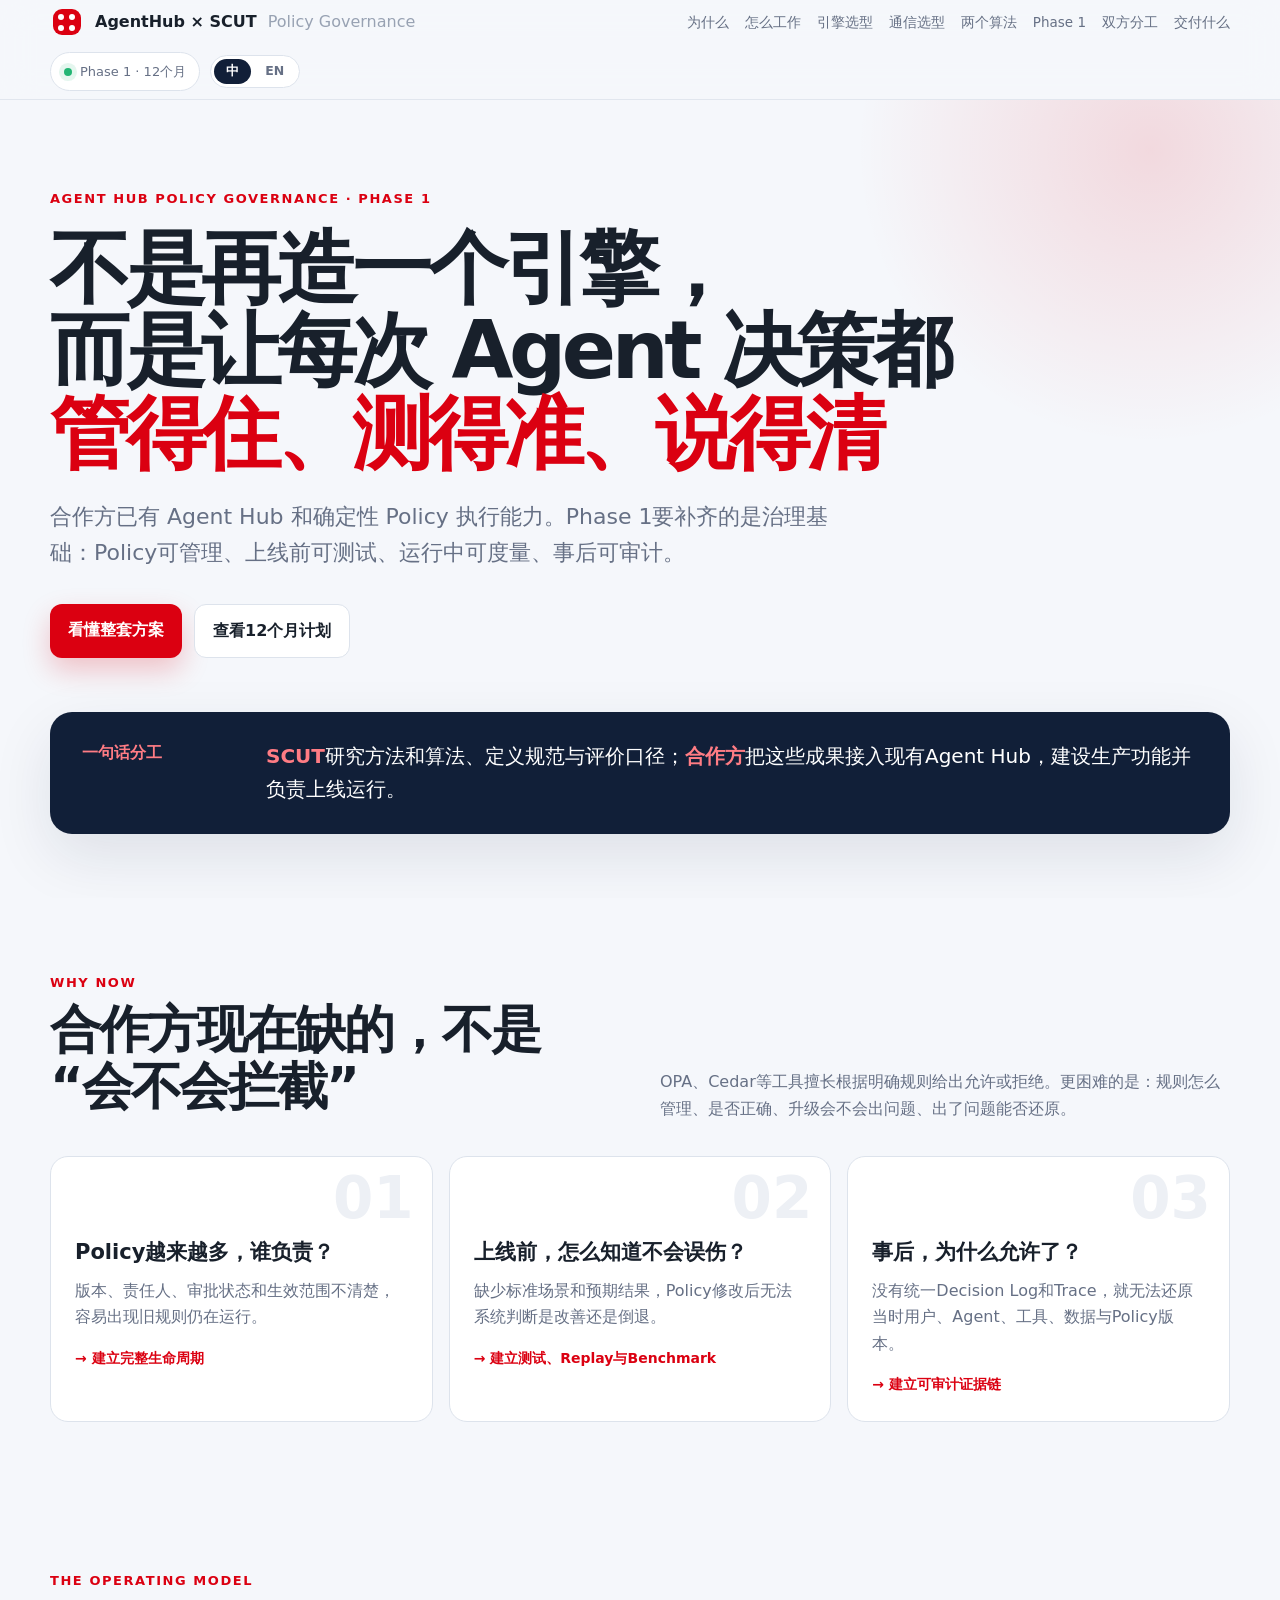
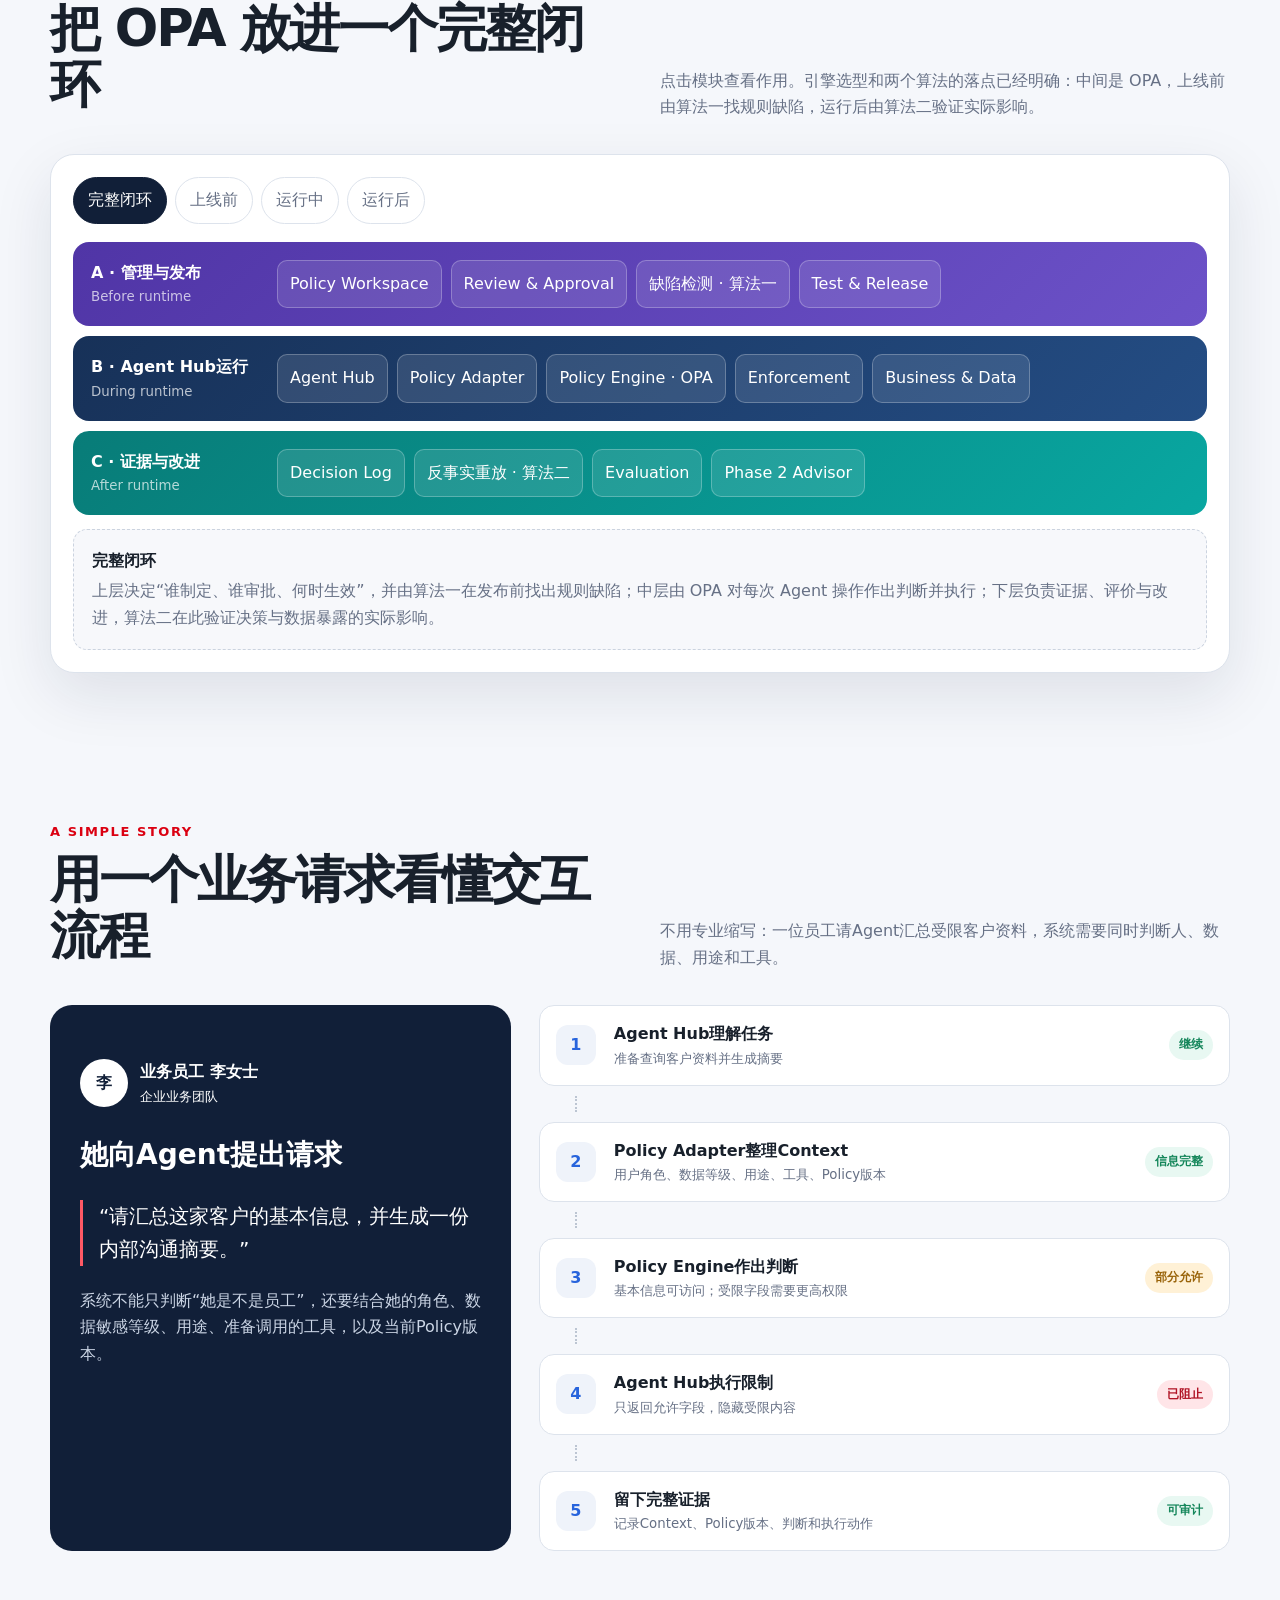
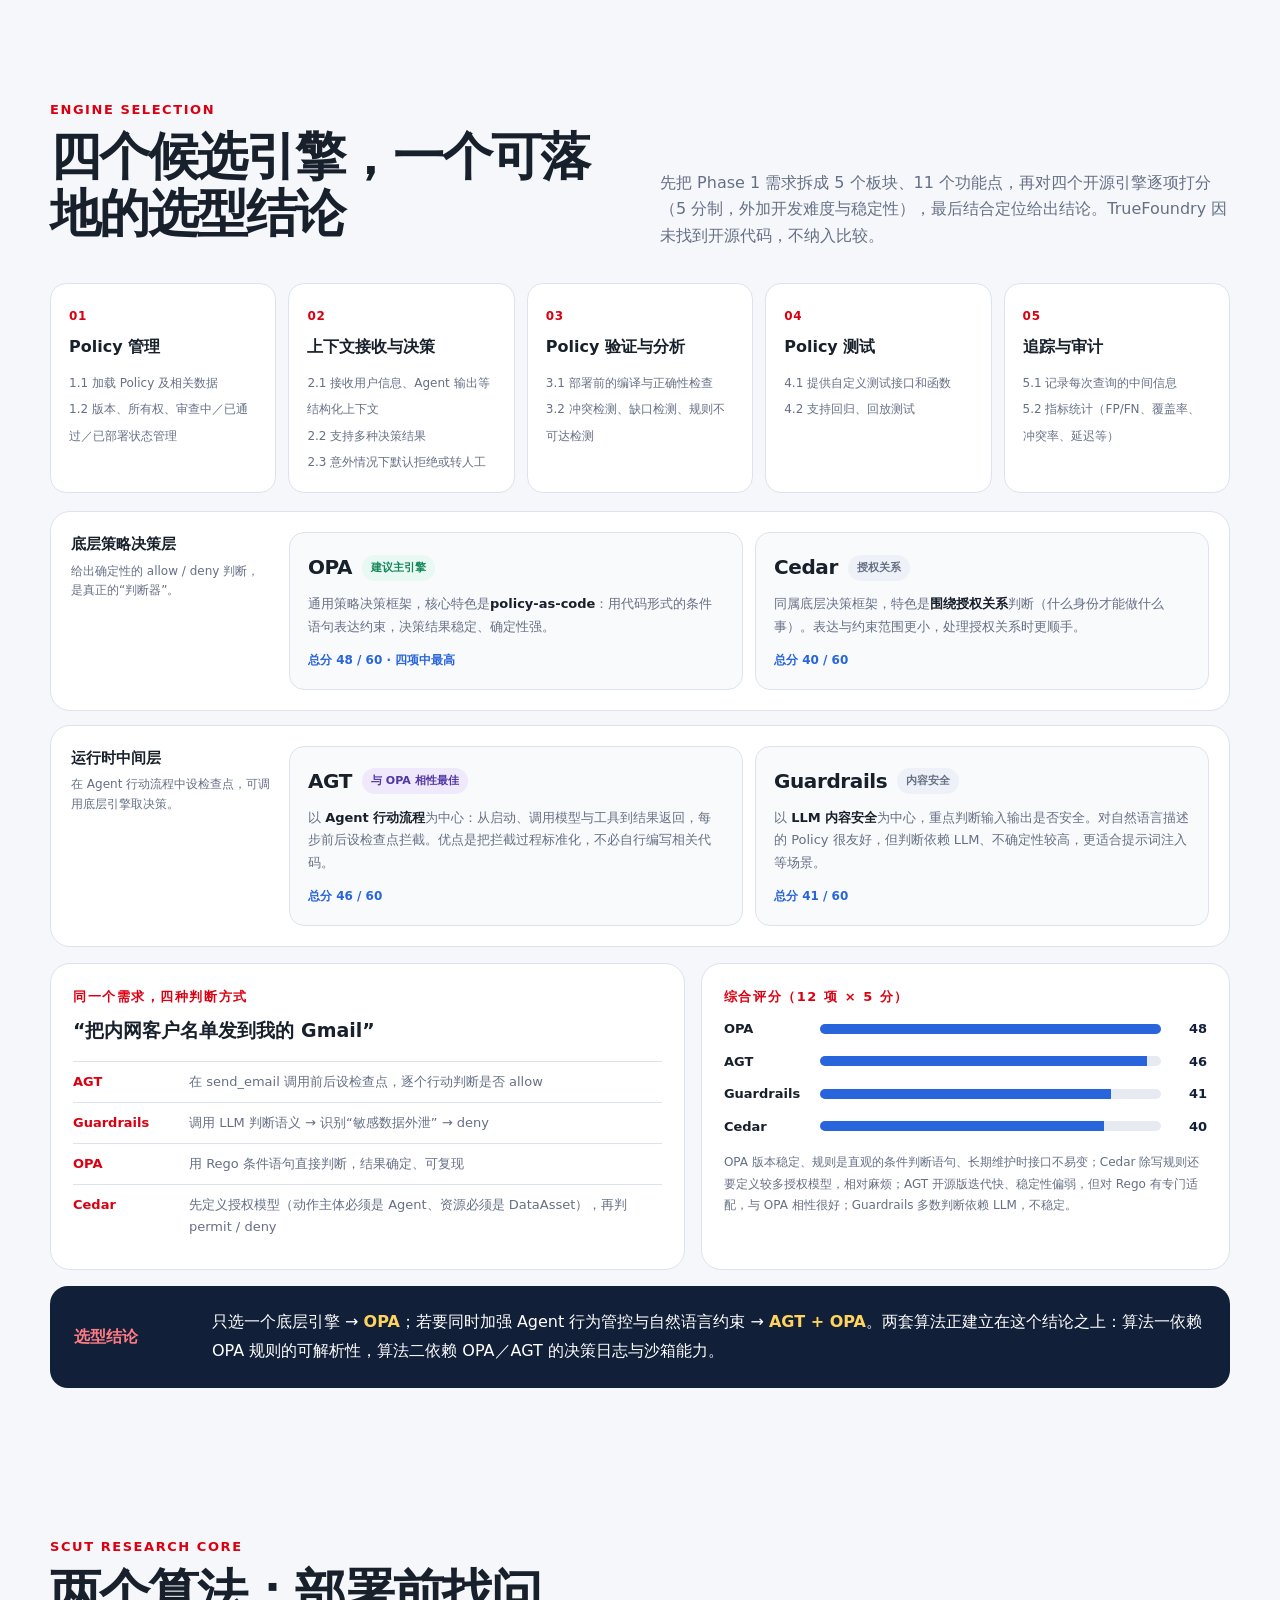
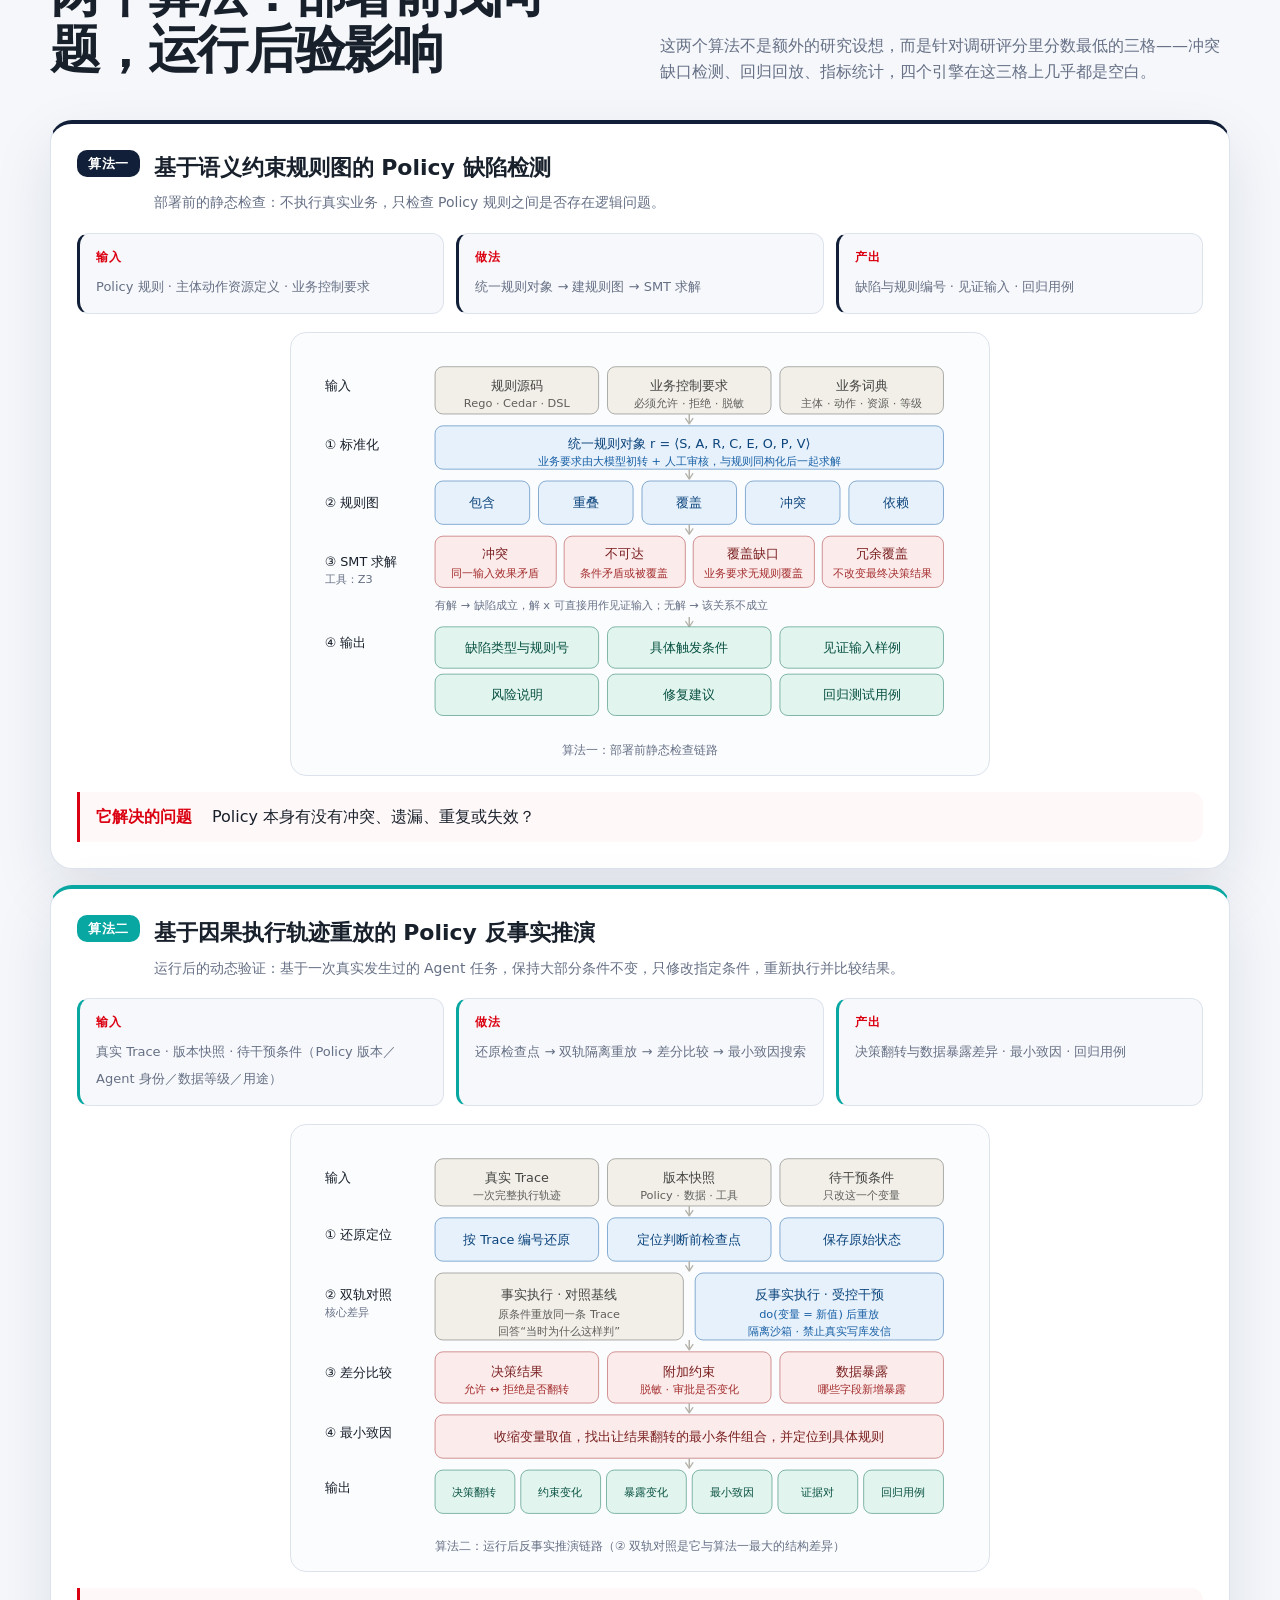
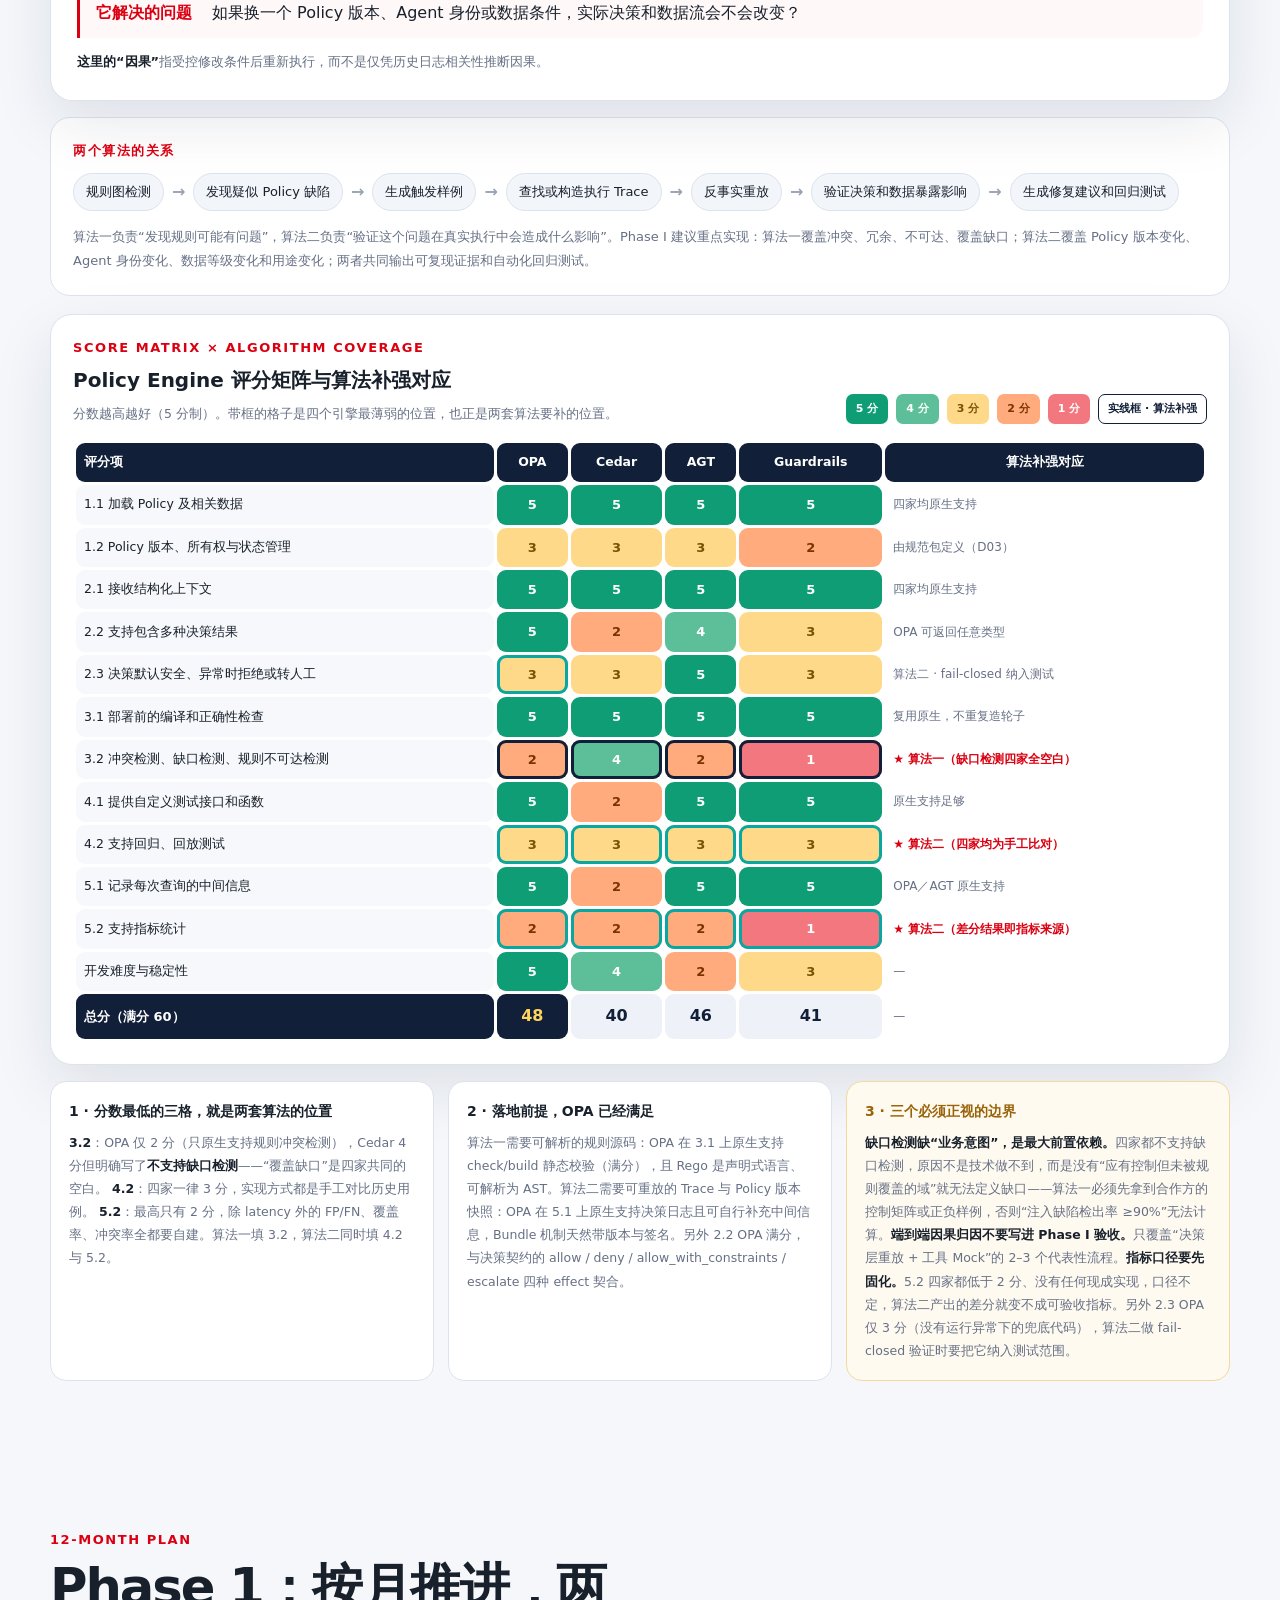
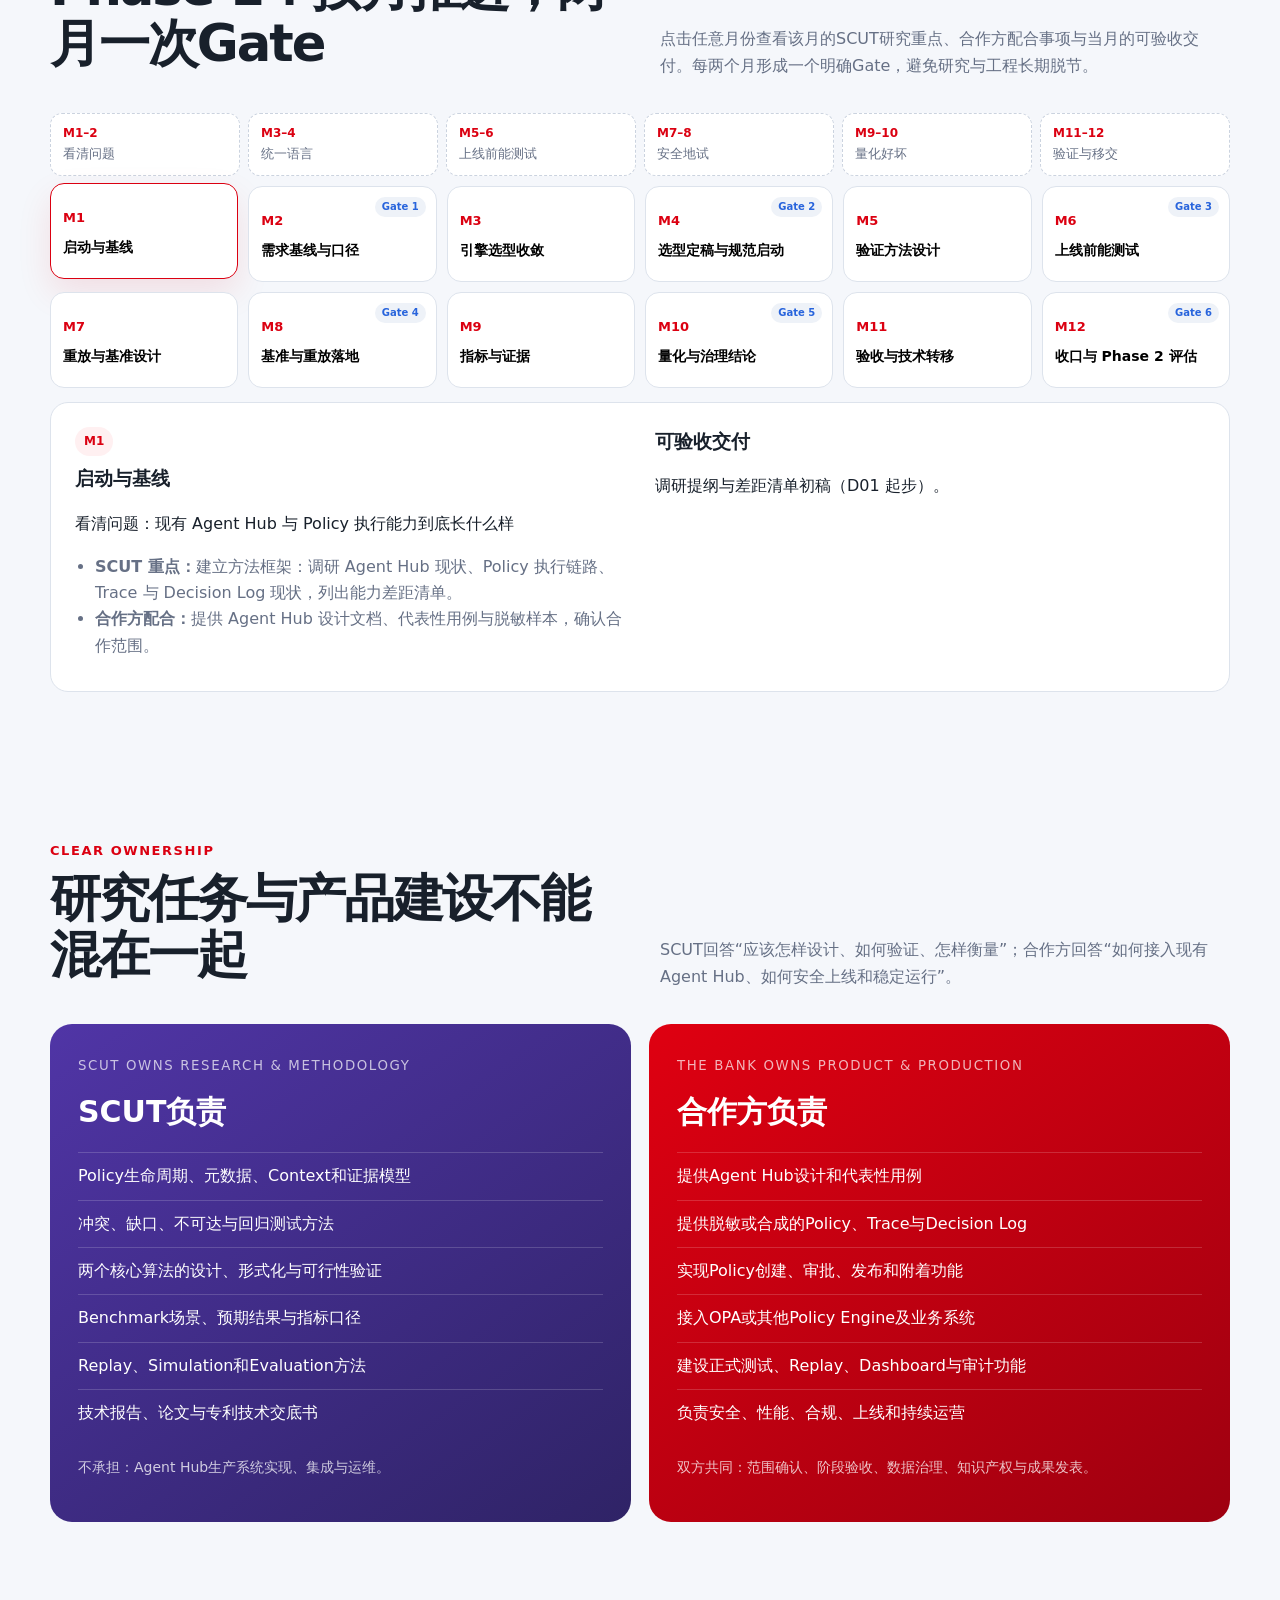
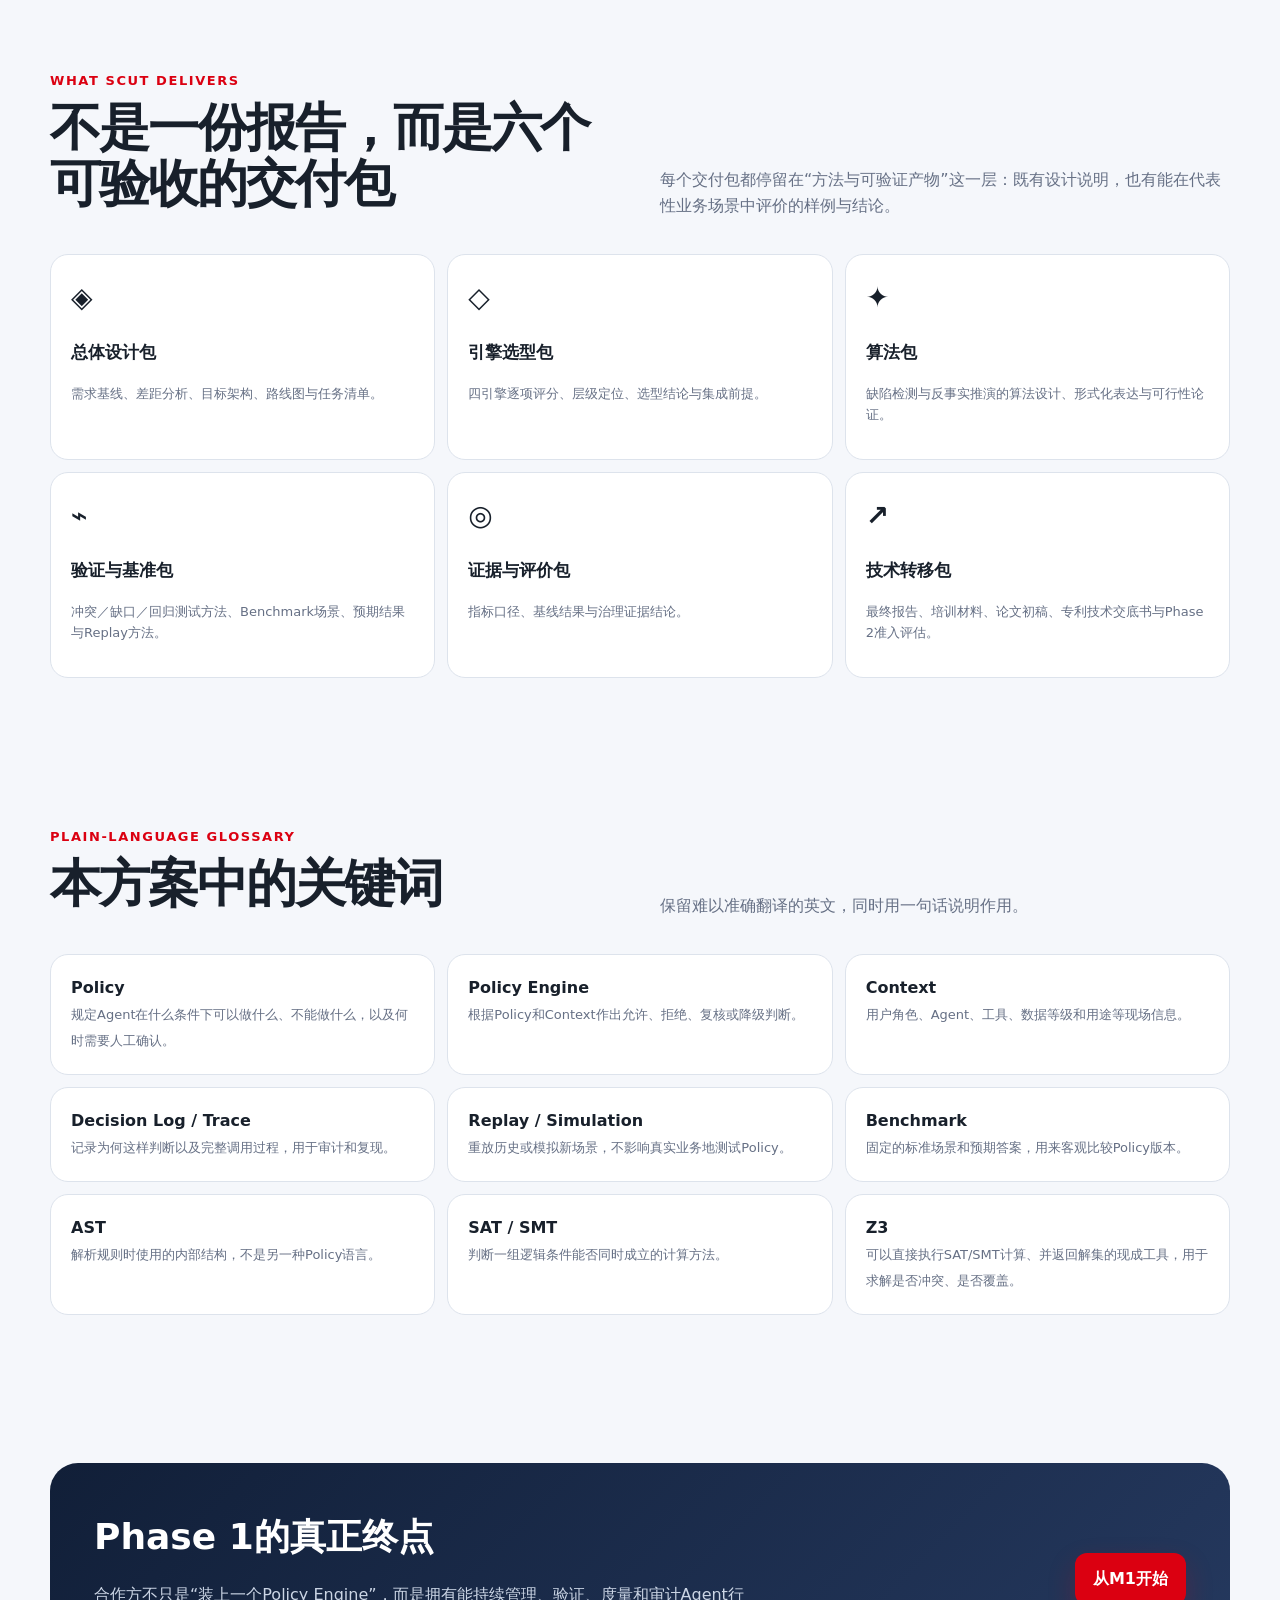
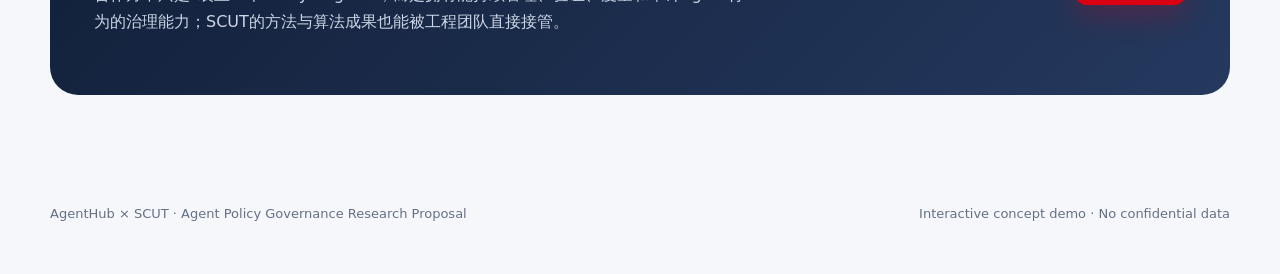
<file: phase1-policy-demo/index.html>
<!doctype html>
<html lang="zh-CN">
<head>
  <meta charset="utf-8">
  <meta name="viewport" content="width=device-width,initial-scale=1">
  <meta name="description" content="AgentHub × SCUT Agent Hub Policy Governance Phase 1" data-i18n="page.desc" data-i18n-attr="content">
  <title>AgentHub × SCUT · Policy Governance Phase 1</title>
  <link rel="stylesheet" href="styles.css">
</head>
<body>
  <header class="topbar"><div class="wrap nav">
    <div class="brand"><span class="mark"></span><b>AgentHub × SCUT</b><span>Policy Governance</span></div>
    <nav><a href="#why" data-i18n="nav.why">为什么</a><a href="#architecture" data-i18n="nav.work">怎么工作</a><a href="#engines" data-i18n="nav.engines">引擎选型</a><a href="Agent通信消息队列选型汇报.html" data-i18n="nav.mq">通信选型</a><a href="#algorithms" data-i18n="nav.algorithms">两个算法</a><a href="#plan" data-i18n="nav.plan">Phase 1</a><a href="#roles" data-i18n="nav.roles">双方分工</a><a href="#deliverables" data-i18n="nav.deliver">交付什么</a></nav>
    <div class="nav-right">
      <span class="pill"><i></i><span data-i18n="nav.pill">Phase 1 · 12个月</span></span>
      <div class="lang-switch" role="group" aria-label="Language">
        <button type="button" data-lang="zh" class="active">中</button>
        <button type="button" data-lang="en">EN</button>
      </div>
    </div>
  </div></header>
  <main>
    <section class="hero"><div class="wrap">
      <div class="eyebrow">Agent Hub Policy Governance · Phase 1</div>
      <h1 data-i18n="hero.h1">不是再造一个引擎，<br>而是让每次 Agent 决策都<br><em>管得住、测得准、说得清</em></h1>
      <p class="lead" data-i18n="hero.lead">合作方已有 Agent Hub 和确定性 Policy 执行能力。Phase 1要补齐的是治理基础：Policy可管理、上线前可测试、运行中可度量、事后可审计。</p>
      <div class="actions"><a class="primary" href="#architecture" data-i18n="hero.cta1">看懂整套方案</a><a class="secondary" href="#plan" data-i18n="hero.cta2">查看12个月计划</a></div>
      <div class="one-line"><b data-i18n="hero.oneline.label">一句话分工</b><p data-i18n="hero.oneline.body"><strong>SCUT</strong>研究方法和算法、定义规范与评价口径；<strong>合作方</strong>把这些成果接入现有Agent Hub，建设生产功能并负责上线运行。</p></div>
    </div></section>
    <section id="why"><div class="wrap">
      <div class="section-head"><div><div class="eyebrow">Why now</div><h2 data-i18n="why.h2">合作方现在缺的，不是“会不会拦截”</h2></div><p data-i18n="why.p">OPA、Cedar等工具擅长根据明确规则给出允许或拒绝。更困难的是：规则怎么管理、是否正确、升级会不会出问题、出了问题能否还原。</p></div>
      <div class="problem-grid">
        <article class="problem"><span class="num">01</span><h3 data-i18n="why.p1.h">Policy越来越多，谁负责？</h3><p data-i18n="why.p1.p">版本、责任人、审批状态和生效范围不清楚，容易出现旧规则仍在运行。</p><b data-i18n="why.p1.b">→ 建立完整生命周期</b></article>
        <article class="problem"><span class="num">02</span><h3 data-i18n="why.p2.h">上线前，怎么知道不会误伤？</h3><p data-i18n="why.p2.p">缺少标准场景和预期结果，Policy修改后无法系统判断是改善还是倒退。</p><b data-i18n="why.p2.b">→ 建立测试、Replay与Benchmark</b></article>
        <article class="problem"><span class="num">03</span><h3 data-i18n="why.p3.h">事后，为什么允许了？</h3><p data-i18n="why.p3.p">没有统一Decision Log和Trace，就无法还原当时用户、Agent、工具、数据与Policy版本。</p><b data-i18n="why.p3.b">→ 建立可审计证据链</b></article>
      </div>
    </div></section>
    <section id="architecture"><div class="wrap">
      <div class="section-head"><div><div class="eyebrow">The operating model</div><h2 data-i18n="arch.h2">把 OPA 放进一个完整闭环</h2></div><p data-i18n="arch.p">点击模块查看作用。引擎选型和两个算法的落点已经明确：中间是 OPA，上线前由算法一找规则缺陷，运行后由算法二验证实际影响。</p></div>
      <div class="arch">
        <div class="arch-tabs"><button class="active" data-view="all" data-i18n="arch.tab.all">完整闭环</button><button data-view="before" data-i18n="arch.tab.before">上线前</button><button data-view="runtime" data-i18n="arch.tab.runtime">运行中</button><button data-view="after" data-i18n="arch.tab.after">运行后</button></div>
        <div class="layer layer-a" data-stage="before"><div class="layer-title"><span data-i18n="arch.layerA.title">A · 管理与发布</span><small data-i18n="arch.layerA.sub">Before runtime</small></div><div class="nodes"><button data-i18n="n.workspace.label" data-i18n-title="n.workspace.title" data-i18n-copy="n.workspace.copy" data-title="Policy Workspace" data-copy="统一创建和维护Policy，记录责任人、版本、适用范围与变更原因。">Policy Workspace</button><button data-i18n="n.review.label" data-i18n-title="n.review.title" data-i18n-copy="n.review.copy" data-title="Review &amp; Approval" data-copy="Policy必须经过评审与审批，才能从草稿进入测试或生产。">Review &amp; Approval</button><button data-i18n="n.defect.label" data-i18n-title="n.defect.title" data-i18n-copy="n.defect.copy" data-title="缺陷检测 · 算法一" data-copy="部署前检查规则冲突、不可达、冗余覆盖与业务覆盖缺口，输出缺陷位置与见证输入；编译与正确性校验复用OPA原生check/build，不重复造轮子。">缺陷检测 · 算法一</button><button data-i18n="n.release.label" data-i18n-title="n.release.title" data-i18n-copy="n.release.copy" data-title="Test &amp; Release" data-copy="使用标准测试集验证结果，再按受控流程发布到Agent Hub。">Test &amp; Release</button></div></div>
        <div class="layer layer-b" data-stage="runtime"><div class="layer-title"><span data-i18n="arch.layerB.title">B · Agent Hub运行</span><small data-i18n="arch.layerB.sub">During runtime</small></div><div class="nodes"><button data-i18n="n.hub.label" data-i18n-title="n.hub.title" data-i18n-copy="n.hub.copy" data-title="Agent Hub" data-copy="接收业务请求，编排Agent、模型、工具和数据系统，是现有业务底座。">Agent Hub</button><button data-i18n="n.adapter.label" data-i18n-title="n.adapter.title" data-i18n-copy="n.adapter.copy" data-title="Policy Adapter" data-copy="把用户、Agent、工具、数据等级和业务场景整理成统一格式。">Policy Adapter</button><button data-i18n="n.opa.label" data-i18n-title="n.opa.title" data-i18n-copy="n.opa.copy" data-title="Policy Engine · OPA" data-copy="选型结论：OPA为主引擎，依据明确Policy返回允许、拒绝、人工复核或降级处理；若要同时加强Agent行为管控与自然语言约束，可叠加AGT。">Policy Engine · OPA</button><button data-i18n="n.enforce.label" data-i18n-title="n.enforce.title" data-i18n-copy="n.enforce.copy" data-title="Enforcement" data-copy="真正放行工具调用、阻止请求、隐藏敏感内容，或转交人工。">Enforcement</button><button data-i18n="n.biz.label" data-i18n-title="n.biz.title" data-i18n-copy="n.biz.copy" data-title="Business &amp; Data" data-copy="Agent最终调用的业务服务、工具和数据资源；通过Policy判断后才能访问。">Business &amp; Data</button></div></div>
        <div class="layer layer-c" data-stage="after"><div class="layer-title"><span data-i18n="arch.layerC.title">C · 证据与改进</span><small data-i18n="arch.layerC.sub">After runtime</small></div><div class="nodes"><button data-i18n="n.log.label" data-i18n-title="n.log.title" data-i18n-copy="n.log.copy" data-title="Decision Log" data-copy="记录每次判断使用的Context、Policy版本、结果和原因，是算法二重放的事实来源。">Decision Log</button><button data-i18n="n.replay.label" data-i18n-title="n.replay.title" data-i18n-copy="n.replay.copy" data-title="反事实重放 · 算法二" data-copy="基于真实Trace与Policy版本快照，在隔离沙箱中只修改指定条件重跑，比较事实与反事实执行的差异，并定位导致结果翻转的最小致因。">反事实重放 · 算法二</button><button data-i18n="n.eval.label" data-i18n-title="n.eval.title" data-i18n-copy="n.eval.copy" data-title="Evaluation" data-copy="用重放产生的差分结果计算覆盖率、误拦截、漏拦截、延迟和人工复核负担。">Evaluation</button><button data-i18n="n.advisor.label" data-i18n-title="n.advisor.title" data-i18n-copy="n.advisor.copy" data-title="Phase 2 Advisor" data-copy="Phase 1成熟后再研究智能Policy建议；先建议、后审批。">Phase 2 Advisor</button></div></div>
        <div class="detail" id="archDetail"><strong data-i18n="av.all.title">完整闭环</strong><span data-i18n="av.all.copy">上层决定“谁制定、谁审批、何时生效”，并由算法一在发布前找出规则缺陷；中层由 OPA 对每次 Agent 操作作出判断并执行；下层负责证据、评价与改进，算法二在此验证决策与数据暴露的实际影响。</span></div>
      </div>
    </div></section>

    <section><div class="wrap">
      <div class="section-head"><div><div class="eyebrow">A simple story</div><h2 data-i18n="story.h2">用一个业务请求看懂交互流程</h2></div><p data-i18n="story.p">不用专业缩写：一位员工请Agent汇总受限客户资料，系统需要同时判断人、数据、用途和工具。</p></div>
      <div class="story">
        <article class="story-copy"><div class="persona"><span>李</span><div><b data-i18n="story.persona.name">业务员工 李女士</b><small data-i18n="story.persona.role">企业业务团队</small></div></div><h3 data-i18n="story.h3">她向Agent提出请求</h3><blockquote data-i18n="story.quote">“请汇总这家客户的基本信息，并生成一份内部沟通摘要。”</blockquote><p data-i18n="story.body">系统不能只判断“她是不是员工”，还要结合她的角色、数据敏感等级、用途、准备调用的工具，以及当前Policy版本。</p></article>
        <div class="flow">
          <div class="flow-step"><i>1</i><div><b data-i18n="story.s1.b">Agent Hub理解任务</b><small data-i18n="story.s1.s">准备查询客户资料并生成摘要</small></div><span class="status ok" data-i18n="story.s1.st">继续</span></div>
          <div class="arrow"></div><div class="flow-step"><i>2</i><div><b data-i18n="story.s2.b">Policy Adapter整理Context</b><small data-i18n="story.s2.s">用户角色、数据等级、用途、工具、Policy版本</small></div><span class="status ok" data-i18n="story.s2.st">信息完整</span></div>
          <div class="arrow"></div><div class="flow-step"><i>3</i><div><b data-i18n="story.s3.b">Policy Engine作出判断</b><small data-i18n="story.s3.s">基本信息可访问；受限字段需要更高权限</small></div><span class="status review" data-i18n="story.s3.st">部分允许</span></div>
          <div class="arrow"></div><div class="flow-step"><i>4</i><div><b data-i18n="story.s4.b">Agent Hub执行限制</b><small data-i18n="story.s4.s">只返回允许字段，隐藏受限内容</small></div><span class="status blocked" data-i18n="story.s4.st">已阻止</span></div>
          <div class="arrow"></div><div class="flow-step"><i>5</i><div><b data-i18n="story.s5.b">留下完整证据</b><small data-i18n="story.s5.s">记录Context、Policy版本、判断和执行动作</small></div><span class="status ok" data-i18n="story.s5.st">可审计</span></div>
        </div>
      </div>
    </div></section>

    <section id="engines"><div class="wrap">
      <div class="section-head"><div><div class="eyebrow">Engine selection</div><h2 data-i18n="eng.h2">四个候选引擎，一个可落地的选型结论</h2></div><p data-i18n="eng.p">先把 Phase 1 需求拆成 5 个板块、11 个功能点，再对四个开源引擎逐项打分（5 分制，外加开发难度与稳定性），最后结合定位给出结论。TrueFoundry 因未找到开源代码，不纳入比较。</p></div>
      <div class="req-grid">
        <article><span>01</span><b data-i18n="eng.req1.b">Policy 管理</b><small data-i18n="eng.req1.s">1.1 加载 Policy 及相关数据<br>1.2 版本、所有权、审查中／已通过／已部署状态管理</small></article>
        <article><span>02</span><b data-i18n="eng.req2.b">上下文接收与决策</b><small data-i18n="eng.req2.s">2.1 接收用户信息、Agent 输出等结构化上下文<br>2.2 支持多种决策结果<br>2.3 意外情况下默认拒绝或转人工</small></article>
        <article><span>03</span><b data-i18n="eng.req3.b">Policy 验证与分析</b><small data-i18n="eng.req3.s">3.1 部署前的编译与正确性检查<br>3.2 冲突检测、缺口检测、规则不可达检测</small></article>
        <article><span>04</span><b data-i18n="eng.req4.b">Policy 测试</b><small data-i18n="eng.req4.s">4.1 提供自定义测试接口和函数<br>4.2 支持回归、回放测试</small></article>
        <article><span>05</span><b data-i18n="eng.req5.b">追踪与审计</b><small data-i18n="eng.req5.s">5.1 记录每次查询的中间信息<br>5.2 指标统计（FP/FN、覆盖率、冲突率、延迟等）</small></article>
      </div>

      <div class="eng-tiers">
        <div class="eng-tier">
          <div class="tier-label"><b data-i18n="eng.tier1.b">底层策略决策层</b><small data-i18n="eng.tier1.s">给出确定性的 allow / deny 判断，是真正的“判断器”。</small></div>
          <div class="eng-cards">
            <article class="eng"><header><h3>OPA</h3><span class="badge rec" data-i18n="eng.opa.badge">建议主引擎</span></header><p data-i18n="eng.opa.p">通用策略决策框架，核心特色是<b>policy-as-code</b>：用代码形式的条件语句表达约束，决策结果稳定、确定性强。</p><small data-i18n="eng.opa.s">总分 48 / 60 · 四项中最高</small></article>
            <article class="eng"><header><h3>Cedar</h3><span class="badge" data-i18n="eng.cedar.badge">授权关系</span></header><p data-i18n="eng.cedar.p">同属底层决策框架，特色是<b>围绕授权关系</b>判断（什么身份才能做什么事）。表达与约束范围更小，处理授权关系时更顺手。</p><small data-i18n="eng.cedar.s">总分 40 / 60</small></article>
          </div>
        </div>
        <div class="eng-tier">
          <div class="tier-label"><b data-i18n="eng.tier2.b">运行时中间层</b><small data-i18n="eng.tier2.s">在 Agent 行动流程中设检查点，可调用底层引擎取决策。</small></div>
          <div class="eng-cards">
            <article class="eng"><header><h3>AGT</h3><span class="badge alt" data-i18n="eng.agt.badge">与 OPA 相性最佳</span></header><p data-i18n="eng.agt.p">以 <b>Agent 行动流程</b>为中心：从启动、调用模型与工具到结果返回，每步前后设检查点拦截。优点是把拦截过程标准化，不必自行编写相关代码。</p><small data-i18n="eng.agt.s">总分 46 / 60</small></article>
            <article class="eng"><header><h3>Guardrails</h3><span class="badge" data-i18n="eng.guard.badge">内容安全</span></header><p data-i18n="eng.guard.p">以 <b>LLM 内容安全</b>为中心，重点判断输入输出是否安全。对自然语言描述的 Policy 很友好，但判断依赖 LLM、不确定性较高，更适合提示词注入等场景。</p><small data-i18n="eng.guard.s">总分 41 / 60</small></article>
          </div>
        </div>
      </div>

      <div class="eng-bottom">
        <div class="eng-example">
          <div class="eyebrow" data-i18n="eng.ex.eyebrow">同一个需求，四种判断方式</div>
          <h3 data-i18n="eng.ex.h3">“把内网客户名单发到我的 Gmail”</h3>
          <ul>
            <li><b>AGT</b><span data-i18n="eng.ex.agt">在 send_email 调用前后设检查点，逐个行动判断是否 allow</span></li>
            <li><b>Guardrails</b><span data-i18n="eng.ex.guard">调用 LLM 判断语义 → 识别“敏感数据外泄” → deny</span></li>
            <li><b>OPA</b><span data-i18n="eng.ex.opa">用 Rego 条件语句直接判断，结果确定、可复现</span></li>
            <li><b>Cedar</b><span data-i18n="eng.ex.cedar">先定义授权模型（动作主体必须是 Agent、资源必须是 DataAsset），再判 permit / deny</span></li>
          </ul>
        </div>
        <div class="eng-score">
          <div class="eyebrow" data-i18n="eng.score.eyebrow">综合评分（12 项 × 5 分）</div>
          <div class="es-row"><b>OPA</b><i style="--w:100%"></i><span>48</span></div>
          <div class="es-row"><b>AGT</b><i style="--w:95.8%"></i><span>46</span></div>
          <div class="es-row"><b>Guardrails</b><i style="--w:85.4%"></i><span>41</span></div>
          <div class="es-row"><b>Cedar</b><i style="--w:83.3%"></i><span>40</span></div>
          <p class="es-note" data-i18n="eng.score.note">OPA 版本稳定、规则是直观的条件判断语句、长期维护时接口不易变；Cedar 除写规则还要定义较多授权模型，相对麻烦；AGT 开源版迭代快、稳定性偏弱，但对 Rego 有专门适配，与 OPA 相性很好；Guardrails 多数判断依赖 LLM，不稳定。</p>
        </div>
      </div>

      <div class="conclusion"><b data-i18n="eng.concl.b">选型结论</b><p data-i18n="eng.concl.p">只选一个底层引擎 → <strong>OPA</strong>；若要同时加强 Agent 行为管控与自然语言约束 → <strong>AGT + OPA</strong>。两套算法正建立在这个结论之上：算法一依赖 OPA 规则的可解析性，算法二依赖 OPA／AGT 的决策日志与沙箱能力。</p></div>
    </div></section>

    <section id="algorithms"><div class="wrap">
      <div class="section-head"><div><div class="eyebrow">SCUT research core</div><h2 data-i18n="alg.h2">两个算法：部署前找问题，运行后验影响</h2></div><p data-i18n="alg.p">这两个算法不是额外的研究设想，而是针对调研评分里分数最低的三格——冲突缺口检测、回归回放、指标统计，四个引擎在这三格上几乎都是空白。</p></div>

      <div class="algos">
        <article class="algo a1">
          <header><span class="num" data-i18n="alg1.num">算法一</span><div><h3 data-i18n="alg1.h3">基于语义约束规则图的 Policy 缺陷检测</h3><p data-i18n="alg1.p">部署前的静态检查：不执行真实业务，只检查 Policy 规则之间是否存在逻辑问题。</p></div></header>
          <div class="algo-chips">
            <div><b data-i18n="alg1.in.b">输入</b><span data-i18n="alg1.in.s">Policy 规则 · 主体动作资源定义 · 业务控制要求</span></div>
            <div><b data-i18n="alg1.do.b">做法</b><span data-i18n="alg1.do.s">统一规则对象 → 建规则图 → SMT 求解</span></div>
            <div><b data-i18n="alg1.out.b">产出</b><span data-i18n="alg1.out.s">缺陷与规则编号 · 见证输入 · 回归用例</span></div>
          </div>
          <figure class="algo-fig">
            <svg width="100%" viewBox="0 0 680 392" xmlns="http://www.w3.org/2000/svg" role="img">
              <title data-i18n="a1.svg.title">算法一 基于语义约束规则图的 Policy 缺陷检测框架</title>
              <desc data-i18n="a1.svg.desc">输入规则源码与业务控制要求，标准化为统一规则对象，构建规则图，用 SMT 求解冲突、不可达、覆盖缺口、冗余覆盖四类缺陷，输出缺陷位置与见证输入。</desc>
              <defs><marker id="arr1" viewBox="0 0 10 10" refX="8" refY="5" markerWidth="6" markerHeight="6" orient="auto-start-reverse"><path d="M2 1L8 5L2 9" fill="none" stroke="context-stroke" stroke-width="1.5" stroke-linecap="round" stroke-linejoin="round"/></marker></defs>
              <text x="20" y="44" font-size="13" font-weight="500" fill="#18202b" data-i18n="a1.svg.in">输入</text>
              <rect x="132" y="20" width="166" height="48" rx="8" fill="#F1EFE8" stroke="#5F5E5A" stroke-width="0.5"/>
              <text x="215" y="39" font-size="13" font-weight="500" fill="#444441" text-anchor="middle" dominant-baseline="central" data-i18n="a1.svg.src">规则源码</text>
              <text x="215" y="57" font-size="11.5" fill="#5F5E5A" text-anchor="middle" dominant-baseline="central" data-i18n="a1.svg.srcSub">Rego · Cedar · DSL</text>
              <rect x="307" y="20" width="166" height="48" rx="8" fill="#F1EFE8" stroke="#5F5E5A" stroke-width="0.5"/>
              <text x="390" y="39" font-size="13" font-weight="500" fill="#444441" text-anchor="middle" dominant-baseline="central" data-i18n="a1.svg.req">业务控制要求</text>
              <text x="390" y="57" font-size="11.5" fill="#5F5E5A" text-anchor="middle" dominant-baseline="central" data-i18n="a1.svg.reqSub">必须允许 · 拒绝 · 脱敏</text>
              <rect x="482" y="20" width="166" height="48" rx="8" fill="#F1EFE8" stroke="#5F5E5A" stroke-width="0.5"/>
              <text x="565" y="39" font-size="13" font-weight="500" fill="#444441" text-anchor="middle" dominant-baseline="central" data-i18n="a1.svg.dict">业务词典</text>
              <text x="565" y="57" font-size="11.5" fill="#5F5E5A" text-anchor="middle" dominant-baseline="central" data-i18n="a1.svg.dictSub">主体 · 动作 · 资源 · 等级</text>
              <line x1="390" y1="68" x2="390" y2="78" stroke="#b4b2a9" stroke-width="1.5" marker-end="url(#arr1)"/>
              <text x="20" y="104" font-size="13" font-weight="500" fill="#18202b" data-i18n="a1.svg.s1">① 标准化</text>
              <rect x="132" y="80" width="516" height="44" rx="8" fill="#E6F1FB" stroke="#185FA5" stroke-width="0.5"/>
              <text x="390" y="98" font-size="13" font-weight="500" fill="#0C447C" text-anchor="middle" dominant-baseline="central" data-i18n="a1.svg.norm">统一规则对象   r = ⟨S, A, R, C, E, O, P, V⟩</text>
              <text x="390" y="116" font-size="11.5" fill="#185FA5" text-anchor="middle" dominant-baseline="central" data-i18n="a1.svg.normSub">业务要求由大模型初转 + 人工审核，与规则同构化后一起求解</text>
              <line x1="390" y1="124" x2="390" y2="134" stroke="#b4b2a9" stroke-width="1.5" marker-end="url(#arr1)"/>
              <text x="20" y="162" font-size="13" font-weight="500" fill="#18202b" data-i18n="a1.svg.s2">② 规则图</text>
              <rect x="132" y="136" width="96" height="44" rx="8" fill="#E6F1FB" stroke="#185FA5" stroke-width="0.5"/>
              <text x="180" y="158" font-size="13" font-weight="500" fill="#0C447C" text-anchor="middle" dominant-baseline="central" data-i18n="a1.svg.g1">包含</text>
              <rect x="237" y="136" width="96" height="44" rx="8" fill="#E6F1FB" stroke="#185FA5" stroke-width="0.5"/>
              <text x="285" y="158" font-size="13" font-weight="500" fill="#0C447C" text-anchor="middle" dominant-baseline="central" data-i18n="a1.svg.g2">重叠</text>
              <rect x="342" y="136" width="96" height="44" rx="8" fill="#E6F1FB" stroke="#185FA5" stroke-width="0.5"/>
              <text x="390" y="158" font-size="13" font-weight="500" fill="#0C447C" text-anchor="middle" dominant-baseline="central" data-i18n="a1.svg.g3">覆盖</text>
              <rect x="447" y="136" width="96" height="44" rx="8" fill="#E6F1FB" stroke="#185FA5" stroke-width="0.5"/>
              <text x="495" y="158" font-size="13" font-weight="500" fill="#0C447C" text-anchor="middle" dominant-baseline="central" data-i18n="a1.svg.g4">冲突</text>
              <rect x="552" y="136" width="96" height="44" rx="8" fill="#E6F1FB" stroke="#185FA5" stroke-width="0.5"/>
              <text x="600" y="158" font-size="13" font-weight="500" fill="#0C447C" text-anchor="middle" dominant-baseline="central" data-i18n="a1.svg.g5">依赖</text>
              <line x1="390" y1="180" x2="390" y2="190" stroke="#b4b2a9" stroke-width="1.5" marker-end="url(#arr1)"/>
              <text x="20" y="222" font-size="13" font-weight="500" fill="#18202b" data-i18n="a1.svg.s3">③ SMT 求解</text>
              <text x="20" y="240" font-size="11.5" fill="#667085" data-i18n="a1.svg.tool">工具：Z3</text>
              <rect x="132" y="192" width="123" height="52" rx="8" fill="#FCEBEB" stroke="#A32D2D" stroke-width="0.5"/>
              <text x="193" y="210" font-size="13" font-weight="500" fill="#791F1F" text-anchor="middle" dominant-baseline="central" data-i18n="a1.svg.d1">冲突</text>
              <text x="193" y="229" font-size="11.5" fill="#A32D2D" text-anchor="middle" dominant-baseline="central" data-i18n="a1.svg.d1s">同一输入效果矛盾</text>
              <rect x="263" y="192" width="123" height="52" rx="8" fill="#FCEBEB" stroke="#A32D2D" stroke-width="0.5"/>
              <text x="324" y="210" font-size="13" font-weight="500" fill="#791F1F" text-anchor="middle" dominant-baseline="central" data-i18n="a1.svg.d2">不可达</text>
              <text x="324" y="229" font-size="11.5" fill="#A32D2D" text-anchor="middle" dominant-baseline="central" data-i18n="a1.svg.d2s">条件矛盾或被覆盖</text>
              <rect x="394" y="192" width="123" height="52" rx="8" fill="#FCEBEB" stroke="#A32D2D" stroke-width="0.5"/>
              <text x="455" y="210" font-size="13" font-weight="500" fill="#791F1F" text-anchor="middle" dominant-baseline="central" data-i18n="a1.svg.d3">覆盖缺口</text>
              <text x="455" y="229" font-size="11.5" fill="#A32D2D" text-anchor="middle" dominant-baseline="central" data-i18n="a1.svg.d3s">业务要求无规则覆盖</text>
              <rect x="525" y="192" width="123" height="52" rx="8" fill="#FCEBEB" stroke="#A32D2D" stroke-width="0.5"/>
              <text x="586" y="210" font-size="13" font-weight="500" fill="#791F1F" text-anchor="middle" dominant-baseline="central" data-i18n="a1.svg.d4">冗余覆盖</text>
              <text x="586" y="229" font-size="11.5" fill="#A32D2D" text-anchor="middle" dominant-baseline="central" data-i18n="a1.svg.d4s">不改变最终决策结果</text>
              <text x="132" y="266" font-size="11.5" fill="#667085" data-i18n="a1.svg.solve">有解 → 缺陷成立，解 x 可直接用作见证输入；无解 → 该关系不成立</text>
              <line x1="390" y1="274" x2="390" y2="284" stroke="#b4b2a9" stroke-width="1.5" marker-end="url(#arr1)"/>
              <text x="20" y="305" font-size="13" font-weight="500" fill="#18202b" data-i18n="a1.svg.s4">④ 输出</text>
              <rect x="132" y="284" width="166" height="42" rx="8" fill="#E1F5EE" stroke="#0F6E56" stroke-width="0.5"/>
              <text x="215" y="305" font-size="13" font-weight="500" fill="#085041" text-anchor="middle" dominant-baseline="central" data-i18n="a1.svg.o1">缺陷类型与规则号</text>
              <rect x="307" y="284" width="166" height="42" rx="8" fill="#E1F5EE" stroke="#0F6E56" stroke-width="0.5"/>
              <text x="390" y="305" font-size="13" font-weight="500" fill="#085041" text-anchor="middle" dominant-baseline="central" data-i18n="a1.svg.o2">具体触发条件</text>
              <rect x="482" y="284" width="166" height="42" rx="8" fill="#E1F5EE" stroke="#0F6E56" stroke-width="0.5"/>
              <text x="565" y="305" font-size="13" font-weight="500" fill="#085041" text-anchor="middle" dominant-baseline="central" data-i18n="a1.svg.o3">见证输入样例</text>
              <rect x="132" y="332" width="166" height="42" rx="8" fill="#E1F5EE" stroke="#0F6E56" stroke-width="0.5"/>
              <text x="215" y="353" font-size="13" font-weight="500" fill="#085041" text-anchor="middle" dominant-baseline="central" data-i18n="a1.svg.o4">风险说明</text>
              <rect x="307" y="332" width="166" height="42" rx="8" fill="#E1F5EE" stroke="#0F6E56" stroke-width="0.5"/>
              <text x="390" y="353" font-size="13" font-weight="500" fill="#085041" text-anchor="middle" dominant-baseline="central" data-i18n="a1.svg.o5">修复建议</text>
              <rect x="482" y="332" width="166" height="42" rx="8" fill="#E1F5EE" stroke="#0F6E56" stroke-width="0.5"/>
              <text x="565" y="353" font-size="13" font-weight="500" fill="#085041" text-anchor="middle" dominant-baseline="central" data-i18n="a1.svg.o6">回归测试用例</text>
            </svg>
            <figcaption data-i18n="alg1.cap">算法一：部署前静态检查链路</figcaption>
          </figure>
          <div class="algo-q"><b data-i18n="alg1.q.b">它解决的问题</b><span data-i18n="alg1.q.s">Policy 本身有没有冲突、遗漏、重复或失效？</span></div>
        </article>

        <article class="algo a2">
          <header><span class="num" data-i18n="alg2.num">算法二</span><div><h3 data-i18n="alg2.h3">基于因果执行轨迹重放的 Policy 反事实推演</h3><p data-i18n="alg2.p">运行后的动态验证：基于一次真实发生过的 Agent 任务，保持大部分条件不变，只修改指定条件，重新执行并比较结果。</p></div></header>
          <div class="algo-chips">
            <div><b data-i18n="alg2.in.b">输入</b><span data-i18n="alg2.in.s">真实 Trace · 版本快照 · 待干预条件（Policy 版本／Agent 身份／数据等级／用途）</span></div>
            <div><b data-i18n="alg2.do.b">做法</b><span data-i18n="alg2.do.s">还原检查点 → 双轨隔离重放 → 差分比较 → 最小致因搜索</span></div>
            <div><b data-i18n="alg2.out.b">产出</b><span data-i18n="alg2.out.s">决策翻转与数据暴露差异 · 最小致因 · 回归用例</span></div>
          </div>
          <figure class="algo-fig">
            <svg width="100%" viewBox="0 0 680 396" xmlns="http://www.w3.org/2000/svg" role="img">
              <title data-i18n="a2.svg.title">算法二 基于因果执行轨迹重放的 Policy 反事实推演框架</title>
              <desc data-i18n="a2.svg.desc">输入真实 Trace、版本快照与待干预条件，还原执行过程并定位 Policy 检查点，在事实执行与反事实执行两条轨道上隔离重放，比较决策与数据暴露差异，再通过最小致因搜索输出可审计证据与回归用例。</desc>
              <defs><marker id="arr2" viewBox="0 0 10 10" refX="8" refY="5" markerWidth="6" markerHeight="6" orient="auto-start-reverse"><path d="M2 1L8 5L2 9" fill="none" stroke="context-stroke" stroke-width="1.5" stroke-linecap="round" stroke-linejoin="round"/></marker></defs>
              <text x="20" y="44" font-size="13" font-weight="500" fill="#18202b" data-i18n="a2.svg.in">输入</text>
              <rect x="132" y="20" width="166" height="48" rx="8" fill="#F1EFE8" stroke="#5F5E5A" stroke-width="0.5"/>
              <text x="215" y="39" font-size="13" font-weight="500" fill="#444441" text-anchor="middle" dominant-baseline="central" data-i18n="a2.svg.trace">真实 Trace</text>
              <text x="215" y="57" font-size="11.5" fill="#5F5E5A" text-anchor="middle" dominant-baseline="central" data-i18n="a2.svg.traceSub">一次完整执行轨迹</text>
              <rect x="307" y="20" width="166" height="48" rx="8" fill="#F1EFE8" stroke="#5F5E5A" stroke-width="0.5"/>
              <text x="390" y="39" font-size="13" font-weight="500" fill="#444441" text-anchor="middle" dominant-baseline="central" data-i18n="a2.svg.snap">版本快照</text>
              <text x="390" y="57" font-size="11.5" fill="#5F5E5A" text-anchor="middle" dominant-baseline="central" data-i18n="a2.svg.snapSub">Policy · 数据 · 工具</text>
              <rect x="482" y="20" width="166" height="48" rx="8" fill="#F1EFE8" stroke="#5F5E5A" stroke-width="0.5"/>
              <text x="565" y="39" font-size="13" font-weight="500" fill="#444441" text-anchor="middle" dominant-baseline="central" data-i18n="a2.svg.iv">待干预条件</text>
              <text x="565" y="57" font-size="11.5" fill="#5F5E5A" text-anchor="middle" dominant-baseline="central" data-i18n="a2.svg.ivSub">只改这一个变量</text>
              <line x1="390" y1="68" x2="390" y2="78" stroke="#b4b2a9" stroke-width="1.5" marker-end="url(#arr2)"/>
              <text x="20" y="102" font-size="13" font-weight="500" fill="#18202b" data-i18n="a2.svg.s1">① 还原定位</text>
              <rect x="132" y="80" width="166" height="44" rx="8" fill="#E6F1FB" stroke="#185FA5" stroke-width="0.5"/>
              <text x="215" y="102" font-size="13" font-weight="500" fill="#0C447C" text-anchor="middle" dominant-baseline="central" data-i18n="a2.svg.r1">按 Trace 编号还原</text>
              <rect x="307" y="80" width="166" height="44" rx="8" fill="#E6F1FB" stroke="#185FA5" stroke-width="0.5"/>
              <text x="390" y="102" font-size="13" font-weight="500" fill="#0C447C" text-anchor="middle" dominant-baseline="central" data-i18n="a2.svg.r2">定位判断前检查点</text>
              <rect x="482" y="80" width="166" height="44" rx="8" fill="#E6F1FB" stroke="#185FA5" stroke-width="0.5"/>
              <text x="565" y="102" font-size="13" font-weight="500" fill="#0C447C" text-anchor="middle" dominant-baseline="central" data-i18n="a2.svg.r3">保存原始状态</text>
              <line x1="390" y1="124" x2="390" y2="134" stroke="#b4b2a9" stroke-width="1.5" marker-end="url(#arr2)"/>
              <text x="20" y="162" font-size="13" font-weight="500" fill="#18202b" data-i18n="a2.svg.s2">② 双轨对照</text>
              <text x="20" y="180" font-size="11.5" fill="#667085" data-i18n="a2.svg.s2s">核心差异</text>
              <rect x="132" y="136" width="252" height="68" rx="8" fill="#F1EFE8" stroke="#5F5E5A" stroke-width="0.5"/>
              <text x="258" y="158" font-size="13" font-weight="500" fill="#444441" text-anchor="middle" dominant-baseline="central" data-i18n="a2.svg.f1">事实执行 · 对照基线</text>
              <text x="258" y="178" font-size="11.5" fill="#5F5E5A" text-anchor="middle" dominant-baseline="central" data-i18n="a2.svg.f1s">原条件重放同一条 Trace</text>
              <text x="258" y="195" font-size="11.5" fill="#5F5E5A" text-anchor="middle" dominant-baseline="central" data-i18n="a2.svg.f1t">回答“当时为什么这样判”</text>
              <rect x="396" y="136" width="252" height="68" rx="8" fill="#E6F1FB" stroke="#185FA5" stroke-width="0.5"/>
              <text x="522" y="158" font-size="13" font-weight="500" fill="#0C447C" text-anchor="middle" dominant-baseline="central" data-i18n="a2.svg.c1">反事实执行 · 受控干预</text>
              <text x="522" y="178" font-size="11.5" fill="#185FA5" text-anchor="middle" dominant-baseline="central" data-i18n="a2.svg.c1s">do(变量 = 新值) 后重放</text>
              <text x="522" y="195" font-size="11.5" fill="#185FA5" text-anchor="middle" dominant-baseline="central" data-i18n="a2.svg.c1t">隔离沙箱 · 禁止真实写库发信</text>
              <line x1="390" y1="204" x2="390" y2="214" stroke="#b4b2a9" stroke-width="1.5" marker-end="url(#arr2)"/>
              <text x="20" y="242" font-size="13" font-weight="500" fill="#18202b" data-i18n="a2.svg.s3">③ 差分比较</text>
              <rect x="132" y="216" width="166" height="52" rx="8" fill="#FCEBEB" stroke="#A32D2D" stroke-width="0.5"/>
              <text x="215" y="236" font-size="13" font-weight="500" fill="#791F1F" text-anchor="middle" dominant-baseline="central" data-i18n="a2.svg.d1">决策结果</text>
              <text x="215" y="254" font-size="11.5" fill="#A32D2D" text-anchor="middle" dominant-baseline="central" data-i18n="a2.svg.d1s">允许 ↔ 拒绝是否翻转</text>
              <rect x="307" y="216" width="166" height="52" rx="8" fill="#FCEBEB" stroke="#A32D2D" stroke-width="0.5"/>
              <text x="390" y="236" font-size="13" font-weight="500" fill="#791F1F" text-anchor="middle" dominant-baseline="central" data-i18n="a2.svg.d2">附加约束</text>
              <text x="390" y="254" font-size="11.5" fill="#A32D2D" text-anchor="middle" dominant-baseline="central" data-i18n="a2.svg.d2s">脱敏 · 审批是否变化</text>
              <rect x="482" y="216" width="166" height="52" rx="8" fill="#FCEBEB" stroke="#A32D2D" stroke-width="0.5"/>
              <text x="565" y="236" font-size="13" font-weight="500" fill="#791F1F" text-anchor="middle" dominant-baseline="central" data-i18n="a2.svg.d3">数据暴露</text>
              <text x="565" y="254" font-size="11.5" fill="#A32D2D" text-anchor="middle" dominant-baseline="central" data-i18n="a2.svg.d3s">哪些字段新增暴露</text>
              <line x1="390" y1="268" x2="390" y2="278" stroke="#b4b2a9" stroke-width="1.5" marker-end="url(#arr2)"/>
              <text x="20" y="302" font-size="13" font-weight="500" fill="#18202b" data-i18n="a2.svg.s4">④ 最小致因</text>
              <rect x="132" y="280" width="516" height="44" rx="8" fill="#FCEBEB" stroke="#A32D2D" stroke-width="0.5"/>
              <text x="390" y="302" font-size="13" font-weight="500" fill="#791F1F" text-anchor="middle" dominant-baseline="central" data-i18n="a2.svg.min">收缩变量取值，找出让结果翻转的最小条件组合，并定位到具体规则</text>
              <line x1="390" y1="324" x2="390" y2="334" stroke="#b4b2a9" stroke-width="1.5" marker-end="url(#arr2)"/>
              <text x="20" y="358" font-size="13" font-weight="500" fill="#18202b" data-i18n="a2.svg.out">输出</text>
              <rect x="132" y="336" width="81" height="44" rx="8" fill="#E1F5EE" stroke="#0F6E56" stroke-width="0.5"/>
              <text x="172" y="358" font-size="11.5" font-weight="500" fill="#085041" text-anchor="middle" dominant-baseline="central" data-i18n="a2.svg.o1">决策翻转</text>
              <rect x="219" y="336" width="81" height="44" rx="8" fill="#E1F5EE" stroke="#0F6E56" stroke-width="0.5"/>
              <text x="259" y="358" font-size="11.5" font-weight="500" fill="#085041" text-anchor="middle" dominant-baseline="central" data-i18n="a2.svg.o2">约束变化</text>
              <rect x="306" y="336" width="81" height="44" rx="8" fill="#E1F5EE" stroke="#0F6E56" stroke-width="0.5"/>
              <text x="346" y="358" font-size="11.5" font-weight="500" fill="#085041" text-anchor="middle" dominant-baseline="central" data-i18n="a2.svg.o3">暴露变化</text>
              <rect x="393" y="336" width="81" height="44" rx="8" fill="#E1F5EE" stroke="#0F6E56" stroke-width="0.5"/>
              <text x="433" y="358" font-size="11.5" font-weight="500" fill="#085041" text-anchor="middle" dominant-baseline="central" data-i18n="a2.svg.o4">最小致因</text>
              <rect x="480" y="336" width="81" height="44" rx="8" fill="#E1F5EE" stroke="#0F6E56" stroke-width="0.5"/>
              <text x="520" y="358" font-size="11.5" font-weight="500" fill="#085041" text-anchor="middle" dominant-baseline="central" data-i18n="a2.svg.o5">证据对</text>
              <rect x="567" y="336" width="81" height="44" rx="8" fill="#E1F5EE" stroke="#0F6E56" stroke-width="0.5"/>
              <text x="607" y="358" font-size="11.5" font-weight="500" fill="#085041" text-anchor="middle" dominant-baseline="central" data-i18n="a2.svg.o6">回归用例</text>
            </svg>
            <figcaption data-i18n="alg2.cap">算法二：运行后反事实推演链路（② 双轨对照是它与算法一最大的结构差异）</figcaption>
          </figure>
          <div class="algo-q"><b data-i18n="alg2.q.b">它解决的问题</b><span data-i18n="alg2.q.s">如果换一个 Policy 版本、Agent 身份或数据条件，实际决策和数据流会不会改变？</span></div>
          <p class="algo-foot" data-i18n="alg2.foot"><b>这里的“因果”</b>指受控修改条件后重新执行，而不是仅凭历史日志相关性推断因果。</p>
        </article>
      </div>

      <div class="algo-link">
        <div class="eyebrow" data-i18n="link.eyebrow">两个算法的关系</div>
        <div class="chain">
          <span data-i18n="link.c1">规则图检测</span><i>→</i><span data-i18n="link.c2">发现疑似 Policy 缺陷</span><i>→</i><span data-i18n="link.c3">生成触发样例</span><i>→</i><span data-i18n="link.c4">查找或构造执行 Trace</span><i>→</i><span data-i18n="link.c5">反事实重放</span><i>→</i><span data-i18n="link.c6">验证决策和数据暴露影响</span><i>→</i><span data-i18n="link.c7">生成修复建议和回归测试</span>
        </div>
        <p data-i18n="link.p">算法一负责“发现规则可能有问题”，算法二负责“验证这个问题在真实执行中会造成什么影响”。Phase I 建议重点实现：算法一覆盖冲突、冗余、不可达、覆盖缺口；算法二覆盖 Policy 版本变化、Agent 身份变化、数据等级变化和用途变化；两者共同输出可复现证据和自动化回归测试。</p>
      </div>

      <div class="matrix-wrap">
        <div class="matrix-head">
          <div><div class="eyebrow">Score matrix × algorithm coverage</div><h3 data-i18n="mx.h3">Policy Engine 评分矩阵与算法补强对应</h3><p class="matrix-sub" data-i18n="mx.sub">分数越高越好（5 分制）。带框的格子是四个引擎最薄弱的位置，也正是两套算法要补的位置。</p></div>
          <div class="legend"><span class="lg s5" data-i18n="mx.lg5">5 分</span><span class="lg s4" data-i18n="mx.lg4">4 分</span><span class="lg s3" data-i18n="mx.lg3">3 分</span><span class="lg s2" data-i18n="mx.lg2">2 分</span><span class="lg s1" data-i18n="mx.lg1">1 分</span><span class="lg fill" data-i18n="mx.lgfix">实线框 · 算法补强</span></div>
        </div>
        <div class="table-scroll">
        <table class="matrix">
          <thead><tr><th data-i18n="mx.th.crit">评分项</th><th>OPA</th><th>Cedar</th><th>AGT</th><th>Guardrails</th><th data-i18n="mx.th.fix">算法补强对应</th></tr></thead>
          <tbody>
            <tr><th data-i18n="mx.r1">1.1 加载 Policy 及相关数据</th><td class="s5">5</td><td class="s5">5</td><td class="s5">5</td><td class="s5">5</td><td class="fix" data-i18n="mx.r1f">四家均原生支持</td></tr>
            <tr><th data-i18n="mx.r2">1.2 Policy 版本、所有权与状态管理</th><td class="s3">3</td><td class="s3">3</td><td class="s3">3</td><td class="s2">2</td><td class="fix" data-i18n="mx.r2f">由规范包定义（D03）</td></tr>
            <tr><th data-i18n="mx.r3">2.1 接收结构化上下文</th><td class="s5">5</td><td class="s5">5</td><td class="s5">5</td><td class="s5">5</td><td class="fix" data-i18n="mx.r3f">四家均原生支持</td></tr>
            <tr><th data-i18n="mx.r4">2.2 支持包含多种决策结果</th><td class="s5">5</td><td class="s2">2</td><td class="s4">4</td><td class="s3">3</td><td class="fix" data-i18n="mx.r4f">OPA 可返回任意类型</td></tr>
            <tr><th data-i18n="mx.r5">2.3 决策默认安全、异常时拒绝或转人工</th><td class="s3 hl2">3</td><td class="s3">3</td><td class="s5">5</td><td class="s3">3</td><td class="fix" data-i18n="mx.r5f">算法二 · fail-closed 纳入测试</td></tr>
            <tr><th data-i18n="mx.r6">3.1 部署前的编译和正确性检查</th><td class="s5">5</td><td class="s5">5</td><td class="s5">5</td><td class="s5">5</td><td class="fix" data-i18n="mx.r6f">复用原生，不重复造轮子</td></tr>
            <tr><th data-i18n="mx.r7">3.2 冲突检测、缺口检测、规则不可达检测</th><td class="s2 hl1">2</td><td class="s4 hl1">4</td><td class="s2 hl1">2</td><td class="s1 hl1">1</td><td class="fix star" data-i18n="mx.r7f">★ 算法一（缺口检测四家全空白）</td></tr>
            <tr><th data-i18n="mx.r8">4.1 提供自定义测试接口和函数</th><td class="s5">5</td><td class="s2">2</td><td class="s5">5</td><td class="s5">5</td><td class="fix" data-i18n="mx.r8f">原生支持足够</td></tr>
            <tr><th data-i18n="mx.r9">4.2 支持回归、回放测试</th><td class="s3 hl2">3</td><td class="s3 hl2">3</td><td class="s3 hl2">3</td><td class="s3 hl2">3</td><td class="fix star" data-i18n="mx.r9f">★ 算法二（四家均为手工比对）</td></tr>
            <tr><th data-i18n="mx.r10">5.1 记录每次查询的中间信息</th><td class="s5">5</td><td class="s2">2</td><td class="s5">5</td><td class="s5">5</td><td class="fix" data-i18n="mx.r10f">OPA／AGT 原生支持</td></tr>
            <tr><th data-i18n="mx.r11">5.2 支持指标统计</th><td class="s2 hl2">2</td><td class="s2 hl2">2</td><td class="s2 hl2">2</td><td class="s1 hl2">1</td><td class="fix star" data-i18n="mx.r11f">★ 算法二（差分结果即指标来源）</td></tr>
            <tr><th data-i18n="mx.r12">开发难度与稳定性</th><td class="s5">5</td><td class="s4">4</td><td class="s2">2</td><td class="s3">3</td><td class="fix">—</td></tr>
          </tbody>
          <tfoot><tr><th data-i18n="mx.tf">总分（满分 60）</th><td class="tot best">48</td><td class="tot">40</td><td class="tot">46</td><td class="tot">41</td><td class="fix">—</td></tr></tfoot>
        </table>
        </div>
      </div>

      <div class="matrix-note">
        <div class="mn"><b data-i18n="mx.n1.b">1 · 分数最低的三格，就是两套算法的位置</b><p data-i18n="mx.n1.p"><b>3.2</b>：OPA 仅 2 分（只原生支持规则冲突检测），Cedar 4 分但明确写了<b>不支持缺口检测</b>——“覆盖缺口”是四家共同的空白。 <b>4.2</b>：四家一律 3 分，实现方式都是手工对比历史用例。 <b>5.2</b>：最高只有 2 分，除 latency 外的 FP/FN、覆盖率、冲突率全都要自建。算法一填 3.2，算法二同时填 4.2 与 5.2。</p></div>
        <div class="mn"><b data-i18n="mx.n2.b">2 · 落地前提，OPA 已经满足</b><p data-i18n="mx.n2.p">算法一需要可解析的规则源码：OPA 在 3.1 上原生支持 check/build 静态校验（满分），且 Rego 是声明式语言、可解析为 AST。算法二需要可重放的 Trace 与 Policy 版本快照：OPA 在 5.1 上原生支持决策日志且可自行补充中间信息，Bundle 机制天然带版本与签名。另外 2.2 OPA 满分，与决策契约的 allow / deny / allow_with_constraints / escalate 四种 effect 契合。</p></div>
        <div class="mn warn"><b data-i18n="mx.n3.b">3 · 三个必须正视的边界</b><p data-i18n="mx.n3.p"><b>缺口检测缺“业务意图”，是最大前置依赖。</b>四家都不支持缺口检测，原因不是技术做不到，而是没有“应有控制但未被规则覆盖的域”就无法定义缺口——算法一必须先拿到合作方的控制矩阵或正负样例，否则“注入缺陷检出率 ≥90%”无法计算。<b>端到端因果归因不要写进 Phase I 验收。</b>只覆盖“决策层重放 + 工具 Mock”的 2–3 个代表性流程。<b>指标口径要先固化。</b>5.2 四家都低于 2 分、没有任何现成实现，口径不定，算法二产出的差分就变不成可验收指标。另外 2.3 OPA 仅 3 分（没有运行异常下的兜底代码），算法二做 fail-closed 验证时要把它纳入测试范围。</p></div>
      </div>
    </div></section>

    <section id="plan"><div class="wrap">
      <div class="section-head"><div><div class="eyebrow">12-month plan</div><h2 data-i18n="plan.h2">Phase 1：按月推进，两月一次Gate</h2></div><p data-i18n="plan.p">点击任意月份查看该月的SCUT研究重点、合作方配合事项与当月的可验收交付。每两个月形成一个明确Gate，避免研究与工程长期脱节。</p></div>
      <div class="plan-stages">
        <div class="stage-chip"><b data-i18n="plan.st1.b">M1–2</b><span data-i18n="plan.st1.s">看清问题</span></div>
        <div class="stage-chip"><b data-i18n="plan.st2.b">M3–4</b><span data-i18n="plan.st2.s">统一语言</span></div>
        <div class="stage-chip"><b data-i18n="plan.st3.b">M5–6</b><span data-i18n="plan.st3.s">上线前能测试</span></div>
        <div class="stage-chip"><b data-i18n="plan.st4.b">M7–8</b><span data-i18n="plan.st4.s">安全地试</span></div>
        <div class="stage-chip"><b data-i18n="plan.st5.b">M9–10</b><span data-i18n="plan.st5.s">量化好坏</span></div>
        <div class="stage-chip"><b data-i18n="plan.st6.b">M11–12</b><span data-i18n="plan.st6.s">验证与移交</span></div>
      </div>
      <div class="plan-months" id="planMonths"></div>
      <div class="phase-detail" id="phaseDetail"></div>
    </div></section>

    <section id="roles"><div class="wrap">
      <div class="section-head"><div><div class="eyebrow">Clear ownership</div><h2 data-i18n="roles.h2">研究任务与产品建设不能混在一起</h2></div><p data-i18n="roles.p">SCUT回答“应该怎样设计、如何验证、怎样衡量”；合作方回答“如何接入现有Agent Hub、如何安全上线和稳定运行”。</p></div>
      <div class="roles">
        <article class="role scut"><small>SCUT OWNS RESEARCH &amp; METHODOLOGY</small><h3 data-i18n="roles.scut.h3">SCUT负责</h3><ul><li data-i18n="roles.scut.li1">Policy生命周期、元数据、Context和证据模型</li><li data-i18n="roles.scut.li2">冲突、缺口、不可达与回归测试方法</li><li data-i18n="roles.scut.li3">两个核心算法的设计、形式化与可行性验证</li><li data-i18n="roles.scut.li4">Benchmark场景、预期结果与指标口径</li><li data-i18n="roles.scut.li5">Replay、Simulation和Evaluation方法</li><li data-i18n="roles.scut.li6">技术报告、论文与专利技术交底书</li></ul><p data-i18n="roles.scut.p">不承担：Agent Hub生产系统实现、集成与运维。</p></article>
        <article class="role bank"><small>THE BANK OWNS PRODUCT &amp; PRODUCTION</small><h3 data-i18n="roles.bank.h3">合作方负责</h3><ul><li data-i18n="roles.bank.li1">提供Agent Hub设计和代表性用例</li><li data-i18n="roles.bank.li2">提供脱敏或合成的Policy、Trace与Decision Log</li><li data-i18n="roles.bank.li3">实现Policy创建、审批、发布和附着功能</li><li data-i18n="roles.bank.li4">接入OPA或其他Policy Engine及业务系统</li><li data-i18n="roles.bank.li5">建设正式测试、Replay、Dashboard与审计功能</li><li data-i18n="roles.bank.li6">负责安全、性能、合规、上线和持续运营</li></ul><p data-i18n="roles.bank.p">双方共同：范围确认、阶段验收、数据治理、知识产权与成果发表。</p></article>
      </div>
    </div></section>

    <section id="deliverables"><div class="wrap">
      <div class="section-head"><div><div class="eyebrow">What SCUT delivers</div><h2 data-i18n="del.h2">不是一份报告，而是六个可验收的交付包</h2></div><p data-i18n="del.p">每个交付包都停留在“方法与可验证产物”这一层：既有设计说明，也有能在代表性业务场景中评价的样例与结论。</p></div>
      <div class="deliverables">
        <article><b>◈</b><h3 data-i18n="del.i1.h">总体设计包</h3><p data-i18n="del.i1.p">需求基线、差距分析、目标架构、路线图与任务清单。</p></article>
        <article><b>◇</b><h3 data-i18n="del.i2.h">引擎选型包</h3><p data-i18n="del.i2.p">四引擎逐项评分、层级定位、选型结论与集成前提。</p></article>
        <article><b>✦</b><h3 data-i18n="del.i3.h">算法包</h3><p data-i18n="del.i3.p">缺陷检测与反事实推演的算法设计、形式化表达与可行性论证。</p></article>
        <article><b>⌁</b><h3 data-i18n="del.i4.h">验证与基准包</h3><p data-i18n="del.i4.p">冲突／缺口／回归测试方法、Benchmark场景、预期结果与Replay方法。</p></article>
        <article><b>◎</b><h3 data-i18n="del.i5.h">证据与评价包</h3><p data-i18n="del.i5.p">指标口径、基线结果与治理证据结论。</p></article>
        <article><b>↗</b><h3 data-i18n="del.i6.h">技术转移包</h3><p data-i18n="del.i6.p">最终报告、培训材料、论文初稿、专利技术交底书与Phase 2准入评估。</p></article>
      </div>
    </div></section>

    <section><div class="wrap">
      <div class="section-head"><div><div class="eyebrow">Plain-language glossary</div><h2 data-i18n="gl.h2">本方案中的关键词</h2></div><p data-i18n="gl.p">保留难以准确翻译的英文，同时用一句话说明作用。</p></div>
      <div class="glossary"><article><b>Policy</b><span data-i18n="gl.i1.s">规定Agent在什么条件下可以做什么、不能做什么，以及何时需要人工确认。</span></article><article><b>Policy Engine</b><span data-i18n="gl.i2.s">根据Policy和Context作出允许、拒绝、复核或降级判断。</span></article><article><b>Context</b><span data-i18n="gl.i3.s">用户角色、Agent、工具、数据等级和用途等现场信息。</span></article><article><b>Decision Log / Trace</b><span data-i18n="gl.i4.s">记录为何这样判断以及完整调用过程，用于审计和复现。</span></article><article><b>Replay / Simulation</b><span data-i18n="gl.i5.s">重放历史或模拟新场景，不影响真实业务地测试Policy。</span></article><article><b>Benchmark</b><span data-i18n="gl.i6.s">固定的标准场景和预期答案，用来客观比较Policy版本。</span></article><article><b>AST</b><span data-i18n="gl.i7.s">解析规则时使用的内部结构，不是另一种Policy语言。</span></article><article><b>SAT / SMT</b><span data-i18n="gl.i8.s">判断一组逻辑条件能否同时成立的计算方法。</span></article><article><b>Z3</b><span data-i18n="gl.i9.s">可以直接执行SAT/SMT计算、并返回解集的现成工具，用于求解是否冲突、是否覆盖。</span></article></div>
    </div></section>

    <section><div class="wrap"><div class="cta"><div><h2 data-i18n="cta.h2">Phase 1的真正终点</h2><p data-i18n="cta.p">合作方不只是“装上一个Policy Engine”，而是拥有能持续管理、验证、度量和审计Agent行为的治理能力；SCUT的方法与算法成果也能被工程团队直接接管。</p></div><a class="primary" href="#plan" data-i18n="cta.link">从M1开始</a></div></div></section>
  </main>
  <footer><div class="wrap"><span data-i18n="footer.a">AgentHub × SCUT · Agent Policy Governance Research Proposal</span><span data-i18n="footer.b">Interactive concept demo · No confidential data</span></div></footer>
  <script src="i18n.js"></script>
  <script src="app.js"></script>
</body>
</html>
</file>
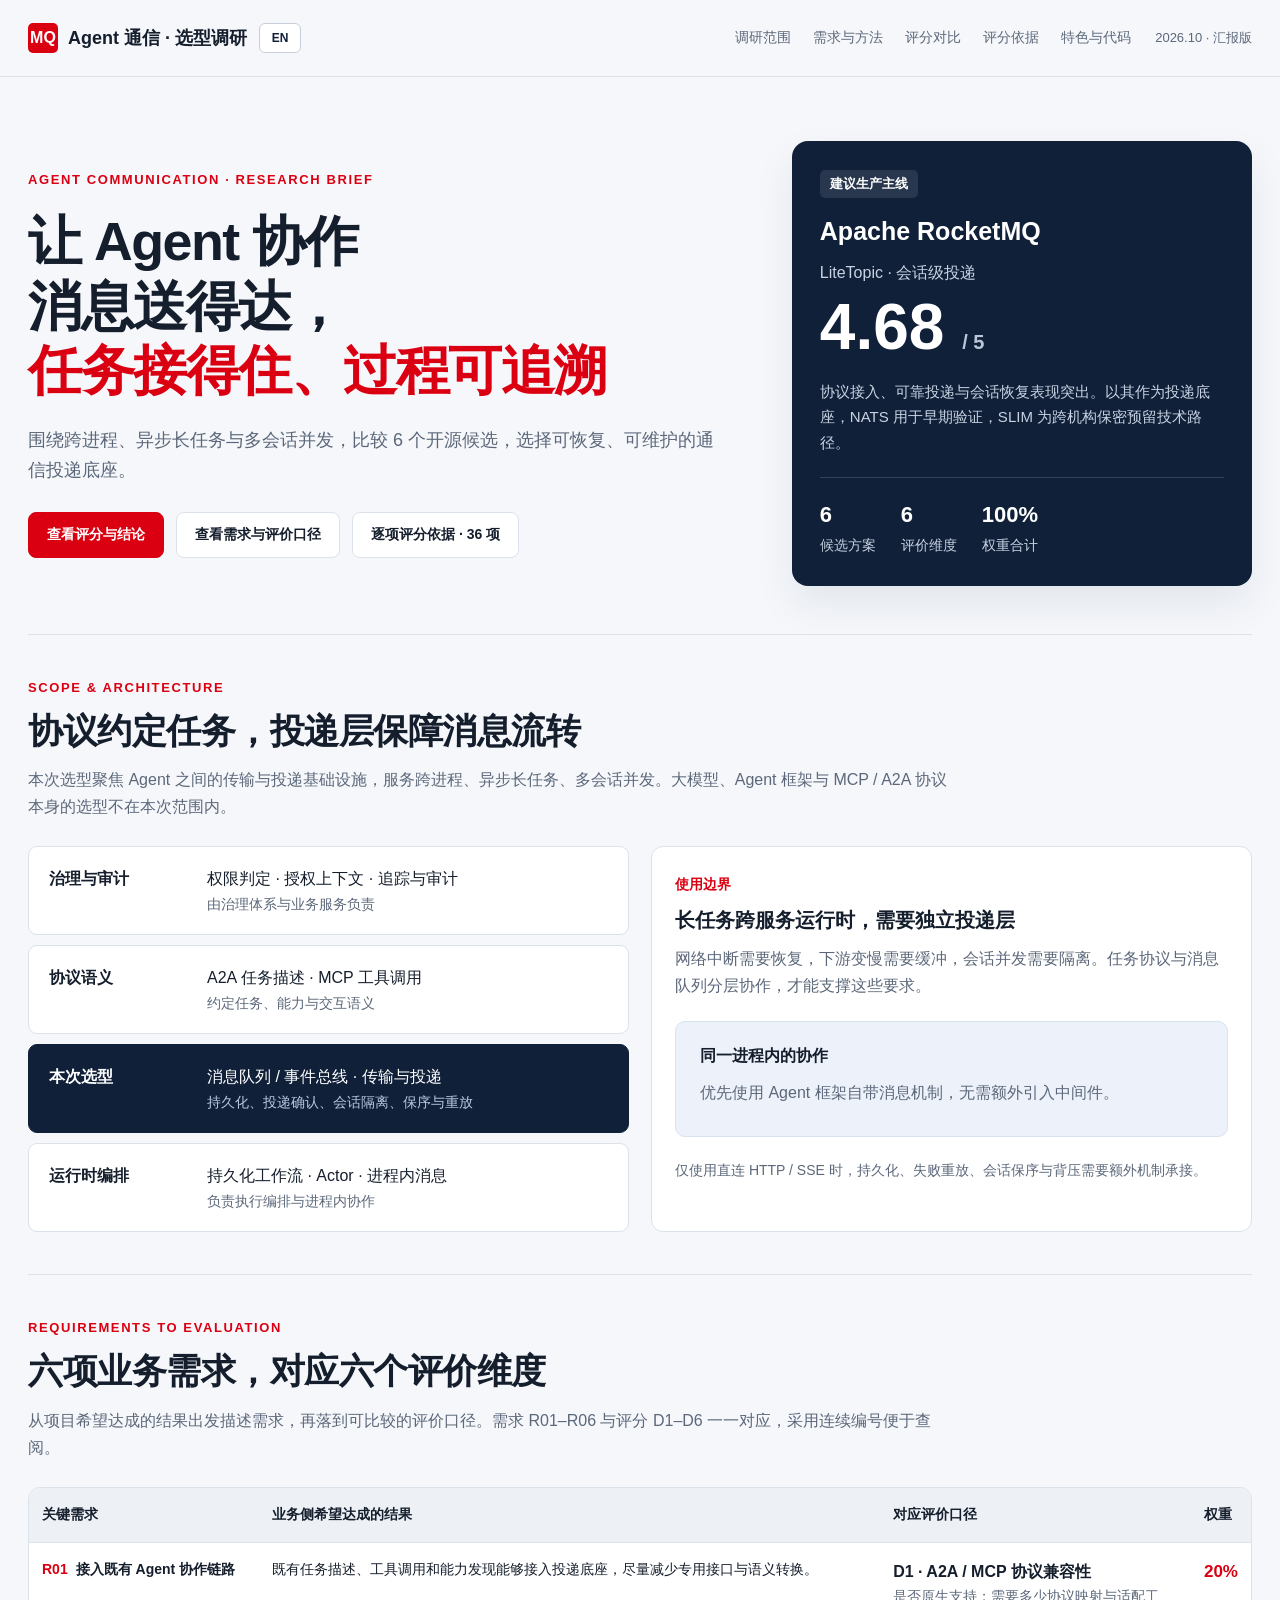
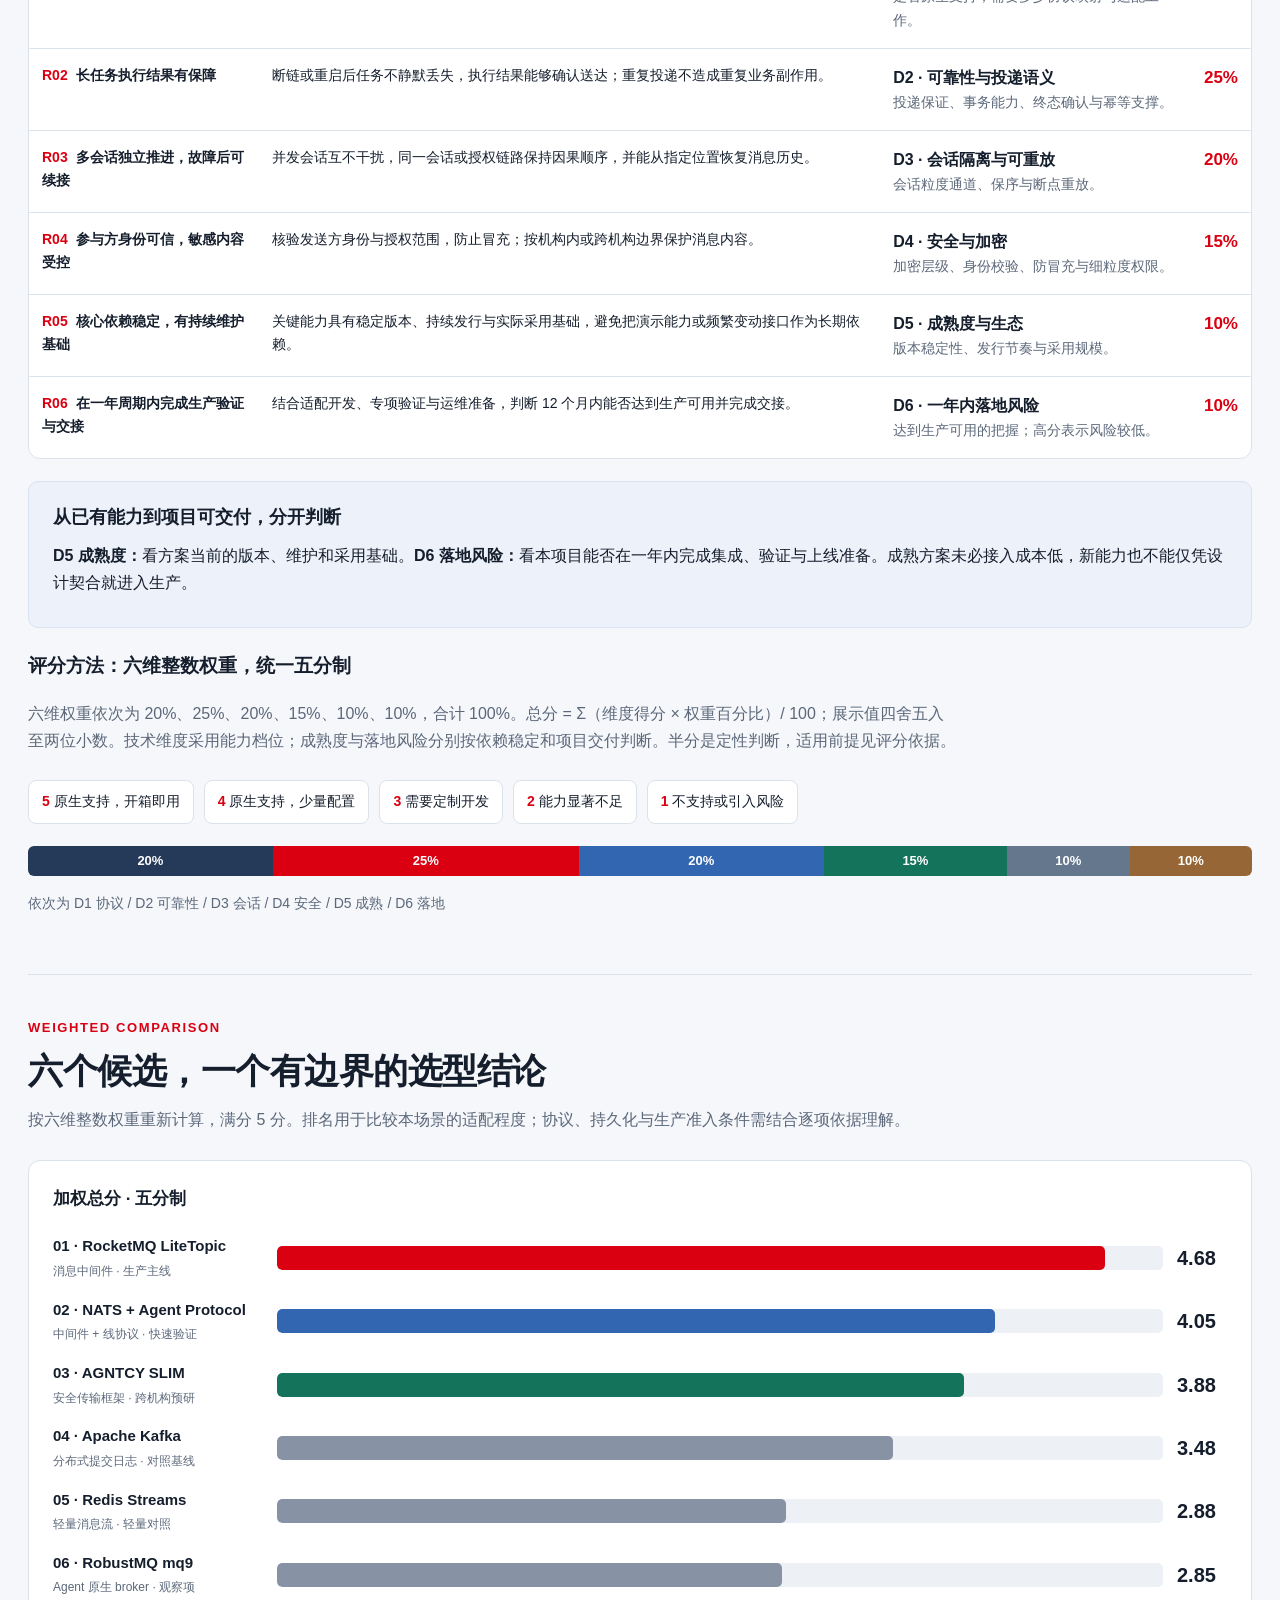
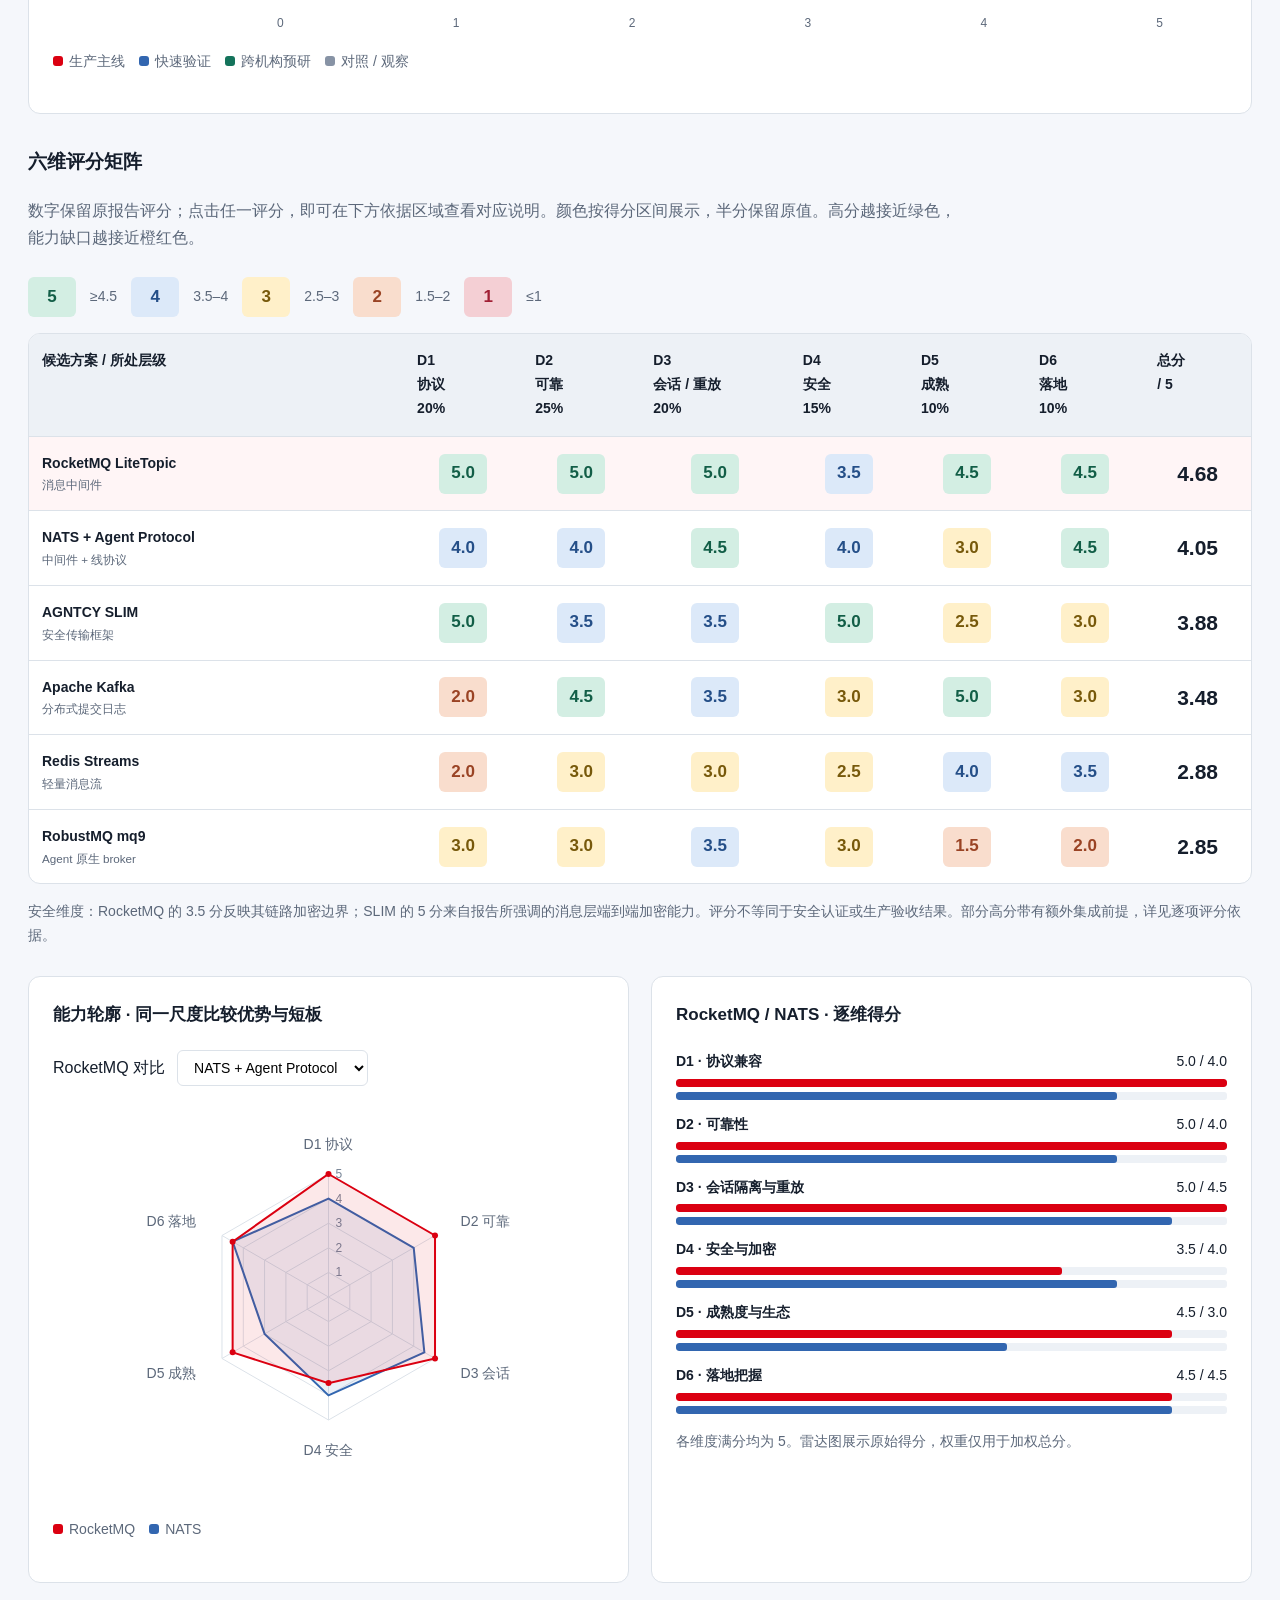
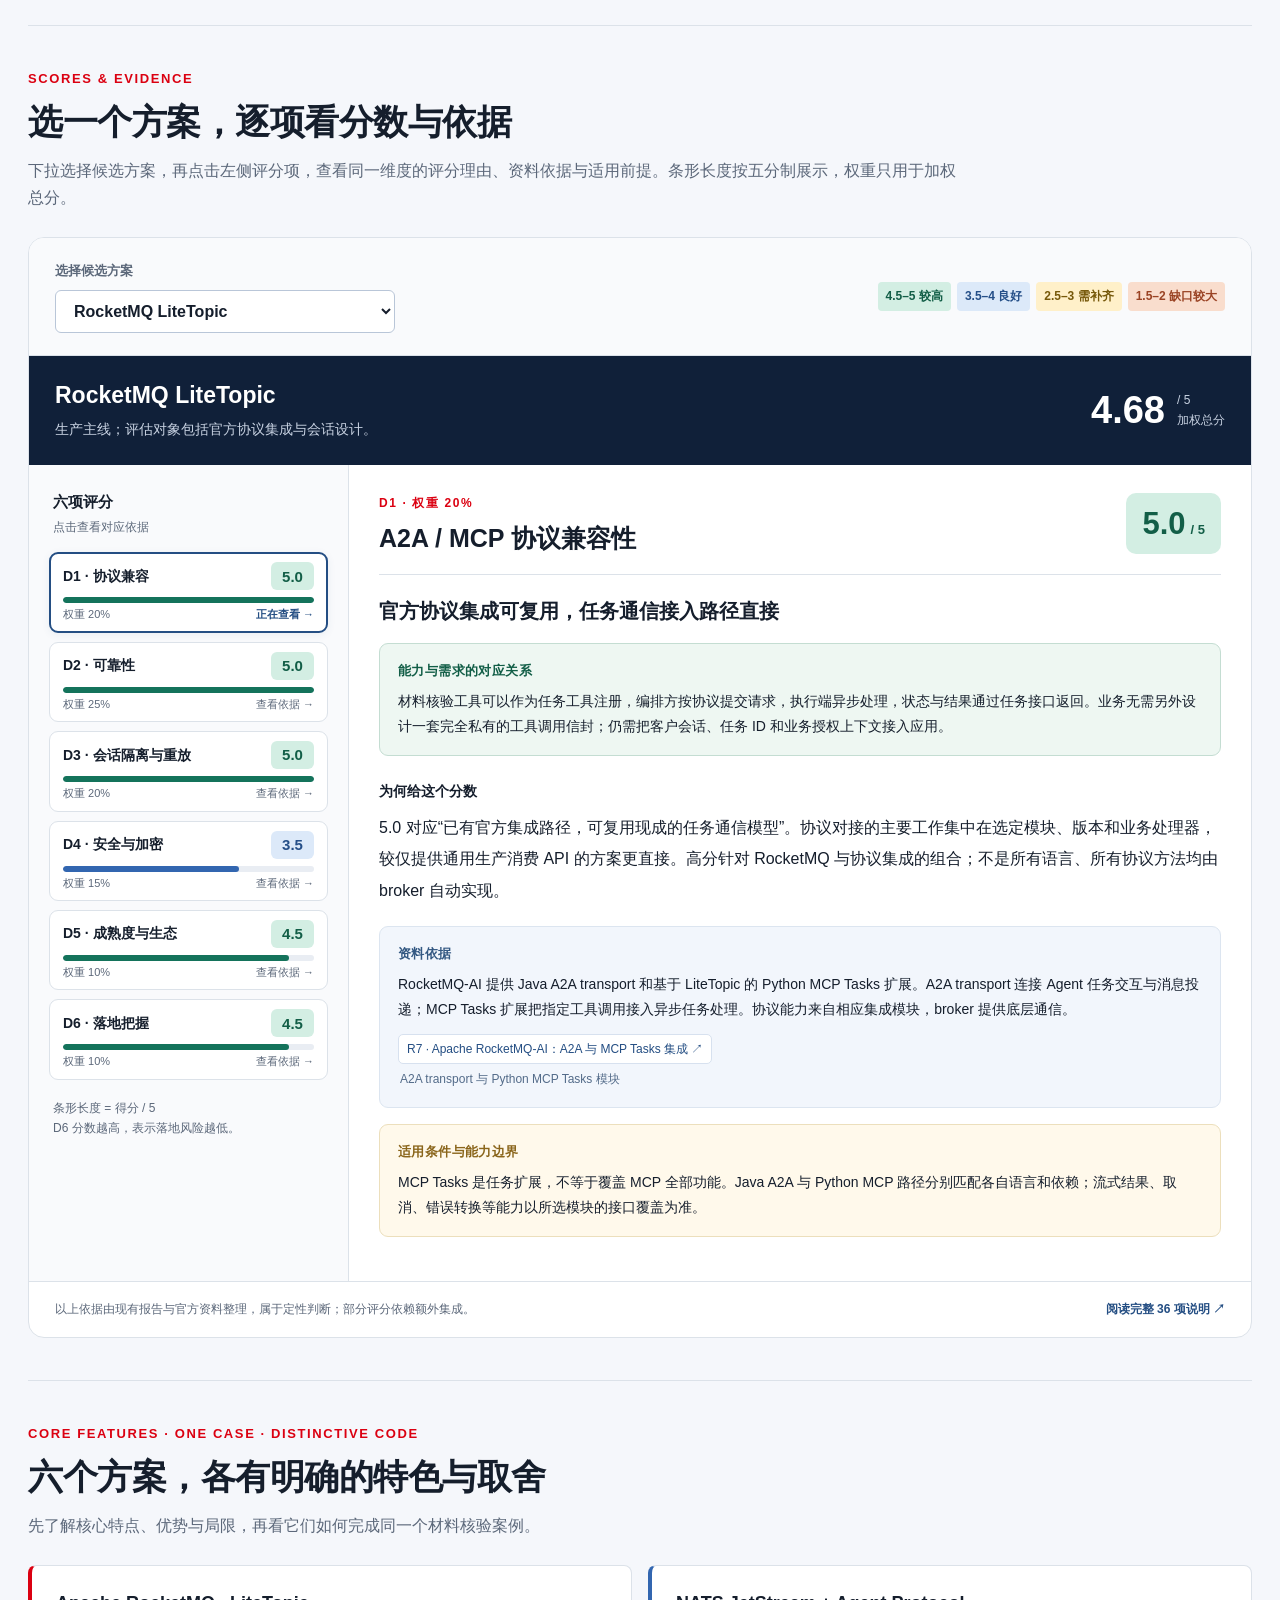
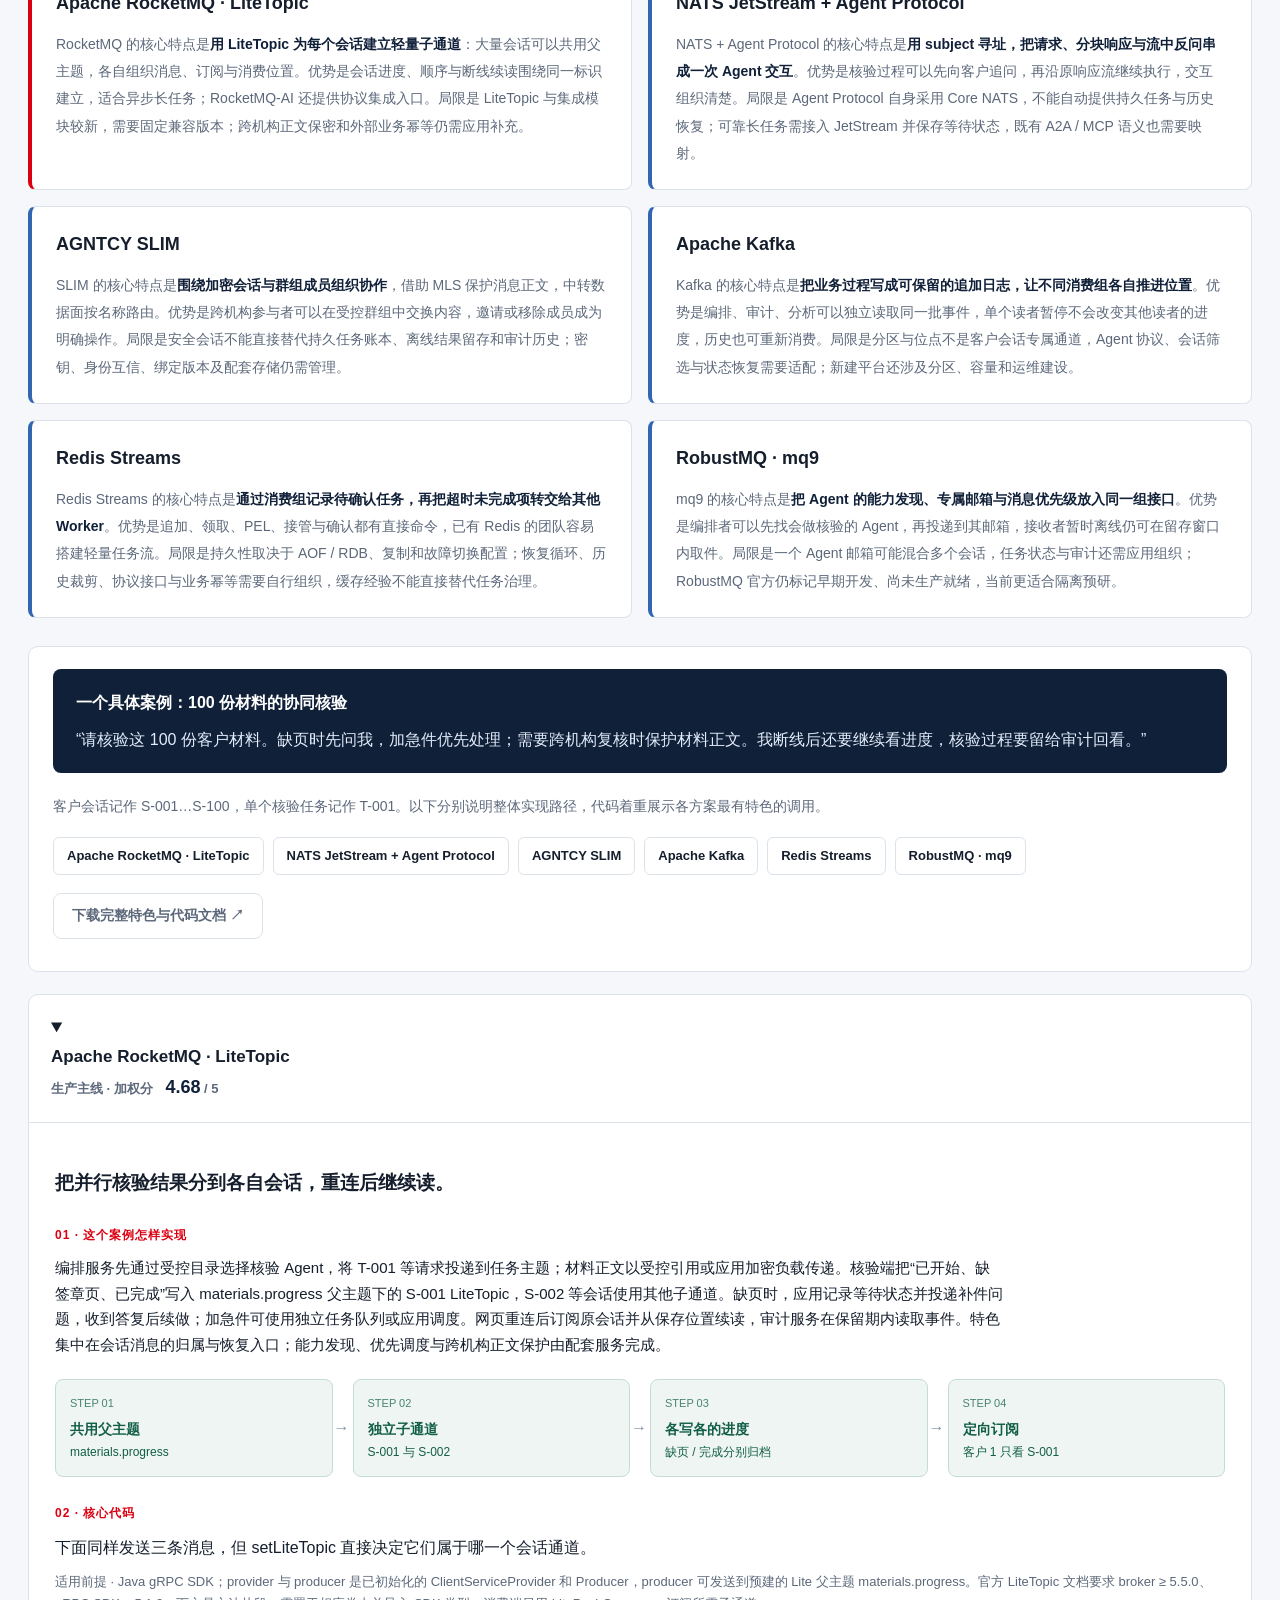
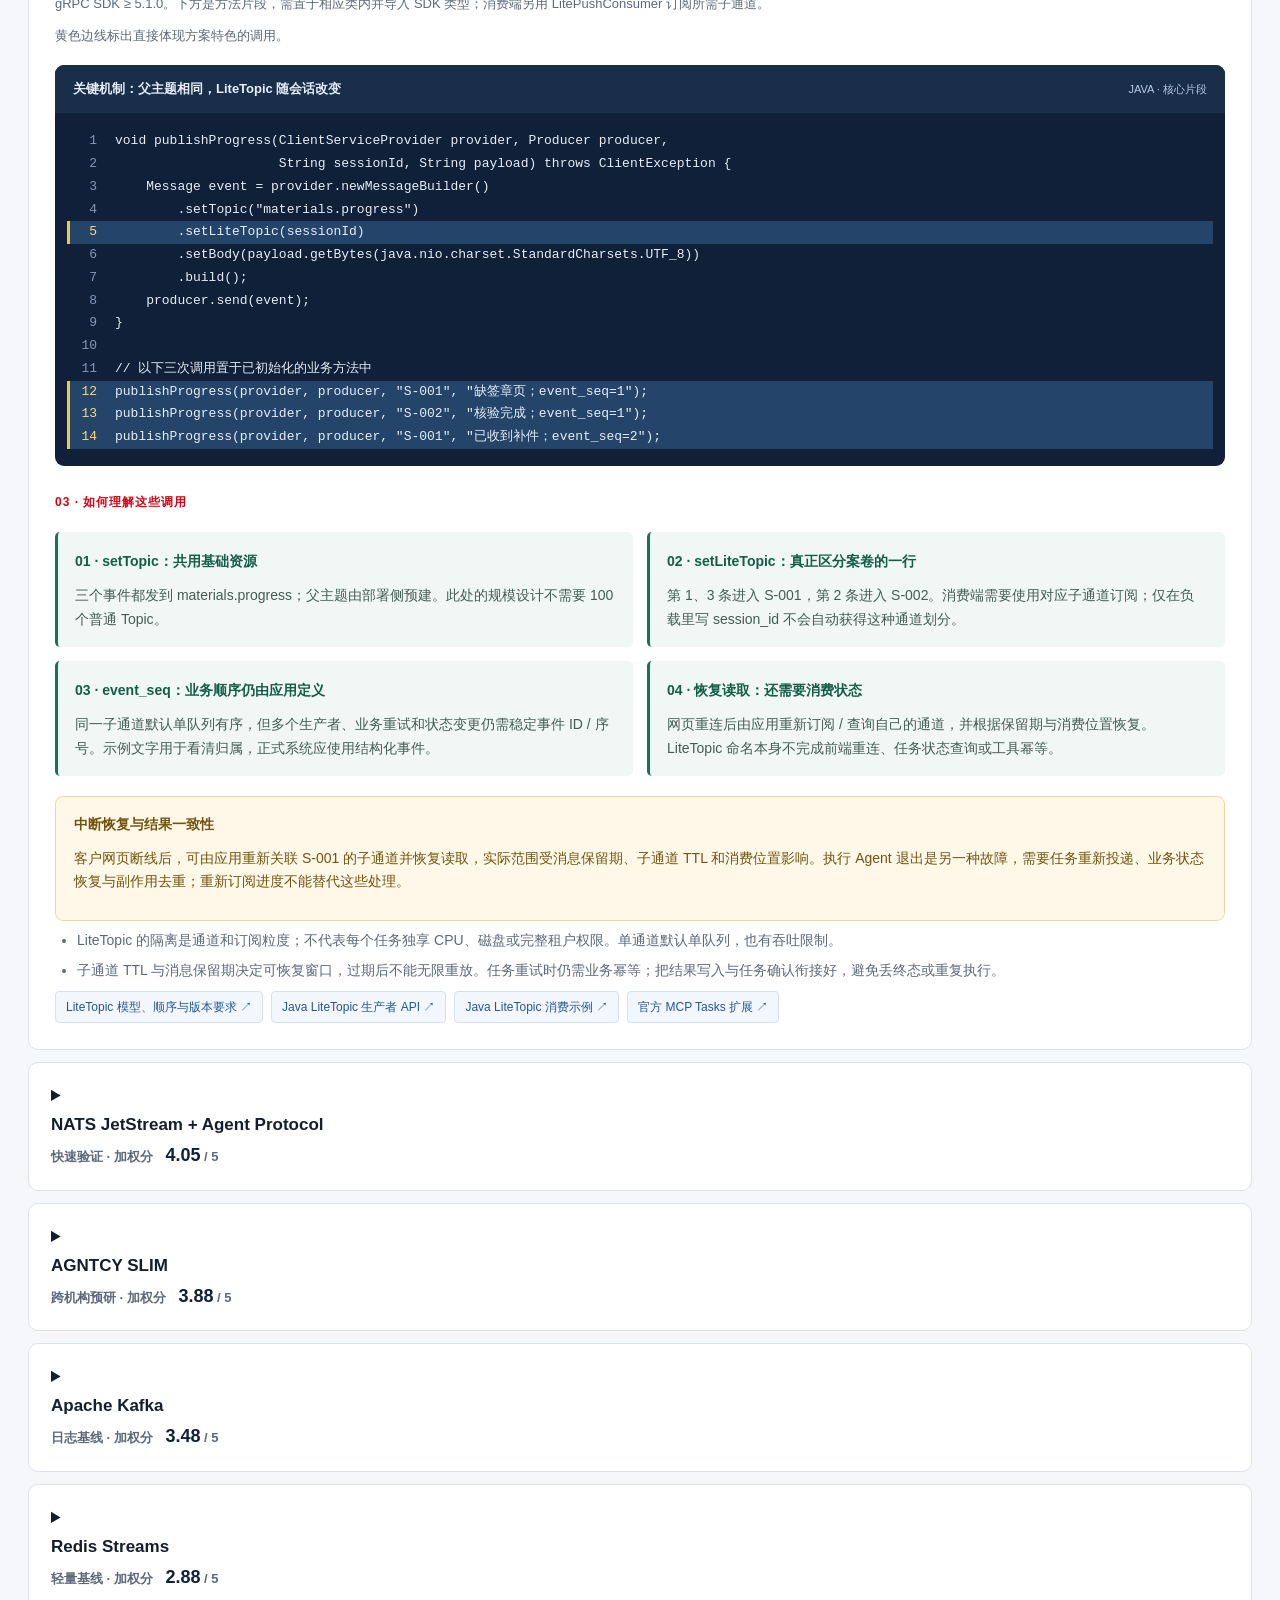
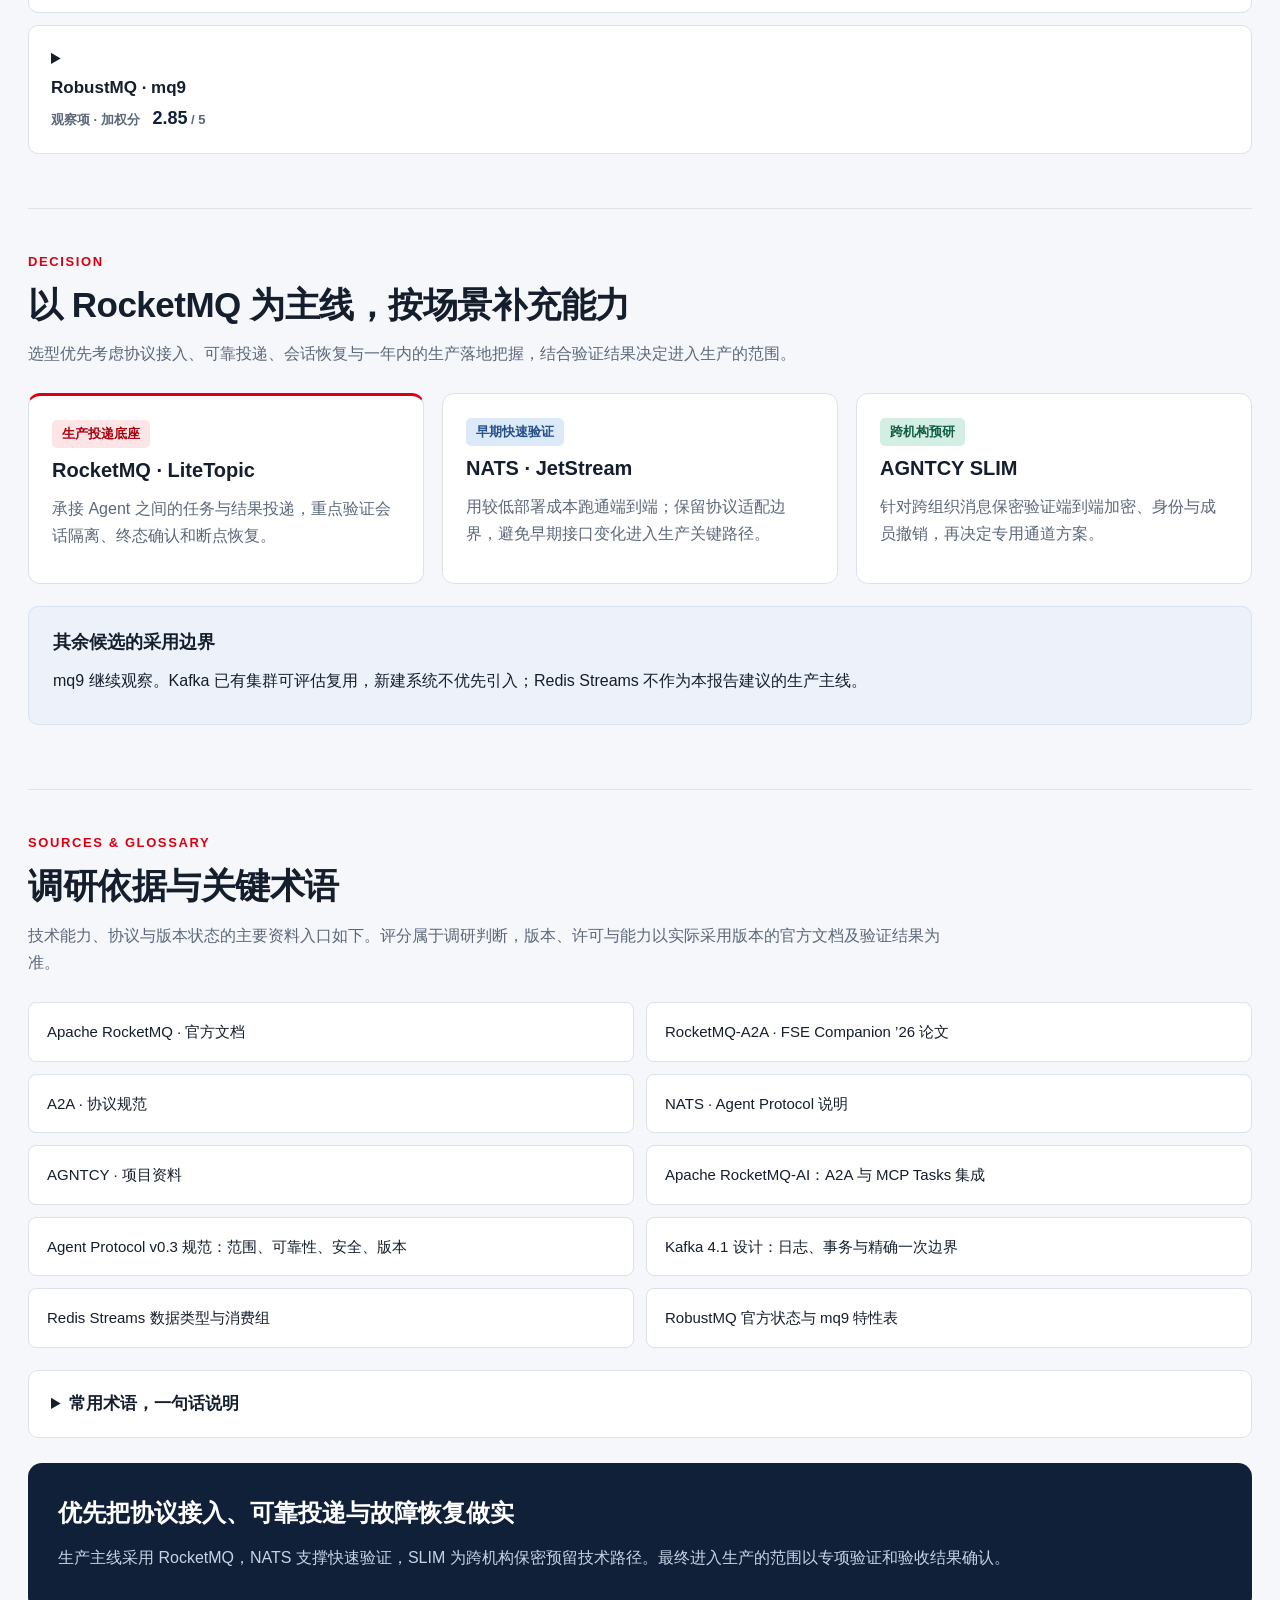
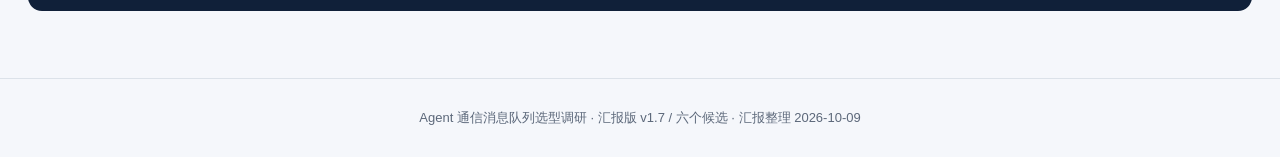
<file: phase1-policy-demo/Agent通信消息队列选型汇报.html>
<!doctype html>
<html lang="zh-CN"><head><meta charset="UTF-8"><meta name="viewport" content="width=device-width,initial-scale=1"><title>Agent 通信消息队列 · 选型调研汇报</title><meta name="description" content="Agent 通信投递层选型：6 个候选、6 维评估，需求映射、评分矩阵、能力对比与落地建议。"><link rel="icon" type="image/svg+xml" href="data:image/svg+xml,%3Csvg xmlns='http://www.w3.org/2000/svg' viewBox='0 0 32 32'%3E%3Crect width='32' height='32' rx='7' fill='%23db0011'/%3E%3Cpath d='M7 9h18v14H7zM7 9l9 8 9-8' stroke='white' fill='none' stroke-width='2'/%3E%3C/svg%3E">
<style>
:root{--red:#db0011;--ink:#151e2c;--navy:#102039;--muted:#5c687a;--line:#dce2e9;--bg:#f5f7fb;--green:#14735b;--blue:#3266b0;--violet:#7450a1}*{box-sizing:border-box}html{scroll-behavior:smooth;scroll-padding-top:100px}body{margin:0;background:var(--bg);color:var(--ink);font:16px/1.7 "Segoe UI","Microsoft YaHei",sans-serif}a{color:inherit;text-decoration:none}button,select{font:inherit}button,a,select{touch-action:manipulation}button{cursor:pointer}button:focus-visible,a:focus-visible,select:focus-visible,summary:focus-visible{outline:3px solid #3266b0;outline-offset:4px}header{position:sticky;top:0;z-index:20;background:#f5f7fbf5;backdrop-filter:blur(12px);border-bottom:1px solid var(--line)}.nav{max-width:1280px;margin:auto;display:flex;align-items:center;gap:24px;min-height:76px;padding:12px 28px}.brand{font-weight:800;font-size:18px;white-space:nowrap;display:flex;align-items:center;gap:10px}.mark{display:inline-grid;place-items:center;background:var(--red);color:white;width:30px;height:30px;font-size:16px;border-radius:5px}.nav nav{display:flex;gap:22px;margin-left:auto;font-size:14px;color:var(--muted)}.nav a:hover{color:var(--red)}.meta{font-size:13px;color:var(--muted)}main{max-width:1280px;margin:auto;padding:0 28px}.hero{padding:64px 0 48px;display:grid;grid-template-columns:1.4fr .9fr;gap:48px;align-items:center}.eyebrow{font-weight:750;font-size:13px;letter-spacing:1.6px;color:var(--red);text-transform:uppercase}.hero h1{font-size:clamp(36px,4.2vw,60px);letter-spacing:-1.5px;line-height:1.2;margin:18px 0 22px;font-weight:850}.accent{color:var(--red)}p{margin:10px 0}.lead{color:var(--muted);font-size:18px;max-width:700px}.actions{display:flex;gap:12px;flex-wrap:wrap;margin-top:26px}.btn{display:inline-block;border:1px solid var(--line);background:white;padding:10px 18px;border-radius:8px;font-weight:650;font-size:14px}.btn.primary{background:var(--red);border-color:var(--red);color:white}.hero-box{background:var(--navy);color:white;padding:28px;border-radius:16px;box-shadow:0 18px 40px #10203914}.hero-box h2{margin:12px 0 6px;font-size:25px}.score-big{font-size:64px;font-weight:850;line-height:1.3;font-variant-numeric:tabular-nums}.score-big small{font-size:20px;color:#b9c5d8}.hero-box p{color:#c8d2e2;font-size:15px}.pill{display:inline-block;padding:3px 10px;border-radius:5px;background:#fce4e7;color:#a9000d;font-weight:650;font-size:13px}.hero-box .pill{background:#ffffff1a;color:#fff}.hero-facts{display:flex;gap:25px;border-top:1px solid #ffffff26;padding-top:18px;margin-top:22px;font-size:14px;color:#c8d2e2}.hero-facts strong{display:block;font-size:22px;color:white}.notice{font-size:14px;border-left:3px solid var(--red);padding:12px 18px;background:#fff;margin-bottom:36px;color:var(--muted)}section{padding:42px 0;border-top:1px solid var(--line)}.section-head{margin-bottom:26px}.section-head h2{font-size:clamp(25px,3vw,35px);line-height:1.35;margin:8px 0 12px;letter-spacing:-.5px}.section-head p{color:var(--muted);max-width:930px}.grid2{display:grid;grid-template-columns:1fr 1fr;gap:22px}.grid3{display:grid;grid-template-columns:repeat(3,1fr);gap:18px}.card{border:1px solid var(--line);background:white;border-radius:12px;padding:23px}.card h3{font-size:20px;line-height:1.5;margin:7px 0 10px}.card p{color:var(--muted)}.num{font-size:14px;color:var(--red);font-weight:800}.card.top{border-top:3px solid var(--red)}.chart{background:#fff;border:1px solid var(--line);border-radius:12px;padding:24px}.chart-title{font-size:17px;font-weight:700;margin-bottom:20px}.rankrow{display:grid;grid-template-columns:210px 1fr 50px;gap:14px;align-items:center;margin:14px 0;font-size:14px}.ranklabel strong{display:block;font-size:15px}.ranklabel span{color:var(--muted);font-size:12px}.track{height:24px;background:#edf0f5;border-radius:5px;overflow:hidden}.bar{height:100%;border-radius:5px;background:var(--red)}.rankscore{font-size:20px;font-weight:800;font-variant-numeric:tabular-nums}.axis{display:flex;justify-content:space-between;margin:12px 64px 0 224px;color:var(--muted);font-size:12px}.legend{display:flex;gap:14px;align-items:center;flex-wrap:wrap;font-size:14px;color:var(--muted);margin:16px 0}.dot{display:inline-block;width:10px;height:10px;border-radius:3px;margin-right:6px}.note{font-size:14px;color:var(--muted);margin-top:16px}.table-wrap{overflow:auto;background:white;border:1px solid var(--line);border-radius:12px}table{border-collapse:collapse;width:100%;text-align:left}th,td{padding:15px 13px;border-bottom:1px solid var(--line);font-size:14px;vertical-align:top}thead th{background:#edf1f6;font-weight:750}tbody tr:last-child td,tbody tr:last-child th{border-bottom:0}.matrix{min-width:950px}.matrix th:first-child{min-width:235px}.matrix td{text-align:center;font-variant-numeric:tabular-nums;vertical-align:middle}.cell{display:inline-grid;place-items:center;min-width:48px;min-height:40px;border-radius:6px;font-size:17px;font-weight:750}.s5{background:#d3eee3;color:#125e47}.s4{background:#dce9f9;color:#254f88}.s3{background:#fff0c9;color:#77590b}.s2{background:#f9ddcd;color:#9a4324}.s1{background:#f4cfd4;color:#a11f34}.score-total{font-size:21px;font-weight:850}.rec-row{background:#fff5f6}.map-table{min-width:800px}.map-table th:first-child{width:230px}.weight{font-size:17px;font-weight:800;color:var(--red)}.map-id{display:inline-block;margin-right:8px;color:var(--red);font-weight:800}.map-table strong{display:block;font-size:16px}.map-table small{font-size:14px;color:var(--muted)}.weights{display:flex;height:30px;border-radius:6px;overflow:hidden;margin-top:22px}.weights span{display:grid;place-items:center;color:white;font-size:13px;font-weight:700}.rules{display:flex;gap:10px;flex-wrap:wrap;margin:18px 0}.rule{background:#fff;border:1px solid var(--line);border-radius:8px;padding:9px 13px;font-size:14px}.rule b{color:var(--red)}.layers{display:grid;gap:10px}.layer{display:grid;grid-template-columns:140px 1fr;gap:18px;padding:18px 20px;border:1px solid var(--line);border-radius:9px;background:white}.layer.active{background:var(--navy);color:white;border-color:var(--navy)}.layer small{display:block;color:var(--muted);font-size:14px}.layer.active small{color:#b7c8df}.callout{border-radius:10px;background:#edf2fa;border:1px solid #d9e2f0;padding:20px 24px;margin:22px 0}.callout h3{margin:0 0 8px;font-size:18px}.compare-control{display:flex;align-items:center;gap:12px;flex-wrap:wrap;margin-bottom:16px}select{border:1px solid var(--line);border-radius:6px;background:#fff;padding:8px 12px;font-size:14px;max-width:100%}.radar{width:100%;max-height:400px;display:block}.dimrow{margin:13px 0;font-size:14px}.dimlabel{display:flex;justify-content:space-between;gap:12px;margin-bottom:5px}.double{height:8px;background:#edf1f6;margin:5px 0;border-radius:3px;overflow:hidden}.double i{display:block;height:100%;background:var(--red);border-radius:3px}.double.alt i{background:var(--blue)}details{border:1px solid var(--line);border-radius:10px;background:white;margin:12px 0;overflow:hidden}summary{padding:19px 22px;cursor:pointer;font-weight:750;font-size:17px}details[open] summary{border-bottom:1px solid var(--line)}.detail-body{padding:20px 24px}.detail-body ul{margin:8px 0;padding-left:22px;color:var(--muted)}.detail-body li{margin:6px 0}.detail-meta{font-size:14px;font-weight:400;color:var(--muted);margin-left:10px}.step{position:relative;padding-left:60px;margin:22px 0}.step .num{position:absolute;left:0;top:2px;width:38px;height:38px;border-radius:7px;background:#fce4e7;display:grid;place-items:center}.step strong{display:block;font-size:17px}.step p{font-size:15px;color:var(--muted)}.risk{padding:3px 9px;border-radius:4px;font-size:13px;font-weight:700;white-space:nowrap}.high{background:#fbe1e5;color:#a60018}.medium{background:#fff0cd;color:#745309}.sources{display:grid;grid-template-columns:repeat(2,1fr);gap:12px}.sources a{padding:16px 18px;background:white;border:1px solid var(--line);border-radius:8px;font-size:15px}.sources a:hover{border-color:var(--red);color:var(--red)}footer{border-top:1px solid var(--line);padding:28px;color:var(--muted);font-size:13px;text-align:center}.closing{background:var(--navy);color:white;border-radius:14px;padding:30px;margin:25px 0}.closing h3{margin:0 0 10px;font-size:24px}.closing p{color:#c7d3e5}.nowrap{white-space:nowrap}.hide{display:none}svg text{font-family:"Segoe UI","Microsoft YaHei",sans-serif} @media(max-width:1000px){.nav{flex-wrap:wrap;gap:8px 20px}.nav nav{order:3;width:100%;margin:0;overflow:auto;white-space:nowrap;gap:20px;padding:5px 0}.meta{margin-left:auto}.hero{gap:25px;grid-template-columns:1.15fr .85fr}.grid3{grid-template-columns:1fr 1fr}}@media(max-width:700px){main{padding:0 18px}.nav{padding:10px 18px}.brand{font-size:16px}.hero{display:block;padding:38px 0 28px}.hero h1{letter-spacing:-.8px;font-size:38px}.hero-box{margin-top:28px;padding:24px}.grid2,.grid3,.sources{grid-template-columns:1fr}.rankrow{grid-template-columns:130px 1fr 44px;gap:10px}.ranklabel strong{font-size:13px}.ranklabel span{font-size:12px}.rankscore{font-size:18px}.chart{padding:16px}.axis{margin-left:140px;margin-right:54px}.layer{grid-template-columns:1fr;gap:4px}.card{padding:20px}.section-head h2{font-size:27px}section{padding:32px 0}.weights span{font-size:12px}.hero-facts{gap:18px}.radar{max-height:330px}.meta{font-size:12px}.detail-meta{display:block;margin:5px 0 0}}@media(prefers-reduced-motion:reduce){html{scroll-behavior:auto}}@media print{header{position:static}body{background:white}main{max-width:none}.actions,button,select,.compare-control{display:none}section{break-inside:auto}.card,.chart,.callout,.hero-box,details{break-inside:avoid}.table-wrap{overflow:visible}.matrix{min-width:0}th,td{padding:8px 5px}.cell{min-width:30px;min-height:30px;font-size:14px}*{-webkit-print-color-adjust:exact;print-color-adjust:exact}.hero{padding-top:25px}.nav nav{display:none}}

/* Integrated scoring rationale */
.evidence-workspace{border:1px solid var(--line);border-radius:16px;background:#fff;overflow:hidden}.evidence-toolbar{padding:22px 26px;display:flex;justify-content:space-between;align-items:center;gap:20px;border-bottom:1px solid var(--line);background:#f9fafc}.evidence-select{display:grid;gap:7px;min-width:340px}.evidence-select label{font-size:13px;color:var(--muted);font-weight:700}.evidence-select select{width:100%;padding:11px 14px;font-size:16px;font-weight:700;color:var(--ink);border-color:#b9c6d8;cursor:pointer}.evidence-legend{display:flex;flex-wrap:wrap;gap:6px;max-width:410px}.evidence-legend span{font-size:12px;padding:4px 8px;border-radius:4px;font-weight:650}.rationale-overview{display:flex;align-items:center;justify-content:space-between;gap:24px;background:var(--navy);color:white;padding:23px 26px}.rationale-overview h3{font-size:23px;margin:0 0 7px;line-height:1.4}.rationale-overview p{font-size:14px;color:#c8d2e2;margin:0;max-width:720px}.rationale-total{display:flex;gap:12px;align-items:center;flex-shrink:0}.rationale-total strong{font-size:38px;line-height:1;font-variant-numeric:tabular-nums}.rationale-total span{font-size:12px;color:#c8d2e2}.rationale-layout{display:grid;grid-template-columns:320px minmax(0,1fr)}.rationale-sidebar{background:#f9fafc;border-right:1px solid var(--line);padding:24px 20px}.rationale-label{font-weight:750;font-size:15px;margin:0 4px 15px}.rationale-label small{display:block;font-size:12px;color:var(--muted);font-weight:400;margin-top:3px}.rationale-dimensions{display:grid;gap:9px}.rationale-dim-button{display:block;text-align:left;width:100%;border:1px solid var(--line);border-radius:9px;background:white;padding:9px 13px;color:var(--ink);transition:border-color .15s,box-shadow .15s}.rationale-dim-button:hover{border-color:#9cacbf}.rationale-dim-button[aria-pressed="true"]{border:2px solid #244e83;padding:8px 12px;box-shadow:0 2px 9px #244e8312}.rationale-dim-top{display:flex;justify-content:space-between;align-items:center;gap:8px}.rationale-dim-top strong{font-size:14px;line-height:1.5}.rationale-dim-top .cell{min-width:43px;min-height:28px;font-size:15px}.rationale-mini-track{height:6px;background:#e9edf3;border-radius:4px;margin:7px 0 4px;overflow:hidden}.rationale-mini-track i{height:100%;display:block;border-radius:4px;background:var(--score-color)}.rationale-dim-meta{display:flex;justify-content:space-between;gap:10px;color:var(--muted);font-size:11px;line-height:1.4}.rationale-selected-indicator{color:#244e83;font-weight:700}.rationale-scale{font-size:12px;color:var(--muted);padding:8px 4px 0;margin-bottom:0}.rationale-detail{padding:28px 30px;min-width:0}.rationale-detail-head{display:flex;align-items:flex-start;justify-content:space-between;gap:16px;border-bottom:1px solid var(--line);padding-bottom:18px}.rationale-detail-head .eyebrow{font-size:12px}.rationale-detail-head h3{font-size:25px;line-height:1.4;margin:8px 0 0}.rationale-score{display:flex;align-items:baseline;gap:5px;white-space:nowrap;border-radius:10px;padding:12px 16px;font-size:31px;font-weight:800;line-height:1.2;font-variant-numeric:tabular-nums}.rationale-score small{font-size:13px;font-weight:600}.rationale-headline{font-size:20px;font-weight:750;line-height:1.55;margin:21px 0 10px;color:var(--ink)}.rationale-reason{font-size:16px;line-height:1.9;margin:0 0 20px}.rationale-block{padding:16px 18px;border:1px solid #dce5f0;background:#f2f6fc;border-radius:9px;margin:16px 0}.rationale-block h4{font-size:13px;letter-spacing:.4px;color:#335882;margin:0 0 7px}.rationale-block p{font-size:14px;line-height:1.8;margin:0}.rationale-boundary{border-color:#ecdfbc;background:#fff9eb}.rationale-boundary h4{color:#8a651a}.rationale-sources{display:flex;flex-wrap:wrap;gap:7px;margin-top:12px}.rationale-sources a{font-size:12px;line-height:1.5;color:#244e83;background:#fff;border:1px solid #d7e1ef;padding:5px 8px;border-radius:5px;overflow-wrap:anywhere}.rationale-sources a:hover{text-decoration:underline}.rationale-verify{margin:18px 0 0}.rationale-verify summary{font-size:14px;padding:13px 16px}.rationale-verify p{padding:14px 16px;margin:0;font-size:14px;color:var(--muted);line-height:1.8}.rationale-footnote{display:flex;justify-content:space-between;align-items:center;gap:24px;padding:17px 26px;border-top:1px solid var(--line);font-size:12px;color:var(--muted);line-height:1.7}.rationale-footnote a{color:#244e83;white-space:nowrap;font-weight:650}.sr-only{position:absolute;width:1px;height:1px;padding:0;margin:-1px;overflow:hidden;clip:rect(0,0,0,0);white-space:nowrap;border:0}.matrix .cell:hover{box-shadow:0 0 0 2px #244e83;cursor:pointer}
@media(max-width:1000px){.evidence-toolbar{align-items:flex-start;flex-direction:column;gap:14px}.evidence-select{min-width:0;width:100%;max-width:520px}.evidence-legend{max-width:none}.rationale-layout{grid-template-columns:280px minmax(0,1fr)}.rationale-detail{padding:24px 22px}.rationale-detail-head h3{font-size:22px}.rationale-overview h3{font-size:20px}.rationale-headline{font-size:18px}}
@media(max-width:760px){.rationale-layout{grid-template-columns:1fr}.rationale-sidebar{border-right:0;border-bottom:1px solid var(--line);padding:18px}.rationale-dimensions{grid-template-columns:repeat(2,minmax(0,1fr))}.rationale-detail{padding:24px 20px}.rationale-detail-head h3{font-size:21px}.rationale-overview{align-items:flex-start;padding:20px;flex-direction:column;gap:15px}.rationale-total strong{font-size:32px}.rationale-footnote{padding:17px 20px;flex-direction:column;align-items:flex-start;gap:9px}.evidence-toolbar{padding:20px}.rationale-headline{font-size:18px}.rationale-reason{font-size:15px}.rationale-scale br{display:none}}
@media(max-width:420px){.rationale-dimensions{grid-template-columns:1fr}.rationale-dim-top .cell{min-width:40px}.rationale-score{font-size:26px;padding:10px}.rationale-detail-head h3{font-size:19px}}
@media(prefers-reduced-motion:reduce){.rationale-dim-button{transition:none}}
@media print{.evidence-toolbar{display:block}.evidence-select{max-width:none}.evidence-legend{margin-top:12px}.rationale-layout{grid-template-columns:250px minmax(0,1fr)}.rationale-sidebar,.rationale-detail{padding:16px}.rationale-detail-head,.rationale-block{break-inside:avoid}.rationale-verify p{display:block}.rationale-overview{background:#edf1f6;color:var(--ink)}.rationale-overview p,.rationale-total span{color:var(--muted)}}

/* Candidate features: self-contained offline diagrams and code */
.feature-intro{padding:22px 24px;border:1px solid var(--line);border-radius:10px;background:white;margin-bottom:22px}.feature-intro p{color:var(--muted);font-size:14px}.feature-jumps{display:flex;flex-wrap:wrap;gap:9px;margin:18px 0}.feature-jumps a{padding:7px 13px;border:1px solid var(--line);border-radius:6px;background:white;font-size:13px;font-weight:700}.feature-jumps a:hover{border-color:var(--red);color:var(--red)}.feature-legend{display:flex;gap:15px;flex-wrap:wrap;font-size:12px;color:var(--muted)}.feature-legend i{display:inline-block;width:9px;height:9px;border-radius:50%;margin-right:6px}.feature-legend .blue{background:#3266b0}.feature-legend .green{background:#14735b}.feature-legend .amber{background:#b77e17}.feature-card{scroll-margin-top:100px}.feature-card>summary{flex-wrap:wrap;gap:8px}.feature-card .detail-body{padding:26px}.feature-title{display:block;flex:1;min-width:240px}.feature-score{font-size:13px;color:var(--muted);white-space:nowrap}.feature-score b{color:var(--navy);font-size:18px;margin-left:9px}.feature-analogy{padding:14px 18px;background:#edf3fc;border-left:3px solid var(--blue);border-radius:5px;color:#254c80;font-size:15px}.feature-traits{display:grid;grid-template-columns:repeat(3,minmax(0,1fr));gap:13px;margin:22px 0}.feature-traits article{background:#f7f9fc;border:1px solid var(--line);border-radius:8px;padding:17px}.feature-traits b{color:var(--blue);font-size:15px}.feature-traits p{font-size:14px;color:var(--muted)}.feature-subtitle{font-size:12px;color:var(--red);letter-spacing:1px;font-weight:800;margin:26px 0 8px}.feature-scenario{font-size:15px;max-width:950px}.feature-flow{display:grid;grid-template-columns:repeat(4,minmax(0,1fr));gap:20px;margin:22px 0}.feature-flow>div{position:relative;padding:14px;background:#eef5f2;border:1px solid #c4ddd2;border-radius:8px;color:#125e47;min-width:0}.feature-flow>div:not(:last-child):after{content:'→';position:absolute;right:-18px;top:35%;color:#7d91a3;font-weight:bold}.feature-flow small{display:block;font-size:11px;opacity:.75;margin-bottom:5px}.feature-flow strong{display:block;font-size:14px}.feature-flow span{display:block;font-size:12px;overflow-wrap:anywhere}.feature-code{border-radius:9px;overflow:hidden;margin:18px 0;background:#102039;color:#e6edf6;min-width:0}.feature-code-head{padding:13px 18px;background:#192e49;display:flex;align-items:center;justify-content:space-between;gap:12px;font-size:13px}.feature-code-head span{color:#b8cae1;font-size:11px}.feature-code pre{padding:17px 12px;margin:0;overflow-x:auto;font:13px/1.75 Consolas,'Cascadia Code',monospace;tab-size:4}.feature-code code{display:block;min-width:max-content;background:transparent;padding:0;color:inherit;font:inherit}.fc-line{display:inline-block;min-width:100%;padding-right:16px}.fc-line:before{content:attr(data-line);display:inline-block;color:#8298b5;text-align:right;width:30px;margin-right:18px;user-select:none}.fc-keyword{color:#c7a9ff}.fc-string{color:#a4e4c5}.fc-comment{color:#91a3b9}.feature-prereq{font-size:13px;color:var(--muted)}.feature-explain{display:grid;grid-template-columns:repeat(2,minmax(0,1fr));gap:14px;margin:20px 0}.feature-explain article{padding:15px 17px;border-left:3px solid var(--green);background:#f1f7f4;border-radius:5px}.feature-explain strong{color:#125e47;font-size:14px}.feature-explain p{font-size:14px;margin-bottom:0;color:#445c53}.feature-recovery{padding:16px 18px;border:1px solid #ecd79e;background:#fff8e8;border-radius:8px;font-size:14px;color:#70540d}.feature-boundary{font-size:14px;color:var(--muted);margin:15px 0}.feature-fit{font-size:15px;font-weight:700;color:var(--navy);margin:22px 0 10px}.feature-sources{display:flex;flex-wrap:wrap;gap:8px;font-size:12px}.feature-sources a{border:1px solid #d5e1f3;background:#f2f6fd;color:#25578e;border-radius:4px;padding:5px 10px}.feature-sources a:hover{text-decoration:underline}.feature-table{min-width:760px;font-size:14px}.feature-table td{vertical-align:top}.feature-table td:first-child{font-weight:700;white-space:nowrap}
@media(max-width:850px){.feature-traits{grid-template-columns:1fr}.feature-flow{grid-template-columns:repeat(2,minmax(0,1fr));gap:15px}.feature-flow>div:not(:last-child):after{display:none}.feature-explain{grid-template-columns:1fr}.feature-score{width:100%;padding-left:0}.feature-card .detail-body{padding:20px}.feature-code-head{align-items:flex-start;flex-direction:column;gap:3px}}
@media print{.feature-jumps{display:none}.feature-card .detail-body{display:block!important}.feature-card>summary{break-after:avoid}.feature-traits article,.feature-explain article,.feature-flow>div{break-inside:avoid}.feature-code pre{overflow:visible;white-space:pre-wrap;font-size:10px}.feature-code code{min-width:0}.fc-line{display:inline;overflow-wrap:anywhere}.feature-code-head{break-after:avoid}.feature-table{min-width:0}.feature-traits,.feature-explain{grid-template-columns:1fr}.feature-card .detail-body{padding:15px}}

.feature-layer-grid{display:grid;grid-template-columns:repeat(3,minmax(0,1fr));gap:14px;margin:18px 0}.feature-layer-grid article{border-top:4px solid #3266b0;background:#edf3fc;padding:18px;border-radius:6px}.feature-layer-grid article:nth-child(2){border-color:#14735b;background:#eef7f2}.feature-layer-grid article:nth-child(3){border-color:#b77e17;background:#fff8e8}.feature-layer-grid strong{font-size:15px}.feature-layer-grid p{margin:9px 0 0}.feature-request{padding:20px 23px;border-radius:8px;background:var(--navy);color:white;margin:22px 0}.feature-request p{color:#e3ecfa;margin-bottom:0;font-size:16px}.feature-position{display:flex;gap:12px;align-items:flex-start;padding:15px 18px;margin:14px 0;border:1px solid #d5e1f3;background:#f4f7fc;border-radius:6px;font-size:14px}.feature-position b{color:#25578e;white-space:nowrap}.feature-contrast{padding:17px 20px;border-left:4px solid var(--red);background:#fff3f3;color:#65222b;margin:18px 0;font-size:15px}.fc-focus{background:#244569;box-shadow:inset 3px 0 #f6c34b}.fc-focus:before{color:#ffd970}.feature-flow.parallel{grid-template-columns:repeat(3,minmax(0,1fr))}.feature-flow.parallel>div:first-child{grid-column:1/-1}.feature-flow.parallel>div:not(:last-child):after{display:none}.feature-table th:nth-child(2){min-width:160px}.feature-table th:nth-child(3){min-width:195px}@media(max-width:850px){.feature-layer-grid{grid-template-columns:1fr}.feature-position{flex-direction:column;gap:4px}}@media print{.feature-request{background:#eef3fa;color:#102039}.feature-request p{color:#102039}.feature-layer-grid{grid-template-columns:1fr}.fc-focus{background:#244569}}


.feature-overviews{display:grid;grid-template-columns:repeat(2,minmax(0,1fr));gap:16px;margin-bottom:28px}.feature-overview{padding:22px 24px;border:1px solid var(--line);border-left:4px solid var(--blue);border-radius:8px;background:white}.feature-overview:first-child{border-left-color:var(--red)}.feature-overview h3{font-size:18px;margin:0 0 12px}.feature-overview p{font-size:14px;line-height:1.95;color:var(--muted);margin:0}.feature-overview strong{color:var(--navy)}.feature-request{margin-top:0}.rationale-mechanism{background:#eef7f2;border-color:#c4ddd2}.rationale-mechanism h4{color:#125e47}.rationale-rating-label{font-size:14px;margin:24px 0 8px}.rationale-sources{display:grid;gap:10px}.rationale-source{min-width:0}.rationale-source a{display:inline-block}.rationale-source span{display:block;font-size:12px;line-height:1.8;color:#536b89;margin:5px 2px 0}.rationale-reason{line-height:1.95}@media(max-width:850px){.feature-overviews{grid-template-columns:1fr}}@media print{.feature-overviews{grid-template-columns:1fr}.feature-overview{break-inside:avoid}}

.brand-group{display:flex;align-items:center;gap:12px;flex-shrink:0}.language-toggle{display:inline-flex;align-items:center;justify-content:center;min-width:42px;padding:5px 10px;border:1px solid #c6cedb;border-radius:6px;background:#fff;color:var(--navy);font-size:12px;line-height:1.5;font-weight:750;white-space:nowrap}.language-toggle:hover{border-color:var(--red);color:var(--red)}.language-toggle[aria-pressed="true"]{border-color:var(--red);background:#fff1f3;color:var(--red)}html[lang="en"] .brand{font-size:16px}html[lang="en"] .nav{flex-wrap:wrap;gap:14px}html[lang="en"] .nav nav{flex-wrap:wrap;gap:14px}html[lang="en"] .hero h1{font-size:clamp(32px,3.5vw,48px)}html[lang="en"] .rationale-dim-top strong{font-size:12px}html[lang="en"] .rationale-dim-meta{font-size:11px}
@media(max-width:600px){.brand-group{gap:8px;flex-shrink:1;max-width:100%}.brand{white-space:normal;line-height:1.35;min-width:0}.mark{flex-shrink:0}.language-toggle{min-width:38px;padding:4px 8px;flex-shrink:0}html[lang="en"] .brand{font-size:14px}}
</style></head><body>
<header><div class="nav"><div class="brand-group"><a class="brand" href="#overview"><span class="mark">MQ</span>Agent 通信 · 选型调研</a><button type="button" id="language-toggle" class="language-toggle" data-no-translate aria-label="切换为英文" title="切换为英文" aria-pressed="false">EN</button></div><nav aria-label="报告章节"><a href="#scope">调研范围</a><a href="#requirements">需求与方法</a><a href="#scores">评分对比</a><a href="#score-rationale">评分依据</a><a href="#solutions">特色与代码</a></nav><span class="meta">2026.10 · 汇报版</span></div></header>
<main><div id="overview" class="hero"><div><div class="eyebrow">Agent Communication · Research Brief</div><h1>让 Agent 协作<br>消息送得达，<br><span class="accent">任务接得住、过程可追溯</span></h1><p class="lead">围绕跨进程、异步长任务与多会话并发，比较 6 个开源候选，选择可恢复、可维护的通信投递底座。</p><div class="actions"><a class="btn primary" href="#scores">查看评分与结论</a><a class="btn" href="#requirements">查看需求与评价口径</a><a class="btn" href="#score-rationale">逐项评分依据 · 36 项</a></div></div><aside class="hero-box"><span class="pill">建议生产主线</span><h2>Apache RocketMQ</h2><div style="color:#c8d2e2">LiteTopic · 会话级投递</div><div class="score-big">4.68 <small>/ 5</small></div><p>协议接入、可靠投递与会话恢复表现突出。以其作为投递底座，NATS 用于早期验证，SLIM 为跨机构保密预留技术路径。</p><div class="hero-facts"><div><strong>6</strong>候选方案</div><div><strong>6</strong>评价维度</div><div><strong>100%</strong>权重合计</div></div></aside></div>

<section id="scope"><div class="section-head"><div class="eyebrow">Scope & architecture</div><h2>协议约定任务，投递层保障消息流转</h2><p>本次选型聚焦 Agent 之间的传输与投递基础设施，服务跨进程、异步长任务、多会话并发。大模型、Agent 框架与 MCP / A2A 协议本身的选型不在本次范围内。</p></div><div class="grid2"><div class="layers"><div class="layer"><strong>治理与审计</strong><div>权限判定 · 授权上下文 · 追踪与审计<small>由治理体系与业务服务负责</small></div></div><div class="layer"><strong>协议语义</strong><div>A2A 任务描述 · MCP 工具调用<small>约定任务、能力与交互语义</small></div></div><div class="layer active"><strong>本次选型</strong><div>消息队列 / 事件总线 · 传输与投递<small>持久化、投递确认、会话隔离、保序与重放</small></div></div><div class="layer"><strong>运行时编排</strong><div>持久化工作流 · Actor · 进程内消息<small>负责执行编排与进程内协作</small></div></div></div><div class="card"><span class="num">使用边界</span><h3>长任务跨服务运行时，需要独立投递层</h3><p>网络中断需要恢复，下游变慢需要缓冲，会话并发需要隔离。任务协议与消息队列分层协作，才能支撑这些要求。</p><div class="callout"><strong>同一进程内的协作</strong><p>优先使用 Agent 框架自带消息机制，无需额外引入中间件。</p></div><p class="note">仅使用直连 HTTP / SSE 时，持久化、失败重放、会话保序与背压需要额外机制承接。</p></div></div></section>
<section id="requirements"><div class="section-head"><div class="eyebrow">Requirements to evaluation</div><h2>六项业务需求，对应六个评价维度</h2><p>从项目希望达成的结果出发描述需求，再落到可比较的评价口径。需求 R01–R06 与评分 D1–D6 一一对应，采用连续编号便于查阅。</p></div><div class="table-wrap"><table class="map-table"><thead><tr><th>关键需求</th><th>业务侧希望达成的结果</th><th>对应评价口径</th><th>权重</th></tr></thead><tbody><tr><th scope="row"><span class="map-id">R01</span>接入既有 Agent 协作链路</th><td>既有任务描述、工具调用和能力发现能够接入投递底座，尽量减少专用接口与语义转换。</td><td><strong>D1 · A2A / MCP 协议兼容性</strong><small>是否原生支持；需要多少协议映射与适配工作。</small></td><td class="weight">20%</td></tr><tr><th scope="row"><span class="map-id">R02</span>长任务执行结果有保障</th><td>断链或重启后任务不静默丢失，执行结果能够确认送达；重复投递不造成重复业务副作用。</td><td><strong>D2 · 可靠性与投递语义</strong><small>投递保证、事务能力、终态确认与幂等支撑。</small></td><td class="weight">25%</td></tr><tr><th scope="row"><span class="map-id">R03</span>多会话独立推进，故障后可续接</th><td>并发会话互不干扰，同一会话或授权链路保持因果顺序，并能从指定位置恢复消息历史。</td><td><strong>D3 · 会话隔离与可重放</strong><small>会话粒度通道、保序与断点重放。</small></td><td class="weight">20%</td></tr><tr><th scope="row"><span class="map-id">R04</span>参与方身份可信，敏感内容受控</th><td>核验发送方身份与授权范围，防止冒充；按机构内或跨机构边界保护消息内容。</td><td><strong>D4 · 安全与加密</strong><small>加密层级、身份校验、防冒充与细粒度权限。</small></td><td class="weight">15%</td></tr><tr><th scope="row"><span class="map-id">R05</span>核心依赖稳定，有持续维护基础</th><td>关键能力具有稳定版本、持续发行与实际采用基础，避免把演示能力或频繁变动接口作为长期依赖。</td><td><strong>D5 · 成熟度与生态</strong><small>版本稳定性、发行节奏与采用规模。</small></td><td class="weight">10%</td></tr><tr><th scope="row"><span class="map-id">R06</span>在一年周期内完成生产验证与交接</th><td>结合适配开发、专项验证与运维准备，判断 12 个月内能否达到生产可用并完成交接。</td><td><strong>D6 · 一年内落地风险</strong><small>达到生产可用的把握；高分表示风险较低。</small></td><td class="weight">10%</td></tr></tbody></table></div><div class="callout"><h3>从已有能力到项目可交付，分开判断</h3><p><strong>D5 成熟度：</strong>看方案当前的版本、维护和采用基础。<strong>D6 落地风险：</strong>看本项目能否在一年内完成集成、验证与上线准备。成熟方案未必接入成本低，新能力也不能仅凭设计契合就进入生产。</p></div><div class="section-head"><h3>评分方法：六维整数权重，统一五分制</h3><p>六维权重依次为 20%、25%、20%、15%、10%、10%，合计 100%。总分 = Σ（维度得分 × 权重百分比）/ 100；展示值四舍五入至两位小数。技术维度采用能力档位；成熟度与落地风险分别按依赖稳定和项目交付判断。半分是定性判断，适用前提见评分依据。</p></div><div class="rules"><div class="rule"><b>5</b> 原生支持，开箱即用</div><div class="rule"><b>4</b> 原生支持，少量配置</div><div class="rule"><b>3</b> 需要定制开发</div><div class="rule"><b>2</b> 能力显著不足</div><div class="rule"><b>1</b> 不支持或引入风险</div></div><div class="weights" aria-label="权重分布：协议20%，可靠性25%，会话20%，安全15%，成熟度10%，落地10%"><span style="width:20%;background:#243a58">20%</span><span style="width:25%;background:#db0011">25%</span><span style="width:20%;background:#3266b0">20%</span><span style="width:15%;background:#14735b">15%</span><span style="width:10%;background:#65778d">10%</span><span style="width:10%;background:#966637">10%</span></div><div class="legend"><span>依次为 D1 协议 / D2 可靠性 / D3 会话 / D4 安全 / D5 成熟 / D6 落地</span></div></section><section id="scores"><div class="section-head"><div class="eyebrow">Weighted comparison</div><h2>六个候选，一个有边界的选型结论</h2><p>按六维整数权重重新计算，满分 5 分。排名用于比较本场景的适配程度；协议、持久化与生产准入条件需结合逐项依据理解。</p></div><div class="chart"><div class="chart-title">加权总分 · 五分制</div><div id="ranking"></div><div class="axis"><span>0</span><span>1</span><span>2</span><span>3</span><span>4</span><span>5</span></div><div class="legend"><span><i class="dot" style="background:#db0011"></i>生产主线</span><span><i class="dot" style="background:#3266b0"></i>快速验证</span><span><i class="dot" style="background:#14735b"></i>跨机构预研</span><span><i class="dot" style="background:#8793a5"></i>对照 / 观察</span></div></div><div class="section-head" style="margin-top:32px"><h3>六维评分矩阵</h3><p>数字保留原报告评分；点击任一评分，即可在下方依据区域查看对应说明。颜色按得分区间展示，半分保留原值。高分越接近绿色，能力缺口越接近橙红色。</p></div><div class="legend"><span class="cell s5">5</span><span>≥4.5</span><span class="cell s4">4</span><span>3.5–4</span><span class="cell s3">3</span><span>2.5–3</span><span class="cell s2">2</span><span>1.5–2</span><span class="cell s1">1</span><span>≤1</span></div><div class="table-wrap"><table class="matrix"><caption class="hide">六个候选方案的六维定性评分与加权总分</caption><thead><tr><th>候选方案 / 所处层级</th><th>D1<br>协议<br>20%</th><th>D2<br>可靠<br>25%</th><th>D3<br>会话 / 重放<br>20%</th><th>D4<br>安全<br>15%</th><th>D5<br>成熟<br>10%</th><th>D6<br>落地<br>10%</th><th>总分<br>/ 5</th></tr></thead><tbody id="matrix-body"></tbody></table></div><p class="note">安全维度：RocketMQ 的 3.5 分反映其链路加密边界；SLIM 的 5 分来自报告所强调的消息层端到端加密能力。评分不等同于安全认证或生产验收结果。部分高分带有额外集成前提，详见<a href="#score-rationale">逐项评分依据</a>。</p><div class="grid2" style="margin-top:28px"><div class="chart"><div class="chart-title">能力轮廓 · 同一尺度比较优势与短板</div><div class="compare-control"><label for="compare">RocketMQ 对比</label><select id="compare" aria-label="选择与RocketMQ对比的方案"></select></div><div id="radar"></div><div class="legend"><span><i class="dot" style="background:#db0011"></i>RocketMQ</span><span id="compare-legend"></span></div></div><div class="chart"><div class="chart-title" id="compare-title">逐维对比</div><div id="dimension-bars"></div><p class="note">各维度满分均为 5。雷达图展示原始得分，权重仅用于加权总分。</p></div></div></section>
<section id="score-rationale"><div class="section-head"><div class="eyebrow">Scores &amp; evidence</div><h2>选一个方案，逐项看分数与依据</h2><p>下拉选择候选方案，再点击左侧评分项，查看同一维度的评分理由、资料依据与适用前提。条形长度按五分制展示，权重只用于加权总分。</p></div><div class="evidence-workspace"><div class="evidence-toolbar"><div class="evidence-select"><label for="rationale-scheme">选择候选方案</label><select id="rationale-scheme" aria-controls="rationale-overview rationale-dimensions rationale-detail"></select></div><div class="evidence-legend" aria-label="评分颜色"><span class="s5">4.5–5 较高</span><span class="s4">3.5–4 良好</span><span class="s3">2.5–3 需补齐</span><span class="s2">1.5–2 缺口较大</span></div></div><div id="rationale-overview" class="rationale-overview"></div><div class="rationale-layout"><div class="rationale-sidebar"><div class="rationale-label">六项评分 <small>点击查看对应依据</small></div><div id="rationale-dimensions" class="rationale-dimensions" aria-label="评分项"></div><p class="rationale-scale">条形长度 = 得分 / 5<br>D6 分数越高，表示落地风险越低。</p></div><div id="rationale-detail" class="rationale-detail" role="region" aria-labelledby="rationale-detail-title"></div></div><div class="rationale-footnote">以上依据由现有报告与官方资料整理，属于定性判断；部分评分依赖额外集成。<a href="scoring-rationale.html">阅读完整 36 项说明 ↗</a></div><div id="rationale-status" class="sr-only" aria-live="polite" aria-atomic="true"></div></div></section><section id="solutions"><div class="section-head"><div class="eyebrow">Core features · one case · distinctive code</div><h2>六个方案，各有明确的特色与取舍</h2><p>先了解核心特点、优势与局限，再看它们如何完成同一个材料核验案例。</p></div><div class="feature-overviews"><article class="feature-overview"><h3>Apache RocketMQ · LiteTopic</h3><p>RocketMQ 的核心特点是<strong>用 LiteTopic 为每个会话建立轻量子通道</strong>：大量会话可以共用父主题，各自组织消息、订阅与消费位置。优势是会话进度、顺序与断线续读围绕同一标识建立，适合异步长任务；RocketMQ-AI 还提供协议集成入口。局限是 LiteTopic 与集成模块较新，需要固定兼容版本；跨机构正文保密和外部业务幂等仍需应用补充。</p></article><article class="feature-overview"><h3>NATS JetStream + Agent Protocol</h3><p>NATS + Agent Protocol 的核心特点是<strong>用 subject 寻址，把请求、分块响应与流中反问串成一次 Agent 交互</strong>。优势是核验过程可以先向客户追问，再沿原响应流继续执行，交互组织清楚。局限是 Agent Protocol 自身采用 Core NATS，不能自动提供持久任务与历史恢复；可靠长任务需接入 JetStream 并保存等待状态，既有 A2A / MCP 语义也需要映射。</p></article><article class="feature-overview"><h3>AGNTCY SLIM</h3><p>SLIM 的核心特点是<strong>围绕加密会话与群组成员组织协作</strong>，借助 MLS 保护消息正文，中转数据面按名称路由。优势是跨机构参与者可以在受控群组中交换内容，邀请或移除成员成为明确操作。局限是安全会话不能直接替代持久任务账本、离线结果留存和审计历史；密钥、身份互信、绑定版本及配套存储仍需管理。</p></article><article class="feature-overview"><h3>Apache Kafka</h3><p>Kafka 的核心特点是<strong>把业务过程写成可保留的追加日志，让不同消费组各自推进位置</strong>。优势是编排、审计、分析可以独立读取同一批事件，单个读者暂停不会改变其他读者的进度，历史也可重新消费。局限是分区与位点不是客户会话专属通道，Agent 协议、会话筛选与状态恢复需要适配；新建平台还涉及分区、容量和运维建设。</p></article><article class="feature-overview"><h3>Redis Streams</h3><p>Redis Streams 的核心特点是<strong>通过消费组记录待确认任务，再把超时未完成项转交给其他 Worker</strong>。优势是追加、领取、PEL、接管与确认都有直接命令，已有 Redis 的团队容易搭建轻量任务流。局限是持久性取决于 AOF / RDB、复制和故障切换配置；恢复循环、历史裁剪、协议接口与业务幂等需要自行组织，缓存经验不能直接替代任务治理。</p></article><article class="feature-overview"><h3>RobustMQ · mq9</h3><p>mq9 的核心特点是<strong>把 Agent 的能力发现、专属邮箱与消息优先级放入同一组接口</strong>。优势是编排者可以先找会做核验的 Agent，再投递到其邮箱，接收者暂时离线仍可在留存窗口内取件。局限是一个 Agent 邮箱可能混合多个会话，任务状态与审计还需应用组织；RobustMQ 官方仍标记早期开发、尚未生产就绪，当前更适合隔离预研。</p></article></div><div class="feature-intro"><div class="feature-request"><strong>一个具体案例：100 份材料的协同核验</strong><p>“请核验这 100 份客户材料。缺页时先问我，加急件优先处理；需要跨机构复核时保护材料正文。我断线后还要继续看进度，核验过程要留给审计回看。”</p></div><p>客户会话记作 S-001…S-100，单个核验任务记作 T-001。以下分别说明整体实现路径，代码着重展示各方案最有特色的调用。</p><div class="feature-jumps"><a href="#feature-rocketmq">Apache RocketMQ · LiteTopic</a><a href="#feature-nats">NATS JetStream + Agent Protocol</a><a href="#feature-slim">AGNTCY SLIM</a><a href="#feature-kafka">Apache Kafka</a><a href="#feature-redis">Redis Streams</a><a href="#feature-mq9">RobustMQ · mq9</a></div><p><a class="btn" href="Agent通信消息队列选型-方案特色与核心代码.md" download>下载完整特色与代码文档 ↗</a></p></div><details class="feature-card" id="feature-rocketmq" open><summary><span class="feature-title">Apache RocketMQ · LiteTopic</span><span class="feature-score">生产主线 · 加权分 <b>4.68</b> / 5</span></summary><div class="detail-body"><h3>把并行核验结果分到各自会话，重连后继续读。</h3><div class="feature-subtitle">01 · 这个案例怎样实现</div><p class="feature-scenario">编排服务先通过受控目录选择核验 Agent，将 T-001 等请求投递到任务主题；材料正文以受控引用或应用加密负载传递。核验端把“已开始、缺签章页、已完成”写入 materials.progress 父主题下的 S-001 LiteTopic，S-002 等会话使用其他子通道。缺页时，应用记录等待状态并投递补件问题，收到答复后续做；加急件可使用独立任务队列或应用调度。网页重连后订阅原会话并从保存位置续读，审计服务在保留期内读取事件。特色集中在会话消息的归属与恢复入口；能力发现、优先调度与跨机构正文保护由配套服务完成。</p><div class="feature-flow" aria-label="Apache RocketMQ · LiteTopic 消息流程"><div><small>STEP 01</small><strong>共用父主题</strong><span>materials.progress</span></div><div><small>STEP 02</small><strong>独立子通道</strong><span>S-001 与 S-002</span></div><div><small>STEP 03</small><strong>各写各的进度</strong><span>缺页 / 完成分别归档</span></div><div><small>STEP 04</small><strong>定向订阅</strong><span>客户 1 只看 S-001</span></div></div><div class="feature-subtitle">02 · 核心代码</div><p>下面同样发送三条消息，但 setLiteTopic 直接决定它们属于哪一个会话通道。</p><p class="feature-prereq">适用前提 · Java gRPC SDK；provider 与 producer 是已初始化的 ClientServiceProvider 和 Producer，producer 可发送到预建的 Lite 父主题 materials.progress。官方 LiteTopic 文档要求 broker ≥ 5.5.0、gRPC SDK ≥ 5.1.0。下方是方法片段，需置于相应类内并导入 SDK 类型；消费端另用 LitePushConsumer 订阅所需子通道。</p><p class="feature-prereq">黄色边线标出直接体现方案特色的调用。</p><div class="feature-code"><div class="feature-code-head"><strong>关键机制：父主题相同，LiteTopic 随会话改变</strong><span>JAVA · 核心片段</span></div><pre tabindex="0" aria-label="关键机制：父主题相同，LiteTopic 随会话改变"><code><span class="fc-line" data-line="1">void publishProgress(ClientServiceProvider provider, Producer producer,</span>
<span class="fc-line" data-line="2">                     String sessionId, String payload) throws ClientException {</span>
<span class="fc-line" data-line="3">    Message event = provider.newMessageBuilder()</span>
<span class="fc-line" data-line="4">        .setTopic(&quot;materials.progress&quot;)</span>
<span class="fc-line fc-focus" data-line="5">        .setLiteTopic(sessionId)</span>
<span class="fc-line" data-line="6">        .setBody(payload.getBytes(java.nio.charset.StandardCharsets.UTF_8))</span>
<span class="fc-line" data-line="7">        .build();</span>
<span class="fc-line" data-line="8">    producer.send(event);</span>
<span class="fc-line" data-line="9">}</span>
<span class="fc-line" data-line="10"></span>
<span class="fc-line" data-line="11">// 以下三次调用置于已初始化的业务方法中</span>
<span class="fc-line fc-focus" data-line="12">publishProgress(provider, producer, &quot;S-001&quot;, &quot;缺签章页；event_seq=1&quot;);</span>
<span class="fc-line fc-focus" data-line="13">publishProgress(provider, producer, &quot;S-002&quot;, &quot;核验完成；event_seq=1&quot;);</span>
<span class="fc-line fc-focus" data-line="14">publishProgress(provider, producer, &quot;S-001&quot;, &quot;已收到补件；event_seq=2&quot;);</span></code></pre></div><div class="feature-subtitle">03 · 如何理解这些调用</div><div class="feature-explain"><article><strong>01 · setTopic：共用基础资源</strong><p>三个事件都发到 materials.progress；父主题由部署侧预建。此处的规模设计不需要 100 个普通 Topic。</p></article><article><strong>02 · setLiteTopic：真正区分案卷的一行</strong><p>第 1、3 条进入 S-001，第 2 条进入 S-002。消费端需要使用对应子通道订阅；仅在负载里写 session_id 不会自动获得这种通道划分。</p></article><article><strong>03 · event_seq：业务顺序仍由应用定义</strong><p>同一子通道默认单队列有序，但多个生产者、业务重试和状态变更仍需稳定事件 ID / 序号。示例文字用于看清归属，正式系统应使用结构化事件。</p></article><article><strong>04 · 恢复读取：还需要消费状态</strong><p>网页重连后由应用重新订阅 / 查询自己的通道，并根据保留期与消费位置恢复。LiteTopic 命名本身不完成前端重连、任务状态查询或工具幂等。</p></article></div><div class="feature-recovery"><strong>中断恢复与结果一致性</strong><p>客户网页断线后，可由应用重新关联 S-001 的子通道并恢复读取，实际范围受消息保留期、子通道 TTL 和消费位置影响。执行 Agent 退出是另一种故障，需要任务重新投递、业务状态恢复与副作用去重；重新订阅进度不能替代这些处理。</p></div><ul class="feature-boundary"><li>LiteTopic 的隔离是通道和订阅粒度；不代表每个任务独享 CPU、磁盘或完整租户权限。单通道默认单队列，也有吞吐限制。</li><li>子通道 TTL 与消息保留期决定可恢复窗口，过期后不能无限重放。任务重试时仍需业务幂等；把结果写入与任务确认衔接好，避免丢终态或重复执行。</li></ul><div class="feature-sources"><a href="https://rocketmq.apache.org/docs/domainModel/03litetopic/" target="_blank" rel="noopener noreferrer">LiteTopic 模型、顺序与版本要求 ↗</a><a href="https://github.com/apache/rocketmq-clients/blob/master/java/client/src/main/java/org/apache/rocketmq/client/java/example/LiteProducerExample.java" target="_blank" rel="noopener noreferrer">Java LiteTopic 生产者 API ↗</a><a href="https://github.com/apache/rocketmq-clients/blob/master/java/client/src/main/java/org/apache/rocketmq/client/java/example/LitePushConsumerExample.java" target="_blank" rel="noopener noreferrer">Java LiteTopic 消费示例 ↗</a><a href="https://github.com/apache/rocketmq-ai/blob/main/mcp-tasks-rocketmq/README.md" target="_blank" rel="noopener noreferrer">官方 MCP Tasks 扩展 ↗</a></div></div></details><details class="feature-card" id="feature-nats" ><summary><span class="feature-title">NATS JetStream + Agent Protocol</span><span class="feature-score">快速验证 · 加权分 <b>4.05</b> / 5</span></summary><div class="detail-body"><h3>发现缺页时，在当前响应流中反问并继续。</h3><div class="feature-subtitle">01 · 这个案例怎样实现</div><p class="feature-scenario">编排方通过 Agent Protocol 的发现与请求契约联系核验端。处理 S-001 时缺少签章页，核验端发送 query，附带 reply_subject，询问“补充后继续，还是先核验其余材料”；编排方将客户选择送回这个地址，Agent 沿当前交互继续响应。若客户明天才回复，等待状态必须持久化；任务和进度接入 JetStream，发布获得确认，消费在结果保存后 ACK，网页与审计按留存策略续读。加急调度和跨机构正文保护仍由应用实现。下面分别展示流中反问与持久消费，二者需要应用适配衔接。</p><div class="feature-flow" aria-label="NATS JetStream + Agent Protocol 消息流程"><div><small>STEP 01</small><strong>开始核验</strong><span>既有响应流已建立</span></div><div><small>STEP 02</small><strong>发 query</strong><span>缺页 → 给出两种选择</span></div><div><small>STEP 03</small><strong>回复到指定地址</strong><span>reply_subject 收到选择</span></div><div><small>STEP 04</small><strong>继续响应流</strong><span>执行剩余核验步骤</span></div></div><div class="feature-subtitle">02 · 核心代码</div><p>第一段直接展示 Agent Protocol 的 query；第二段解释持久任务通道如何另行适配。</p><p class="feature-prereq">适用前提 · 第一段使用已连接的 nats-py nc；response_subject 是请求建立的响应地址，处理器已发送协议要求的首个 status ack。调用方需解析 query 并回复指定 subject。该片段只封装中途提问，后续 response 分块与结束帧由请求处理器发送。第二段需要开启 JetStream，流配置仅为首次部署示例。</p><p class="feature-prereq">黄色边线标出直接体现方案特色的调用。</p><div class="feature-code"><div class="feature-code-head"><strong>关键机制：在响应流中反问，而不是重新提交任务</strong><span>PYTHON · 核心片段</span></div><pre tabindex="0" aria-label="关键机制：在响应流中反问，而不是重新提交任务"><code><span class="fc-line" data-line="1"><span class="fc-keyword">import</span> json</span>
<span class="fc-line" data-line="2"><span class="fc-keyword">import</span> uuid</span>
<span class="fc-line" data-line="3"></span>
<span class="fc-line" data-line="4"><span class="fc-keyword">async</span> <span class="fc-keyword">def</span> ask_about_missing_page(nc, response_subject):</span>
<span class="fc-line" data-line="5">    reply_subject = nc.new_inbox()</span>
<span class="fc-line" data-line="6">    answers = <span class="fc-keyword">await</span> nc.subscribe(reply_subject)</span>
<span class="fc-line" data-line="7">    <span class="fc-keyword">await</span> nc.flush()  <span class="fc-comment"># 先确认已订阅回复地址</span></span>
<span class="fc-line fc-focus" data-line="8">    query = {<span class="fc-string">&quot;type&quot;</span>: <span class="fc-string">&quot;query&quot;</span>, <span class="fc-string">&quot;data&quot;</span>: {</span>
<span class="fc-line" data-line="9">        <span class="fc-string">&quot;id&quot;</span>: str(uuid.uuid4()),</span>
<span class="fc-line fc-focus" data-line="10">        <span class="fc-string">&quot;reply_subject&quot;</span>: reply_subject,</span>
<span class="fc-line" data-line="11">        <span class="fc-string">&quot;prompt&quot;</span>: <span class="fc-string">&quot;缺签章页：补充材料，还是先核验其余部分？&quot;</span>,</span>
<span class="fc-line" data-line="12">    }}</span>
<span class="fc-line fc-focus" data-line="13">    <span class="fc-keyword">await</span> nc.publish(response_subject, json.dumps(query).encode())</span>
<span class="fc-line" data-line="14">    try:</span>
<span class="fc-line" data-line="15">        answer = <span class="fc-keyword">await</span> answers.next_msg(timeout=30)</span>
<span class="fc-line" data-line="16">        <span class="fc-keyword">return</span> answer.data.decode()  <span class="fc-comment"># 本例调用方回复纯文本选择</span></span>
<span class="fc-line" data-line="17">    finally:</span>
<span class="fc-line" data-line="18">        <span class="fc-keyword">await</span> answers.unsubscribe()</span></code></pre></div><div class="feature-code"><div class="feature-code-head"><strong>先保存结果，再确认任务</strong><span>PYTHON · 核心片段</span></div><pre tabindex="0" aria-label="先保存结果，再确认任务"><code><span class="fc-line" data-line="1"><span class="fc-keyword">import</span> json</span>
<span class="fc-line" data-line="2"><span class="fc-keyword">import</span> nats</span>
<span class="fc-line" data-line="3"><span class="fc-keyword">from</span> nats.js.api <span class="fc-keyword">import</span> RetentionPolicy</span>
<span class="fc-line" data-line="4"></span>
<span class="fc-line" data-line="5"><span class="fc-keyword">async</span> <span class="fc-keyword">def</span> inspect_once():</span>
<span class="fc-line" data-line="6">    nc = <span class="fc-keyword">await</span> nats.connect(<span class="fc-string">&quot;nats://localhost:4222&quot;</span>)</span>
<span class="fc-line" data-line="7">    js = nc.jetstream()</span>
<span class="fc-line" data-line="8">    <span class="fc-keyword">await</span> js.add_stream(name=<span class="fc-string">&quot;TASKS&quot;</span>, subjects=[<span class="fc-string">&quot;tasks.&gt;&quot;</span>])</span>
<span class="fc-line" data-line="9">    <span class="fc-keyword">await</span> js.add_stream(name=<span class="fc-string">&quot;EVENTS&quot;</span>, subjects=[<span class="fc-string">&quot;events.&gt;&quot;</span>],</span>
<span class="fc-line" data-line="10">                        retention=RetentionPolicy.LIMITS)</span>
<span class="fc-line" data-line="11">    task = {<span class="fc-string">&quot;task_id&quot;</span>: <span class="fc-string">&quot;T-001&quot;</span>, <span class="fc-string">&quot;session_id&quot;</span>: <span class="fc-string">&quot;S-001&quot;</span>}</span>
<span class="fc-line" data-line="12">    <span class="fc-keyword">await</span> js.publish(<span class="fc-string">&quot;tasks.inspect&quot;</span>, json.dumps(task).encode(),</span>
<span class="fc-line" data-line="13">                     headers={<span class="fc-string">&quot;Nats-Msg-Id&quot;</span>: task[<span class="fc-string">&quot;task_id&quot;</span>]})</span>
<span class="fc-line fc-focus" data-line="14">    worker = <span class="fc-keyword">await</span> js.pull_subscribe(<span class="fc-string">&quot;tasks.inspect&quot;</span>, durable=<span class="fc-string">&quot;inspect-workers&quot;</span>)</span>
<span class="fc-line" data-line="15">    <span class="fc-keyword">for</span> msg <span class="fc-keyword">in</span> <span class="fc-keyword">await</span> worker.fetch(1):</span>
<span class="fc-line" data-line="16">        task = json.loads(msg.data)</span>
<span class="fc-line" data-line="17">        result = {<span class="fc-string">&quot;task_id&quot;</span>: task[<span class="fc-string">&quot;task_id&quot;</span>], <span class="fc-string">&quot;status&quot;</span>: <span class="fc-string">&quot;completed&quot;</span>}</span>
<span class="fc-line" data-line="18">        <span class="fc-keyword">await</span> js.publish(<span class="fc-string">&quot;events.&quot;</span> + task[<span class="fc-string">&quot;session_id&quot;</span>],</span>
<span class="fc-line" data-line="19">                         json.dumps(result).encode(),</span>
<span class="fc-line" data-line="20">                         headers={<span class="fc-string">&quot;Nats-Msg-Id&quot;</span>: task[<span class="fc-string">&quot;task_id&quot;</span>] + <span class="fc-string">&quot;:done&quot;</span>})</span>
<span class="fc-line" data-line="21">        <span class="fc-keyword">await</span> msg.ack()</span>
<span class="fc-line" data-line="22">    <span class="fc-keyword">await</span> nc.drain()</span></code></pre></div><div class="feature-subtitle">03 · 如何理解这些调用</div><div class="feature-explain"><article><strong>01 · type=query：双方能识别的反问</strong><p>缺页问题进入当前响应流。query 不是终态，也不关闭响应流；Agent 收到答案后可继续产生 response。</p></article><article><strong>02 · reply_subject：把问题与答案对上</strong><p>每次提问建立独立 inbox，先订阅再发布问题。调用方回复到这个地址；本例使用规范允许的纯文本回复。</p></article><article><strong>03 · 等待与状态：协议之外的应用职责</strong><p>30 秒是本例的等待时间。长期人工补件需存下问题、任务状态、截止时间和恢复入口；超时并不自动意味着业务任务失败。</p></article><article><strong>04 · JetStream：把“可对话”与“可恢复”连接起来</strong><p>第二段的 durable、发布确认与 ACK 属于持久投递层，需与协议处理器适配。Nats-Msg-Id 只在配置窗口内帮助发布去重，外部副作用仍需 task_id 幂等。</p></article></div><div class="feature-recovery"><strong>中断恢复与结果一致性</strong><p>Core NATS 的这次临时反问不会因进程重启自动恢复。应用保存等待状态，或把任务与事件写入 JetStream，再实现重新关联请求与回复。第二段先保存结果再 ACK，可减少终态遗漏，但仍有重复执行窗口；长任务还需配置 ACK 等待 / 进度确认。</p></div><ul class="feature-boundary"><li>Agent Protocol v0.3 文档将 JetStream 支持的至少一次投递与端到端加密列在其范围之外；持久流代码需要作为独立适配层接入。</li><li>S-001 subject 只是逻辑分类，隔离还需要账户和 subject 权限。协议中的 query 可表达补充问题，但人工审批状态、期限与审计仍由应用实现。</li></ul><div class="feature-sources"><a href="https://github.com/nats-io/nats.py" target="_blank" rel="noopener noreferrer">nats-py 官方 JetStream 示例 ↗</a><a href="https://docs.nats.io/learn/jetstream/retention-policies" target="_blank" rel="noopener noreferrer">JetStream 留存策略 ↗</a><a href="https://docs.nats.io/learn/jetstream/advanced-publishing" target="_blank" rel="noopener noreferrer">发布确认与去重 ↗</a><a href="https://github.com/synadia-ai/synadia-agent-sdk-docs/blob/main/core-protocol.md" target="_blank" rel="noopener noreferrer">Agent Protocol v0.3 官方规范 ↗</a></div></div></details><details class="feature-card" id="feature-slim" ><summary><span class="feature-title">AGNTCY SLIM</span><span class="feature-score">跨机构预研 · 加权分 <b>3.88</b> / 5</span></summary><div class="detail-body"><h3>机构协作围绕“谁是加密群组成员”展开。</h3><div class="feature-subtitle">01 · 这个案例怎样实现</div><p class="feature-scenario">材料核验由应用编排并记录 T-001 / S-001，机构 A 与 B 的 Agent 建立启用 MLS 的 GROUP 会话。疑点需要机构 C 复核时，先验证 C 的身份与授权，再邀请它加入，等待成员操作完成后交换材料摘要；复核结束后移除 C，再继续后续消息。中转负责路由，正文由端点处理。缺页追问、加急排序、网页断线续读和审计通过配套任务状态与事件存储实现；安全会话的可靠投递不能替代这些持久机制。代码突出成员加入 / 移除如何改变后续加密协作范围。</p><div class="feature-flow" aria-label="AGNTCY SLIM 消息流程"><div><small>STEP 01</small><strong>建立 GROUP + MLS</strong><span>A / B 安全会话</span></div><div><small>STEP 02</small><strong>邀请授权复核者</strong><span>等待 C 加入完成</span></div><div><small>STEP 03</small><strong>群组内交换正文</strong><span>中转负责路由</span></div><div><small>STEP 04</small><strong>移除复核者</strong><span>等待完成后继续交流</span></div></div><div class="feature-subtitle">02 · 核心代码</div><p>用群组成员的加入与移除，直接展示 SLIM 的会话设计中心。</p><p class="feature-prereq">适用前提 · local_app、conn_id、group_name 由初始化过程提供；group_name 为 slim.Name 类型。端点身份、凭据、密钥与路由已配置，受邀 Agent 已监听兼容会话。调用形式参照官方 group.py；业务侧已确认受邀者的授权资格。</p><p class="feature-prereq">黄色边线标出直接体现方案特色的调用。</p><div class="feature-code"><div class="feature-code-head"><strong>关键机制：MLS 群组 + 邀请 / 移除成员</strong><span>PYTHON · 核心片段</span></div><pre tabindex="0" aria-label="关键机制：MLS 群组 + 邀请 / 移除成员"><code><span class="fc-line" data-line="1"><span class="fc-keyword">from</span> datetime <span class="fc-keyword">import</span> timedelta</span>
<span class="fc-line" data-line="2"><span class="fc-keyword">import</span> slim_bindings as slim</span>
<span class="fc-line" data-line="3"></span>
<span class="fc-line" data-line="4"><span class="fc-keyword">async</span> <span class="fc-keyword">def</span> consult_reviewer(local_app, conn_id, group_name):</span>
<span class="fc-line" data-line="5">    cfg = slim.SessionConfig(</span>
<span class="fc-line fc-focus" data-line="6">        session_type=slim.SessionType.GROUP,</span>
<span class="fc-line" data-line="7">        max_retries=5, interval=timedelta(seconds=5), metadata={},</span>
<span class="fc-line fc-focus" data-line="8">        mls_settings=slim.MlsSettings(</span>
<span class="fc-line" data-line="9">            header_integrity_validation_percent=100,</span>
<span class="fc-line" data-line="10">            max_seen_control_message_ids_size=<span class="fc-keyword">None</span>),</span>
<span class="fc-line" data-line="11">    )</span>
<span class="fc-line" data-line="12">    ctx = local_app.create_session(cfg, group_name)</span>
<span class="fc-line" data-line="13">    <span class="fc-keyword">await</span> ctx.completion.wait_async()</span>
<span class="fc-line" data-line="14">    session = ctx.session</span>
<span class="fc-line" data-line="15">    <span class="fc-comment"># 示例邀请两位已获业务授权的跨机构成员</span></span>
<span class="fc-line" data-line="16">    <span class="fc-keyword">for</span> name <span class="fc-keyword">in</span> [<span class="fc-string">&quot;bank-b/verify/agent&quot;</span>, <span class="fc-string">&quot;bank-c/review/agent&quot;</span>]:</span>
<span class="fc-line" data-line="17">        peer = slim.Name.from_string(name)</span>
<span class="fc-line" data-line="18">        <span class="fc-keyword">await</span> local_app.set_route_async(peer, conn_id)</span>
<span class="fc-line fc-focus" data-line="19">        invited = <span class="fc-keyword">await</span> session.invite_async(peer)</span>
<span class="fc-line" data-line="20">        <span class="fc-keyword">await</span> invited.wait_async()</span>
<span class="fc-line" data-line="21">    <span class="fc-keyword">await</span> session.publish_async(<span class="fc-string">&quot;S-001：请复核示例摘要&quot;</span>.encode(), <span class="fc-keyword">None</span>, <span class="fc-keyword">None</span>)</span>
<span class="fc-line" data-line="22">    <span class="fc-comment"># 实际流程应等待复核结果，再执行下面的移除</span></span>
<span class="fc-line" data-line="23">    reviewer = slim.Name.from_string(<span class="fc-string">&quot;bank-c/review/agent&quot;</span>)</span>
<span class="fc-line fc-focus" data-line="24">    removed = <span class="fc-keyword">await</span> session.remove_async(reviewer)</span>
<span class="fc-line" data-line="25">    <span class="fc-keyword">await</span> removed.wait_async()</span></code></pre></div><div class="feature-subtitle">03 · 如何理解这些调用</div><div class="feature-explain"><article><strong>01 · GROUP + mls_settings：安全会话单位</strong><p>创建群组并显式配置 MLS；正文保护还取决于成员端点的相容配置、身份与密钥。这里只给会话核心，不替代完整安全初始化。</p></article><article><strong>02 · invite_async：参与方变化成为会话操作</strong><p>先配置路由，再邀请成员，等待完成后发送正文。set_route_async 解决“怎么送到”，业务授权解决“是否可以邀请”。</p></article><article><strong>03 · publish_async：向已建立会话交流</strong><p>正文进入群组会话；中转节点负责路由。路由名称与其他元数据不因正文加密而自动隐藏。</p></article><article><strong>04 · remove_async：影响后续交流的成员集合</strong><p>移除操作完成后继续会话。移除不能收回成员此前已经接收的内容，也不能自动撤销该 Agent 在业务数据库中的权限。</p></article></div><div class="feature-recovery"><strong>中断恢复与结果一致性</strong><p>会话重试参数处理传输中的重试。进程重启后要找回昨天的任务与审计事件，仍需应用建立持久状态和历史账本；MLS 的正文保护与长期消息保存分别实现。</p></div><ul class="feature-boundary"><li>群组操作需要与业务授权、会话生命周期和密钥管理衔接；代码中的受邀资格是假定已完成的前置判断。</li><li>示例突出成员变更，省略复核结果的接收与会话关闭。生产代码应等待业务结果、处理超时并释放会话资源。</li></ul><div class="feature-sources"><a href="https://github.com/agntcy/slim" target="_blank" rel="noopener noreferrer">SLIM 官方架构 ↗</a><a href="https://github.com/agntcy/slim-bindings/blob/main/python/examples/group.py" target="_blank" rel="noopener noreferrer">Python 群组、MLS 与成员操作 ↗</a></div></div></details><details class="feature-card" id="feature-kafka" ><summary><span class="feature-title">Apache Kafka</span><span class="feature-score">日志基线 · 加权分 <b>3.48</b> / 5</span></summary><div class="detail-body"><h3>一次记录核验过程，编排、审计和分析各自读取。</h3><div class="feature-subtitle">01 · 这个案例怎样实现</div><p class="feature-scenario">应用网关将核验请求与状态映射为事件，按 session_id 写入 materials.events。编排、审计、分析分别使用自己的消费组：编排读到缺页事件后向客户发问并保存等待状态，收到补件事件再推进任务；审计保留过程，分析计算缺页率。审计维护时暂停不会推进其他组的 offset，恢复后可接着读，新的回放组可重读保留历史。网页按会话筛选进度并恢复业务位置；加急件由独立主题或调度处理，客户权限与跨机构正文保护由网关负责。key 帮助会话内顺序，但不会自动建立客户级权限或独立消费通道。</p><div class="feature-flow parallel" aria-label="Apache Kafka 消息流程"><div><small>共享事件源</small><strong>写入一份日志</strong><span>key = session_id</span></div><div><small>独立读者 1</small><strong>编排组</strong><span>推进下一项任务</span></div><div><small>独立读者 2</small><strong>审计组</strong><span>独立保存 / 回看过程</span></div><div><small>独立读者 3</small><strong>分析组</strong><span>独立计算缺页率</span></div></div><div class="feature-subtitle">02 · 核心代码</div><p>下面用三个不同的 group.id 读取同一主题；最后建立新的回放组，展示“自己的书签”。流程图后三格是并行读者。</p><p class="feature-prereq">适用前提 · 已部署 Kafka，预建 materials.events，安装 confluent-kafka；本例假设各消费组是首次使用，消息仍在保留期内。auto.offset.reset=earliest 仅在没有有效提交位点时生效；已有消费组要显式重置或定位 offset。需另补 poll 循环、成功后的 commit、错误处理与 close。</p><p class="feature-prereq">黄色边线标出直接体现方案特色的调用。</p><div class="feature-code"><div class="feature-code-head"><strong>关键机制：同一份事件，四个独立的消费位置</strong><span>PYTHON · 核心片段</span></div><pre tabindex="0" aria-label="关键机制：同一份事件，四个独立的消费位置"><code><span class="fc-line" data-line="1"><span class="fc-keyword">import</span> json</span>
<span class="fc-line" data-line="2"><span class="fc-keyword">from</span> confluent_kafka <span class="fc-keyword">import</span> Producer, Consumer</span>
<span class="fc-line" data-line="3"></span>
<span class="fc-line" data-line="4">p = Producer({<span class="fc-string">&quot;bootstrap.servers&quot;</span>: <span class="fc-string">&quot;localhost:9092&quot;</span>})</span>
<span class="fc-line fc-focus" data-line="5">p.produce(<span class="fc-string">&quot;materials.events&quot;</span>, key=<span class="fc-string">b&quot;S-001&quot;</span>,</span>
<span class="fc-line" data-line="6">          value=json.dumps({<span class="fc-string">&quot;status&quot;</span>: <span class="fc-string">&quot;missing_page&quot;</span>, <span class="fc-string">&quot;event_seq&quot;</span>: 1}).encode())</span>
<span class="fc-line" data-line="7">p.flush()</span>
<span class="fc-line" data-line="8"></span>
<span class="fc-line" data-line="9"><span class="fc-keyword">def</span> open_reader(group_id):</span>
<span class="fc-line" data-line="10">    c = Consumer({</span>
<span class="fc-line" data-line="11">        <span class="fc-string">&quot;bootstrap.servers&quot;</span>: <span class="fc-string">&quot;localhost:9092&quot;</span>,</span>
<span class="fc-line fc-focus" data-line="12">        <span class="fc-string">&quot;group.id&quot;</span>: group_id,</span>
<span class="fc-line" data-line="13">        <span class="fc-string">&quot;enable.auto.commit&quot;</span>: <span class="fc-keyword">False</span>,</span>
<span class="fc-line fc-focus" data-line="14">        <span class="fc-string">&quot;auto.offset.reset&quot;</span>: <span class="fc-string">&quot;earliest&quot;</span>,</span>
<span class="fc-line" data-line="15">    })</span>
<span class="fc-line" data-line="16">    c.subscribe([<span class="fc-string">&quot;materials.events&quot;</span>])</span>
<span class="fc-line" data-line="17">    <span class="fc-keyword">return</span> c</span>
<span class="fc-line" data-line="18"></span>
<span class="fc-line fc-focus" data-line="19">orchestrator = open_reader(<span class="fc-string">&quot;orchestrator&quot;</span>)</span>
<span class="fc-line fc-focus" data-line="20">audit = open_reader(<span class="fc-string">&quot;audit&quot;</span>)</span>
<span class="fc-line fc-focus" data-line="21">analytics = open_reader(<span class="fc-string">&quot;analytics&quot;</span>)</span>
<span class="fc-line" data-line="22"><span class="fc-comment"># 新组无旧位点，从当前保留的最早事件开始核对；不移动其他组位点</span></span>
<span class="fc-line fc-focus" data-line="23">replay = open_reader(<span class="fc-string">&quot;audit-replay-B-001-new&quot;</span>)</span></code></pre></div><div class="feature-subtitle">03 · 如何理解这些调用</div><div class="feature-explain"><article><strong>01 · key：局部有序的组织依据</strong><p>S-001 作为事件键，在既定分区策略下使同会话事件进入同一分区。key 不是独立会话通道，也不单独提供会话级权限。</p></article><article><strong>02 · 不同 group.id：分别读，而不是抢一条消息</strong><p>三个服务的消费组不同，所以每组可读取同一份事件。同组的多个实例则分担分区，不能用同一个 group.id 来实现三个系统各读一份。</p></article><article><strong>03 · offset：一个组自己的书签</strong><p>业务处理成功后提交该组位点；audit 停止推进不会拖动 orchestrator 的位点。代码省略 poll / commit，实际处理器必须实现。</p></article><article><strong>04 · 新的回放组：回看不干扰生产读取</strong><p>audit-replay-B-001-new 没有旧提交位点，earliest 从保留窗口的起点读。应用还需按批次 / 会话筛选；数据已过期时不能再从日志找回。</p></article></div><div class="feature-recovery"><strong>中断恢复与结果一致性</strong><p>审计服务重启可从本组已提交位点续读，未提交部分可能再读。对 Kafka 内“读事件、写结果、提交输入位点”的链路可用事务，并配合 read_committed；模型调用、外部 HTTP 与数据库副作用仍需应用幂等。</p></div><ul class="feature-boundary"><li>顺序保证属于分区，不是全局顺序。增加分区或变更分区器会影响同键路由，历史与新事件需按迁移方案处理。</li><li>按 key 分类不是独立的会话 ACL。若每会话都建主题 / 分区会增加资源负担；主题权限、会话访问控制和协议映射需要自行设计。</li></ul><div class="feature-sources"><a href="https://kafka.apache.org/41/design/design/" target="_blank" rel="noopener noreferrer">Apache Kafka 日志、消费组与位点设计 ↗</a><a href="https://docs.confluent.io/platform/current/clients/confluent-kafka-python/html/index.html" target="_blank" rel="noopener noreferrer">Confluent Python Producer / Consumer API ↗</a></div></div></details><details class="feature-card" id="feature-redis" ><summary><span class="feature-title">Redis Streams</span><span class="feature-score">轻量基线 · 加权分 <b>2.88</b> / 5</span></summary><div class="detail-body"><h3>核验 Worker 退出后，从待确认列表接管任务。</h3><div class="feature-subtitle">01 · 这个案例怎样实现</div><p class="feature-scenario">编排服务把 T-001 与 S-001 写入 tasks:inspect，核验 Worker 通过 XREADGROUP 领取。缺页时，业务保存等待状态并通知客户；有补件后生成续做任务。Worker A 如果领取后退出而没有 XACK，任务留在 PEL；Worker B 查看待确认状态，按合理空闲阈值 XAUTOCLAIM，重新核验，先将结果写入 events:S-001 再确认输入。网页和审计从会话流的保存 ID 续读，保留窗口由裁剪策略控制。加急队列、协议入口、跨机构正文保护与副作用幂等由应用补充；命令恢复逻辑和 Redis 持久配置共同决定故障行为。</p><div class="feature-flow" aria-label="Redis Streams 消息流程"><div><small>STEP 01</small><strong>A 领取后退出</strong><span>任务留在 PEL</span></div><div><small>STEP 02</small><strong>B 查看待确认</strong><span>XPENDING</span></div><div><small>STEP 03</small><strong>B 接管超时项</strong><span>XAUTOCLAIM</span></div><div><small>STEP 04</small><strong>处理后确认</strong><span>保存结果 → XACK</span></div></div><div class="feature-subtitle">02 · 核心代码</div><p>直接展示故障接管路径；inspect 是业务提供的核验函数，需要按 task_id 幂等。</p><p class="feature-prereq">适用前提 · r 为 Redis(decode_responses=True) 连接。部署时预建 inspect-workers 消费组，按需要选择起始 ID；例如 XGROUP CREATE tasks:inspect inspect-workers 0-0 MKSTREAM。XAUTOCLAIM 要求 Redis ≥ 6.2。示例省略认证、持久化配置与错误处理。</p><p class="feature-prereq">黄色边线标出直接体现方案特色的调用。</p><div class="feature-code"><div class="feature-code-head"><strong>关键机制：待确认任务转交给 worker-b</strong><span>PYTHON · 核心片段</span></div><pre tabindex="0" aria-label="关键机制：待确认任务转交给 worker-b"><code><span class="fc-line" data-line="1"><span class="fc-keyword">def</span> recover_pending(r, inspect, idle_ms):</span>
<span class="fc-line" data-line="2">    <span class="fc-comment"># r 为 Redis(decode_responses=True)，消费组已预建</span></span>
<span class="fc-line fc-focus" data-line="3">    pending = r.xpending(<span class="fc-string">&quot;tasks:inspect&quot;</span>, <span class="fc-string">&quot;inspect-workers&quot;</span>)</span>
<span class="fc-line" data-line="4">    cursor = <span class="fc-string">&quot;0-0&quot;</span></span>
<span class="fc-line" data-line="5">    while <span class="fc-keyword">True</span>:</span>
<span class="fc-line fc-focus" data-line="6">        claim = r.xautoclaim(</span>
<span class="fc-line" data-line="7">            <span class="fc-string">&quot;tasks:inspect&quot;</span>, <span class="fc-string">&quot;inspect-workers&quot;</span>, <span class="fc-string">&quot;worker-b&quot;</span>,</span>
<span class="fc-line fc-focus" data-line="8">            min_idle_time=idle_ms, start_id=cursor, count=10)</span>
<span class="fc-line" data-line="9">        cursor, entries = claim[0], claim[1]</span>
<span class="fc-line" data-line="10">        <span class="fc-keyword">for</span> msg_id, task <span class="fc-keyword">in</span> entries:</span>
<span class="fc-line" data-line="11">            result = inspect(task)  <span class="fc-comment"># 业务按 task_id 防止重复副作用</span></span>
<span class="fc-line" data-line="12">            r.xadd(<span class="fc-string">&quot;events:&quot;</span> + task[<span class="fc-string">&quot;session_id&quot;</span>], result)</span>
<span class="fc-line fc-focus" data-line="13">            r.xack(<span class="fc-string">&quot;tasks:inspect&quot;</span>, <span class="fc-string">&quot;inspect-workers&quot;</span>, msg_id)</span>
<span class="fc-line" data-line="14">        <span class="fc-keyword">if</span> cursor == <span class="fc-string">&quot;0-0&quot;</span>:</span>
<span class="fc-line" data-line="15">            break</span>
<span class="fc-line" data-line="16">    <span class="fc-keyword">return</span> pending  <span class="fc-comment"># 本轮接管前的待确认概况</span></span></code></pre></div><div class="feature-subtitle">03 · 如何理解这些调用</div><div class="feature-explain"><article><strong>01 · PEL / XPENDING：看见“领走但未确认”</strong><p>XREADGROUP 读取后进入待确认列表，XPENDING 提供待确认概况。Worker 离线不意味着条目自动被另一个 Worker 完成。</p></article><article><strong>02 · XAUTOCLAIM：转移待确认归属</strong><p>符合 min_idle_time 的任务转交给 worker-b，返回的 entries 才是本次接管的消息。idle_ms 应结合正常任务耗时与进度维护配置，过短可能抢走仍在运行的任务。</p></article><article><strong>03 · cursor：接管扫描也需要遍历</strong><p>返回游标供本轮继续扫描，0-0 表示到达末尾。应用要周期性启动下一轮恢复，并监控没有活跃执行者的任务。</p></article><article><strong>04 · 先结果再 XACK：接管不等于完成</strong><p>结果写成功后确认任务。两条操作之间崩溃可能导致重复处理；XACK 只清该组的待确认状态，不删除 Stream 正文，业务副作用仍需去重。</p></article></div><div class="feature-recovery"><strong>中断恢复与结果一致性</strong><p>结果 XADD 成功、输入 XACK 前退出，会导致再次处理并可能产生重复结果。这里的两条命令没有跨业务操作事务；需应用去重。能否在 Redis 故障后恢复，还取决于 AOF / RDB、复制与部署配置。</p></div><ul class="feature-boundary"><li>Streams 提供数据结构与消费机制，持久性要结合部署配置判断。不要仅凭使用 XADD 就宣称任务绝不会丢失。</li><li>XTRIM、XDEL 和容量策略会影响历史回放。用 events:&lt;session&gt; 分键组织数据，还需考虑 key 数量、保留策略与访问权限。</li></ul><div class="feature-sources"><a href="https://redis.io/docs/latest/commands/xreadgroup/" target="_blank" rel="noopener noreferrer">Redis XREADGROUP 与 PEL ↗</a><a href="https://redis.io/docs/latest/commands/xautoclaim/" target="_blank" rel="noopener noreferrer">Redis XAUTOCLAIM ↗</a><a href="https://redis.readthedocs.io/en/stable/commands.html" target="_blank" rel="noopener noreferrer">redis-py 命令签名 ↗</a><a href="https://redis.io/docs/latest/operate/oss_and_stack/management/persistence/" target="_blank" rel="noopener noreferrer">Redis 持久化说明 ↗</a></div></div></details><details class="feature-card" id="feature-mq9" ><summary><span class="feature-title">RobustMQ · mq9</span><span class="feature-score">观察项 · 加权分 <b>2.85</b> / 5</span></summary><div class="detail-body"><h3>先找能核验的 Agent，再给其邮箱投递加急任务。</h3><div class="feature-subtitle">01 · 这个案例怎样实现</div><p class="feature-scenario">核验 Agent 注册“材料完整性核验”能力与邮箱地址；编排方 DISCOVER 后，从返回且获授权的候选中选择执行者。S-001 的补件任务加急，发送到其邮箱时标记 urgent。接收者暂时离线，消息在邮箱留存窗口内等待；上线后 FETCH，处理并保存结果，再 ACK。应用以 task_id / session_id 关联反问、补件、终态与网页进度，并另建客户会话历史供审计；跨机构正文保护也由应用实现。优先级类别不构成实时处理承诺。代码演示原生命令，标准 A2A 接入走 mq9.a2a facade，生产资格仍受上游开发状态限制。</p><div class="feature-flow" aria-label="RobustMQ · mq9 消息流程"><div><small>STEP 01</small><strong>DISCOVER 能力</strong><span>找能核验材料的 Agent</span></div><div><small>STEP 02</small><strong>选择实际邮箱</strong><span>agent.inspector</span></div><div><small>STEP 03</small><strong>SEND + urgent</strong><span>离线时待办留邮箱</span></div><div><small>STEP 04</small><strong>上线后 FETCH</strong><span>处理并保存 → ACK</span></div></div><div class="feature-subtitle">02 · 核心代码</div><p>原生协议命令：用 Bash + NATS CLI 展示注册、发现和投递，需要支持 mq9 的 broker。</p><p class="feature-prereq">适用前提 · 需要自行部署支持 mq9 的 RobustMQ 与 NATS CLI，并把 CLI 指向该 broker。下面的地址为本机教学示例。CLI 请求是 mq9 原生协议，不是 A2A 的标准 HTTP 请求。</p><p class="feature-prereq">黄色边线标出直接体现方案特色的调用。</p><div class="feature-code"><div class="feature-code-head"><strong>找得到 Agent，也能把任务送入邮箱</strong><span>BASH · 核心片段</span></div><pre tabindex="0" aria-label="找得到 Agent，也能把任务送入邮箱"><code><span class="fc-line" data-line="1">nats --server nats://localhost:4222 request &#x27;$mq9.AI.AGENT.REGISTER&#x27; \</span>
<span class="fc-line" data-line="2">  &#x27;{&quot;name&quot;:&quot;agent.inspector&quot;,&quot;mailbox&quot;:&quot;agent.inspector&quot;,&quot;payload&quot;:&quot;材料完整性核验&quot;}&#x27;</span>
<span class="fc-line fc-focus" data-line="3">nats --server nats://localhost:4222 request &#x27;$mq9.AI.AGENT.DISCOVER&#x27; \</span>
<span class="fc-line" data-line="4">  &#x27;{&quot;semantic&quot;:&quot;材料完整性核验&quot;,&quot;limit&quot;:3}&#x27;</span>
<span class="fc-line fc-focus" data-line="5">nats --server nats://localhost:4222 request &#x27;$mq9.AI.MAILBOX.CREATE&#x27; \</span>
<span class="fc-line" data-line="6">  &#x27;{&quot;name&quot;:&quot;agent.inspector&quot;,&quot;ttl&quot;:3600}&#x27;</span>
<span class="fc-line fc-focus" data-line="7">nats --server nats://localhost:4222 request &#x27;$mq9.AI.MSG.SEND.agent.inspector&#x27; \</span>
<span class="fc-line fc-focus" data-line="8">  --header &#x27;mq9-priority:urgent&#x27; \</span>
<span class="fc-line" data-line="9">  &#x27;{&quot;task_id&quot;:&quot;T-001&quot;,&quot;session_id&quot;:&quot;S-001&quot;,&quot;task&quot;:&quot;inspect&quot;}&#x27;</span>
<span class="fc-line fc-focus" data-line="10">nats --server nats://localhost:4222 request &#x27;$mq9.AI.MSG.FETCH.agent.inspector&#x27; \</span>
<span class="fc-line" data-line="11">  &#x27;{&quot;group_name&quot;:&quot;inspect-workers&quot;,&quot;deliver&quot;:&quot;earliest&quot;}&#x27;</span></code></pre></div><div class="feature-subtitle">03 · 如何理解这些调用</div><div class="feature-explain"><article><strong>01 · REGISTER / DISCOVER</strong><p>注册时公布能力描述与邮箱地址。示例先看发现结果，再演示发送到已知邮箱；生产代码应从实际返回结果中选择，不能始终硬编码同一个地址。</p></article><article><strong>02 · MAILBOX.CREATE / SEND</strong><p>创建有 TTL 的邮箱，按 Agent 地址投递。邮箱存储待处理消息，业务 session_id 随负载传递，用于把多个任务的结果关联起来。</p></article><article><strong>03 · FETCH / ACK</strong><p>FETCH 读取后，执行者应先处理并保存结果，再请求 $mq9.AI.MSG.ACK.agent.inspector；请求体包含 group_name、mail_address 和本次 FETCH 返回的 msg_id，不能填固定示例 ID。</p></article><article><strong>04 · 优先级与协议</strong><p>urgent 表示优先级类别，不构成硬实时 SLA。若需要标准 A2A，还需采用并核对 mq9.a2a SDK 接入路径；原生命令自身并不表达完整 A2A 任务状态机。</p></article></div><div class="feature-recovery"><strong>中断恢复与结果一致性</strong><p>执行者下线后再上线读取邮箱，是该设计试图解决的核心场景。邮箱 TTL、确认位点和消息保留策略决定可恢复范围；正式采用前还需以固定版本验证重启、重复投递和集群故障行为。</p></div><ul class="feature-boundary"><li>RobustMQ 官方仓库明确标注项目仍处早期开发、尚未达到生产就绪。这里只用于解释设计特色，不能把演示可用扩大为已通过生产验收。</li><li>一个 Agent 邮箱可能混有多个会话。多会话独立访问、长期事件账本、任务终态以及外部副作用幂等仍需应用设计。</li></ul><div class="feature-sources"><a href="https://github.com/robustmq/mq9" target="_blank" rel="noopener noreferrer">mq9 官方协议与 SDK 示例 ↗</a><a href="https://github.com/robustmq/robustmq" target="_blank" rel="noopener noreferrer">RobustMQ 当前开发状态 ↗</a></div></div></details></section><section id="recommendation"><div class="section-head"><div class="eyebrow">Decision</div><h2>以 RocketMQ 为主线，按场景补充能力</h2><p>选型优先考虑协议接入、可靠投递、会话恢复与一年内的生产落地把握，结合验证结果决定进入生产的范围。</p></div><div class="grid3"><article class="card top"><span class="pill">生产投递底座</span><h3>RocketMQ · LiteTopic</h3><p>承接 Agent 之间的任务与结果投递，重点验证会话隔离、终态确认和断点恢复。</p></article><article class="card"><span class="pill" style="color:#254f88;background:#dce9f9">早期快速验证</span><h3>NATS · JetStream</h3><p>用较低部署成本跑通端到端；保留协议适配边界，避免早期接口变化进入生产关键路径。</p></article><article class="card"><span class="pill" style="color:#125e47;background:#d3eee3">跨机构预研</span><h3>AGNTCY SLIM</h3><p>针对跨组织消息保密验证端到端加密、身份与成员撤销，再决定专用通道方案。</p></article></div><div class="callout"><h3>其余候选的采用边界</h3><p>mq9 继续观察。Kafka 已有集群可评估复用，新建系统不优先引入；Redis Streams 不作为本报告建议的生产主线。</p></div></section>


<section id="sources"><div class="section-head"><div class="eyebrow">Sources & glossary</div><h2>调研依据与关键术语</h2><p>技术能力、协议与版本状态的主要资料入口如下。评分属于调研判断，版本、许可与能力以实际采用版本的官方文档及验证结果为准。</p></div><div class="sources"><a href="https://rocketmq.apache.org/" target="_blank" rel="noopener noreferrer">Apache RocketMQ · 官方文档</a><a href="https://doi.org/10.1145/3803437.3805231" target="_blank" rel="noopener noreferrer">RocketMQ-A2A · FSE Companion ’26 论文</a><a href="https://a2a-protocol.org/latest/" target="_blank" rel="noopener noreferrer">A2A · 协议规范</a><a href="https://nats.io/blog/nats-native-protocol-for-ai-agents/" target="_blank" rel="noopener noreferrer">NATS · Agent Protocol 说明</a><a href="https://agntcy.org/" target="_blank" rel="noopener noreferrer">AGNTCY · 项目资料</a><a href="https://github.com/apache/rocketmq-ai" target="_blank" rel="noopener noreferrer">Apache RocketMQ-AI：A2A 与 MCP Tasks 集成</a><a href="https://github.com/synadia-ai/synadia-agent-sdk-docs/blob/main/core-protocol.md" target="_blank" rel="noopener noreferrer">Agent Protocol v0.3 规范：范围、可靠性、安全、版本</a><a href="https://kafka.apache.org/41/design/design/" target="_blank" rel="noopener noreferrer">Kafka 4.1 设计：日志、事务与精确一次边界</a><a href="https://redis.io/docs/latest/develop/data-types/streams/" target="_blank" rel="noopener noreferrer">Redis Streams 数据类型与消费组</a><a href="https://github.com/robustmq/robustmq" target="_blank" rel="noopener noreferrer">RobustMQ 官方状态与 mq9 特性表</a></div><details style="margin-top:22px"><summary>常用术语，一句话说明</summary><div class="detail-body"><div class="grid2"><div><strong>至少一次投递</strong><p>允许重复送达，消费方必须处理幂等。</p></div><div><strong>会话级隔离</strong><p>每个会话独立流转，限制单会话故障影响。</p></div><div><strong>传输层加密</strong><p>保护通信链路，中转终结链路后可能读取内容。</p></div><div><strong>消息层加密</strong><p>保护消息本身，内容只有授权端点能够读取。</p></div><div><strong>重放</strong><p>从历史指定位置重新投递消息流，用于恢复与复现。</p></div><div><strong>终态确认</strong><p>执行结果持久化成功后，才确认任务消费完成。</p></div></div></div></details><div class="closing"><h3>优先把协议接入、可靠投递与故障恢复做实</h3><p>生产主线采用 RocketMQ，NATS 支撑快速验证，SLIM 为跨机构保密预留技术路径。最终进入生产的范围以专项验证和验收结果确认。</p></div></section>
</main><footer>Agent 通信消息队列选型调研 · 汇报版 v1.7 / 六个候选 · 汇报整理 2026-10-09</footer>
<script>
// Offline bilingual presentation; original data and example code stay intact.
const reportTranslations = {"Agent 通信消息队列 · 选型调研汇报":"Agent Communication Queues · Selection Research Brief","Agent 通信 · 选型调研":"Agent Communication · Selection Research","调研范围":"Scope","需求与方法":"Requirements & method","评分对比":"Scores","评分依据":"Score rationale","特色与代码":"Features & code","2026.10 · 汇报版":"2026.10 · Research brief","让 Agent 协作":"Agent collaboration:","消息送得达，":"deliver messages,","任务接得住、过程可追溯":"keep tasks recoverable and traceable","围绕跨进程、异步长任务与多会话并发，比较 6 个开源候选，选择可恢复、可维护的通信投递底座。":"Compare six open-source candidates for cross-process communication, long-running tasks and concurrent sessions, and select a recoverable, maintainable delivery foundation.","查看评分与结论":"View scores & recommendation","查看需求与评价口径":"View requirements & method","逐项评分依据 · 36 项":"Score rationale · 36 points","建议生产主线":"Recommended production foundation","LiteTopic · 会话级投递":"LiteTopic · Session-level delivery","协议接入、可靠投递与会话恢复表现突出。以其作为投递底座，NATS 用于早期验证，SLIM 为跨机构保密预留技术路径。":"Strong protocol integration, reliable delivery and session recovery. Use it as the delivery foundation, NATS for early validation, and SLIM to explore confidential communication across institutions.","候选方案":"Candidates","评价维度":"Evaluation dimensions","权重合计":"Total weight","协议约定任务，投递层保障消息流转":"Protocols define tasks; the delivery infrastructure carries messages","本次选型聚焦 Agent 之间的传输与投递基础设施，服务跨进程、异步长任务、多会话并发。大模型、Agent 框架与 MCP / A2A 协议本身的选型不在本次范围内。":"The scope is transport and delivery infrastructure between Agents, supporting cross-process communication, asynchronous long-running tasks and concurrent sessions. Selection of models, Agent frameworks and the MCP / A2A protocols themselves is outside this scope.","治理与审计":"Governance & audit","权限判定 · 授权上下文 · 追踪与审计":"Authorization decisions · Authorization context · Tracing & audit","由治理体系与业务服务负责":"Handled by governance and business services","协议语义":"Protocol semantics","A2A 任务描述 · MCP 工具调用":"A2A task descriptions · MCP tool calls","约定任务、能力与交互语义":"Define tasks, capabilities and interaction semantics","本次选型":"Selection scope","消息队列 / 事件总线 · 传输与投递":"Message queues / event buses · Transport & delivery","持久化、投递确认、会话隔离、保序与重放":"Persistence, delivery acknowledgements, session isolation, ordering and replay","运行时编排":"Runtime orchestration","持久化工作流 · Actor · 进程内消息":"Durable workflows · Actors · In-process messaging","负责执行编排与进程内协作":"Handles execution orchestration and in-process collaboration","使用边界":"Usage boundary","长任务跨服务运行时，需要独立投递层":"Long-running tasks across services need a delivery infrastructure","网络中断需要恢复，下游变慢需要缓冲，会话并发需要隔离。任务协议与消息队列分层协作，才能支撑这些要求。":"Network interruptions require recovery, slower downstream services require buffering, and concurrent sessions require isolation. Task protocols and delivery infrastructure work together to support these requirements.","同一进程内的协作":"Collaboration within one process","优先使用 Agent 框架自带消息机制，无需额外引入中间件。":"Prefer the Agent framework's built-in messaging; additional middleware is usually unnecessary.","仅使用直连 HTTP / SSE 时，持久化、失败重放、会话保序与背压需要额外机制承接。":"Direct HTTP / SSE connections require additional mechanisms for persistence, failure replay, session ordering and backpressure.","六项业务需求，对应六个评价维度":"Six business requirements mapped to six evaluation dimensions","关键需求":"Key requirement","业务侧希望达成的结果":"Desired business outcome","对应评价口径":"Evaluation criterion","权重":"Weight","接入既有 Agent 协作链路":"Connect existing Agent collaboration","既有任务描述、工具调用和能力发现能够接入投递底座，尽量减少专用接口与语义转换。":"Connect existing task descriptions, tool calls and capability discovery to the delivery foundation with minimal custom interfaces and semantic conversion.","D1 · A2A / MCP 协议兼容性":"D1 · A2A / MCP compatibility","是否原生支持；需要多少协议映射与适配工作。":"Native support and the amount of protocol mapping and adaptation required.","长任务执行结果有保障":"Protect the outcome of long-running tasks","断链或重启后任务不静默丢失，执行结果能够确认送达；重复投递不造成重复业务副作用。":"Tasks must not silently disappear after a disconnect or restart; results must be acknowledged, and repeated delivery must not repeat business side effects.","D2 · 可靠性与投递语义":"D2 · Reliability & delivery semantics","投递保证、事务能力、终态确认与幂等支撑。":"Delivery guarantees, transactions, terminal-result acknowledgement and idempotency support.","多会话独立推进，故障后可续接":"Advance sessions independently and resume after failure","并发会话互不干扰，同一会话或授权链路保持因果顺序，并能从指定位置恢复消息历史。":"Concurrent sessions should not interfere, events within a session or authorized chain should maintain causal order, and message history should resume from a specified position.","D3 · 会话隔离与可重放":"D3 · Session isolation & replay","会话粒度通道、保序与断点重放。":"Session-level channels, ordering and replay from saved positions.","参与方身份可信，敏感内容受控":"Trust participants and control sensitive content","核验发送方身份与授权范围，防止冒充；按机构内或跨机构边界保护消息内容。":"Verify sender identity and authorization, prevent impersonation, and protect content across internal and cross-institution boundaries.","D4 · 安全与加密":"D4 · Security & encryption","加密层级、身份校验、防冒充与细粒度权限。":"Encryption scope, identity verification, impersonation protection and fine-grained permissions.","核心依赖稳定，有持续维护基础":"Stable core dependencies with ongoing maintenance","关键能力具有稳定版本、持续发行与实际采用基础，避免把演示能力或频繁变动接口作为长期依赖。":"Key capabilities need stable versions, continuing releases and an adoption base; demonstrations and frequently changing interfaces should not become long-term dependencies.","D5 · 成熟度与生态":"D5 · Maturity & ecosystem","版本稳定性、发行节奏与采用规模。":"Version stability, release cadence and adoption.","在一年周期内完成生产验证与交接":"Complete production validation and handover within one year","结合适配开发、专项验证与运维准备，判断 12 个月内能否达到生产可用并完成交接。":"Assess whether adaptation, targeted validation and operational preparation can achieve production readiness and handover within 12 months.","D6 · 一年内落地风险":"D6 · One-year delivery risk","达到生产可用的把握；高分表示风险较低。":"Confidence in reaching production readiness; a higher score means lower risk.","从已有能力到项目可交付，分开判断":"Assess existing capability separately from project delivery","D5 成熟度：":"D5 Maturity:","看方案当前的版本、维护和采用基础。":"Assess current versions, maintenance and adoption.","D6 落地风险：":"D6 Delivery risk:","看本项目能否在一年内完成集成、验证与上线准备。成熟方案未必接入成本低，新能力也不能仅凭设计契合就进入生产。":"Assess whether this project can complete integration, validation and launch preparation within a year. Mature software can still be costly to integrate; a good design fit alone does not make a new capability production-ready.","评分方法：六维整数权重，统一五分制":"Method: six integer weights, one five-point scale","六维权重依次为 20%、25%、20%、15%、10%、10%，合计 100%。总分 = Σ（维度得分 × 权重百分比）/ 100；展示值四舍五入至两位小数。技术维度采用能力档位；成熟度与落地风险分别按依赖稳定和项目交付判断。半分是定性判断，适用前提见评分依据。":"Weights are 20%, 25%, 20%, 15%, 10% and 10%, totaling 100%. Total = Σ(dimension score × percentage weight) / 100, rounded to two decimals for display. Technical criteria assess capability; maturity and delivery risk assess dependency stability and project delivery. Half points are qualitative judgments; conditions are explained in the score rationale.","原生支持，开箱即用":" Native support, ready to use","原生支持，少量配置":" Native support, limited configuration","需要定制开发":" Custom development required","能力显著不足":" Significant capability gaps","不支持或引入风险":" Unsupported or introduces risk","依次为 D1 协议 / D2 可靠性 / D3 会话 / D4 安全 / D5 成熟 / D6 落地":"D1 Protocol / D2 Reliability / D3 Sessions / D4 Security / D5 Maturity / D6 Delivery","六个候选，一个有边界的选型结论":"Six candidates, a recommendation with clear conditions","按六维整数权重重新计算，满分 5 分。排名用于比较本场景的适配程度；协议、持久化与生产准入条件需结合逐项依据理解。":"Totals use the six integer weights and a maximum score of 5. Rankings compare fit for this scenario; protocol coverage, persistence and production eligibility must be read with the individual explanations.","加权总分 · 五分制":"Weighted total · Out of 5","生产主线":"Production foundation","快速验证":"Rapid validation","跨机构预研":"Cross-institution research","对照 / 观察":"Baseline / watchlist","六维评分矩阵":"Six-dimension scoring matrix","数字保留原报告评分；点击任一评分，即可在下方依据区域查看对应说明。颜色按得分区间展示，半分保留原值。高分越接近绿色，能力缺口越接近橙红色。":"Individual scores retain the research report's values. Click a score to see its explanation below. Colors show score bands while preserving half points: stronger fit approaches green, and larger gaps approach orange-red.","六个候选方案的六维定性评分与加权总分":"Six-dimensional qualitative scores and weighted totals for six candidates","候选方案 / 所处层级":"Candidate / type","协议":"Protocol","可靠":"Reliab.","会话 / 重放":"Sessions / replay","安全":"Security","成熟":"Maturity","落地":"Delivery","总分":"Total","安全维度：RocketMQ 的 3.5 分反映其链路加密边界；SLIM 的 5 分来自报告所强调的消息层端到端加密能力。评分不等同于安全认证或生产验收结果。部分高分带有额外集成前提，详见":"Security: RocketMQ's 3.5 reflects the scope of link encryption; SLIM's 5 reflects the message-level end-to-end encryption emphasized in the report. Scores are not security certifications or production acceptance results. Some high scores depend on additional integration; see the","逐项评分依据":"individual score rationale","能力轮廓 · 同一尺度比较优势与短板":"Capability profiles · Compare strengths and gaps on the same scale","RocketMQ 对比":"Compare RocketMQ with","逐维对比":"Dimension comparison","各维度满分均为 5。雷达图展示原始得分，权重仅用于加权总分。":"Each dimension is out of 5. The radar chart shows unweighted scores; weights affect only the weighted total.","选一个方案，逐项看分数与依据":"Select a candidate and explore each score","下拉选择候选方案，再点击左侧评分项，查看同一维度的评分理由、资料依据与适用前提。条形长度按五分制展示，权重只用于加权总分。":"Choose a candidate, then select a colored score bar to view the rationale, supporting sources and conditions. Bar length follows the five-point scale; weights affect only the total.","选择候选方案":"Select a candidate","4.5–5 较高":"4.5–5 Strong","3.5–4 良好":"3.5–4 Good","2.5–3 需补齐":"2.5–3 Needs additions","1.5–2 缺口较大":"1.5–2 Large gaps","六项评分":"Six scores","点击查看对应依据":"Select a score to view its rationale","条形长度 = 得分 / 5":"Bar length = score / 5","D6 分数越高，表示落地风险越低。":"A higher D6 score means lower delivery risk.","以上依据由现有报告与官方资料整理，属于定性判断；部分评分依赖额外集成。":"Scores are qualitative judgments based on the report and official sources; some depend on additional integration.","阅读完整 36 项说明 ↗":"Read all 36 explanations ↗","六个方案，各有明确的特色与取舍":"Six candidates, distinct strengths and trade-offs","先了解核心特点、优势与局限，再看它们如何完成同一个材料核验案例。":"Start with core characteristics, advantages and limitations, then see how each implements the same document-review case.","RocketMQ 的核心特点是":"RocketMQ's core characteristic is","用 LiteTopic 为每个会话建立轻量子通道":"a lightweight LiteTopic subchannel for each session","：大量会话可以共用父主题，各自组织消息、订阅与消费位置。优势是会话进度、顺序与断线续读围绕同一标识建立，适合异步长任务；RocketMQ-AI 还提供协议集成入口。局限是 LiteTopic 与集成模块较新，需要固定兼容版本；跨机构正文保密和外部业务幂等仍需应用补充。":": many sessions share a parent topic while organizing their own messages, subscriptions and consumption positions. Progress, ordering and resumption use the same session identifier, making it well suited to asynchronous long-running tasks; RocketMQ-AI also supplies protocol integrations. LiteTopic and the integrations are newer dependencies requiring compatible versions. Application encryption and business idempotency remain necessary.","NATS + Agent Protocol 的核心特点是":"NATS + Agent Protocol centers on","用 subject 寻址，把请求、分块响应与流中反问串成一次 Agent 交互":"subject-based addressing that connects requests, chunked responses and mid-stream questions in one interaction","。优势是核验过程可以先向客户追问，再沿原响应流继续执行，交互组织清楚。局限是 Agent Protocol 自身采用 Core NATS，不能自动提供持久任务与历史恢复；可靠长任务需接入 JetStream 并保存等待状态，既有 A2A / MCP 语义也需要映射。":". The Agent can ask for clarification during review and continue the same response stream. Agent Protocol itself uses Core NATS and does not automatically persist tasks or history. Recoverable long-running tasks need JetStream and stored waiting state; existing A2A / MCP semantics also require mapping.","SLIM 的核心特点是":"SLIM centers on","围绕加密会话与群组成员组织协作":"encrypted sessions and group membership","，借助 MLS 保护消息正文，中转数据面按名称路由。优势是跨机构参与者可以在受控群组中交换内容，邀请或移除成员成为明确操作。局限是安全会话不能直接替代持久任务账本、离线结果留存和审计历史；密钥、身份互信、绑定版本及配套存储仍需管理。":", using MLS to protect message bodies while the routing plane forwards by name. Authorized participants can exchange content in a controlled group, with explicit invite and remove operations. Secure sessions do not replace durable task records, offline result retention or audit history; keys, identity trust, binding versions and storage still need management.","Kafka 的核心特点是":"Kafka centers on","把业务过程写成可保留的追加日志，让不同消费组各自推进位置":"retained append-only event logs with independent positions for each consumer group","。优势是编排、审计、分析可以独立读取同一批事件，单个读者暂停不会改变其他读者的进度，历史也可重新消费。局限是分区与位点不是客户会话专属通道，Agent 协议、会话筛选与状态恢复需要适配；新建平台还涉及分区、容量和运维建设。":". Orchestration, audit and analytics can independently read the same events; one reader pausing does not change the others' progress, and retained history can be consumed again. Partitions and offsets are not dedicated customer-session channels. Agent protocols, session filtering and state recovery require adaptation; a new platform also needs partition planning, capacity and operations.","Redis Streams 的核心特点是":"Redis Streams centers on","通过消费组记录待确认任务，再把超时未完成项转交给其他 Worker":"consumer-group tracking of unacknowledged tasks and transfer of idle work to another Worker","。优势是追加、领取、PEL、接管与确认都有直接命令，已有 Redis 的团队容易搭建轻量任务流。局限是持久性取决于 AOF / RDB、复制和故障切换配置；恢复循环、历史裁剪、协议接口与业务幂等需要自行组织，缓存经验不能直接替代任务治理。":". Appending, reading, inspecting the PEL, claiming and acknowledging have direct commands, making lightweight task flows accessible to teams already using Redis. Durability depends on AOF / RDB, replication and failover settings. Recovery loops, trimming, protocol interfaces and business idempotency require application design; cache experience does not replace task governance.","mq9 的核心特点是":"mq9 centers on","把 Agent 的能力发现、专属邮箱与消息优先级放入同一组接口":"one interface family for Agent capability discovery, dedicated mailboxes and message priorities","。优势是编排者可以先找会做核验的 Agent，再投递到其邮箱，接收者暂时离线仍可在留存窗口内取件。局限是一个 Agent 邮箱可能混合多个会话，任务状态与审计还需应用组织；RobustMQ 官方仍标记早期开发、尚未生产就绪，当前更适合隔离预研。":". An orchestrator can find an Agent capable of review, deliver to its mailbox, and let it fetch messages after a temporary absence within the retention window. A mailbox may mix multiple sessions, so task state and audit remain application responsibilities. RobustMQ is officially marked early-stage and not production-ready; isolated research is the appropriate current scope.","一个具体案例：100 份材料的协同核验":"One case: collaborative review of 100 customer document sets","“请核验这 100 份客户材料。缺页时先问我，加急件优先处理；需要跨机构复核时保护材料正文。我断线后还要继续看进度，核验过程要留给审计回看。”":"“Review these 100 customer document sets. Ask me about missing pages and prioritize urgent items. Protect document content during cross-institution review. Let me resume progress after a disconnect, and retain the review process for audit.”","客户会话记作 S-001…S-100，单个核验任务记作 T-001。以下分别说明整体实现路径，代码着重展示各方案最有特色的调用。":"Customer sessions are S-001…S-100 and individual review tasks are T-001, etc. The following paths explain the overall implementation; code highlights each candidate's distinctive calls.","下载完整特色与代码文档 ↗":"Download the features & code document ↗","生产主线 · 加权分":"Production foundation · Weighted score","把并行核验结果分到各自会话，重连后继续读。":"Separate parallel review results by session, then resume reading after reconnection.","01 · 这个案例怎样实现":"01 · How this case is implemented","编排服务先通过受控目录选择核验 Agent，将 T-001 等请求投递到任务主题；材料正文以受控引用或应用加密负载传递。核验端把“已开始、缺签章页、已完成”写入 materials.progress 父主题下的 S-001 LiteTopic，S-002 等会话使用其他子通道。缺页时，应用记录等待状态并投递补件问题，收到答复后续做；加急件可使用独立任务队列或应用调度。网页重连后订阅原会话并从保存位置续读，审计服务在保留期内读取事件。特色集中在会话消息的归属与恢复入口；能力发现、优先调度与跨机构正文保护由配套服务完成。":"The orchestrator selects an authorized reviewer from a controlled directory and publishes tasks such as T-001 to a task topic. Documents travel as controlled references or application-encrypted payloads. The reviewer writes “started”, “signature page missing” and “completed” to S-001 under the materials.progress parent topic; other sessions use different LiteTopics. Missing-page questions and waiting state are handled by the application; urgent work can use separate queues or scheduling. On reconnection, the web service subscribes to the original session and resumes from its saved position; audit reads retained events. Session ownership and recovery are the distinctive mechanisms; discovery, priority scheduling and content protection need supporting services.","共用父主题":"Shared parent topic","独立子通道":"Separate subchannels","S-001 与 S-002":"S-001 and S-002","各写各的进度":"Write each session's progress","缺页 / 完成分别归档":"Missing-page / completion events stay separate","定向订阅":"Targeted subscription","客户 1 只看 S-001":"Customer 1 sees only S-001","02 · 核心代码":"02 · Core code","下面同样发送三条消息，但 setLiteTopic 直接决定它们属于哪一个会话通道。":"Three messages are sent; setLiteTopic directly determines their session channel.","适用前提 · Java gRPC SDK；provider 与 producer 是已初始化的 ClientServiceProvider 和 Producer，producer 可发送到预建的 Lite 父主题 materials.progress。官方 LiteTopic 文档要求 broker ≥ 5.5.0、gRPC SDK ≥ 5.1.0。下方是方法片段，需置于相应类内并导入 SDK 类型；消费端另用 LitePushConsumer 订阅所需子通道。":"Prerequisites · Java gRPC SDK. provider and producer are initialized ClientServiceProvider and Producer instances; the producer can send to the pre-created Lite parent topic materials.progress. Official documentation requires broker ≥ 5.5.0 and gRPC SDK ≥ 5.1.0. This method fragment belongs inside a class with the required SDK imports. A LitePushConsumer subscribes to the desired subchannels separately.","黄色边线标出直接体现方案特色的调用。":"Yellow borders highlight calls that express the candidate's distinctive mechanism.","关键机制：父主题相同，LiteTopic 随会话改变":"Key mechanism: one parent topic, different LiteTopics per session","JAVA · 核心片段":"JAVA · Core fragment","03 · 如何理解这些调用":"03 · Understanding these calls","01 · setTopic：共用基础资源":"01 · setTopic: shared base resources","三个事件都发到 materials.progress；父主题由部署侧预建。此处的规模设计不需要 100 个普通 Topic。":"All three events go to materials.progress, pre-created during deployment. This arrangement does not need 100 ordinary topics.","02 · setLiteTopic：真正区分案卷的一行":"02 · setLiteTopic: the call that separates document cases","第 1、3 条进入 S-001，第 2 条进入 S-002。消费端需要使用对应子通道订阅；仅在负载里写 session_id 不会自动获得这种通道划分。":"Messages 1 and 3 enter S-001; message 2 enters S-002. Consumers must subscribe to the corresponding subchannel. A session_id field in the payload alone does not create this channel separation.","03 · event_seq：业务顺序仍由应用定义":"03 · event_seq: business ordering remains application-defined","同一子通道默认单队列有序，但多个生产者、业务重试和状态变更仍需稳定事件 ID / 序号。示例文字用于看清归属，正式系统应使用结构化事件。":"A subchannel defaults to one ordered queue, but multiple producers, retries and state changes still need stable event IDs / sequence numbers. Text payloads illustrate ownership; production should use structured events.","04 · 恢复读取：还需要消费状态":"04 · Resume reading: consumption state is also required","网页重连后由应用重新订阅 / 查询自己的通道，并根据保留期与消费位置恢复。LiteTopic 命名本身不完成前端重连、任务状态查询或工具幂等。":"The application re-subscribes to or queries its channel after reconnection and resumes subject to retention and consumption positions. LiteTopic naming alone does not implement browser reconnection, task queries or tool idempotency.","中断恢复与结果一致性":"Recovery & result consistency","客户网页断线后，可由应用重新关联 S-001 的子通道并恢复读取，实际范围受消息保留期、子通道 TTL 和消费位置影响。执行 Agent 退出是另一种故障，需要任务重新投递、业务状态恢复与副作用去重；重新订阅进度不能替代这些处理。":"After a browser disconnect, the application can reconnect to S-001 and resume reading within retention, subchannel TTL and consumption-position limits. An executing Agent exiting is a separate failure requiring task redelivery, state recovery and side-effect deduplication. Re-subscribing to progress does not replace those steps.","LiteTopic 的隔离是通道和订阅粒度；不代表每个任务独享 CPU、磁盘或完整租户权限。单通道默认单队列，也有吞吐限制。":"LiteTopic isolates channels and subscriptions, not dedicated CPU, disk or complete tenant permissions for every task. Its default single queue also has throughput limits.","子通道 TTL 与消息保留期决定可恢复窗口，过期后不能无限重放。任务重试时仍需业务幂等；把结果写入与任务确认衔接好，避免丢终态或重复执行。":"Subchannel TTL and message retention define the recovery window; expired data cannot be replayed indefinitely. Task retries still require business idempotency. Coordinate result writes and task acknowledgement to avoid lost terminal results or duplicate execution.","LiteTopic 模型、顺序与版本要求 ↗":"LiteTopic model, ordering and version requirements ↗","Java LiteTopic 生产者 API ↗":"Java LiteTopic producer API ↗","Java LiteTopic 消费示例 ↗":"Java LiteTopic consumer example ↗","官方 MCP Tasks 扩展 ↗":"Official MCP Tasks extension ↗","快速验证 · 加权分":"Early validation · Weighted score","发现缺页时，在当前响应流中反问并继续。":"Ask about missing pages within the current response stream, then continue.","编排方通过 Agent Protocol 的发现与请求契约联系核验端。处理 S-001 时缺少签章页，核验端发送 query，附带 reply_subject，询问“补充后继续，还是先核验其余材料”；编排方将客户选择送回这个地址，Agent 沿当前交互继续响应。若客户明天才回复，等待状态必须持久化；任务和进度接入 JetStream，发布获得确认，消费在结果保存后 ACK，网页与审计按留存策略续读。加急调度和跨机构正文保护仍由应用实现。下面分别展示流中反问与持久消费，二者需要应用适配衔接。":"The orchestrator uses Agent Protocol discovery and request contracts to contact the reviewer. If S-001 lacks a signature page, the Agent sends a query with a reply_subject asking whether to wait for the page or review the remaining documents. The customer's answer returns to that subject, and the interaction continues. If the answer arrives tomorrow, waiting state must be persisted. Tasks and progress connect to JetStream with publishing acknowledgements; input is acknowledged after result storage, and the web service and audit resume within retention policies. Urgent scheduling and cross-institution content protection remain application work. The two snippets show the question mechanism and durable consumption separately; application adaptation connects them.","开始核验":"Start review","既有响应流已建立":"Response stream established","发 query":"Send query","缺页 → 给出两种选择":"Missing page → offer two options","回复到指定地址":"Reply to the specified address","reply_subject 收到选择":"reply_subject receives the choice","继续响应流":"Continue the response stream","执行剩余核验步骤":"Run the remaining review steps","第一段直接展示 Agent Protocol 的 query；第二段解释持久任务通道如何另行适配。":"The first snippet demonstrates Agent Protocol query; the second shows how a durable task channel needs separate adaptation.","适用前提 · 第一段使用已连接的 nats-py nc；response_subject 是请求建立的响应地址，处理器已发送协议要求的首个 status ack。调用方需解析 query 并回复指定 subject。该片段只封装中途提问，后续 response 分块与结束帧由请求处理器发送。第二段需要开启 JetStream，流配置仅为首次部署示例。":"Prerequisites · The first snippet uses a connected nats-py nc. response_subject is the request's response address, and the handler has sent the initial status ack required by the protocol. The caller parses query and replies to the specified subject. This fragment wraps the mid-task question; the request handler sends subsequent response chunks and the end frame. The second snippet requires JetStream; stream configuration illustrates initial deployment only.","关键机制：在响应流中反问，而不是重新提交任务":"Key mechanism: ask within the response stream instead of resubmitting the task","PYTHON · 核心片段":"PYTHON · Core fragment","先保存结果，再确认任务":"Store the result before acknowledging the task","01 · type=query：双方能识别的反问":"01 · type=query: a question both sides recognize","缺页问题进入当前响应流。query 不是终态，也不关闭响应流；Agent 收到答案后可继续产生 response。":"The missing-page question enters the current response stream. query is not terminal and does not close the stream; the Agent can continue producing response messages after receiving an answer.","02 · reply_subject：把问题与答案对上":"02 · reply_subject: correlate question and answer","每次提问建立独立 inbox，先订阅再发布问题。调用方回复到这个地址；本例使用规范允许的纯文本回复。":"Each question creates a separate inbox; subscribe before publishing the question. The caller replies to that address. This example uses plain-text replies allowed by the specification.","03 · 等待与状态：协议之外的应用职责":"03 · Waiting and state: application responsibilities beyond the protocol","30 秒是本例的等待时间。长期人工补件需存下问题、任务状态、截止时间和恢复入口；超时并不自动意味着业务任务失败。":"The example waits 30 seconds. Long human-response workflows must store the question, task state, deadline and recovery entry point. A timeout does not automatically mean business failure.","04 · JetStream：把“可对话”与“可恢复”连接起来":"04 · JetStream: connect interaction to recovery","第二段的 durable、发布确认与 ACK 属于持久投递层，需与协议处理器适配。Nats-Msg-Id 只在配置窗口内帮助发布去重，外部副作用仍需 task_id 幂等。":"The second snippet's durable consumer, publishing acknowledgement and ACK belong to durable delivery and require protocol-handler integration. Nats-Msg-Id helps deduplicate only within its configured window; external effects still need task_id idempotency.","Core NATS 的这次临时反问不会因进程重启自动恢复。应用保存等待状态，或把任务与事件写入 JetStream，再实现重新关联请求与回复。第二段先保存结果再 ACK，可减少终态遗漏，但仍有重复执行窗口；长任务还需配置 ACK 等待 / 进度确认。":"A temporary Core NATS question does not automatically recover after a process restart. Store waiting state or write tasks and events to JetStream, then reconnect requests and responses. Saving results before ACK reduces missing terminal results but leaves a duplication window. Long tasks also require suitable ACK waiting / progress acknowledgements.","Agent Protocol v0.3 文档将 JetStream 支持的至少一次投递与端到端加密列在其范围之外；持久流代码需要作为独立适配层接入。":"Agent Protocol v0.3 excludes JetStream-backed at-least-once delivery and end-to-end encryption from its scope. Durable stream code must connect through a separate adaptation layer.","S-001 subject 只是逻辑分类，隔离还需要账户和 subject 权限。协议中的 query 可表达补充问题，但人工审批状态、期限与审计仍由应用实现。":"An S-001 subject is logical classification; isolation also requires account and subject permissions. query can express a question, while human approval state, deadlines and audit remain application responsibilities.","nats-py 官方 JetStream 示例 ↗":"Official nats-py JetStream examples ↗","JetStream 留存策略 ↗":"JetStream retention policies ↗","发布确认与去重 ↗":"Publishing acknowledgements & deduplication ↗","Agent Protocol v0.3 官方规范 ↗":"Official Agent Protocol v0.3 specification ↗","跨机构预研 · 加权分":"Cross-institution research · Weighted score","机构协作围绕“谁是加密群组成员”展开。":"Cross-institution collaboration follows encrypted group membership.","材料核验由应用编排并记录 T-001 / S-001，机构 A 与 B 的 Agent 建立启用 MLS 的 GROUP 会话。疑点需要机构 C 复核时，先验证 C 的身份与授权，再邀请它加入，等待成员操作完成后交换材料摘要；复核结束后移除 C，再继续后续消息。中转负责路由，正文由端点处理。缺页追问、加急排序、网页断线续读和审计通过配套任务状态与事件存储实现；安全会话的可靠投递不能替代这些持久机制。代码突出成员加入 / 移除如何改变后续加密协作范围。":"The application orchestrates review and records T-001 / S-001. Agents from institutions A and B establish a GROUP session with MLS enabled. If institution C must review an issue, verify C's identity and authorization, invite it, wait for membership completion, and exchange document summaries. Remove C after review before continuing later messages. Intermediaries route messages; endpoints process the bodies. Missing-page questions, priorities, browser resumption and audit use supporting task state and event storage. Reliable session delivery does not replace persistence. The code highlights how joining / removing members changes subsequent encrypted collaboration.","建立 GROUP + MLS":"Create GROUP + MLS","A / B 安全会话":"Secure A / B session","邀请授权复核者":"Invite an authorized reviewer","等待 C 加入完成":"Wait for C to join","群组内交换正文":"Exchange content in the group","中转负责路由":"Intermediaries route messages","移除复核者":"Remove the reviewer","等待完成后继续交流":"Wait for removal, then continue","用群组成员的加入与移除，直接展示 SLIM 的会话设计中心。":"Adding and removing group members directly illustrates SLIM's session design.","适用前提 · local_app、conn_id、group_name 由初始化过程提供；group_name 为 slim.Name 类型。端点身份、凭据、密钥与路由已配置，受邀 Agent 已监听兼容会话。调用形式参照官方 group.py；业务侧已确认受邀者的授权资格。":"Prerequisites · Initialization provides local_app, conn_id and group_name, with group_name of type slim.Name. Endpoint identities, credentials, keys and routes are configured; invited Agents listen for compatible sessions. Calls follow the official group.py example. Business authorization for invitees is already established.","关键机制：MLS 群组 + 邀请 / 移除成员":"Key mechanism: MLS group + invite / remove","01 · GROUP + mls_settings：安全会话单位":"01 · GROUP + mls_settings: the secure session unit","创建群组并显式配置 MLS；正文保护还取决于成员端点的相容配置、身份与密钥。这里只给会话核心，不替代完整安全初始化。":"Create a group and explicitly configure MLS. Body protection also depends on compatible endpoint configuration, identities and keys. This fragment shows the session core, not complete security initialization.","02 · invite_async：参与方变化成为会话操作":"02 · invite_async: participant changes become session operations","先配置路由，再邀请成员，等待完成后发送正文。set_route_async 解决“怎么送到”，业务授权解决“是否可以邀请”。":"Configure a route, invite the member, and wait for completion before sending content. set_route_async addresses delivery routing; business authorization determines whether the invitation is permitted.","03 · publish_async：向已建立会话交流":"03 · publish_async: communicate within an established session","正文进入群组会话；中转节点负责路由。路由名称与其他元数据不因正文加密而自动隐藏。":"Content enters the group session while intermediaries route it. Encryption does not automatically hide routing names or other metadata.","04 · remove_async：影响后续交流的成员集合":"04 · remove_async: change the members of subsequent exchanges","移除操作完成后继续会话。移除不能收回成员此前已经接收的内容，也不能自动撤销该 Agent 在业务数据库中的权限。":"Continue after removal completes. Removal cannot recall content already received or automatically revoke the Agent's permissions in business databases.","会话重试参数处理传输中的重试。进程重启后要找回昨天的任务与审计事件，仍需应用建立持久状态和历史账本；MLS 的正文保护与长期消息保存分别实现。":"Session retry parameters handle transport retries. Recovering yesterday's tasks and audit events after a restart still requires durable application state and history. MLS body protection and long-term message storage are separate mechanisms.","群组操作需要与业务授权、会话生命周期和密钥管理衔接；代码中的受邀资格是假定已完成的前置判断。":"Group operations must connect to business authorization, session lifecycles and key management. Invitee eligibility is a prerequisite in this code.","示例突出成员变更，省略复核结果的接收与会话关闭。生产代码应等待业务结果、处理超时并释放会话资源。":"The example focuses on membership changes and omits review-result reception and session closure. Production code must await results, handle timeouts and release session resources.","SLIM 官方架构 ↗":"Official SLIM architecture ↗","Python 群组、MLS 与成员操作 ↗":"Python groups, MLS & membership operations ↗","日志基线 · 加权分":"Log baseline · Weighted score","一次记录核验过程，编排、审计和分析各自读取。":"Record the review once; orchestration, audit and analytics read independently.","应用网关将核验请求与状态映射为事件，按 session_id 写入 materials.events。编排、审计、分析分别使用自己的消费组：编排读到缺页事件后向客户发问并保存等待状态，收到补件事件再推进任务；审计保留过程，分析计算缺页率。审计维护时暂停不会推进其他组的 offset，恢复后可接着读，新的回放组可重读保留历史。网页按会话筛选进度并恢复业务位置；加急件由独立主题或调度处理，客户权限与跨机构正文保护由网关负责。key 帮助会话内顺序，但不会自动建立客户级权限或独立消费通道。":"An application gateway maps requests and state to events in materials.events keyed by session_id. Orchestration, audit and analytics use separate consumer groups. The orchestrator asks the customer when it sees a missing-page event, stores waiting state, then advances on a supplement event. Audit retains the process; analytics calculates missing-page rates. Pausing audit does not move other groups' offsets; audit resumes its own position, and a new replay group can re-read retained history. The web service filters progress by session and restores business positions. Separate topics or scheduling handle urgent work; the gateway handles customer permissions and content protection. A key helps ordering but does not create customer authorization or dedicated channels.","共享事件源":"Shared event source","写入一份日志":"Write one event log","独立读者 1":"Independent reader 1","编排组":"Orchestration group","推进下一项任务":"Advance the next task","独立读者 2":"Independent reader 2","审计组":"Audit group","独立保存 / 回看过程":"Retain / revisit the process independently","独立读者 3":"Independent reader 3","分析组":"Analytics group","独立计算缺页率":"Calculate missing-page rates independently","下面用三个不同的 group.id 读取同一主题；最后建立新的回放组，展示“自己的书签”。流程图后三格是并行读者。":"Three group.id values read the same topic, followed by a new replay group demonstrating independent bookmarks. The last three diagram boxes are parallel readers.","适用前提 · 已部署 Kafka，预建 materials.events，安装 confluent-kafka；本例假设各消费组是首次使用，消息仍在保留期内。auto.offset.reset=earliest 仅在没有有效提交位点时生效；已有消费组要显式重置或定位 offset。需另补 poll 循环、成功后的 commit、错误处理与 close。":"Prerequisites · Kafka is deployed, materials.events is pre-created, and confluent-kafka is installed. Groups are first-time users and messages remain retained. auto.offset.reset=earliest applies only without a valid committed position; existing groups require explicit offset reset or seeking. Add a poll loop, commit after successful processing, error handling and close.","关键机制：同一份事件，四个独立的消费位置":"Key mechanism: one event log, four independent consumption positions","01 · key：局部有序的组织依据":"01 · key: organize local ordering","S-001 作为事件键，在既定分区策略下使同会话事件进入同一分区。key 不是独立会话通道，也不单独提供会话级权限。":"Under a fixed partition strategy, S-001 routes a session's events to one partition. key is not a dedicated session channel or a session-level permission boundary.","02 · 不同 group.id：分别读，而不是抢一条消息":"02 · Different group.id values: each reads the log","三个服务的消费组不同，所以每组可读取同一份事件。同组的多个实例则分担分区，不能用同一个 group.id 来实现三个系统各读一份。":"Each service uses a different group and can read the same events. Instances in one group share partitions; one group.id cannot give three systems independent copies of the log.","03 · offset：一个组自己的书签":"03 · offset: each group's bookmark","业务处理成功后提交该组位点；audit 停止推进不会拖动 orchestrator 的位点。代码省略 poll / commit，实际处理器必须实现。":"Commit the group's position after successful business processing. Audit pausing does not move orchestrator's position. The snippet omits poll / commit; actual handlers must implement them.","04 · 新的回放组：回看不干扰生产读取":"04 · A new replay group: revisit history without disturbing production reads","audit-replay-B-001-new 没有旧提交位点，earliest 从保留窗口的起点读。应用还需按批次 / 会话筛选；数据已过期时不能再从日志找回。":"audit-replay-B-001-new has no committed offsets, so earliest starts at the retained window's beginning. The application still filters by batch / session. Expired data cannot be recovered from the log.","审计服务重启可从本组已提交位点续读，未提交部分可能再读。对 Kafka 内“读事件、写结果、提交输入位点”的链路可用事务，并配合 read_committed；模型调用、外部 HTTP 与数据库副作用仍需应用幂等。":"Audit resumes from its group's committed position after restart; uncommitted events may be read again. Transactions can coordinate Kafka input, result output and input offset commits with read_committed consumers. Model calls, external HTTP and database effects still need application idempotency.","顺序保证属于分区，不是全局顺序。增加分区或变更分区器会影响同键路由，历史与新事件需按迁移方案处理。":"Ordering is per partition, not global. Adding partitions or changing the partitioner affects same-key routing; historical and new events need a migration strategy.","按 key 分类不是独立的会话 ACL。若每会话都建主题 / 分区会增加资源负担；主题权限、会话访问控制和协议映射需要自行设计。":"Key classification is not a separate session ACL. A topic / partition for every session adds resource overhead. Topic permissions, session access control and protocol mapping require application design.","Apache Kafka 日志、消费组与位点设计 ↗":"Apache Kafka logs, consumer groups & offsets ↗","轻量基线 · 加权分":"Lightweight baseline · Weighted score","核验 Worker 退出后，从待确认列表接管任务。":"Recover a review task from the pending list after a Worker exits.","编排服务把 T-001 与 S-001 写入 tasks:inspect，核验 Worker 通过 XREADGROUP 领取。缺页时，业务保存等待状态并通知客户；有补件后生成续做任务。Worker A 如果领取后退出而没有 XACK，任务留在 PEL；Worker B 查看待确认状态，按合理空闲阈值 XAUTOCLAIM，重新核验，先将结果写入 events:S-001 再确认输入。网页和审计从会话流的保存 ID 续读，保留窗口由裁剪策略控制。加急队列、协议入口、跨机构正文保护与副作用幂等由应用补充；命令恢复逻辑和 Redis 持久配置共同决定故障行为。":"The orchestrator writes T-001 and S-001 to tasks:inspect; a Worker claims it through XREADGROUP. The application stores waiting state for missing documents, notifies the customer and creates continuation tasks after supplements arrive. If Worker A exits without XACK, the task stays in the PEL. Worker B inspects pending work, uses XAUTOCLAIM with a suitable idle threshold, reviews again, writes results to events:S-001, then acknowledges input. The web service and audit resume from saved stream IDs within trimming limits. Priority queues, protocol entry points, body protection and business idempotency need application support. Recovery commands and Redis durability settings jointly determine failure behavior.","A 领取后退出":"A exits after claiming","任务留在 PEL":"Task remains in the PEL","B 查看待确认":"B inspects pending work","B 接管超时项":"B claims idle entries","处理后确认":"Acknowledge after processing","保存结果 → XACK":"Store result → XACK","直接展示故障接管路径；inspect 是业务提供的核验函数，需要按 task_id 幂等。":"Demonstrate recovery directly. inspect is a business review function that must be idempotent by task_id.","适用前提 · r 为 Redis(decode_responses=True) 连接。部署时预建 inspect-workers 消费组，按需要选择起始 ID；例如 XGROUP CREATE tasks:inspect inspect-workers 0-0 MKSTREAM。XAUTOCLAIM 要求 Redis ≥ 6.2。示例省略认证、持久化配置与错误处理。":"Prerequisites · r is Redis(decode_responses=True). Pre-create inspect-workers and choose a suitable starting ID, for example XGROUP CREATE tasks:inspect inspect-workers 0-0 MKSTREAM. XAUTOCLAIM requires Redis ≥ 6.2. Authentication, persistence configuration and error handling are omitted.","关键机制：待确认任务转交给 worker-b":"Key mechanism: transfer pending tasks to worker-b","01 · PEL / XPENDING：看见“领走但未确认”":"01 · PEL / XPENDING: identify claimed but unacknowledged work","XREADGROUP 读取后进入待确认列表，XPENDING 提供待确认概况。Worker 离线不意味着条目自动被另一个 Worker 完成。":"XREADGROUP places delivered entries in the pending list; XPENDING summarizes it. A Worker going offline does not automatically complete its entries elsewhere.","02 · XAUTOCLAIM：转移待确认归属":"02 · XAUTOCLAIM: transfer pending ownership","符合 min_idle_time 的任务转交给 worker-b，返回的 entries 才是本次接管的消息。idle_ms 应结合正常任务耗时与进度维护配置，过短可能抢走仍在运行的任务。":"Tasks meeting min_idle_time transfer to worker-b; returned entries are those claimed in this call. Set idle_ms with normal execution time and progress management in mind; a short threshold may steal active work.","03 · cursor：接管扫描也需要遍历":"03 · cursor: recovery scans require iteration","返回游标供本轮继续扫描，0-0 表示到达末尾。应用要周期性启动下一轮恢复，并监控没有活跃执行者的任务。":"The returned cursor continues the scan; 0-0 marks its end. Start recovery rounds periodically and monitor tasks without active executors.","04 · 先结果再 XACK：接管不等于完成":"04 · Result before XACK: claiming is not completion","结果写成功后确认任务。两条操作之间崩溃可能导致重复处理；XACK 只清该组的待确认状态，不删除 Stream 正文，业务副作用仍需去重。":"Acknowledge after writing the result. A crash between these operations may cause duplicate processing. XACK clears that group's pending state, not the stream body; business effects still need deduplication.","结果 XADD 成功、输入 XACK 前退出，会导致再次处理并可能产生重复结果。这里的两条命令没有跨业务操作事务；需应用去重。能否在 Redis 故障后恢复，还取决于 AOF / RDB、复制与部署配置。":"Exiting after result XADD but before input XACK may repeat processing and results. These commands do not transact external business actions; application deduplication is required. Recovery after Redis failure also depends on AOF / RDB, replication and deployment.","Streams 提供数据结构与消费机制，持久性要结合部署配置判断。不要仅凭使用 XADD 就宣称任务绝不会丢失。":"Streams supplies data and consumption mechanisms; durability depends on configuration. Using XADD alone does not guarantee that tasks cannot be lost.","XTRIM、XDEL 和容量策略会影响历史回放。用 events:<session> 分键组织数据，还需考虑 key 数量、保留策略与访问权限。":"XTRIM, XDEL and capacity policies affect historical replay. events:<session> keys also require lifecycle, retention and permission management.","Redis XREADGROUP 与 PEL ↗":"Redis XREADGROUP & PEL ↗","redis-py 命令签名 ↗":"redis-py command signatures ↗","Redis 持久化说明 ↗":"Redis persistence ↗","观察项 · 加权分":"Watchlist · Weighted score","先找能核验的 Agent，再给其邮箱投递加急任务。":"Discover a capable Agent, then deliver an urgent task to its mailbox.","核验 Agent 注册“材料完整性核验”能力与邮箱地址；编排方 DISCOVER 后，从返回且获授权的候选中选择执行者。S-001 的补件任务加急，发送到其邮箱时标记 urgent。接收者暂时离线，消息在邮箱留存窗口内等待；上线后 FETCH，处理并保存结果，再 ACK。应用以 task_id / session_id 关联反问、补件、终态与网页进度，并另建客户会话历史供审计；跨机构正文保护也由应用实现。优先级类别不构成实时处理承诺。代码演示原生命令，标准 A2A 接入走 mq9.a2a facade，生产资格仍受上游开发状态限制。":"Review Agents register capability descriptions and mailbox addresses. The orchestrator uses DISCOVER and selects an authorized candidate. An urgent S-001 supplement is sent with urgent priority. If the receiver is offline, it waits within mailbox retention; the Agent later FETCHes, processes, saves results and ACKs. task_id / session_id link questions, supplements, terminal results and progress; the application builds customer history for audit and handles cross-institution body protection. Priority classes are not real-time promises. The code shows native commands; standard A2A uses mq9.a2a facade. Production eligibility still depends on upstream development status.","DISCOVER 能力":"DISCOVER capabilities","找能核验材料的 Agent":"Find a document-review Agent","选择实际邮箱":"Select the actual mailbox","离线时待办留邮箱":"Offline work waits in the mailbox","上线后 FETCH":"FETCH after coming online","处理并保存 → ACK":"Process and save → ACK","原生协议命令：用 Bash + NATS CLI 展示注册、发现和投递，需要支持 mq9 的 broker。":"Native commands using Bash + NATS CLI to register, discover and deliver. A broker supporting mq9 is required.","适用前提 · 需要自行部署支持 mq9 的 RobustMQ 与 NATS CLI，并把 CLI 指向该 broker。下面的地址为本机教学示例。CLI 请求是 mq9 原生协议，不是 A2A 的标准 HTTP 请求。":"Prerequisites · Deploy RobustMQ with mq9 support and point NATS CLI to that broker. The local address is illustrative. These are native mq9 requests, not standard A2A HTTP requests.","找得到 Agent，也能把任务送入邮箱":"Find an Agent and deliver to its mailbox","BASH · 核心片段":"BASH · Core fragment","注册时公布能力描述与邮箱地址。示例先看发现结果，再演示发送到已知邮箱；生产代码应从实际返回结果中选择，不能始终硬编码同一个地址。":"Registration publishes a capability description and mailbox. The example inspects discovery results, then sends to a known mailbox. Production code must select from actual results rather than hard-code one address.","创建有 TTL 的邮箱，按 Agent 地址投递。邮箱存储待处理消息，业务 session_id 随负载传递，用于把多个任务的结果关联起来。":"Create a mailbox with TTL and send to the Agent address. The mailbox stores pending messages; session_id in the payload correlates task results.","FETCH 读取后，执行者应先处理并保存结果，再请求 $mq9.AI.MSG.ACK.agent.inspector；请求体包含 group_name、mail_address 和本次 FETCH 返回的 msg_id，不能填固定示例 ID。":"After FETCH, process and save results before requesting $mq9.AI.MSG.ACK.agent.inspector. Include group_name, mail_address and the msg_id returned by that FETCH; do not use a fixed example ID.","04 · 优先级与协议":"04 · Priority & protocol","urgent 表示优先级类别，不构成硬实时 SLA。若需要标准 A2A，还需采用并核对 mq9.a2a SDK 接入路径；原生命令自身并不表达完整 A2A 任务状态机。":"urgent is a priority class, not a hard real-time SLA. Standard A2A requires the mq9.a2a SDK path and coverage checks; native commands alone do not express the complete A2A task state machine.","执行者下线后再上线读取邮箱，是该设计试图解决的核心场景。邮箱 TTL、确认位点和消息保留策略决定可恢复范围；正式采用前还需以固定版本验证重启、重复投递和集群故障行为。":"A receiver going offline and later reading its mailbox is central to the design. TTL, acknowledgement positions and retention define recovery limits. Production use requires fixed-version checks of restart, duplicate delivery and cluster failures.","RobustMQ 官方仓库明确标注项目仍处早期开发、尚未达到生产就绪。这里只用于解释设计特色，不能把演示可用扩大为已通过生产验收。":"RobustMQ officially identifies itself as early-stage and not production-ready. Design examples do not establish production acceptance.","一个 Agent 邮箱可能混有多个会话。多会话独立访问、长期事件账本、任务终态以及外部副作用幂等仍需应用设计。":"One Agent mailbox can mix sessions. Independent access, durable event history, task terminal state and external-effect idempotency still need application design.","mq9 官方协议与 SDK 示例 ↗":"Official mq9 protocol & SDK examples ↗","RobustMQ 当前开发状态 ↗":"RobustMQ development status ↗","以 RocketMQ 为主线，按场景补充能力":"Use RocketMQ as the foundation and add capabilities by scenario","选型优先考虑协议接入、可靠投递、会话恢复与一年内的生产落地把握，结合验证结果决定进入生产的范围。":"Prioritize protocol integration, reliable delivery, session recovery and one-year production delivery. Validation determines the scope admitted to production.","生产投递底座":"Production delivery foundation","承接 Agent 之间的任务与结果投递，重点验证会话隔离、终态确认和断点恢复。":"Carry tasks and results between Agents; validate session isolation, terminal-result acknowledgement and resumption.","早期快速验证":"Early validation","用较低部署成本跑通端到端；保留协议适配边界，避免早期接口变化进入生产关键路径。":"Validate the end-to-end path with low deployment overhead. Isolate protocol adaptation so early interface changes do not enter the production critical path.","针对跨组织消息保密验证端到端加密、身份与成员撤销，再决定专用通道方案。":"Explore end-to-end encryption, identity and membership revocation for cross-institution confidentiality before choosing a dedicated channel.","其余候选的采用边界":"Adoption boundaries for other candidates","mq9 继续观察。Kafka 已有集群可评估复用，新建系统不优先引入；Redis Streams 不作为本报告建议的生产主线。":"Keep mq9 on the watchlist. Evaluate Kafka reuse where a cluster exists; do not prioritize it for a new system. Redis Streams is not the recommended production foundation here.","调研依据与关键术语":"Sources & key terms","技术能力、协议与版本状态的主要资料入口如下。评分属于调研判断，版本、许可与能力以实际采用版本的官方文档及验证结果为准。":"Primary entry points for capabilities, protocols and versions are listed below. Scores are research judgments; versions, licensing and capabilities depend on the adopted version's official documentation and validation.","Apache RocketMQ · 官方文档":"Apache RocketMQ · Official documentation","RocketMQ-A2A · FSE Companion ’26 论文":"RocketMQ-A2A · FSE Companion ’26 paper","A2A · 协议规范":"A2A · Protocol specification","NATS · Agent Protocol 说明":"NATS · Agent Protocol introduction","AGNTCY · 项目资料":"AGNTCY · Project resources","Apache RocketMQ-AI：A2A 与 MCP Tasks 集成":"Apache RocketMQ-AI: A2A and MCP Tasks integrations","Agent Protocol v0.3 规范：范围、可靠性、安全、版本":"Agent Protocol v0.3: scope, reliability, security and versions","Kafka 4.1 设计：日志、事务与精确一次边界":"Kafka 4.1 design: logs, transactions and exactly-once boundaries","Redis Streams 数据类型与消费组":"Redis Streams data type and consumer groups","RobustMQ 官方状态与 mq9 特性表":"RobustMQ status and mq9 features","常用术语，一句话说明":"Key terms in one sentence","至少一次投递":"At-least-once delivery","允许重复送达，消费方必须处理幂等。":"Delivery may repeat; consumers must implement idempotency.","会话级隔离":"Session-level isolation","每个会话独立流转，限制单会话故障影响。":"Sessions progress independently, limiting the impact of one session's failures.","传输层加密":"Transport encryption","保护通信链路，中转终结链路后可能读取内容。":"Protects connections; intermediaries terminating them may read content.","消息层加密":"Message encryption","保护消息本身，内容只有授权端点能够读取。":"Protects the message body so only authorized endpoints can read it.","重放":"Replay","从历史指定位置重新投递消息流，用于恢复与复现。":"Read or deliver historical messages from a specified position for recovery or reconstruction.","终态确认":"Terminal-result acknowledgement","执行结果持久化成功后，才确认任务消费完成。":"Acknowledge task consumption only after the execution result is durably saved.","优先把协议接入、可靠投递与故障恢复做实":"Prioritize protocol integration, reliable delivery and failure recovery","生产主线采用 RocketMQ，NATS 支撑快速验证，SLIM 为跨机构保密预留技术路径。最终进入生产的范围以专项验证和验收结果确认。":"Use RocketMQ as the production foundation, NATS for early validation and SLIM for confidential cross-institution research. Targeted validation and acceptance determine the final production scope.","Agent 通信消息队列选型调研 · 汇报版 v1.7 / 六个候选 · 汇报整理 2026-10-09":"Agent Communication Queue Research · v1.7 / Six candidates · 2026-10-09","报告章节":"Report sections","权重分布：协议20%，可靠性25%，会话20%，安全15%，成熟度10%，落地10%":"Weights: protocol 20%, reliability 25%, sessions 20%, security 15%, maturity 10%, delivery 10%","选择与RocketMQ对比的方案":"Select a candidate to compare with RocketMQ","评分颜色":"Score colors","评分项":"Score dimensions","Apache RocketMQ · LiteTopic 消息流程":"Apache RocketMQ · LiteTopic message flow","NATS JetStream + Agent Protocol 消息流程":"NATS JetStream + Agent Protocol message flow","AGNTCY SLIM 消息流程":"AGNTCY SLIM message flow","Apache Kafka 消息流程":"Apache Kafka message flow","Redis Streams 消息流程":"Redis Streams message flow","RobustMQ · mq9 消息流程":"RobustMQ · mq9 message flow","A2A transport 与 Python MCP Tasks 模块":"A2A transport and Python MCP Tasks modules","请求主题与 LiteTopic 结果回传的双路径":"Task requests and LiteTopic result delivery","持久消息、消费位置与节点重连接管":"Persistent messages, consumption positions and reconnection to another node","子通道、单队列顺序、生命周期与订阅范围":"Subchannels, single-queue ordering, lifecycle and subscription scope","按 sessionID 重订阅和恢复消费位置":"Re-subscribe by sessionID and restore consumption positions","ACL 与 TLS 的访问 / 连接保护范围":"ACL access boundaries and TLS connection protection","5.5.0 引入 LiteTopic":"LiteTopic introduced in 5.5.0","5.5.1 的相关修复项":"Related fixes in 5.5.1","独立协议集成模块":"Separate protocol integration modules","会话恢复参考路径":"Reference session recovery path","Supervisor / Worker 异步请求与结果汇总":"Asynchronous Supervisor / Worker requests and result aggregation","发现、请求、响应、query 及协议范围":"Discovery, requests, responses, query and protocol scope","Core NATS 默认路径与 v0.3 的范围限制":"Default Core NATS path and v0.3 scope limits","发布确认与消息 ID 去重窗口":"Publish acknowledgements and message-ID deduplication window","持久消费者、ACK 与重投":"Durable consumers, ACK and redelivery","消费位置与拉取消费":"Consumption positions and pull consumption","三种留存策略及确认后删除条件":"Three retention policies and deletion after acknowledgement","实时协议与持久流的边界":"Boundary between real-time protocol and durable streams","安全章节及 Agent-Sender 可选签名":"Security section and optional Agent-Sender signature","NATS TLS 加密配置":"NATS TLS configuration","v0.3 Draft、v0.2 / v0.3 不兼容变更":"v0.3 Draft and incompatible v0.2 / v0.3 changes","底座部署与高可用":"Deployment and high availability","可复用的 Agent 交互形态":"Reusable Agent interaction patterns","实际部署所需配置":"Configuration required for deployment","A2A / MCP 集成入口及会话传输":"A2A / MCP integration entry points and session transport","Architecture 中的会话可靠投递职责":"Reliable session delivery responsibilities in Architecture","session 与群组成员管理":"Sessions and group membership management","MLS 端到端加密与数据面路由职责":"MLS end-to-end encryption and routing-plane responsibilities","核心项目与运行组件":"Core project and runtime components","语言绑定构建、包发布与版本依赖":"Language binding builds, package releases and version dependencies","安全会话与部署入口":"Secure sessions and deployment entry points","绑定接入与发行机制":"Binding integration and release mechanisms","topic、partition、producer / consumer 与日志模型":"Topics, partitions, producers / consumers and log model","复制、提交语义、事务与外部系统一致性边界":"Replication, commits, transactions and external consistency boundaries","分区顺序、消费组及 offset":"Partition ordering, consumer groups and offsets","分区规划与运行管理":"Partition planning and operations","TLS、SASL 和资源授权":"TLS, SASL and resource authorization","核心日志与事务设计":"Core log and transaction design","安全配置体系":"Security configuration framework","部署、监控与运维体系":"Deployment, monitoring and operations","需要对接的通用日志模型":"General log model requiring application integration","新增运行平台的管理工作":"Operations work for a new platform","Stream 条目、读取与消费组模型":"Stream entries, reads and consumer groups","PEL、消费确认与消费者状态":"PEL, acknowledgement and consumer state","空闲任务接管":"Claiming idle pending tasks","RDB / AOF 持久化":"RDB / AOF persistence","异步复制及 WAIT 的一致性边界":"Asynchronous replication and WAIT consistency limits","流 ID 与历史读取":"Stream IDs and historical reads","待确认状态与 ACK 的职责":"Pending state and ACK responsibilities","命令及 key 模式权限":"Command and key-pattern permissions","TLS 连接加密":"TLS connection encryption","成熟 Stream API":"Mature Stream API","持久化配置与恢复":"Persistence configuration and recovery","轻量任务流构件":"Lightweight task-flow components","持久化责任":"Persistence responsibilities","复制与故障切换条件":"Replication and failover conditions","SDK、A2A facade 与原生接口":"SDKs, A2A facade and native interfaces","整体开发与生产状态":"Overall development and production status","邮箱 TTL、FETCH / ACK 与消费位置":"Mailbox TTL, FETCH / ACK and consumption positions","早期开发状态":"Early development status","邮箱寻址、QUERY 与消息操作":"Mailbox addressing, QUERY and message operations","平台特性和开发状态":"Platform features and development status","需要保护的 Agent 专用接口":"Agent-specific interfaces that need protection","Development Status 的非生产就绪声明":"Non-production-ready statement in Development Status","SDK 示例与活跃开发状态":"SDK examples and active development","生产就绪状态与路线目标":"Production-readiness status and roadmap targets","当前可试验的接口范围":"Interfaces currently available for experimentation","从项目希望达成的结果出发描述需求，再落到可比较的评价口径。需求 R01–R06 与评分 D1–D6 一一对应，采用连续编号便于查阅。":"Describe the outcomes the project needs, then turn them into comparable criteria. Requirements R01–R06 map one-to-one to dimensions D1–D6; sequential identifiers make the mapping easy to follow.","生产主线；评估对象包括官方协议集成与会话设计。":"Production foundation; includes official protocol integrations and session design.","官方协议集成可复用，任务通信接入路径直接":"Reusable official integrations provide a direct task-communication path","RocketMQ-AI 提供 Java A2A transport 和基于 LiteTopic 的 Python MCP Tasks 扩展。A2A transport 连接 Agent 任务交互与消息投递；MCP Tasks 扩展把指定工具调用接入异步任务处理。协议能力来自相应集成模块，broker 提供底层通信。":"RocketMQ-AI provides a Java A2A transport and a Python MCP Tasks extension based on LiteTopic. The integration modules implement protocol handling; the broker provides the underlying transport.","材料核验工具可以作为任务工具注册，编排方按协议提交请求，执行端异步处理，状态与结果通过任务接口返回。业务无需另外设计一套完全私有的工具调用信封；仍需把客户会话、任务 ID 和业务授权上下文接入应用。":"Register the document-review tool as a task tool. The orchestrator submits a protocol request, the executor processes it asynchronously, and status and results return through task interfaces. Customer sessions, task IDs and authorization context still need application integration.","5.0 对应“已有官方集成路径，可复用现成的任务通信模型”。协议对接的主要工作集中在选定模块、版本和业务处理器，较仅提供通用生产消费 API 的方案更直接。高分针对 RocketMQ 与协议集成的组合；不是所有语言、所有协议方法均由 broker 自动实现。":"5.0 reflects an existing official integration path with reusable task communication. Work centers on module selection, versions and business handlers, rather than defining a private message contract from generic producer / consumer APIs. The score applies to the combined integration, not universal broker-level protocol coverage.","MCP Tasks 是任务扩展，不等于覆盖 MCP 全部功能。Java A2A 与 Python MCP 路径分别匹配各自语言和依赖；流式结果、取消、错误转换等能力以所选模块的接口覆盖为准。":"MCP Tasks is a task extension, not the entire MCP feature set. Java A2A and Python MCP paths have separate language and dependency requirements. Streaming results, cancellation and error translation depend on the chosen module’s coverage.","任务投递与结果留存可构成完整的确认链路":"Task delivery and retained results support an end-to-end acknowledgement chain","RocketMQ 多 Agent 实践将任务请求与结果回传分开：普通请求主题承载执行任务，LiteTopic 按任务或会话组织回复。会话实践使用持久消息和消费位置承接连接中断后的恢复。":"RocketMQ multi-Agent guidance separates task requests from results: ordinary topics carry work and LiteTopics organize replies by task or session. Session guidance uses persistent messages and consumption positions to recover after disconnects.","T-001 被领取后，执行端先完成核验并持久化结果，再确认输入任务。确认之前退出，任务允许重新投递；网页断线时，结果仍能通过会话通道继续积累。稳定 task_id 与服务端唯一约束用于防止重复业务副作用。":"After claiming T-001, the executor reviews and durably saves the result before acknowledging input. Exiting before acknowledgement permits redelivery; progress can accumulate while the browser is offline. Stable task_id values and server-side uniqueness prevent repeated business effects.","5.0 评价的是持久任务、结果通道和消费确认可以共同支撑长任务闭环，可靠链路无需额外引入另一种持久消息底座。结果写入后再确认是应用必须遵守的处理顺序。该分表示需求匹配充分，不表示任务执行具有跨所有业务系统的精确一次保证。":"5.0 reflects a persistent task, result channel and acknowledgement model that can support the long-task lifecycle without another durable messaging foundation. Saving results before acknowledgement is an application rule. The score does not promise exactly-once execution across external business systems.","结果发布成功与任务 ACK 之间仍有重复处理窗口；外部工具、数据库和通知动作需业务幂等。实际丢失窗口还取决于刷盘、复制、确认、重试和故障切换配置，不能用默认部署替代生产配置。":"A duplication window remains between result publication and task ACK. Tools, databases and notifications need business idempotency. Flush, replication, acknowledgement, retry and failover settings determine the actual loss window; production guarantees cannot be inferred from default deployments.","RocketMQ 异步多 Agent 通信实践":"RocketMQ asynchronous multi-Agent communication","RocketMQ 会话状态管理实践":"RocketMQ session state management","会话子通道、局部顺序和续读位置直接对应需求":"Session subchannels, local ordering and resume positions match the requirement","LiteTopic 位于 Lite 类型父主题内，有自己的消息队列、生命周期和订阅范围，默认单队列内有序。会话状态管理实践按 sessionID 命名通道，新应用节点可重新订阅同一通道并依据消费位置继续读取。":"A LiteTopic belongs to a Lite parent topic and has its own queue, lifecycle and subscription scope, with one ordered queue by default. Session guidance names channels by sessionID so another application node can subscribe and resume from saved consumption positions.","100 个客户会话共用 materials.progress 父主题，各使用 S-001…S-100 子通道。客户 1 只读取 S-001 的进度；接入节点切换后仍凭相同会话标识恢复，不必从其他客户的共享消息中重新筛选全部过程。":"One hundred sessions share materials.progress, using S-001…S-100 subchannels. Customer 1 reads only S-001. After switching access nodes, the same session identifier restores reading without first scanning every other customer’s events.","5.0 来自需求与通道模型的直接吻合：消息归属、会话内顺序和恢复入口围绕同一个会话标识建立。与共享分区后再自行管理会话过滤和恢复状态相比，额外组织工作较少，适合大量并发、生命周期有限的 Agent 会话。":"5.0 reflects a direct match: message ownership, within-session ordering and recovery share one identifier. This requires less organization than sharing partitions and independently implementing filtering and recovery state, particularly for many concurrent sessions with finite lifetimes.","隔离主要是消息通道和订阅边界，CPU、磁盘、带宽仍可共享。TTL、消息保留期与消费位置有效期限制可恢复窗口；消息重放也不等于重新调用模型会得到相同输出。":"Isolation is primarily by channel and subscription; CPU, disk and bandwidth may remain shared. TTL, message retention and consumption-position validity limit recovery. Replaying messages does not guarantee that a model will reproduce the same output.","RocketMQ LiteTopic：能力、限制与版本要求":"RocketMQ LiteTopic: capabilities, limits and versions","基础链路与访问保护齐备，跨中转正文保密另行实现":"Access and connection protection exist; confidentiality across intermediaries needs additions","RocketMQ 提供 ACL 和 TLS：ACL 控制主体访问消息资源，TLS 保护通信连接。它们作用于访问与传输边界，不自动赋予消息在中转终结 TLS 后仍保持正文不可读的能力。":"RocketMQ provides ACL and TLS. ACL controls access to messaging resources; TLS protects connections. They do not automatically keep bodies unreadable after an intermediary terminates TLS.","机构内可限制核验 Agent 的主题读写权限，并加密客户端到 broker 的连接。若材料跨机构经过代理或中转节点，正文需由应用层加密保护；客户级数据权限还要由消费服务依据可信身份重新判定。":"Restrict reviewers’ topic permissions and encrypt client-to-broker connections within an institution. Across proxies or institutions, add application-level body encryption. Consumers must verify customer-resource authorization against trusted identities.","3.5 表示基础安全能力可配置使用，但本场景把跨机构消息内容保密、可信主体传递和业务资源授权共同纳入安全评分。基础能力使其高于完全自建；额外密钥、正文加密与业务授权工作使其低于以消息端到端加密为核心的方案。":"3.5 reflects available basic security plus additional work for cross-institution body confidentiality, trusted identity propagation and business authorization. It ranks above building everything externally, but below a design centered on message-level end-to-end encryption.","ACL / TLS 必须显式启用并覆盖实际连接。发送方填写的 Agent 名称不能直接作为授权凭据；存储保护、日志脱敏和客户资源权限仍由系统设计负责。半分差异是场景适配判断，不是安全测试精度。":"Enable ACL / TLS explicitly across the actual connections. A sender-supplied Agent name is not an authorization credential. Storage protection, log redaction and customer-resource permissions remain system responsibilities. The half point is qualitative fit, not security-test precision.","RocketMQ 安全：ACL 与 TLS":"RocketMQ security: ACL and TLS","成熟消息底座与较新会话特性需要分别评价":"Evaluate the mature broker separately from newer session features","RocketMQ 有持续发行和维护记录。5.5.0 引入 LiteTopic，5.5.1 包含相关生命周期、消费位置及顺序行为的修复；RocketMQ-AI 独立提供协议集成模块。":"RocketMQ has ongoing releases and maintenance. Version 5.5.0 introduced LiteTopic; 5.5.1 includes related lifecycle, consumption-position and ordering fixes. RocketMQ-AI supplies protocol integrations independently.","核心 broker 的使用经验和工具链可以复用，但 S-001 子通道恢复依赖 LiteTopic，工具任务又依赖协议适配模块。三者的兼容版本、问题修复与升级路径需要共同固定，不能只看 broker 的历史。":"Reuse core broker experience and tooling, but S-001 recovery depends on LiteTopic and tool tasks depend on integration modules. Fix compatible versions and upgrade paths across all three, rather than considering only the broker’s history.","4.5 表示长期演进的基础设施降低持续依赖风险，同时对较新的关键特性保留适度扣分。比早期新 broker 的依赖基础更充分；与主要依赖既有成熟日志功能的 Kafka 相比，新通道和集成模块增加了专项稳定性要求。":"4.5 reflects a long-evolving infrastructure foundation with a modest deduction for newer essential features. Its dependency base is stronger than an early new broker’s, while the new channels and integrations require more targeted stability work than established log features.","发行说明表明维护与修复活动，不等于所有故障场景均已通过。采用版本应包含相关修复，并把核心 broker、LiteTopic、SDK 和协议集成作为一个兼容组合管理。":"Release notes show maintenance and fixes, not completion of every failure scenario. Adopt versions containing relevant fixes, and manage the core broker, LiteTopic, SDK and integration modules as a compatible combination.","RocketMQ 5.5.0 发行说明":"RocketMQ 5.5.0 release notes","RocketMQ 5.5.1 修复与发行说明":"RocketMQ 5.5.1 fixes and release notes","集成路径清楚，一年内落地主要受专项验证约束":"Reference implementations constrain integration work, subject to team and version conditions","官方会话管理、多 Agent 请求 / 回复实践与协议集成项目给出可复用的通信路径。长任务方案仍需完成业务幂等、会话容量、安全配置和运维交接。":"Official session and multi-Agent examples describe reusable implementation paths. The project must still address new-feature compatibility, permissions, idempotency and operational validation.","实施可以围绕现有任务下发、会话进度回传、断线续接三条链路推进，再把权限、监控和故障恢复接入业务服务。主要工作是整合已有构件及验证新特性，不需要同时研发底层消息引擎。":"The review path can reuse task topics, session channels and recovery patterns. Work centers on protocol handlers, authorization, terminal-result acknowledgement, capacity and handover, rather than developing a broker from scratch.","4.5 以已有消息设施和 RocketMQ 团队经验为项目条件，表示一年内形成生产闭环的路径较明确。未到 5.0 的原因是 LiteTopic 会话规模、资源回收、故障切换及协议版本兼容仍构成关键验收关口。":"4.5 indicates relatively strong one-year delivery confidence when the team has relevant experience and usable infrastructure. It falls short of 5.0 because session scale, failover and protocol compatibility require targeted validation.","团队经验和可复用设施属于项目条件，不能由产品文档推导。跨机构端到端保密若成为首期硬要求，或会话验证不通过，新增开发和替代路径会改变交付风险。":"This is a qualitative schedule-risk assessment, not a launch probability or deadline promise. Missing team experience, mandatory first-release cross-institution encryption or unsuccessful LiteTopic validation can change the assessment.","早期快速验证；可靠投递与重放评分针对补齐 JetStream 的目标组合。":"Early validation; reliability and replay assess the target combination with JetStream integration.","Agent 交互形态已定义，A2A / MCP 仍需语义映射":"Agent interaction is defined; A2A / MCP semantics still need mapping","Agent Protocol v0.3 约定 NATS subject、服务发现、请求信封、状态确认、流式响应、心跳和 query 反问。它是独立的 Agent 线协议，不能与 A2A 或 MCP 直接等同。":"Agent Protocol v0.3 defines NATS subjects, discovery, request envelopes, status acknowledgements, streaming responses, heartbeats and query messages. It is an independent wire protocol, not an equivalent implementation of A2A or MCP.","核验 Agent 可先被发现，再接收任务；遇到缺页时在响应流内发 query，并通过 reply_subject 收到选择后继续。接入既有 A2A / MCP 服务时，网关需要转换任务状态、工具参数、错误和取消等语义。":"Discover a reviewer, submit work and use query within the response stream to ask about a missing page. Continue after receiving the choice on reply_subject. A gateway maps task state, tool parameters, errors and cancellation to existing A2A / MCP services.","4.0 反映 Agent 交互机制较齐全，开发者不必从通用消息 API 开始定义全部消息形态。尚需既有标准协议的映射，因此低于现成标准集成路径的最高档。本维度同时考虑 Agent 协作适配度；若只评价严格 A2A / MCP 互通，独立线协议应按接口覆盖另行判断。":"4.0 reflects substantial Agent interaction support without defining every message shape from a generic messaging API. Existing standard protocols still need mapping, so it is below a ready-made standard integration. Strict A2A / MCP interoperability should additionally be assessed by actual interface coverage.","能力发现、请求接收和业务完成是不同状态。query 只定义提问与回复，不自动构成人工审批系统；长期等待、审批记录和授权上下文由应用保存。":"Discovery, request receipt and business completion are separate states. query defines a question and reply, not a human approval system. The application persists long waits, approval records and authorization context.","JetStream 提供持久确认，协议处理器需要接入它":"JetStream provides durable acknowledgements; protocol handlers must connect to it","JetStream 提供发布确认、持久消费者、消费 ACK 和发布去重窗口。Agent Protocol v0.3 默认交互基于 Core NATS，明确将 JetStream 支撑的至少一次流式传输排除在该版本范围外。":"JetStream supplies publishing acknowledgements, durable consumers, consumer ACK and a publishing deduplication window. Agent Protocol v0.3 defaults to Core NATS and excludes JetStream-backed at-least-once streaming from its scope.","T-001 先写持久任务流，Worker 领取后处理，结果写到持久事件流并得到确认，再 ACK 输入任务。协议处理器负责把请求、进度和终态关联到这条持久链路；仅使用实时响应 subject 无法替代持久任务状态。":"Write T-001 to a durable task stream. The Worker processes it, saves results to a durable event stream with publishing acknowledgement, then ACKs input. The protocol handler must correlate requests, progress and terminal results with this chain.","4.0 对应底层可靠能力较完整、组合接入仍需开发。持久流使其明显高于裸 Core NATS 的临时交互；协议与 JetStream 的桥接、结果确认顺序和重试处理仍有工程投入，所以未按完成可靠任务集成的最高档评价。":"4.0 reflects strong underlying reliability with integration work still required. Durable streams substantially improve on transient Core NATS interactions; protocol bridging, acknowledgement ordering and retries prevent it from receiving the highest ready-integrated rating.","首个 status ack 表示协议接收请求，不等于磁盘持久化或任务完成。Nats-Msg-Id 去重受窗口限制；外部副作用还需稳定业务幂等键。ACK 等待、复制、留存和长任务进度确认需共同配置。":"The initial status ack means request receipt, not disk persistence or task completion. Nats-Msg-Id deduplication has a finite window; external effects need stable business keys. Configure ACK waiting, replication, retention and long-task progress acknowledgements together.","JetStream 发布确认与去重":"JetStream publishing acknowledgements and deduplication","JetStream 拉取消费与确认":"JetStream pull consumption and acknowledgements","subject 与持久消费者便于续接，留存策略决定历史范围":"Subjects and durable consumers aid resumption; retention defines historical reach","JetStream 用 stream 保存匹配 subject 的消息，用消费者状态管理读取位置。Limits、Interest、WorkQueue 留存策略的删除条件不同，WorkQueue 消息在确认后可被清除。":"JetStream streams retain messages matching subjects and consumer state tracks reading positions. Limits, Interest and WorkQueue retention have different deletion rules; WorkQueue messages can be removed after acknowledgement.","events.S-001 组织客户 1 的进度，持久消费者保留读取状态。任务待办与审计事件分开配置：待办可按完成状态清理，事件历史在保留窗口内持续可读，重连方再按会话筛选恢复。":"events.S-001 organizes customer 1’s progress and a durable consumer preserves reading state. Configure task work and audit events separately: completed work can be cleared while historical events remain readable for session-filtered resumption.","4.5 表示会话地址、过滤订阅和历史位置较容易组合，持久消费者提供续接基础。扣分主要来自 Agent Protocol 本身未完成持久会话接入，以及会话命名、权限、留存和恢复入口仍需应用统一设计。":"4.5 reflects relatively straightforward composition of session addresses, filtered subscriptions and reading positions. The deduction covers missing durable integration in Agent Protocol itself, plus application-owned naming, permissions, retention and recovery entry points.","实时 Core NATS 消息不能天然回放。subject 只是逻辑地址，物理资源和访问隔离还需账户及权限配置；历史事件若使用确认后删除的留存策略，就不能承担长期审计账本。":"Real-time Core NATS traffic is not inherently replayable. Subjects are logical addresses; accounts and permissions supply access isolation. A delete-on-ACK event policy cannot serve as a long-term audit ledger.","JetStream 留存策略":"JetStream retention policies","账户与 subject 权限较完整，消息端到端保密需补充":"Accounts and subject permissions are strong; end-to-end confidentiality needs additions","NATS 支持 TLS。Agent Protocol 安全章节使用 NATS account / subject 权限边界，并定义可选的 Agent-Sender 签名扩展，区分声明身份与已验证身份。v0.3 不包含端到端正文加密。":"NATS supports TLS. Agent Protocol security uses account / subject boundaries and an optional Agent-Sender signature extension to distinguish claimed and verified identity. Version 0.3 does not include end-to-end body encryption.","机构账户隔开访问范围，核验 Agent 只读写获准 subject；签名核验把发送方声明绑定到验证后的主体。敏感材料经过多级中转时，正文加密和业务资源授权仍需额外接入。":"Institution accounts bound access and reviewers use only authorized subjects. Signature verification binds sender claims to verified identities. Sensitive documents crossing several intermediaries still require body encryption and business-resource authorization.","4.0 来自基础身份、通道权限和协议身份声明机制的组合适配度。与只提供通用消息资源权限相比，Agent 身份传递有更明确的契约；与原生消息层加密会话相比，跨中转内容保护仍需建设，因此低于 5.0。":"4.0 reflects the combination of identity, channel permissions and an explicit identity-propagation contract. It is more directly aligned with Agent identity than generic resource permissions alone, but requires more confidentiality work than native encrypted sessions.","Agent-Sender 扩展为可选能力，claimed 身份不能作为已验证主体授权。客户端、集群和网关各段 TLS 分别配置，日志与持久数据保护也要覆盖；身份验证不能替代客户级数据权限。":"Agent-Sender is optional; claimed identity cannot authorize as a verified principal. Configure TLS on client, cluster and gateway links and protect logs and durable data. Identity verification does not replace customer-data authorization.","NATS 加密配置":"NATS encryption configuration","NATS 底座成熟，早期 Agent 协议影响组合稳定性":"The NATS foundation is mature; the early Agent protocol limits combination stability","NATS / JetStream 提供部署、持久流和高可用文档。Agent Protocol v0.3 标记为 Draft；与 v0.2 的 subject 结构存在不兼容变化，规范说明两者没有兼容转换层。":"NATS / JetStream provides deployment, persistence and high-availability guidance. Agent Protocol v0.3 is marked Draft and changes subject structures incompatibly from v0.2; the specification describes no compatibility shim.","broker 升级与 Agent 协议升级是两条依赖链。若 Agent 间关键调用依赖早期 subject 和消息形态，版本变化可能要求同步改客户端、发现逻辑及持久流桥接。":"Broker and Agent protocol upgrades are separate dependency chains. Changes to early subjects or message shapes may require synchronized client, discovery and durable-stream bridge updates.","3.0 针对整个候选组合。成熟 NATS 降低底座风险；Agent Protocol 与 SDK 的早期接口增加兼容和维护不确定性，使组合暂不能继承 broker 的全部成熟度。这个分数不表示 NATS server 本身处于早期阶段。":"3.0 evaluates the whole candidate. Mature NATS reduces infrastructure risk, while early Agent Protocol and SDK interfaces add compatibility and maintenance uncertainty. It does not imply that NATS server itself is early-stage.","协议、SDK 和持久化适配层应分别固定版本，并由网关隔离兼容变化。仅采用稳定 NATS / JetStream、自建受控业务协议的方案，具有不同依赖边界，应作为另一组合评价。":"Fix versions for the protocol, SDK and persistence bridge separately and isolate compatibility changes behind a gateway. Stable NATS / JetStream with a controlled custom business protocol is a different combination and should be assessed separately.","NATS 部署与高可用配置":"NATS deployment and high availability","端到端验证起步快，生产闭环仍有持久化与治理工作":"Fast interaction validation; production requires persistence and governance work","NATS subject 路由与 Agent Protocol 的发现、请求和流式响应能构成较短的交互验证路径。可靠任务则需 JetStream 配置、状态桥接和重试处理，生产运行还涉及安全与运维。":"Subject routing and Agent Protocol discovery, requests and streaming responses give a short path to validating interaction. Reliable tasks also need JetStream configuration, state bridging and retry handling; production requires security and operations.","先跑通“发现核验 Agent → 请求 → 缺页反问 → 继续响应”，再接入持久任务 / 结果通道。现成交互形态减少原型阶段的设计量，后续工作集中在协议稳定、恢复链路和权限治理。":"First validate discovery → request → missing-page question → continued response, then add durable task and result channels. Existing interaction shapes reduce prototype design work; later effort targets protocol stability, recovery and authorization.","4.5 体现一年周期内形成可用验证闭环的较高把握，并以协议适配与持久化工作范围可控为条件。早期快速验证的优势较明确；严格生产交付仍受兼容、故障恢复和运维验收约束，不能把该分视为生产就绪承诺。":"4.5 indicates strong one-year confidence in a usable validation lifecycle if adaptation and persistence work remain bounded. Early validation is a clear advantage; strict production delivery still depends on compatibility, recovery and operational acceptance.","需要明确交付目标是试点还是关键业务生产链路。若所有响应块都须持久留存、支持长期人工等待或首期要求消息端到端加密，新增工程量会降低交付把握。":"Distinguish a pilot from a production critical path. Persisting every response chunk, supporting long human waits or requiring end-to-end encryption in the first release increases effort and reduces delivery confidence.","跨机构安全传输预研；不直接把可靠会话等同于持久任务账本。":"Research into secure cross-institution transport; reliable sessions are not equated with durable task ledgers.","提供协议集成入口，安全传输可连接既有 Agent 接口":"Protocol integrations connect secure transport to existing Agent interfaces","SLIM 官方项目提供 A2A、MCP 等集成入口，并提供多语言绑定。它将安全会话传输与上层 Agent 交互相连接，协议语义由相应集成实现处理。":"The official SLIM project supplies A2A / MCP integration entry points and language bindings. It connects secure session transport to Agent interactions, while the relevant integrations handle protocol semantics.","机构 A 的编排 Agent 与机构 B 的核验 Agent 可沿用已有任务 / 工具接口，再经 SLIM 会话承载跨机构通信。业务处理器继续负责核验逻辑，无需把安全路由、会话与群组通信全部重写进工具函数。":"An orchestrator in institution A and reviewer in B retain their task / tool interfaces while SLIM sessions carry cross-institution communication. Business handlers keep review logic without rebuilding secure routing and group communication inside each tool.","5.0 评价的是存在可复用的 Agent 协议集成路径，与 RocketMQ 的“底座加集成模块”采用同一口径。高分来自接入路径的直接性，而不是证明全部语言和所有协议方法都具备相同覆盖。":"5.0 reflects reusable Agent integration paths, using the same foundation-plus-integration scope as RocketMQ. The high rating concerns direct integration, not identical coverage across all languages and protocol methods.","具体绑定、协议版本、流式响应、取消和错误处理的支持范围须与项目接口一致。若采用路径只覆盖示例所需方法，额外适配应计入实际组合的评分和交付范围。":"Binding, protocol version, streaming, cancellation and error coverage must match project interfaces. If a path only covers demonstration methods, additional adaptation belongs in the actual combination’s score and delivery scope.","AGNTCY SLIM 官方仓库：架构、集成、部署与安全示例":"Official SLIM repository: architecture, integrations, deployment and security","会话负责可靠传输，持久任务状态由业务闭环补齐":"Sessions handle reliable transport; business persistence completes task recovery","SLIM 架构将消息路由与会话功能分开；会话负责可靠投递、MLS 加密及群组成员管理。可靠投递首先处理的是会话中的消息传输，而长任务还涉及业务状态持久化。":"SLIM separates routing from sessions. Sessions handle reliable delivery, MLS encryption and group membership. This reliability addresses session message transport; long tasks additionally need durable business state.","网络丢包或短暂断链可通过会话重试处理。若核验进程退出，系统还要从持久任务库找回 T-001、判定外部动作是否已完成，并保存或重新发送终态；这些状态不能仅靠一次 publish 的返回值恢复。":"Session retries can address packet loss or brief disconnects. After a reviewer process exits, recover T-001 from durable storage, determine whether external actions already occurred, and save or resend terminal results. One publish return value cannot reconstruct those states.","3.5 表示原生可靠会话减少了传输层自建工作，同时持久待办、跨进程恢复和终态确认仍需配套服务。比完全自行实现可靠传输更有基础，距离完整持久任务链路仍有明显工程差距。":"3.5 reflects less custom reliable-transport work but a continued need for durable work records, cross-process recovery and terminal-result acknowledgement. It has a stronger foundation than building transport reliability from scratch, yet still requires a durable task lifecycle.","会话重试、业务重试和进程重启恢复属于不同机制。外接任务库或日志后，需要协调发送、结果写入和状态更新的一致性，并对外部副作用实施幂等。":"Session retries, business retries and restart recovery are separate mechanisms. External task storage or logs require consistent coordination of sends, results and state updates, with idempotency for external side effects.","会话与成员组织自然，长期历史依赖持久记录":"Natural session and membership organization; durable history requires records","SLIM 以点对点或群组 session 组织通信，群组接口支持邀请、移除成员。会话模型解决参与方与交互范围，历史审计还需要留存、查询和恢复位置。":"SLIM organizes communication in point-to-point or group sessions, with invitation and removal interfaces. This model defines participants and interaction scope; audit history additionally requires retention, queries and resume positions.","S-001 的材料复核可以建立独立群组，只有该组成员参加实时交流。要在两天后回看“缺页—补件—复核完成”，应用同时把事件写入持久账本，并维护 session_id、事件序号及可解密历史的密钥策略。":"Create a dedicated S-001 review group for its members’ live communication. To inspect the missing-page → supplement → completion history two days later, also write a durable ledger with session_id, sequence numbers and historical key-access policy.","3.5 来自会话组织的原生优势与历史恢复的配套成本。会话成员管理比纯通用消息流更直接；长期可重放事件流不由会话名称自动形成，因此不能按专门持久日志 / 子通道的完整恢复模型给最高档。":"3.5 combines native session organization with the cost of durable historical recovery. Membership is more direct than a generic stream, but a replayable event log does not emerge from a session name alone.","追加外部日志可满足历史要求，但其存储、权限、消费位置和一致性必须纳入整体方案。成员撤销影响后续协作，已接收内容与历史解密权限需要单独治理。":"An external log can meet historical requirements, but storage, permissions, positions and consistency belong in the combined design. Revocation affects subsequent collaboration; received content and historical decryption permissions need separate governance.","MLS 消息层保密直接匹配跨机构中转场景":"MLS body confidentiality directly fits cross-institution intermediaries","SLIM 会话使用 MLS 端到端加密并管理群组成员；数据面按名称转发，不需要检查应用正文。连接认证 / TLS 与会话消息加密属于相互配合的安全机制。":"SLIM sessions use MLS end-to-end encryption and manage group members. The data plane forwards by name without inspecting application bodies. Connection authentication / TLS and session encryption complement each other.","A、B 的核验摘要经过中转节点仍由授权端点解密。需要机构 C 复核时先按业务授权邀请成员，待加入完成后交流正文；复核结束后移除 C，再继续后续消息。":"Authorized endpoints decrypt A / B review summaries even when messages cross an intermediary. Authorize and invite C before exchanging content, wait for membership completion, then remove C after review before subsequent messages.","5.0 来自跨中转内容保密与安全群组能力对本需求的直接支持。其他候选可通过应用加密实现类似目标，但需另外建设消息密钥和成员变化处理；SLIM 的现成会话机制减少这部分外围工作。":"5.0 reflects direct support for cross-intermediary confidentiality and secure groups. Other candidates can add application encryption, but require separate message-key and membership-change mechanisms. SLIM’s session model reduces that work.","MLS、身份、成员与密钥配置必须正确启用。高分不覆盖端点被攻破、全部路由元数据隐藏或客户资源授权；移除成员不能收回它此前已经收到的正文。":"Correctly enable MLS, identities, membership and keys. The score does not cover compromised endpoints, concealment of every routing metadata field or customer-resource authorization. Removing members cannot recall bodies already received.","可集成软件与绑定已具备，组合维护仍有较多依赖":"Core software and bindings are available; combination maintenance has multiple dependencies","SLIM 核心与语言绑定分别维护；绑定仓库提供构建、包发布及多语言接入机制。核心、绑定和集成模块共同构成可运行组合，具有独立的版本与发布边界。":"SLIM core and language bindings are maintained separately. The bindings repository describes builds, package releases and language integration. Core, bindings and protocol modules have distinct version and release boundaries.","业务开发需要固定 routing node、语言包与协议集成版本，同时管理升级、成员状态、密钥和运行配置。持续运行经验既来自软件本身，也来自跨机构部署与安全治理流程。":"Fix routing-node, language-package and integration versions while managing upgrades, membership, keys and runtime configuration. Sustained operations depends on both software and cross-institution security governance.","2.5 对应可集成但尚需积累项目级兼容、升级和生产运行基础的档位。比仍明确处于非生产就绪状态的新 broker 更具试点基础；与长期使用的通用消息平台相比，组合依赖与接管经验的不确定性更高。":"2.5 indicates usable integration with project-level compatibility, upgrade and production experience still needing development. It offers a stronger pilot basis than an explicitly non-production-ready broker, but more dependency and handover uncertainty than long-established messaging platforms.","成熟度属于定性工程判断，不由仓库 stars 或下载量换算。核心与绑定能构建 / 发行，不能直接等同于本业务规模下的兼容保证和长期稳定性；所需支持与维护责任应落实到采用组合。":"Maturity is an engineering judgment, not a stars or download formula. Buildable and released core / bindings do not ensure compatibility and stability at this business scale. Support and maintenance responsibilities must cover the adopted combination.","SLIM 多语言绑定、构建与发行机制":"SLIM language bindings, builds and releases","安全通道试点路径明确，完整生产交接涉及多方治理":"A secure-channel pilot is feasible; production handover needs shared governance","SLIM 的加密会话与群组机制适合跨机构通信；官方项目提供部署与绑定入口。完整业务还需要身份互信、密钥治理、任务历史、故障恢复及运维接管。":"Encrypted sessions and groups fit cross-institution communication, and official deployment and binding entry points exist. A complete system still needs identity trust, key management, task history, recovery and operational ownership.","双机构试点可以先完成端点身份、加密传输和成员撤销，再接持久任务库和审计记录。进入多机构生产后，证书供应、权限审批、轮换、事件追溯与故障责任需要协同确定。":"A two-institution pilot can establish endpoint identity, encrypted transport and member revocation before adding durable tasks and audit. Multi-institution production requires agreement on certificates, approvals, rotation, tracing and incident responsibility.","3.0 表示一年内建设指定安全通道有可行路径，但完整生产闭环的工作量较大。场景契合降低安全传输研发难度；多方治理、历史恢复和较新的依赖增加交接不确定性，所以没有达到 4–5 档。":"3.0 reflects a feasible one-year path for a specified secure channel with substantial work for full production. Good scenario fit reduces transport development; multi-party governance, historical recovery and newer dependencies increase handover uncertainty.","该分以定向安全通道为范围，不等于替代所有队列和历史存储。机构间身份互信、采购 / 审批与密钥运维安排也会影响周期，无法仅通过软件安装解决。":"The scope is a dedicated secure channel, not replacement of every queue and history store. Inter-institution trust, procurement / approvals and key operations affect the schedule beyond software installation.","成熟日志对照基线；已有平台时应重新评估复用价值。":"Log baseline; especially worth assessing when Kafka infrastructure already exists.","通用日志接口完整，Agent 协议语义主要由应用适配":"Generic log interfaces are complete; Agent semantics need application adaptation","Kafka 的核心模型是 topic、partition、producer、consumer、offset 和事务。它提供消息数据的写入与读取，A2A 任务状态、MCP 工具调用和能力发现属于上层应用协议。":"Kafka’s core model comprises topics, partitions, producers, consumers, offsets and transactions. It writes and reads message data; A2A task state, MCP tool semantics and capability discovery are application protocols above it.","应用可把核验请求写成 JSON 事件，但仍需定义请求与结果关联、任务状态机、错误转换、取消及工具参数格式；与现有 A2A / MCP 客户端交互时，需要网关把接口调用映射成日志事件。":"Review requests can be JSON events, but the application must define request-result correlation, state machines, errors, cancellation and tool arguments. A gateway maps existing A2A / MCP calls into log events.","2.0 对应与“少专用协议适配”需求存在明显距离。低分针对新增 Agent 语义层的工作量，不针对吞吐或消息传输能力。完整网关可以提高组合的适配度，但通用日志 API 自身不能替代这个网关。":"2.0 reflects a substantial gap against minimizing specialized protocol adaptation. It concerns Agent semantic-layer work, not throughput or transport quality. A complete gateway changes the combination’s fit; generic log APIs do not replace it.","评价范围为新建协议接入路径。已有经过验证的 Agent 网关可复用时，应该把网关作为组合的一部分评价，而不能仍按从零开发计算成本。":"The scope assumes a new integration path. If a validated Agent gateway is available, assess it as part of the combination rather than charging for development from scratch.","复制日志与事务保障 Kafka 内一致性，外部动作另行协调":"Replicated logs and transactions protect Kafka consistency; external actions need coordination","Kafka 用复制日志保存事件，生产确认与副本配置影响提交保障。事务可把 Kafka 输出和输入消费位点一并提交，read_committed 消费者只读取已提交的事务结果。":"Kafka stores events in replicated logs; producer acknowledgement and replica settings affect commit guarantees. Transactions can commit Kafka outputs with input positions, and read_committed consumers read committed transaction results only.","核验服务读 T-001 后，将结果事件和下一输入 offset 放入同一事务，减少“结果已可见但消费位点未推进”的不一致。若核验还调用外部模型、修改业务库或发送通知，这些动作没有自动进入 Kafka 事务。":"A reviewer reads T-001, writes the result and includes the next input offset in one transaction. This reduces output / position inconsistency. Model calls, business database changes and notifications do not automatically join Kafka transactions.","4.5 体现持久日志与事务机制对可靠处理的强支撑。少半分来自 Agent 长任务包含外部副作用和业务终态，仍需幂等、outbox 或状态协调；成熟消息事务不等于完整业务精确一次。":"4.5 reflects strong persistence and transaction support. The deduction concerns external effects and business terminal state in long tasks, requiring idempotency, an outbox or coordinated state. Messaging transactions do not establish exactly-once business execution.","实际保障以 acks、副本、同步副本要求、事务生产者和消费者隔离配置为前提。位点提交过早可能遗漏业务处理，提交过晚可能重复处理；外部动作需独立去重。":"Guarantees depend on acks, replicas, in-sync replica requirements, transactional producers and consumer isolation. Early commits can omit work; late commits can repeat it. External effects need independent deduplication.","历史重读能力强，会话级隔离仍需额外组织":"Strong historical replay; session-level isolation needs additional organization","Kafka 的历史读取围绕 partition 和 offset，消费组独立维护位点。以 session_id 作为 key，可在固定分区与既定分区器下把同一会话放入同一分区；多个会话通常共享该分区。":"Kafka reads history by partition and offset, with independent consumer-group positions. A session_id key routes a session to one partition under a fixed partitioner and partition count; multiple sessions usually share it.","编排、审计、分析分别用不同消费组读取 materials.events，审计暂停不会改变其他组位置。要只恢复 S-001，应用需知道相关分区和起点，再过滤会话事件，并协调业务状态与消费位点。":"Orchestration, audit and analytics use independent groups for materials.events. Audit pausing does not change others’ positions. Recovering only S-001 requires its partition and starting position, event filtering and business-state coordination.","3.5 是强重放能力与会话隔离成本的综合判断。它能够保留和重读历史，短板在于通道和位点以分区为单位；大量短会话逐一建 topic / partition 会增加资源与管理负担，共享分区则需要额外逻辑。":"3.5 combines strong replay with the cost of session isolation. History can be retained and read again, but channels and positions are partition-level. Per-session topics / partitions add overhead; shared partitions require extra logic.","同键有序依赖分区策略与分区数量，增加分区需考虑路由迁移。共享分区的拥塞与故障可影响多个会话；key 不构成客户权限边界，过期历史也无法从 offset 再读回。":"Same-key ordering depends on partition strategy and count; adding partitions needs migration planning. Congestion or failure in a shared partition affects multiple sessions. A key is not a customer permission boundary, and expired history cannot be retrieved by offset.","Kafka 4.1 运维指南":"Kafka 4.1 operations guide","TLS、认证与资源权限齐备，业务授权和正文保密需组合":"TLS, authentication and resource permissions exist; business security needs integration","Kafka 安全机制包括 TLS、SASL 身份认证以及 topic / consumer group 等资源的访问控制。这些机制保护连接与消息资源访问，业务客户的细粒度数据授权仍在应用层。":"Kafka supports TLS, SASL authentication and topic / consumer-group authorization. These protect connections and messaging-resource access; customer-specific data authorization remains an application responsibility.","核验服务使用独立凭据读取授权主题，审计服务使用自己的消费组。若同一主题包含多个客户事件，消费服务还要校验客户访问范围；敏感正文经过中转或被写入存储时，需按数据边界补充保护。":"Reviewers use distinct credentials for authorized topics; audit uses its own group. Mixed-customer topics still require customer-scope checks. Sensitive bodies crossing intermediaries or entering storage need protection appropriate to those boundaries.","3.0 对应“基础安全可用，Agent 业务安全需定制”的档位。评分偏重主体传递、会话 / 客户资源授权、跨中转正文保护与审计关联；通用平台的安全成熟并不能省掉这些业务接入工作。":"3.0 corresponds to available basic security with custom Agent business security. The evaluation emphasizes identity propagation, customer / session authorization, cross-intermediary body protection and audit correlation; mature platform security does not remove this integration work.","3.0 与相邻候选的半分差别是当前场景下的定性适配判断，不能换算为安全漏洞数量或性能差距。加上受控网关、应用加密和细粒度授权后的组合，具有不同安全边界，应单独评价。":"Half-point differences are qualitative scenario fit, not vulnerability counts or performance differences. A combination including a controlled gateway, application encryption and fine-grained authorization has a different boundary and deserves separate assessment.","Kafka 4.1 安全概览":"Kafka 4.1 security overview","长期演进的日志、事务、安全与运维能力构成稳定依赖":"Long-evolving logs, transactions, security and operations form a stable foundation","Kafka 提供体系化的设计、安全与运维文档，核心日志、消费组及事务机制有持续的版本演进与客户端生态。Agent 使用这些能力不必依赖一个早期专用通信协议。":"Kafka provides comprehensive design, security and operations documentation, with evolving logs, consumer groups, transactions and a client ecosystem. Agents can use these without depending on an early specialized communication protocol.","同一事件日志能接入编排、审计和分析等系统，既有消费者、监控和升级经验可持续复用。协议适配属于业务外层，核心事件保存与消费位置仍建立在通用平台上。":"One event log supports orchestration, audit and analytics. Existing consumers, monitoring and upgrade experience can be reused. Protocol adaptation stays in the business layer; retention and consumption positions remain on a general-purpose platform.","5.0 对应关键依赖成熟、工具链和维护知识完整的最高档。协议维度低分与成熟度高分并不冲突：前者看 Agent 语义接入，后者看承担日志任务的技术基础是否稳定。":"5.0 reflects mature key dependencies, tooling and maintenance knowledge. Low protocol fit and high maturity are consistent: one assesses Agent semantic integration, while the other assesses the stability of the log foundation.","成熟度不等于任何部署天然可靠，也不意味着新项目采用成本低。引用的 4.1 文档用于说明能力，实际版本仍按支持周期、客户端兼容和升级路径固定。":"Maturity does not guarantee a reliable deployment or low adoption cost. The cited 4.1 documentation explains capabilities; choose actual versions based on support lifecycle, client compatibility and upgrade paths.","技术路径可行，新建 Agent 接入与会话治理占用周期":"Feasible technology; new Agent integration and session governance consume schedule","Kafka 可以承担持久事件与多系统消费；Agent 项目仍需要协议网关、任务状态、会话恢复和权限治理。新增集群还涉及容量、分区、监控、升级与交接。":"Kafka supports durable events and multiple consumers. Agent projects still need a protocol gateway, task state, session recovery and permissions. A new cluster also requires capacity, partitions, monitoring, upgrades and handover.","从零引入时，团队先建设运行平台，再把核验协议和会话状态映射到日志。已有 Kafka 平台时，可以跳过部分设施建设，复用审计与数据管道，但 Agent 语义和客户权限仍要接入。":"A new adoption builds the runtime platform before mapping review protocols and session state to logs. Existing Kafka infrastructure can reuse facilities and audit pipelines, but Agent semantics and customer authorization still require integration.","3.0 表示一年内可实现，但需要较多平台及适配工作。成熟底座降低技术不确定性，新增协议和会话治理增加工期占用；对短周期 Agent 通信项目，其建设量不一定与直接收益匹配。":"3.0 indicates feasible one-year delivery with substantial platform and adaptation work. A mature foundation reduces uncertainty; protocol and session governance consume schedule. For a short Agent-communication project, effort may not match immediate benefit.","该分以新建环境为主要条件。已有稳定 Kafka、可复用网关和接管团队时，工作边界缩小，落地风险应重新评价；不同起点不能用同一工期判断。":"This assessment primarily assumes a new environment. Existing stable Kafka, reusable gateways and an operations team narrow the work and warrant reassessment; different starting points cannot share one schedule estimate.","轻量消息流对照；持久化、复制和会话治理需明确设计。":"Lightweight baseline; persistence and recovery require deployment and application configuration.","消息条目与消费组可复用，Agent 交互协议需另建":"Entries and consumer groups are reusable; Agent protocols must be built separately","Redis Streams 提供追加、读取、消费组和待确认消息机制。流中的字段和值由应用定义，数据结构本身不定义 A2A / MCP 的接口、任务状态或工具调用语义。":"Redis Streams provides append, read, consumer groups and pending-message mechanisms. Applications define field values. The data structure itself does not define A2A / MCP interfaces, task state or tool semantics.","T-001 可写成带 task_id 与 session_id 的条目，Worker 领取处理。若编排方使用 MCP 工具或 A2A 任务接口，应用仍要实现入口、状态转换、结果查询、错误与取消，再把它们映射到 Stream 操作。":"Write T-001 with task_id and session_id for a Worker to process. MCP / A2A clients still need protocol entry points, state conversion, result queries, errors and cancellation mapped to Stream operations.","2.0 与 Kafka 的通用接口口径一致：消息可传递，但“少专用适配”的协议要求需要较多开发。操作简洁降低起步成本，不能直接提高标准协议覆盖程度。":"2.0 uses the same generic-interface criterion as Kafka: messages can flow, but reducing specialized protocol adaptation still requires substantial development. Simple commands reduce starting effort, not the required standard-protocol coverage.","已有自建网关或框架适配可以缩小工作量，应连同 Redis 构成完整组合评价。不同 Redis 客户端支持的命令并不等于 Agent 协议方法。":"A reusable custom gateway or framework adapter reduces work and should be assessed with Redis as a combination. Client command support is not equivalent to Agent protocol-method support.","PEL 支撑确认与接管，持久化和复制决定故障边界":"PEL supports acknowledgement and takeover; persistence and replication define failure limits","XREADGROUP 把未确认条目登记到 PEL，XACK 清除待确认状态；XAUTOCLAIM 可接管空闲条目。RDB / AOF 提供不同持久化方式，复制文档明确 WAIT 不能把 Redis 转成强一致存储。":"XREADGROUP registers unacknowledged work in the PEL; XACK clears pending state and XAUTOCLAIM transfers idle entries. RDB / AOF offer different persistence modes. WAIT does not make Redis strongly consistent.","Worker A 领取 T-001 后退出，B 可接管并再次处理。要保证服务器重启后的任务仍存在，需要匹配 AOF / RDB 和复制配置；结果写入与 XACK 的顺序以及外部副作用去重仍由业务实现。":"B can claim T-001 after Worker A exits. Recovery after a server restart also requires appropriate persistence and replication. Result-write / XACK ordering and deduplication of external effects remain business responsibilities.","3.0 表示已有确认、待办和恢复构件，但完整可靠任务闭环需要较多组合设计。PEL 解决“哪些任务没确认”，不直接保证磁盘保存、主从切换无丢失或业务终态一致，因此不能仅凭消费组给 4–5 档。":"3.0 reflects available acknowledgement, pending and recovery components that require further design for a complete reliable lifecycle. PEL identifies unacknowledged tasks; it does not independently ensure disk retention, lossless failover or terminal-state consistency.","持久化频率、故障切换和复制确认影响可接受丢失窗口。接管阈值过短可能让仍在运行的任务重复执行；结果写后、ACK 前崩溃也会导致再次处理，必须落实 task_id 幂等。":"Persistence frequency, failover and replication acknowledgements affect acceptable loss windows. Short claim thresholds can duplicate active work; a crash after result storage but before ACK can also repeat execution. Implement task_id idempotency.","Redis XREADGROUP：消费组、PEL 与确认":"Redis XREADGROUP: groups, PEL and acknowledgement","Redis XAUTOCLAIM：空闲待确认任务接管":"Redis XAUTOCLAIM: claiming idle pending tasks","Redis RDB / AOF 持久化配置":"Redis RDB / AOF persistence","Redis 复制与 WAIT 的一致性边界":"Redis replication and WAIT consistency limits","流内 ID 支持读取历史，会话与资源隔离由应用组织":"Stream IDs support history reads; the application organizes session isolation","Streams 为条目生成有序 ID，读取接口可从指定位置开始。消费组有自己的待确认记录；XACK 不删除流正文，历史保留还受裁剪和删除操作影响。":"Stream entries receive ordered IDs and reads can begin from a specified position. Groups track pending entries. XACK does not delete stream bodies; trimming and deletion control historical retention.","可按 events:S-001 建会话流，或把 session_id 写进共享流再过滤。每会话一条流便于寻址但增加 key 生命周期管理；共享流节省资源，却要另外维护会话位置、权限与历史筛选。":"Use events:S-001 as a session stream or put session_id in a shared stream and filter. Dedicated streams simplify addressing but add key-lifecycle work; shared streams require separate positions, permissions and historical selection.","3.0 对应能构造会话历史，但治理主要由应用承担。流 ID 和读取机制提供重放基础；命名、消费位置、裁剪窗口与故障隔离需要组合，不具备现成的完整会话任务平台。":"3.0 reflects constructible session history with mainly application-owned governance. IDs and read APIs enable replay, while naming, reading positions, retention windows and failure isolation require composition rather than a ready-made session-task platform.","XACK、流正文删除和业务完成分别处理。清理历史前需考虑仍在 PEL 中的任务；共享 Redis 实例的内存和负载也可能影响多个会话，key 命名不提供物理资源隔离。":"ACK, body deletion and business completion are separate. Consider pending work before trimming history. Shared instance memory and load can affect multiple sessions; key naming does not provide physical resource isolation.","ACL 与 TLS 可配置，条目级授权和消息保密需补齐":"ACL and TLS are configurable; entry authorization and body confidentiality need additions","Redis ACL 可限制用户可用命令及 key 模式，TLS 可保护连接。权限主要作用于命令和 key，不能仅凭共享 Stream 内的 session_id 字段实现客户级授权。":"Redis ACL restricts commands and key patterns; TLS protects connections. These permissions operate on commands and keys. A session_id field in a shared stream does not establish customer authorization.","核验 Agent 可以只访问 tasks:inspect 与获准的会话 key；同一流混合客户数据时，读到条目后的客户资源校验需由服务执行。跨机构正文加密、签名主体和审计关联也要组合实现。":"Restrict reviewers to tasks:inspect and permitted session keys. Services must check customer resources after reading mixed-customer entries. Cross-institution body encryption, signed identities and audit correlation require additional integration.","2.5 表示基础安全构件存在，但本场景要求的 Agent 主体、会话 / 客户权限和跨中转内容保护需要较多外层建设。半分体现“可用通用构件”与“业务安全闭环依赖自建”之间的定性判断。":"2.5 reflects basic security components with substantial external work for Agent identities, session / customer permissions and cross-intermediary confidentiality. The half point is a qualitative judgment between reusable components and a largely custom business-security lifecycle.","低分不表示 Redis 缺少 TLS / ACL。与 Kafka 的半分差别不是客观量化安全差距，而是当前方案的集成适配判断；完整网关、凭据治理和正文保护接入后，应按组合重新评价。":"The low rating does not mean Redis lacks TLS / ACL. The half-point gap from Kafka is scenario adaptation, not a quantified security difference. Reassess a complete gateway, credential-governance and body-protection combination.","Redis ACL 权限控制":"Redis ACL access control","Redis TLS 加密配置":"Redis TLS encryption configuration","Redis 与 Streams 基础成熟，Agent 任务治理仍需组合":"Redis and Streams are mature; Agent task governance still requires composition","Redis 提供稳定的 Stream 命令、消费组、持久化、复制与安全文档。任务接管和历史读取有明确 API，Agent 专用协议和长任务治理由应用补充。":"Redis documents stable Stream commands, groups, persistence, replication and security. Task claiming and historical reads have defined APIs. Specialized Agent protocols and long-task governance need application support.","已有 Redis 运行环境可复用连接库、监控和基础运维知识；任务消息又增加 pending 恢复、历史裁剪、容量和副作用去重等责任。这部分经验不能只由缓存使用经验替代。":"Existing Redis deployments can reuse clients, monitoring and operations knowledge. Task messaging adds pending recovery, trimming, capacity and side-effect deduplication. Cache-only experience does not cover those responsibilities.","4.0 体现基础设施和数据结构成熟，低于 5.0 的原因是本候选仍由通用构件拼成 Agent 任务方案。稳定命令降低依赖风险，完整任务恢复与治理的现成程度低于专门消息平台。":"4.0 reflects mature infrastructure and data structures. It is below 5.0 because generic components still form the Agent task solution. Stable commands reduce dependency risk, but ready-made task recovery and governance are less complete than dedicated messaging platforms.","以实际部署版本和客户端能力为准。latest 文档可能包含更晚加入的功能，不能把新命令和幂等扩展默认计入现有环境；长期任务也应明确与缓存负载的资源边界。":"Use actual server and client versions. Latest documentation may include newer functions; do not assume new commands or idempotency extensions exist in the current environment. Separate long-task resources from cache workloads where required.","已有 Redis 可快速起步，生产恢复和历史治理增加工作量":"Existing Redis helps initial delivery; production recovery and history add work","Streams 的追加、领取、确认与接管可较快组成任务原型。生产方案还需协议适配、持久化配置、故障恢复、容量、历史留存和安全治理。":"Append, read, ACK and claim commands quickly form a prototype. Production additionally requires protocol adaptation, persistence, failure recovery, capacity, historical retention and security governance.","先用现有 Redis 跑通材料核验，再为未确认任务安排恢复循环、固定保留策略并接入任务状态接口。业务对丢失窗口或审计时长要求越严格，持久账本和容量治理工作越多。":"Start review on existing Redis, then schedule pending recovery, fix retention policies and connect task-state interfaces. Stricter loss-window and audit-duration requirements increase durable-ledger and capacity work.","3.5 表示起步比引入早期新 broker 更容易，但到可靠生产的补齐工作仍较多。现有平台减少部署成本，恢复、裁剪和协议治理增加验收成本，两者综合落在 3 与 4 之间。":"3.5 reflects an easier start than introducing an early broker, with significant additions before reliable production. Existing facilities lower deployment cost, while recovery, trimming and protocol governance increase acceptance effort.","已有 Redis 与具备任务消息生产能力是两个条件。若客户要求近零丢失、长周期完整审计或大量长任务并发，需要将外部账本、资源隔离与恢复指标纳入工期。":"Having Redis and running production task messaging are different conditions. Near-zero loss, long complete audits or many concurrent long tasks require external ledgers, resource isolation and recovery targets in the schedule.","观察项；官方尚未把 mq9 的演示特性宣布为生产保障。":"Watchlist; demonstration features do not establish production guarantees.","Agent 接入与 A2A facade 有实现，协议覆盖依赖具体路径":"Agent interfaces and an A2A facade exist; coverage depends on the chosen path","mq9 提供注册、发现和邮箱接口；mq9.a2a SDK facade 包装官方 a2a-sdk。项目同时描述 MCP / ANP 兼容方向；A2A facade、原生命令与其他协议路径具有不同接口范围。":"mq9 supplies registration, discovery and mailbox interfaces; mq9.a2a wraps the official a2a-sdk. The project also describes MCP / ANP compatibility directions. The facade, native commands and other paths have distinct scopes.","编排 Agent 按材料核验能力发现接收者，再用 A2A facade 或原生消息投递。原生命令可以发送任务负载，但 A2A 状态与 artifact 事件需由 facade 及业务处理器组织，MCP 工具语义也不能由邮箱命令直接替代。":"Discover reviewers by capability and deliver through the facade or native messages. Native commands carry payloads, while the facade and handlers organize A2A state and artifacts. Mailbox commands cannot replace MCP tool semantics.","3.0 表示 Agent 专用接口和 A2A 接入已具实现基础，较纯通用消息 API 更贴近需求；整体仍处开发阶段，具体协议方法、异常路径和版本稳定需要匹配，不能按成熟完整接入给 4–5 档。":"3.0 reflects implemented Agent-specific interfaces and A2A integration beyond generic messaging APIs. Development status, method coverage, exceptions and version stability still matter, so it is below mature complete integration.","标准 SDK 包装、原生消息命令和面向未来的兼容方向应分别判断。采用哪个语言包、哪些方法和任务状态，决定实际覆盖范围；示例闭环不等于全部方法均具生产保障。":"Assess standard-SDK wrapping, native commands and future compatibility directions separately. Language packages, methods and task states determine actual coverage. A working example does not establish production guarantees for every method.","mq9 官方协议、Agent 邮箱及 SDK 示例":"Official mq9 protocol, Agent mailboxes and SDK examples","持久邮箱与 FETCH / ACK 提供任务闭环构件":"Persistent mailboxes and FETCH / ACK provide task-lifecycle components","mq9 原生接口提供每 Agent 邮箱、TTL、优先级、FETCH 和 ACK；ACK 推进消费组位置。RobustMQ 官方状态仍为早期开发、尚未生产就绪。":"Native mq9 offers per-Agent mailboxes, TTL, priority, FETCH and ACK, with ACK advancing consumer-group positions. RobustMQ is officially early-stage and not production-ready.","核验 Agent 离线时，待办进入它的邮箱；上线后 FETCH，处理并保存结果，再 ACK。若希望任务和终态跨重启继续存在，邮箱存储、确认状态和结果发布必须形成一致的恢复链路。":"A reviewer’s mailbox receives work while it is offline. On return it FETCHes, processes, saves results and ACKs. Retaining tasks and terminal state across restarts requires consistent mailbox storage, acknowledgement state and result publication.","3.0 体现持久收件与确认消费的模型符合异步长任务方向，比临时无确认传递更完整；但复制、磁盘故障、确认恢复和结果一致性的生产保障仍是关键准入条件，不能仅凭接口形态评价为成熟可靠平台。":"3.0 reflects a model aligned with asynchronous work and more complete than transient unacknowledged transfer. Replication, disk failures, acknowledgement recovery and result consistency remain production-entry conditions; interface shape alone does not establish maturity.","邮箱 TTL、消息留存和消费位置共同限制恢复范围。持久邮箱不等于任意故障下零丢失，ACK 也不等于业务副作用恰好一次；业务终态保存与幂等仍需实现。":"TTL, retention and positions bound recovery. Persistent mailboxes do not imply zero loss under every failure, and ACK does not imply exactly-once side effects. Persist terminal state and implement business idempotency.","Agent 邮箱便于寻址，会话历史仍需独立组织":"Agent mailboxes simplify addressing; session history needs separate organization","mq9 按 Agent 邮箱组织消息，提供消费组位置、FETCH 及不推进位置的 QUERY。消息可携带业务会话字段；Agent 邮箱与客户会话不是一一对应关系。":"mq9 organizes messages by Agent mailbox with consumer-group positions, FETCH and QUERY that does not advance positions. Payloads can carry session fields; Agent mailboxes are not one-to-one customer sessions.","agent.inspector 同时核验 100 份材料，邮箱会混合 S-001…S-100。系统需依据 session_id 分流事件、维护会话内序号，并把历史与终态关联到每个客户；邮箱查询不直接等于会话事件账本。":"agent.inspector reviewing 100 document sets mixes S-001…S-100 in its mailbox. The application separates events by session_id, tracks sequence numbers and associates history and terminal state with each customer.","3.5 来自 Agent 寻址与消费位置的组织优势，以及可扩展会话治理的基础。高于完全从通用数据结构起步的档位，但会话隔离、历史保留与指定位置恢复仍需建设，因此低于现成会话子通道方案。":"3.5 reflects useful Agent addressing, consumption positions and a base for session governance. It improves on starting from a generic data structure, but isolation, retention and specified-position recovery still require development.","不推进消费位置的 QUERY 解决查看邮箱，不自动保证长期完整历史。ACK、删除、TTL 与存储策略影响可读范围；共享 Agent 邮箱中的客户权限和拥塞影响需分别控制。":"QUERY permits mailbox inspection without advancing positions; it does not ensure complete long-term history. ACK, deletion, TTL and storage policies affect readability. Control customer permissions and congestion in shared Agent mailboxes separately.","平台安全方向明确，Agent 接口需要逐条落实保护":"Platform security is a foundation; protect each Agent interface explicitly","RobustMQ 的平台设计包含多租户及访问控制，mq9 又增加注册、发现、邮箱、发送、拉取和 ACK 等 Agent 接口。通用平台权限与每条专用接口的访问边界需要衔接。":"RobustMQ’s platform design includes multi-tenancy and access control. mq9 adds registration, discovery, mailboxes, sends, fetches and ACK. Platform permissions must connect to each specialized operation’s boundaries.","核验 Agent 只能读取自己的邮箱；编排方只能发现和调用授权候选者。除了连接身份，还需约束能力注册、防止冒充邮箱地址、限制跨租户发现与发送，并校验被投递材料的客户权限。":"Reviewers read only their mailboxes, and orchestrators discover and invoke only authorized candidates. Restrict capability registration, prevent mailbox impersonation, limit cross-tenant discovery / sends and verify document-resource permissions.","3.0 表示安全治理有平台基础，但完整 Agent 操作链路需要配置、接口核验和业务授权建设。既不能把通用多租户声明扩大为所有 mq9 路径的生产安全，也不能把早期状态解释为完全没有安全设计。":"3.0 reflects a platform foundation with configuration, interface verification and business authorization still required. General multi-tenancy does not establish production security across every mq9 path; early status also does not mean there is no security design.","评分属于平台设计与集成适配判断，生产准入还要求专用接口的认证、授权、正文保护和审计边界具体落实。消息中的 Agent 名称及能力描述不能替代可信身份验证。":"This is design and integration fit. Production requires authentication, authorization, body protection and audit across specialized interfaces. Agent names and capability descriptions in messages are not substitutes for trusted identity.","官方仍标记早期开发，生产依赖基础不足":"Official early-stage status limits production dependency maturity","RobustMQ 官方 README 明示早期开发且尚未生产就绪；mq9 项目说明仍在活跃开发。仓库提供 SDK 和通信示例，代表可研究的实现，不构成生产就绪声明。":"RobustMQ’s README explicitly says early development and not production-ready; mq9 describes active development. SDKs and examples are researchable implementations, not production-readiness statements.","引入 mq9 不仅依赖邮箱 API，还依赖支持它的 broker、存储、消费位置、语言 SDK 和升级兼容。关键路径采用早期组合，会把上游完善与稳定工作带入本项目。":"Adoption depends on the broker, storage, consumption positions, language SDKs and upgrade compatibility, beyond mailbox APIs. A critical path using an early combination inherits upstream stabilization work.","1.5 对应存在实现和试验入口，但持续生产依赖基础不足的低档。它高于完全没有实现的构想，低于具备成熟运行与兼容基础的平台；Agent 专用设计的便利不能抵消生产门槛。":"1.5 reflects an implementation and experiment entry point with insufficient sustained production foundations. It ranks above an unrealized concept but below platforms with mature operation and compatibility. Agent-specific convenience does not remove production gates.","分数评价当前采用边界，不预测未来版本表现。生产就绪目标是路线规划，实际采用应以发布状态、兼容支持、故障恢复和本项目验收结果为准。":"The score concerns current adoption boundaries, not future releases. Roadmap targets are plans; adoption should depend on actual release status, support, recovery and business acceptance.","一年内交付同时依赖项目集成和上游能力成熟":"One-year delivery depends on both project integration and upstream maturity","RobustMQ 当前开发状态限制生产采用；mq9 的发现和邮箱可以试验，但关键业务交付还涉及接口稳定、恢复、安全及运维责任。":"RobustMQ’s development status limits production use. mq9 discovery and mailboxes permit experiments, but delivery depends on interface stability, recovery, security and operational ownership.","团队能控制材料核验处理器和应用接入，却不能独立保证上游关键实现按期成熟。若接口或故障边界变化，协议适配、恢复测试和交接方案可能需要返工。":"The team controls its review handlers and application integration, but cannot independently ensure timely upstream maturity. Interface or failure-boundary changes can force adaptation, recovery tests and handover rework.","2.0 表示存在明显上游依赖和交付不确定性。已有软件可开展原型，因而不是不可启动的 1 档；但首期生产关键路径的准备工作不完全受项目团队控制，所以低于“可行但需较多建设”的 3 档。":"2.0 reflects significant upstream dependencies and schedule uncertainty. Implemented software permits prototyping, so it is above an unstartable path; key production readiness is not fully under the team’s control, placing it below a broadly feasible build-heavy option.","路线图不构成本项目工期承诺。更合适的当前范围是隔离环境预研；进入生产候选需要同时满足上游成熟条件和本业务的接口、恢复、安全与接管验收。":"A roadmap is not a project schedule commitment. Isolated research is the appropriate current scope. Production candidacy requires both upstream maturity and business interface, recovery, security and operational acceptance.","Agent 通信投递层选型：6 个候选、6 维评估，需求映射、评分矩阵、能力对比与落地建议。":"Agent communication transport selection: six candidates, six evaluation dimensions, requirements, scores, capability comparisons and recommendations.","需求 R01–R06 与评分 D1–D6 一一对应":"Requirements R01–R06 map individually to scores D1–D6","协议兼容":"Protocol compatibility","可靠性":"Reliability","会话隔离与重放":"Session isolation & replay","安全与加密":"Security & encryption","成熟度与生态":"Maturity & ecosystem","落地把握":"Delivery confidence","A2A / MCP 协议兼容性":"A2A / MCP compatibility","可靠性与投递语义":"Reliability & delivery semantics","会话隔离与可重放":"Session isolation & replay","一年内落地风险":"One-year delivery risk","消息中间件":"Message middleware","中间件 + 线协议":"Middleware + wire protocol","安全传输框架":"Secure transport framework","分布式提交日志":"Distributed commit log","对照基线":"Reference baseline","轻量消息流":"Lightweight message stream","轻量对照":"Lightweight baseline","Agent 原生 broker":"Agent-native broker","观察项":"Watchlist","能力与需求的对应关系":"Mapping capabilities to requirements","为何给这个分数":"Why this score","资料依据":"Supporting sources","适用条件与能力边界":"Conditions & capability boundaries","正在查看 →":"Selected →","查看依据 →":"View rationale →","查看依据":"View rationale","加权总分":"Weighted total","评分依据已更新。":"Score rationale updated.","逐维得分":"Dimension scores","能力对比":"Capability comparison","会话":"Sessions"};
let reportLanguage = 'zh';
const originalReportText = new WeakMap();
const originalReportAttributes = new WeakMap();
const originalReportTitle = document.title;
const reportPhrasePattern = new RegExp(Object.keys(reportTranslations).sort((a,b)=>b.length-a.length).map(key=>key.replace(/[.*+?^${}()|[\]\\]/g,'\\$&')).join('|'), 'g');
function translateReportText(value) {
 const text=String(value), key=text.trim();
 if(reportTranslations[key]) return text.replace(key,reportTranslations[key]);
 if(!/[\u4e00-\u9fff]/.test(text)) return text;
 let match;
 if((match=text.match(/^(.+)加权得分([\d.]+)，满分5$/))) return `${match[1]}: weighted score ${match[2]} out of 5`;
 if((match=text.match(/^([\d.]+)分，满分5分$/))) return `${match[1]} out of 5`;
 if((match=text.match(/^RocketMQ与(.+)的六维能力雷达图，详细数值见右侧逐维得分$/))) return `Six-dimension radar chart: RocketMQ vs ${match[1]}; exact scores appear in the dimension comparison`;
 return text.replace(reportPhrasePattern,key=>reportTranslations[key])
  .replace(/分，评分依据已更新。/g, ' points. Score rationale updated.')
  .replace(/分，/g, ' points, ').replace(/，/g, ', ')
  .replace(/权重/g, 'Weight ').replace(/Weight(?=\d)/g, 'Weight ')
  .replace(/RocketMQ 与 /g, 'RocketMQ vs ');
}
function applyReportLanguage(root) {
 if(!document.createTreeWalker || !document.body) return;
 root=root||document.body;
 const walker=document.createTreeWalker(root,4);
 let node;
 while((node=walker.nextNode())) {
  if(node.parentElement && node.parentElement.closest('script,style,pre,code,[data-no-translate]')) continue;
  if(!originalReportText.has(node)) originalReportText.set(node,node.nodeValue);
  const original=originalReportText.get(node);
  node.nodeValue=reportLanguage==='en'?translateReportText(original):original;
 }
 root.querySelectorAll('[aria-label], [title]').forEach(element=>{
  if(element.closest('script,style,pre,code,[data-no-translate]')) return;
  let original=originalReportAttributes.get(element);
  if(!original) { original={}; originalReportAttributes.set(element,original); }
  ['aria-label','title'].forEach(attribute=>{
   if(!element.hasAttribute(attribute)) return;
   if(!(attribute in original)) original[attribute]=element.getAttribute(attribute);
   element.setAttribute(attribute,reportLanguage==='en'?translateReportText(original[attribute]):original[attribute]);
  });
 });
}
function setReportLanguage(language, remember=false) {
 reportLanguage=language==='en'?'en':'zh';
 applyReportLanguage();
 if(document.documentElement) document.documentElement.lang=reportLanguage==='en'?'en':'zh-CN';
 if(originalReportTitle) document.title=reportLanguage==='en'?translateReportText(originalReportTitle):originalReportTitle;
 const description=document.querySelector('meta[name="description"]');
 if(description && description.getAttribute) {
  if(!originalReportAttributes.has(description)) originalReportAttributes.set(description,{content:description.getAttribute('content')});
  const content=originalReportAttributes.get(description).content;
  description.setAttribute('content',reportLanguage==='en'?translateReportText(content):content);
 }
 const toggle=document.getElementById('language-toggle');
 toggle.textContent=reportLanguage==='en'?'中文':'EN';
 if(toggle.setAttribute) {
  toggle.setAttribute('aria-label',reportLanguage==='en'?'Switch to Chinese':'切换为英文');
  toggle.setAttribute('title',reportLanguage==='en'?'Switch to Chinese':'切换为英文');
  toggle.setAttribute('aria-pressed',String(reportLanguage==='en'));
 }
 if(remember) { try { localStorage.setItem('agent-mq-report-language',reportLanguage); } catch(_) {} }
}

const dimensionIds=[1,2,3,4,5,6];
const dims=['协议兼容','可靠性','会话隔离与重放','安全与加密','成熟度与生态','落地把握'];
const weights=[20,25,20,15,10,10];
const candidates=[
{id:'rocketmq',name:'RocketMQ LiteTopic',short:'RocketMQ',type:'消息中间件',role:'生产主线',color:'#db0011',scores:[5,5,5,3.5,4.5,4.5]},
{id:'nats',name:'NATS + Agent Protocol',short:'NATS',type:'中间件 + 线协议',role:'快速验证',color:'#3266b0',scores:[4,4,4.5,4,3,4.5]},
{id:'slim',name:'AGNTCY SLIM',short:'SLIM',type:'安全传输框架',role:'跨机构预研',color:'#14735b',scores:[5,3.5,3.5,5,2.5,3]},
{id:'kafka',name:'Apache Kafka',short:'Kafka',type:'分布式提交日志',role:'对照基线',color:'#8793a5',scores:[2,4.5,3.5,3,5,3]},
{id:'redis',name:'Redis Streams',short:'Redis',type:'轻量消息流',role:'轻量对照',color:'#8793a5',scores:[2,3,3,2.5,4,3.5]},
{id:'mq9',name:'RobustMQ mq9',short:'mq9',type:'Agent 原生 broker',role:'观察项',color:'#8793a5',scores:[3,3,3.5,3,1.5,2]}
];
const total=c=>c.scores.reduce((s,x,i)=>s+x*weights[i],0)/100;
const fmt=x=>(Math.round((x+Number.EPSILON)*100)/100).toFixed(2);
document.getElementById('ranking').innerHTML=candidates.map((c,i)=>`<div class="rankrow"><div class="ranklabel"><strong>${String(i+1).padStart(2,'0')} · ${c.name}</strong><span>${c.type} · ${c.role}</span></div><div class="track"><div class="bar" style="width:${total(c)/5*100}%;background:${c.color}" role="img" aria-label="${c.name}加权得分${fmt(total(c))}，满分5"></div></div><div class="rankscore">${fmt(total(c))}</div></div>`).join('');

const level=s=>s>=4.5?'s5':s>=3.5?'s4':s>=2.5?'s3':s>=1.5?'s2':'s1';
document.getElementById('matrix-body').innerHTML=candidates.map((c,i)=>`<tr class="${i===0?'rec-row':''}"><th scope="row">${c.name}<small style="display:block;color:var(--muted);font-weight:400">${c.type}</small></th>${c.scores.map((s,j)=>`<td><a class="cell ${level(s)}" href="#score-rationale" data-evidence-scheme="${c.id}" data-evidence-dimension="${j}" aria-label="${c.name} D${dimensionIds[j]} ${s.toFixed(1)}分，查看依据">${s.toFixed(1)}</a></td>`).join('')}<td class="score-total">${fmt(total(c))}</td></tr>`).join('');
const select=document.getElementById('compare');select.innerHTML=candidates.slice(1).map((c,i)=>`<option value="${i+1}" ${i===0?'selected':''}>${c.name}</option>`).join('');
function drawCompareBase(){const c=candidates[Number(select.value)],base=candidates[0];document.getElementById('compare-legend').innerHTML=`<i class="dot" style="background:#3266b0"></i>${c.short}`;document.getElementById('compare-title').textContent=`RocketMQ / ${c.short} · 逐维得分`;document.getElementById('dimension-bars').innerHTML=dims.map((d,i)=>`<div class="dimrow"><div class="dimlabel"><strong>D${dimensionIds[i]} · ${d}</strong><span>${base.scores[i].toFixed(1)} / ${c.scores[i].toFixed(1)}</span></div><div class="double"><i style="width:${base.scores[i]*20}%"></i></div><div class="double alt"><i style="width:${c.scores[i]*20}%"></i></div></div>`).join('');
const cx=250,cy=195,r=123;const point=(i,value)=>{let a=-Math.PI/2+i*2*Math.PI/dims.length;return [cx+Math.cos(a)*r*value/5,cy+Math.sin(a)*r*value/5]};const poly=values=>values.map((s,i)=>point(i,s).join(',')).join(' ');let grid='';for(let n=1;n<=5;n++){grid+=`<polygon points="${poly(Array(dims.length).fill(n))}" fill="none" stroke="#dce2e9"/>`;grid+=`<text x="257" y="${cy-r*n/5+4}" fill="#788597" font-size="12">${n}</text>`}for(let i=0;i<dims.length;i++){let p=point(i,5),q=point(i,6.2);grid+=`<line x1="${cx}" y1="${cy}" x2="${p[0]}" y2="${p[1]}" stroke="#dce2e9"/><text x="${q[0]}" y="${q[1]+5}" text-anchor="${q[0]<cx-20?'end':q[0]>cx+20?'start':'middle'}" font-size="14" fill="#5c687a">D${dimensionIds[i]} ${['协议','可靠','会话','安全','成熟','落地'][i]}</text>`}
document.getElementById('radar').innerHTML=`<svg class="radar" viewBox="0 0 500 400" role="img" aria-label="RocketMQ与${c.name}的六维能力雷达图，详细数值见右侧逐维得分"><title>RocketMQ 与 ${c.name} 能力对比</title>${grid}<polygon points="${poly(c.scores)}" fill="#3266b019" stroke="#3266b0" stroke-width="2"/><polygon points="${poly(base.scores)}" fill="#db001117" stroke="#db0011" stroke-width="2"/>${base.scores.map((s,i)=>{let p=point(i,s);return `<circle cx="${p[0]}" cy="${p[1]}" r="3" fill="#db0011"/>`}).join('')}</svg>`;}
function drawCompare(){drawCompareBase();applyReportLanguage();}
select.addEventListener('change',drawCompare);drawCompare();
const navLinks=[...document.querySelectorAll('.nav nav a')];const observer=new IntersectionObserver(entries=>{entries.forEach(e=>{if(e.isIntersecting)navLinks.forEach(a=>{const active=a.hash==='#'+e.target.id;a.style.color=active?'#db0011':'';if(active)a.setAttribute('aria-current','location');else a.removeAttribute('aria-current')})})},{rootMargin:'-20% 0px -60% 0px'});document.querySelectorAll('section[id]').forEach(s=>observer.observe(s));


// Scores and rationale share the same candidate selection.
const scoringEvidence = [{"id": "rocketmq", "name": "Apache RocketMQ · LiteTopic / RocketMQ-A2A", "position": "生产主线；评估对象包括官方协议集成与会话设计。", "scores": [5, 5, 5, 3.5, 4.5, 4.5], "points": [{"dimension": "A2A / MCP 协议兼容性", "weight": 20, "headline": "官方协议集成可复用，任务通信接入路径直接", "evidence": "RocketMQ-AI 提供 Java A2A transport 和基于 LiteTopic 的 Python MCP Tasks 扩展。A2A transport 连接 Agent 任务交互与消息投递；MCP Tasks 扩展把指定工具调用接入异步任务处理。协议能力来自相应集成模块，broker 提供底层通信。", "reason": "5.0 对应“已有官方集成路径，可复用现成的任务通信模型”。协议对接的主要工作集中在选定模块、版本和业务处理器，较仅提供通用生产消费 API 的方案更直接。高分针对 RocketMQ 与协议集成的组合；不是所有语言、所有协议方法均由 broker 自动实现。", "boundary": "MCP Tasks 是任务扩展，不等于覆盖 MCP 全部功能。Java A2A 与 Python MCP 路径分别匹配各自语言和依赖；流式结果、取消、错误转换等能力以所选模块的接口覆盖为准。", "sources": [{"id": "R7", "title": "Apache RocketMQ-AI：A2A 与 MCP Tasks 集成", "url": "https://github.com/apache/rocketmq-ai", "focus": "A2A transport 与 Python MCP Tasks 模块"}], "mechanism": "材料核验工具可以作为任务工具注册，编排方按协议提交请求，执行端异步处理，状态与结果通过任务接口返回。业务无需另外设计一套完全私有的工具调用信封；仍需把客户会话、任务 ID 和业务授权上下文接入应用。"}, {"dimension": "可靠性与投递语义", "weight": 25, "headline": "任务投递与结果留存可构成完整的确认链路", "evidence": "RocketMQ 多 Agent 实践将任务请求与结果回传分开：普通请求主题承载执行任务，LiteTopic 按任务或会话组织回复。会话实践使用持久消息和消费位置承接连接中断后的恢复。", "reason": "5.0 评价的是持久任务、结果通道和消费确认可以共同支撑长任务闭环，可靠链路无需额外引入另一种持久消息底座。结果写入后再确认是应用必须遵守的处理顺序。该分表示需求匹配充分，不表示任务执行具有跨所有业务系统的精确一次保证。", "boundary": "结果发布成功与任务 ACK 之间仍有重复处理窗口；外部工具、数据库和通知动作需业务幂等。实际丢失窗口还取决于刷盘、复制、确认、重试和故障切换配置，不能用默认部署替代生产配置。", "sources": [{"id": "R3", "title": "RocketMQ 异步多 Agent 通信实践", "url": "https://rocketmq.apache.org/docs/bestPractice/04multiagent/", "focus": "请求主题与 LiteTopic 结果回传的双路径"}, {"id": "R2", "title": "RocketMQ 会话状态管理实践", "url": "https://rocketmq.apache.org/docs/bestPractice/03session/", "focus": "持久消息、消费位置与节点重连接管"}], "mechanism": "T-001 被领取后，执行端先完成核验并持久化结果，再确认输入任务。确认之前退出，任务允许重新投递；网页断线时，结果仍能通过会话通道继续积累。稳定 task_id 与服务端唯一约束用于防止重复业务副作用。"}, {"dimension": "会话隔离与可重放", "weight": 20, "headline": "会话子通道、局部顺序和续读位置直接对应需求", "evidence": "LiteTopic 位于 Lite 类型父主题内，有自己的消息队列、生命周期和订阅范围，默认单队列内有序。会话状态管理实践按 sessionID 命名通道，新应用节点可重新订阅同一通道并依据消费位置继续读取。", "reason": "5.0 来自需求与通道模型的直接吻合：消息归属、会话内顺序和恢复入口围绕同一个会话标识建立。与共享分区后再自行管理会话过滤和恢复状态相比，额外组织工作较少，适合大量并发、生命周期有限的 Agent 会话。", "boundary": "隔离主要是消息通道和订阅边界，CPU、磁盘、带宽仍可共享。TTL、消息保留期与消费位置有效期限制可恢复窗口；消息重放也不等于重新调用模型会得到相同输出。", "sources": [{"id": "R1", "title": "RocketMQ LiteTopic：能力、限制与版本要求", "url": "https://rocketmq.apache.org/docs/domainModel/03litetopic/", "focus": "子通道、单队列顺序、生命周期与订阅范围"}, {"id": "R2", "title": "RocketMQ 会话状态管理实践", "url": "https://rocketmq.apache.org/docs/bestPractice/03session/", "focus": "按 sessionID 重订阅和恢复消费位置"}], "mechanism": "100 个客户会话共用 materials.progress 父主题，各使用 S-001…S-100 子通道。客户 1 只读取 S-001 的进度；接入节点切换后仍凭相同会话标识恢复，不必从其他客户的共享消息中重新筛选全部过程。"}, {"dimension": "安全与加密", "weight": 15, "headline": "基础链路与访问保护齐备，跨中转正文保密另行实现", "evidence": "RocketMQ 提供 ACL 和 TLS：ACL 控制主体访问消息资源，TLS 保护通信连接。它们作用于访问与传输边界，不自动赋予消息在中转终结 TLS 后仍保持正文不可读的能力。", "reason": "3.5 表示基础安全能力可配置使用，但本场景把跨机构消息内容保密、可信主体传递和业务资源授权共同纳入安全评分。基础能力使其高于完全自建；额外密钥、正文加密与业务授权工作使其低于以消息端到端加密为核心的方案。", "boundary": "ACL / TLS 必须显式启用并覆盖实际连接。发送方填写的 Agent 名称不能直接作为授权凭据；存储保护、日志脱敏和客户资源权限仍由系统设计负责。半分差异是场景适配判断，不是安全测试精度。", "sources": [{"id": "R4", "title": "RocketMQ 安全：ACL 与 TLS", "url": "https://rocketmq.apache.org/docs/security/01security/", "focus": "ACL 与 TLS 的访问 / 连接保护范围"}], "mechanism": "机构内可限制核验 Agent 的主题读写权限，并加密客户端到 broker 的连接。若材料跨机构经过代理或中转节点，正文需由应用层加密保护；客户级数据权限还要由消费服务依据可信身份重新判定。"}, {"dimension": "成熟度与生态", "weight": 10, "headline": "成熟消息底座与较新会话特性需要分别评价", "evidence": "RocketMQ 有持续发行和维护记录。5.5.0 引入 LiteTopic，5.5.1 包含相关生命周期、消费位置及顺序行为的修复；RocketMQ-AI 独立提供协议集成模块。", "reason": "4.5 表示长期演进的基础设施降低持续依赖风险，同时对较新的关键特性保留适度扣分。比早期新 broker 的依赖基础更充分；与主要依赖既有成熟日志功能的 Kafka 相比，新通道和集成模块增加了专项稳定性要求。", "boundary": "发行说明表明维护与修复活动，不等于所有故障场景均已通过。采用版本应包含相关修复，并把核心 broker、LiteTopic、SDK 和协议集成作为一个兼容组合管理。", "sources": [{"id": "R5", "title": "RocketMQ 5.5.0 发行说明", "url": "https://rocketmq.apache.org/zh/release-notes/2026/04/10/5.5.0/", "focus": "5.5.0 引入 LiteTopic"}, {"id": "R6", "title": "RocketMQ 5.5.1 修复与发行说明", "url": "https://rocketmq.apache.org/release-notes/2026/08/20/5.5.1/", "focus": "5.5.1 的相关修复项"}, {"id": "R7", "title": "Apache RocketMQ-AI：A2A 与 MCP Tasks 集成", "url": "https://github.com/apache/rocketmq-ai", "focus": "独立协议集成模块"}], "mechanism": "核心 broker 的使用经验和工具链可以复用，但 S-001 子通道恢复依赖 LiteTopic，工具任务又依赖协议适配模块。三者的兼容版本、问题修复与升级路径需要共同固定，不能只看 broker 的历史。"}, {"dimension": "一年内落地风险", "weight": 10, "headline": "集成路径清楚，一年内落地主要受专项验证约束", "evidence": "官方会话管理、多 Agent 请求 / 回复实践与协议集成项目给出可复用的通信路径。长任务方案仍需完成业务幂等、会话容量、安全配置和运维交接。", "reason": "4.5 以已有消息设施和 RocketMQ 团队经验为项目条件，表示一年内形成生产闭环的路径较明确。未到 5.0 的原因是 LiteTopic 会话规模、资源回收、故障切换及协议版本兼容仍构成关键验收关口。", "boundary": "团队经验和可复用设施属于项目条件，不能由产品文档推导。跨机构端到端保密若成为首期硬要求，或会话验证不通过，新增开发和替代路径会改变交付风险。", "sources": [{"id": "R2", "title": "RocketMQ 会话状态管理实践", "url": "https://rocketmq.apache.org/docs/bestPractice/03session/", "focus": "会话恢复参考路径"}, {"id": "R3", "title": "RocketMQ 异步多 Agent 通信实践", "url": "https://rocketmq.apache.org/docs/bestPractice/04multiagent/", "focus": "Supervisor / Worker 异步请求与结果汇总"}], "mechanism": "实施可以围绕现有任务下发、会话进度回传、断线续接三条链路推进，再把权限、监控和故障恢复接入业务服务。主要工作是整合已有构件及验证新特性，不需要同时研发底层消息引擎。"}]}, {"id": "nats", "name": "NATS JetStream + Agent Protocol", "position": "早期快速验证；可靠投递与重放评分针对补齐 JetStream 的目标组合。", "scores": [4, 4, 4.5, 4, 3, 4.5], "points": [{"dimension": "A2A / MCP 协议兼容性", "weight": 20, "headline": "Agent 交互形态已定义，A2A / MCP 仍需语义映射", "evidence": "Agent Protocol v0.3 约定 NATS subject、服务发现、请求信封、状态确认、流式响应、心跳和 query 反问。它是独立的 Agent 线协议，不能与 A2A 或 MCP 直接等同。", "reason": "4.0 反映 Agent 交互机制较齐全，开发者不必从通用消息 API 开始定义全部消息形态。尚需既有标准协议的映射，因此低于现成标准集成路径的最高档。本维度同时考虑 Agent 协作适配度；若只评价严格 A2A / MCP 互通，独立线协议应按接口覆盖另行判断。", "boundary": "能力发现、请求接收和业务完成是不同状态。query 只定义提问与回复，不自动构成人工审批系统；长期等待、审批记录和授权上下文由应用保存。", "sources": [{"id": "N2", "title": "Agent Protocol v0.3 规范：范围、可靠性、安全、版本", "url": "https://github.com/synadia-ai/synadia-agent-sdk-docs/blob/main/core-protocol.md", "focus": "发现、请求、响应、query 及协议范围"}], "mechanism": "核验 Agent 可先被发现，再接收任务；遇到缺页时在响应流内发 query，并通过 reply_subject 收到选择后继续。接入既有 A2A / MCP 服务时，网关需要转换任务状态、工具参数、错误和取消等语义。"}, {"dimension": "可靠性与投递语义", "weight": 25, "headline": "JetStream 提供持久确认，协议处理器需要接入它", "evidence": "JetStream 提供发布确认、持久消费者、消费 ACK 和发布去重窗口。Agent Protocol v0.3 默认交互基于 Core NATS，明确将 JetStream 支撑的至少一次流式传输排除在该版本范围外。", "reason": "4.0 对应底层可靠能力较完整、组合接入仍需开发。持久流使其明显高于裸 Core NATS 的临时交互；协议与 JetStream 的桥接、结果确认顺序和重试处理仍有工程投入，所以未按完成可靠任务集成的最高档评价。", "boundary": "首个 status ack 表示协议接收请求，不等于磁盘持久化或任务完成。Nats-Msg-Id 去重受窗口限制；外部副作用还需稳定业务幂等键。ACK 等待、复制、留存和长任务进度确认需共同配置。", "sources": [{"id": "N2", "title": "Agent Protocol v0.3 规范：范围、可靠性、安全、版本", "url": "https://github.com/synadia-ai/synadia-agent-sdk-docs/blob/main/core-protocol.md", "focus": "Core NATS 默认路径与 v0.3 的范围限制"}, {"id": "N3", "title": "JetStream 发布确认与去重", "url": "https://docs.nats.io/learn/jetstream/advanced-publishing", "focus": "发布确认与消息 ID 去重窗口"}, {"id": "N4", "title": "JetStream 拉取消费与确认", "url": "https://docs.nats.io/learn/jetstream/pull-consumers", "focus": "持久消费者、ACK 与重投"}], "mechanism": "T-001 先写持久任务流，Worker 领取后处理，结果写到持久事件流并得到确认，再 ACK 输入任务。协议处理器负责把请求、进度和终态关联到这条持久链路；仅使用实时响应 subject 无法替代持久任务状态。"}, {"dimension": "会话隔离与可重放", "weight": 20, "headline": "subject 与持久消费者便于续接，留存策略决定历史范围", "evidence": "JetStream 用 stream 保存匹配 subject 的消息，用消费者状态管理读取位置。Limits、Interest、WorkQueue 留存策略的删除条件不同，WorkQueue 消息在确认后可被清除。", "reason": "4.5 表示会话地址、过滤订阅和历史位置较容易组合，持久消费者提供续接基础。扣分主要来自 Agent Protocol 本身未完成持久会话接入，以及会话命名、权限、留存和恢复入口仍需应用统一设计。", "boundary": "实时 Core NATS 消息不能天然回放。subject 只是逻辑地址，物理资源和访问隔离还需账户及权限配置；历史事件若使用确认后删除的留存策略，就不能承担长期审计账本。", "sources": [{"id": "N4", "title": "JetStream 拉取消费与确认", "url": "https://docs.nats.io/learn/jetstream/pull-consumers", "focus": "消费位置与拉取消费"}, {"id": "N5", "title": "JetStream 留存策略", "url": "https://docs.nats.io/learn/jetstream/retention-policies", "focus": "三种留存策略及确认后删除条件"}, {"id": "N2", "title": "Agent Protocol v0.3 规范：范围、可靠性、安全、版本", "url": "https://github.com/synadia-ai/synadia-agent-sdk-docs/blob/main/core-protocol.md", "focus": "实时协议与持久流的边界"}], "mechanism": "events.S-001 组织客户 1 的进度，持久消费者保留读取状态。任务待办与审计事件分开配置：待办可按完成状态清理，事件历史在保留窗口内持续可读，重连方再按会话筛选恢复。"}, {"dimension": "安全与加密", "weight": 15, "headline": "账户与 subject 权限较完整，消息端到端保密需补充", "evidence": "NATS 支持 TLS。Agent Protocol 安全章节使用 NATS account / subject 权限边界，并定义可选的 Agent-Sender 签名扩展，区分声明身份与已验证身份。v0.3 不包含端到端正文加密。", "reason": "4.0 来自基础身份、通道权限和协议身份声明机制的组合适配度。与只提供通用消息资源权限相比，Agent 身份传递有更明确的契约；与原生消息层加密会话相比，跨中转内容保护仍需建设，因此低于 5.0。", "boundary": "Agent-Sender 扩展为可选能力，claimed 身份不能作为已验证主体授权。客户端、集群和网关各段 TLS 分别配置，日志与持久数据保护也要覆盖；身份验证不能替代客户级数据权限。", "sources": [{"id": "N2", "title": "Agent Protocol v0.3 规范：范围、可靠性、安全、版本", "url": "https://github.com/synadia-ai/synadia-agent-sdk-docs/blob/main/core-protocol.md", "focus": "安全章节及 Agent-Sender 可选签名"}, {"id": "N6", "title": "NATS 加密配置", "url": "https://docs.nats.io/learn/security/encryption", "focus": "NATS TLS 加密配置"}], "mechanism": "机构账户隔开访问范围，核验 Agent 只读写获准 subject；签名核验把发送方声明绑定到验证后的主体。敏感材料经过多级中转时，正文加密和业务资源授权仍需额外接入。"}, {"dimension": "成熟度与生态", "weight": 10, "headline": "NATS 底座成熟，早期 Agent 协议影响组合稳定性", "evidence": "NATS / JetStream 提供部署、持久流和高可用文档。Agent Protocol v0.3 标记为 Draft；与 v0.2 的 subject 结构存在不兼容变化，规范说明两者没有兼容转换层。", "reason": "3.0 针对整个候选组合。成熟 NATS 降低底座风险；Agent Protocol 与 SDK 的早期接口增加兼容和维护不确定性，使组合暂不能继承 broker 的全部成熟度。这个分数不表示 NATS server 本身处于早期阶段。", "boundary": "协议、SDK 和持久化适配层应分别固定版本，并由网关隔离兼容变化。仅采用稳定 NATS / JetStream、自建受控业务协议的方案，具有不同依赖边界，应作为另一组合评价。", "sources": [{"id": "N2", "title": "Agent Protocol v0.3 规范：范围、可靠性、安全、版本", "url": "https://github.com/synadia-ai/synadia-agent-sdk-docs/blob/main/core-protocol.md", "focus": "v0.3 Draft、v0.2 / v0.3 不兼容变更"}, {"id": "N7", "title": "NATS 部署与高可用配置", "url": "https://docs.nats.io/learn/deployment/", "focus": "底座部署与高可用"}], "mechanism": "broker 升级与 Agent 协议升级是两条依赖链。若 Agent 间关键调用依赖早期 subject 和消息形态，版本变化可能要求同步改客户端、发现逻辑及持久流桥接。"}, {"dimension": "一年内落地风险", "weight": 10, "headline": "端到端验证起步快，生产闭环仍有持久化与治理工作", "evidence": "NATS subject 路由与 Agent Protocol 的发现、请求和流式响应能构成较短的交互验证路径。可靠任务则需 JetStream 配置、状态桥接和重试处理，生产运行还涉及安全与运维。", "reason": "4.5 体现一年周期内形成可用验证闭环的较高把握，并以协议适配与持久化工作范围可控为条件。早期快速验证的优势较明确；严格生产交付仍受兼容、故障恢复和运维验收约束，不能把该分视为生产就绪承诺。", "boundary": "需要明确交付目标是试点还是关键业务生产链路。若所有响应块都须持久留存、支持长期人工等待或首期要求消息端到端加密，新增工程量会降低交付把握。", "sources": [{"id": "N2", "title": "Agent Protocol v0.3 规范：范围、可靠性、安全、版本", "url": "https://github.com/synadia-ai/synadia-agent-sdk-docs/blob/main/core-protocol.md", "focus": "可复用的 Agent 交互形态"}, {"id": "N7", "title": "NATS 部署与高可用配置", "url": "https://docs.nats.io/learn/deployment/", "focus": "实际部署所需配置"}], "mechanism": "先跑通“发现核验 Agent → 请求 → 缺页反问 → 继续响应”，再接入持久任务 / 结果通道。现成交互形态减少原型阶段的设计量，后续工作集中在协议稳定、恢复链路和权限治理。"}]}, {"id": "slim", "name": "AGNTCY SLIM", "position": "跨机构安全传输预研；不直接把可靠会话等同于持久任务账本。", "scores": [5, 3.5, 3.5, 5, 2.5, 3], "points": [{"dimension": "A2A / MCP 协议兼容性", "weight": 20, "headline": "提供协议集成入口，安全传输可连接既有 Agent 接口", "evidence": "SLIM 官方项目提供 A2A、MCP 等集成入口，并提供多语言绑定。它将安全会话传输与上层 Agent 交互相连接，协议语义由相应集成实现处理。", "reason": "5.0 评价的是存在可复用的 Agent 协议集成路径，与 RocketMQ 的“底座加集成模块”采用同一口径。高分来自接入路径的直接性，而不是证明全部语言和所有协议方法都具备相同覆盖。", "boundary": "具体绑定、协议版本、流式响应、取消和错误处理的支持范围须与项目接口一致。若采用路径只覆盖示例所需方法，额外适配应计入实际组合的评分和交付范围。", "sources": [{"id": "S1", "title": "AGNTCY SLIM 官方仓库：架构、集成、部署与安全示例", "url": "https://github.com/agntcy/slim", "focus": "A2A / MCP 集成入口及会话传输"}], "mechanism": "机构 A 的编排 Agent 与机构 B 的核验 Agent 可沿用已有任务 / 工具接口，再经 SLIM 会话承载跨机构通信。业务处理器继续负责核验逻辑，无需把安全路由、会话与群组通信全部重写进工具函数。"}, {"dimension": "可靠性与投递语义", "weight": 25, "headline": "会话负责可靠传输，持久任务状态由业务闭环补齐", "evidence": "SLIM 架构将消息路由与会话功能分开；会话负责可靠投递、MLS 加密及群组成员管理。可靠投递首先处理的是会话中的消息传输，而长任务还涉及业务状态持久化。", "reason": "3.5 表示原生可靠会话减少了传输层自建工作，同时持久待办、跨进程恢复和终态确认仍需配套服务。比完全自行实现可靠传输更有基础，距离完整持久任务链路仍有明显工程差距。", "boundary": "会话重试、业务重试和进程重启恢复属于不同机制。外接任务库或日志后，需要协调发送、结果写入和状态更新的一致性，并对外部副作用实施幂等。", "sources": [{"id": "S1", "title": "AGNTCY SLIM 官方仓库：架构、集成、部署与安全示例", "url": "https://github.com/agntcy/slim", "focus": "Architecture 中的会话可靠投递职责"}], "mechanism": "网络丢包或短暂断链可通过会话重试处理。若核验进程退出，系统还要从持久任务库找回 T-001、判定外部动作是否已完成，并保存或重新发送终态；这些状态不能仅靠一次 publish 的返回值恢复。"}, {"dimension": "会话隔离与可重放", "weight": 20, "headline": "会话与成员组织自然，长期历史依赖持久记录", "evidence": "SLIM 以点对点或群组 session 组织通信，群组接口支持邀请、移除成员。会话模型解决参与方与交互范围，历史审计还需要留存、查询和恢复位置。", "reason": "3.5 来自会话组织的原生优势与历史恢复的配套成本。会话成员管理比纯通用消息流更直接；长期可重放事件流不由会话名称自动形成，因此不能按专门持久日志 / 子通道的完整恢复模型给最高档。", "boundary": "追加外部日志可满足历史要求，但其存储、权限、消费位置和一致性必须纳入整体方案。成员撤销影响后续协作，已接收内容与历史解密权限需要单独治理。", "sources": [{"id": "S1", "title": "AGNTCY SLIM 官方仓库：架构、集成、部署与安全示例", "url": "https://github.com/agntcy/slim", "focus": "session 与群组成员管理"}], "mechanism": "S-001 的材料复核可以建立独立群组，只有该组成员参加实时交流。要在两天后回看“缺页—补件—复核完成”，应用同时把事件写入持久账本，并维护 session_id、事件序号及可解密历史的密钥策略。"}, {"dimension": "安全与加密", "weight": 15, "headline": "MLS 消息层保密直接匹配跨机构中转场景", "evidence": "SLIM 会话使用 MLS 端到端加密并管理群组成员；数据面按名称转发，不需要检查应用正文。连接认证 / TLS 与会话消息加密属于相互配合的安全机制。", "reason": "5.0 来自跨中转内容保密与安全群组能力对本需求的直接支持。其他候选可通过应用加密实现类似目标，但需另外建设消息密钥和成员变化处理；SLIM 的现成会话机制减少这部分外围工作。", "boundary": "MLS、身份、成员与密钥配置必须正确启用。高分不覆盖端点被攻破、全部路由元数据隐藏或客户资源授权；移除成员不能收回它此前已经收到的正文。", "sources": [{"id": "S1", "title": "AGNTCY SLIM 官方仓库：架构、集成、部署与安全示例", "url": "https://github.com/agntcy/slim", "focus": "MLS 端到端加密与数据面路由职责"}], "mechanism": "A、B 的核验摘要经过中转节点仍由授权端点解密。需要机构 C 复核时先按业务授权邀请成员，待加入完成后交流正文；复核结束后移除 C，再继续后续消息。"}, {"dimension": "成熟度与生态", "weight": 10, "headline": "可集成软件与绑定已具备，组合维护仍有较多依赖", "evidence": "SLIM 核心与语言绑定分别维护；绑定仓库提供构建、包发布及多语言接入机制。核心、绑定和集成模块共同构成可运行组合，具有独立的版本与发布边界。", "reason": "2.5 对应可集成但尚需积累项目级兼容、升级和生产运行基础的档位。比仍明确处于非生产就绪状态的新 broker 更具试点基础；与长期使用的通用消息平台相比，组合依赖与接管经验的不确定性更高。", "boundary": "成熟度属于定性工程判断，不由仓库 stars 或下载量换算。核心与绑定能构建 / 发行，不能直接等同于本业务规模下的兼容保证和长期稳定性；所需支持与维护责任应落实到采用组合。", "sources": [{"id": "S1", "title": "AGNTCY SLIM 官方仓库：架构、集成、部署与安全示例", "url": "https://github.com/agntcy/slim", "focus": "核心项目与运行组件"}, {"id": "S2", "title": "SLIM 多语言绑定、构建与发行机制", "url": "https://github.com/agntcy/slim-bindings", "focus": "语言绑定构建、包发布与版本依赖"}], "mechanism": "业务开发需要固定 routing node、语言包与协议集成版本，同时管理升级、成员状态、密钥和运行配置。持续运行经验既来自软件本身，也来自跨机构部署与安全治理流程。"}, {"dimension": "一年内落地风险", "weight": 10, "headline": "安全通道试点路径明确，完整生产交接涉及多方治理", "evidence": "SLIM 的加密会话与群组机制适合跨机构通信；官方项目提供部署与绑定入口。完整业务还需要身份互信、密钥治理、任务历史、故障恢复及运维接管。", "reason": "3.0 表示一年内建设指定安全通道有可行路径，但完整生产闭环的工作量较大。场景契合降低安全传输研发难度；多方治理、历史恢复和较新的依赖增加交接不确定性，所以没有达到 4–5 档。", "boundary": "该分以定向安全通道为范围，不等于替代所有队列和历史存储。机构间身份互信、采购 / 审批与密钥运维安排也会影响周期，无法仅通过软件安装解决。", "sources": [{"id": "S1", "title": "AGNTCY SLIM 官方仓库：架构、集成、部署与安全示例", "url": "https://github.com/agntcy/slim", "focus": "安全会话与部署入口"}, {"id": "S2", "title": "SLIM 多语言绑定、构建与发行机制", "url": "https://github.com/agntcy/slim-bindings", "focus": "绑定接入与发行机制"}], "mechanism": "双机构试点可以先完成端点身份、加密传输和成员撤销，再接持久任务库和审计记录。进入多机构生产后，证书供应、权限审批、轮换、事件追溯与故障责任需要协同确定。"}]}, {"id": "kafka", "name": "Apache Kafka", "position": "成熟日志对照基线；已有平台时应重新评估复用价值。", "scores": [2, 4.5, 3.5, 3, 5, 3], "points": [{"dimension": "A2A / MCP 协议兼容性", "weight": 20, "headline": "通用日志接口完整，Agent 协议语义主要由应用适配", "evidence": "Kafka 的核心模型是 topic、partition、producer、consumer、offset 和事务。它提供消息数据的写入与读取，A2A 任务状态、MCP 工具调用和能力发现属于上层应用协议。", "reason": "2.0 对应与“少专用协议适配”需求存在明显距离。低分针对新增 Agent 语义层的工作量，不针对吞吐或消息传输能力。完整网关可以提高组合的适配度，但通用日志 API 自身不能替代这个网关。", "boundary": "评价范围为新建协议接入路径。已有经过验证的 Agent 网关可复用时，应该把网关作为组合的一部分评价，而不能仍按从零开发计算成本。", "sources": [{"id": "K1", "title": "Kafka 4.1 设计：日志、事务与精确一次边界", "url": "https://kafka.apache.org/41/design/design/", "focus": "topic、partition、producer / consumer 与日志模型"}], "mechanism": "应用可把核验请求写成 JSON 事件，但仍需定义请求与结果关联、任务状态机、错误转换、取消及工具参数格式；与现有 A2A / MCP 客户端交互时，需要网关把接口调用映射成日志事件。"}, {"dimension": "可靠性与投递语义", "weight": 25, "headline": "复制日志与事务保障 Kafka 内一致性，外部动作另行协调", "evidence": "Kafka 用复制日志保存事件，生产确认与副本配置影响提交保障。事务可把 Kafka 输出和输入消费位点一并提交，read_committed 消费者只读取已提交的事务结果。", "reason": "4.5 体现持久日志与事务机制对可靠处理的强支撑。少半分来自 Agent 长任务包含外部副作用和业务终态，仍需幂等、outbox 或状态协调；成熟消息事务不等于完整业务精确一次。", "boundary": "实际保障以 acks、副本、同步副本要求、事务生产者和消费者隔离配置为前提。位点提交过早可能遗漏业务处理，提交过晚可能重复处理；外部动作需独立去重。", "sources": [{"id": "K1", "title": "Kafka 4.1 设计：日志、事务与精确一次边界", "url": "https://kafka.apache.org/41/design/design/", "focus": "复制、提交语义、事务与外部系统一致性边界"}], "mechanism": "核验服务读 T-001 后，将结果事件和下一输入 offset 放入同一事务，减少“结果已可见但消费位点未推进”的不一致。若核验还调用外部模型、修改业务库或发送通知，这些动作没有自动进入 Kafka 事务。"}, {"dimension": "会话隔离与可重放", "weight": 20, "headline": "历史重读能力强，会话级隔离仍需额外组织", "evidence": "Kafka 的历史读取围绕 partition 和 offset，消费组独立维护位点。以 session_id 作为 key，可在固定分区与既定分区器下把同一会话放入同一分区；多个会话通常共享该分区。", "reason": "3.5 是强重放能力与会话隔离成本的综合判断。它能够保留和重读历史，短板在于通道和位点以分区为单位；大量短会话逐一建 topic / partition 会增加资源与管理负担，共享分区则需要额外逻辑。", "boundary": "同键有序依赖分区策略与分区数量，增加分区需考虑路由迁移。共享分区的拥塞与故障可影响多个会话；key 不构成客户权限边界，过期历史也无法从 offset 再读回。", "sources": [{"id": "K1", "title": "Kafka 4.1 设计：日志、事务与精确一次边界", "url": "https://kafka.apache.org/41/design/design/", "focus": "分区顺序、消费组及 offset"}, {"id": "K3", "title": "Kafka 4.1 运维指南", "url": "https://kafka.apache.org/41/operations/", "focus": "分区规划与运行管理"}], "mechanism": "编排、审计、分析分别用不同消费组读取 materials.events，审计暂停不会改变其他组位置。要只恢复 S-001，应用需知道相关分区和起点，再过滤会话事件，并协调业务状态与消费位点。"}, {"dimension": "安全与加密", "weight": 15, "headline": "TLS、认证与资源权限齐备，业务授权和正文保密需组合", "evidence": "Kafka 安全机制包括 TLS、SASL 身份认证以及 topic / consumer group 等资源的访问控制。这些机制保护连接与消息资源访问，业务客户的细粒度数据授权仍在应用层。", "reason": "3.0 对应“基础安全可用，Agent 业务安全需定制”的档位。评分偏重主体传递、会话 / 客户资源授权、跨中转正文保护与审计关联；通用平台的安全成熟并不能省掉这些业务接入工作。", "boundary": "3.0 与相邻候选的半分差别是当前场景下的定性适配判断，不能换算为安全漏洞数量或性能差距。加上受控网关、应用加密和细粒度授权后的组合，具有不同安全边界，应单独评价。", "sources": [{"id": "K2", "title": "Kafka 4.1 安全概览", "url": "https://kafka.apache.org/41/security/security-overview/", "focus": "TLS、SASL 和资源授权"}], "mechanism": "核验服务使用独立凭据读取授权主题，审计服务使用自己的消费组。若同一主题包含多个客户事件，消费服务还要校验客户访问范围；敏感正文经过中转或被写入存储时，需按数据边界补充保护。"}, {"dimension": "成熟度与生态", "weight": 10, "headline": "长期演进的日志、事务、安全与运维能力构成稳定依赖", "evidence": "Kafka 提供体系化的设计、安全与运维文档，核心日志、消费组及事务机制有持续的版本演进与客户端生态。Agent 使用这些能力不必依赖一个早期专用通信协议。", "reason": "5.0 对应关键依赖成熟、工具链和维护知识完整的最高档。协议维度低分与成熟度高分并不冲突：前者看 Agent 语义接入，后者看承担日志任务的技术基础是否稳定。", "boundary": "成熟度不等于任何部署天然可靠，也不意味着新项目采用成本低。引用的 4.1 文档用于说明能力，实际版本仍按支持周期、客户端兼容和升级路径固定。", "sources": [{"id": "K1", "title": "Kafka 4.1 设计：日志、事务与精确一次边界", "url": "https://kafka.apache.org/41/design/design/", "focus": "核心日志与事务设计"}, {"id": "K2", "title": "Kafka 4.1 安全概览", "url": "https://kafka.apache.org/41/security/security-overview/", "focus": "安全配置体系"}, {"id": "K3", "title": "Kafka 4.1 运维指南", "url": "https://kafka.apache.org/41/operations/", "focus": "部署、监控与运维体系"}], "mechanism": "同一事件日志能接入编排、审计和分析等系统，既有消费者、监控和升级经验可持续复用。协议适配属于业务外层，核心事件保存与消费位置仍建立在通用平台上。"}, {"dimension": "一年内落地风险", "weight": 10, "headline": "技术路径可行，新建 Agent 接入与会话治理占用周期", "evidence": "Kafka 可以承担持久事件与多系统消费；Agent 项目仍需要协议网关、任务状态、会话恢复和权限治理。新增集群还涉及容量、分区、监控、升级与交接。", "reason": "3.0 表示一年内可实现，但需要较多平台及适配工作。成熟底座降低技术不确定性，新增协议和会话治理增加工期占用；对短周期 Agent 通信项目，其建设量不一定与直接收益匹配。", "boundary": "该分以新建环境为主要条件。已有稳定 Kafka、可复用网关和接管团队时，工作边界缩小，落地风险应重新评价；不同起点不能用同一工期判断。", "sources": [{"id": "K1", "title": "Kafka 4.1 设计：日志、事务与精确一次边界", "url": "https://kafka.apache.org/41/design/design/", "focus": "需要对接的通用日志模型"}, {"id": "K3", "title": "Kafka 4.1 运维指南", "url": "https://kafka.apache.org/41/operations/", "focus": "新增运行平台的管理工作"}], "mechanism": "从零引入时，团队先建设运行平台，再把核验协议和会话状态映射到日志。已有 Kafka 平台时，可以跳过部分设施建设，复用审计与数据管道，但 Agent 语义和客户权限仍要接入。"}]}, {"id": "redis", "name": "Redis Streams", "position": "轻量消息流对照；持久化、复制和会话治理需明确设计。", "scores": [2, 3, 3, 2.5, 4, 3.5], "points": [{"dimension": "A2A / MCP 协议兼容性", "weight": 20, "headline": "消息条目与消费组可复用，Agent 交互协议需另建", "evidence": "Redis Streams 提供追加、读取、消费组和待确认消息机制。流中的字段和值由应用定义，数据结构本身不定义 A2A / MCP 的接口、任务状态或工具调用语义。", "reason": "2.0 与 Kafka 的通用接口口径一致：消息可传递，但“少专用适配”的协议要求需要较多开发。操作简洁降低起步成本，不能直接提高标准协议覆盖程度。", "boundary": "已有自建网关或框架适配可以缩小工作量，应连同 Redis 构成完整组合评价。不同 Redis 客户端支持的命令并不等于 Agent 协议方法。", "sources": [{"id": "D1", "title": "Redis Streams 数据类型与消费组", "url": "https://redis.io/docs/latest/develop/data-types/streams/", "focus": "Stream 条目、读取与消费组模型"}], "mechanism": "T-001 可写成带 task_id 与 session_id 的条目，Worker 领取处理。若编排方使用 MCP 工具或 A2A 任务接口，应用仍要实现入口、状态转换、结果查询、错误与取消，再把它们映射到 Stream 操作。"}, {"dimension": "可靠性与投递语义", "weight": 25, "headline": "PEL 支撑确认与接管，持久化和复制决定故障边界", "evidence": "XREADGROUP 把未确认条目登记到 PEL，XACK 清除待确认状态；XAUTOCLAIM 可接管空闲条目。RDB / AOF 提供不同持久化方式，复制文档明确 WAIT 不能把 Redis 转成强一致存储。", "reason": "3.0 表示已有确认、待办和恢复构件，但完整可靠任务闭环需要较多组合设计。PEL 解决“哪些任务没确认”，不直接保证磁盘保存、主从切换无丢失或业务终态一致，因此不能仅凭消费组给 4–5 档。", "boundary": "持久化频率、故障切换和复制确认影响可接受丢失窗口。接管阈值过短可能让仍在运行的任务重复执行；结果写后、ACK 前崩溃也会导致再次处理，必须落实 task_id 幂等。", "sources": [{"id": "RS1", "title": "Redis XREADGROUP：消费组、PEL 与确认", "url": "https://redis.io/docs/latest/commands/xreadgroup/", "focus": "PEL、消费确认与消费者状态"}, {"id": "RS2", "title": "Redis XAUTOCLAIM：空闲待确认任务接管", "url": "https://redis.io/docs/latest/commands/xautoclaim/", "focus": "空闲任务接管"}, {"id": "D2", "title": "Redis RDB / AOF 持久化配置", "url": "https://redis.io/docs/latest/operate/oss_and_stack/management/persistence/", "focus": "RDB / AOF 持久化"}, {"id": "D3", "title": "Redis 复制与 WAIT 的一致性边界", "url": "https://redis.io/docs/latest/operate/oss_and_stack/management/replication/", "focus": "异步复制及 WAIT 的一致性边界"}], "mechanism": "Worker A 领取 T-001 后退出，B 可接管并再次处理。要保证服务器重启后的任务仍存在，需要匹配 AOF / RDB 和复制配置；结果写入与 XACK 的顺序以及外部副作用去重仍由业务实现。"}, {"dimension": "会话隔离与可重放", "weight": 20, "headline": "流内 ID 支持读取历史，会话与资源隔离由应用组织", "evidence": "Streams 为条目生成有序 ID，读取接口可从指定位置开始。消费组有自己的待确认记录；XACK 不删除流正文，历史保留还受裁剪和删除操作影响。", "reason": "3.0 对应能构造会话历史，但治理主要由应用承担。流 ID 和读取机制提供重放基础；命名、消费位置、裁剪窗口与故障隔离需要组合，不具备现成的完整会话任务平台。", "boundary": "XACK、流正文删除和业务完成分别处理。清理历史前需考虑仍在 PEL 中的任务；共享 Redis 实例的内存和负载也可能影响多个会话，key 命名不提供物理资源隔离。", "sources": [{"id": "D1", "title": "Redis Streams 数据类型与消费组", "url": "https://redis.io/docs/latest/develop/data-types/streams/", "focus": "流 ID 与历史读取"}, {"id": "RS1", "title": "Redis XREADGROUP：消费组、PEL 与确认", "url": "https://redis.io/docs/latest/commands/xreadgroup/", "focus": "待确认状态与 ACK 的职责"}], "mechanism": "可按 events:S-001 建会话流，或把 session_id 写进共享流再过滤。每会话一条流便于寻址但增加 key 生命周期管理；共享流节省资源，却要另外维护会话位置、权限与历史筛选。"}, {"dimension": "安全与加密", "weight": 15, "headline": "ACL 与 TLS 可配置，条目级授权和消息保密需补齐", "evidence": "Redis ACL 可限制用户可用命令及 key 模式，TLS 可保护连接。权限主要作用于命令和 key，不能仅凭共享 Stream 内的 session_id 字段实现客户级授权。", "reason": "2.5 表示基础安全构件存在，但本场景要求的 Agent 主体、会话 / 客户权限和跨中转内容保护需要较多外层建设。半分体现“可用通用构件”与“业务安全闭环依赖自建”之间的定性判断。", "boundary": "低分不表示 Redis 缺少 TLS / ACL。与 Kafka 的半分差别不是客观量化安全差距，而是当前方案的集成适配判断；完整网关、凭据治理和正文保护接入后，应按组合重新评价。", "sources": [{"id": "D4", "title": "Redis ACL 权限控制", "url": "https://redis.io/docs/latest/operate/oss_and_stack/management/security/acl/", "focus": "命令及 key 模式权限"}, {"id": "D5", "title": "Redis TLS 加密配置", "url": "https://redis.io/docs/latest/operate/oss_and_stack/management/security/encryption/", "focus": "TLS 连接加密"}], "mechanism": "核验 Agent 可以只访问 tasks:inspect 与获准的会话 key；同一流混合客户数据时，读到条目后的客户资源校验需由服务执行。跨机构正文加密、签名主体和审计关联也要组合实现。"}, {"dimension": "成熟度与生态", "weight": 10, "headline": "Redis 与 Streams 基础成熟，Agent 任务治理仍需组合", "evidence": "Redis 提供稳定的 Stream 命令、消费组、持久化、复制与安全文档。任务接管和历史读取有明确 API，Agent 专用协议和长任务治理由应用补充。", "reason": "4.0 体现基础设施和数据结构成熟，低于 5.0 的原因是本候选仍由通用构件拼成 Agent 任务方案。稳定命令降低依赖风险，完整任务恢复与治理的现成程度低于专门消息平台。", "boundary": "以实际部署版本和客户端能力为准。latest 文档可能包含更晚加入的功能，不能把新命令和幂等扩展默认计入现有环境；长期任务也应明确与缓存负载的资源边界。", "sources": [{"id": "D1", "title": "Redis Streams 数据类型与消费组", "url": "https://redis.io/docs/latest/develop/data-types/streams/", "focus": "成熟 Stream API"}, {"id": "D2", "title": "Redis RDB / AOF 持久化配置", "url": "https://redis.io/docs/latest/operate/oss_and_stack/management/persistence/", "focus": "持久化配置与恢复"}], "mechanism": "已有 Redis 运行环境可复用连接库、监控和基础运维知识；任务消息又增加 pending 恢复、历史裁剪、容量和副作用去重等责任。这部分经验不能只由缓存使用经验替代。"}, {"dimension": "一年内落地风险", "weight": 10, "headline": "已有 Redis 可快速起步，生产恢复和历史治理增加工作量", "evidence": "Streams 的追加、领取、确认与接管可较快组成任务原型。生产方案还需协议适配、持久化配置、故障恢复、容量、历史留存和安全治理。", "reason": "3.5 表示起步比引入早期新 broker 更容易，但到可靠生产的补齐工作仍较多。现有平台减少部署成本，恢复、裁剪和协议治理增加验收成本，两者综合落在 3 与 4 之间。", "boundary": "已有 Redis 与具备任务消息生产能力是两个条件。若客户要求近零丢失、长周期完整审计或大量长任务并发，需要将外部账本、资源隔离与恢复指标纳入工期。", "sources": [{"id": "D1", "title": "Redis Streams 数据类型与消费组", "url": "https://redis.io/docs/latest/develop/data-types/streams/", "focus": "轻量任务流构件"}, {"id": "D2", "title": "Redis RDB / AOF 持久化配置", "url": "https://redis.io/docs/latest/operate/oss_and_stack/management/persistence/", "focus": "持久化责任"}, {"id": "D3", "title": "Redis 复制与 WAIT 的一致性边界", "url": "https://redis.io/docs/latest/operate/oss_and_stack/management/replication/", "focus": "复制与故障切换条件"}], "mechanism": "先用现有 Redis 跑通材料核验，再为未确认任务安排恢复循环、固定保留策略并接入任务状态接口。业务对丢失窗口或审计时长要求越严格，持久账本和容量治理工作越多。"}]}, {"id": "mq9", "name": "RobustMQ · mq9", "position": "观察项；官方尚未把 mq9 的演示特性宣布为生产保障。", "scores": [3, 3, 3.5, 3, 1.5, 2], "points": [{"dimension": "A2A / MCP 协议兼容性", "weight": 20, "headline": "Agent 接入与 A2A facade 有实现，协议覆盖依赖具体路径", "evidence": "mq9 提供注册、发现和邮箱接口；mq9.a2a SDK facade 包装官方 a2a-sdk。项目同时描述 MCP / ANP 兼容方向；A2A facade、原生命令与其他协议路径具有不同接口范围。", "reason": "3.0 表示 Agent 专用接口和 A2A 接入已具实现基础，较纯通用消息 API 更贴近需求；整体仍处开发阶段，具体协议方法、异常路径和版本稳定需要匹配，不能按成熟完整接入给 4–5 档。", "boundary": "标准 SDK 包装、原生消息命令和面向未来的兼容方向应分别判断。采用哪个语言包、哪些方法和任务状态，决定实际覆盖范围；示例闭环不等于全部方法均具生产保障。", "sources": [{"id": "M2", "title": "mq9 官方协议、Agent 邮箱及 SDK 示例", "url": "https://github.com/robustmq/mq9", "focus": "SDK、A2A facade 与原生接口"}, {"id": "M1", "title": "RobustMQ 官方状态与 mq9 特性表", "url": "https://github.com/robustmq/robustmq", "focus": "整体开发与生产状态"}], "mechanism": "编排 Agent 按材料核验能力发现接收者，再用 A2A facade 或原生消息投递。原生命令可以发送任务负载，但 A2A 状态与 artifact 事件需由 facade 及业务处理器组织，MCP 工具语义也不能由邮箱命令直接替代。"}, {"dimension": "可靠性与投递语义", "weight": 25, "headline": "持久邮箱与 FETCH / ACK 提供任务闭环构件", "evidence": "mq9 原生接口提供每 Agent 邮箱、TTL、优先级、FETCH 和 ACK；ACK 推进消费组位置。RobustMQ 官方状态仍为早期开发、尚未生产就绪。", "reason": "3.0 体现持久收件与确认消费的模型符合异步长任务方向，比临时无确认传递更完整；但复制、磁盘故障、确认恢复和结果一致性的生产保障仍是关键准入条件，不能仅凭接口形态评价为成熟可靠平台。", "boundary": "邮箱 TTL、消息留存和消费位置共同限制恢复范围。持久邮箱不等于任意故障下零丢失，ACK 也不等于业务副作用恰好一次；业务终态保存与幂等仍需实现。", "sources": [{"id": "M2", "title": "mq9 官方协议、Agent 邮箱及 SDK 示例", "url": "https://github.com/robustmq/mq9", "focus": "邮箱 TTL、FETCH / ACK 与消费位置"}, {"id": "M1", "title": "RobustMQ 官方状态与 mq9 特性表", "url": "https://github.com/robustmq/robustmq", "focus": "早期开发状态"}], "mechanism": "核验 Agent 离线时，待办进入它的邮箱；上线后 FETCH，处理并保存结果，再 ACK。若希望任务和终态跨重启继续存在，邮箱存储、确认状态和结果发布必须形成一致的恢复链路。"}, {"dimension": "会话隔离与可重放", "weight": 20, "headline": "Agent 邮箱便于寻址，会话历史仍需独立组织", "evidence": "mq9 按 Agent 邮箱组织消息，提供消费组位置、FETCH 及不推进位置的 QUERY。消息可携带业务会话字段；Agent 邮箱与客户会话不是一一对应关系。", "reason": "3.5 来自 Agent 寻址与消费位置的组织优势，以及可扩展会话治理的基础。高于完全从通用数据结构起步的档位，但会话隔离、历史保留与指定位置恢复仍需建设，因此低于现成会话子通道方案。", "boundary": "不推进消费位置的 QUERY 解决查看邮箱，不自动保证长期完整历史。ACK、删除、TTL 与存储策略影响可读范围；共享 Agent 邮箱中的客户权限和拥塞影响需分别控制。", "sources": [{"id": "M2", "title": "mq9 官方协议、Agent 邮箱及 SDK 示例", "url": "https://github.com/robustmq/mq9", "focus": "邮箱寻址、QUERY 与消息操作"}], "mechanism": "agent.inspector 同时核验 100 份材料，邮箱会混合 S-001…S-100。系统需依据 session_id 分流事件、维护会话内序号，并把历史与终态关联到每个客户；邮箱查询不直接等于会话事件账本。"}, {"dimension": "安全与加密", "weight": 15, "headline": "平台安全方向明确，Agent 接口需要逐条落实保护", "evidence": "RobustMQ 的平台设计包含多租户及访问控制，mq9 又增加注册、发现、邮箱、发送、拉取和 ACK 等 Agent 接口。通用平台权限与每条专用接口的访问边界需要衔接。", "reason": "3.0 表示安全治理有平台基础，但完整 Agent 操作链路需要配置、接口核验和业务授权建设。既不能把通用多租户声明扩大为所有 mq9 路径的生产安全，也不能把早期状态解释为完全没有安全设计。", "boundary": "评分属于平台设计与集成适配判断，生产准入还要求专用接口的认证、授权、正文保护和审计边界具体落实。消息中的 Agent 名称及能力描述不能替代可信身份验证。", "sources": [{"id": "M1", "title": "RobustMQ 官方状态与 mq9 特性表", "url": "https://github.com/robustmq/robustmq", "focus": "平台特性和开发状态"}, {"id": "M2", "title": "mq9 官方协议、Agent 邮箱及 SDK 示例", "url": "https://github.com/robustmq/mq9", "focus": "需要保护的 Agent 专用接口"}], "mechanism": "核验 Agent 只能读取自己的邮箱；编排方只能发现和调用授权候选者。除了连接身份，还需约束能力注册、防止冒充邮箱地址、限制跨租户发现与发送，并校验被投递材料的客户权限。"}, {"dimension": "成熟度与生态", "weight": 10, "headline": "官方仍标记早期开发，生产依赖基础不足", "evidence": "RobustMQ 官方 README 明示早期开发且尚未生产就绪；mq9 项目说明仍在活跃开发。仓库提供 SDK 和通信示例，代表可研究的实现，不构成生产就绪声明。", "reason": "1.5 对应存在实现和试验入口，但持续生产依赖基础不足的低档。它高于完全没有实现的构想，低于具备成熟运行与兼容基础的平台；Agent 专用设计的便利不能抵消生产门槛。", "boundary": "分数评价当前采用边界，不预测未来版本表现。生产就绪目标是路线规划，实际采用应以发布状态、兼容支持、故障恢复和本项目验收结果为准。", "sources": [{"id": "M1", "title": "RobustMQ 官方状态与 mq9 特性表", "url": "https://github.com/robustmq/robustmq", "focus": "Development Status 的非生产就绪声明"}, {"id": "M2", "title": "mq9 官方协议、Agent 邮箱及 SDK 示例", "url": "https://github.com/robustmq/mq9", "focus": "SDK 示例与活跃开发状态"}], "mechanism": "引入 mq9 不仅依赖邮箱 API，还依赖支持它的 broker、存储、消费位置、语言 SDK 和升级兼容。关键路径采用早期组合，会把上游完善与稳定工作带入本项目。"}, {"dimension": "一年内落地风险", "weight": 10, "headline": "一年内交付同时依赖项目集成和上游能力成熟", "evidence": "RobustMQ 当前开发状态限制生产采用；mq9 的发现和邮箱可以试验，但关键业务交付还涉及接口稳定、恢复、安全及运维责任。", "reason": "2.0 表示存在明显上游依赖和交付不确定性。已有软件可开展原型，因而不是不可启动的 1 档；但首期生产关键路径的准备工作不完全受项目团队控制，所以低于“可行但需较多建设”的 3 档。", "boundary": "路线图不构成本项目工期承诺。更合适的当前范围是隔离环境预研；进入生产候选需要同时满足上游成熟条件和本业务的接口、恢复、安全与接管验收。", "sources": [{"id": "M1", "title": "RobustMQ 官方状态与 mq9 特性表", "url": "https://github.com/robustmq/robustmq", "focus": "生产就绪状态与路线目标"}, {"id": "M2", "title": "mq9 官方协议、Agent 邮箱及 SDK 示例", "url": "https://github.com/robustmq/mq9", "focus": "当前可试验的接口范围"}], "mechanism": "团队能控制材料核验处理器和应用接入，却不能独立保证上游关键实现按期成熟。若接口或故障边界变化，协议适配、恢复测试和交接方案可能需要返工。"}]}];
const evidenceSelect = document.getElementById('rationale-scheme');
const evidenceColors = {s5:'#14735b',s4:'#3266b0',s3:'#b58a24',s2:'#c06138',s1:'#b73348'};
const escEvidence = value => String(value).replace(/[&<>"']/g, c => ({'&':'&amp;','<':'&lt;','>':'&gt;','"':'&quot;',"'":'&#39;'}[c]));
let evidenceDimension = 0;
evidenceSelect.innerHTML = candidates.map(c => `<option value="${c.id}">${c.name}</option>`).join('');
function renderEvidenceBase(announce=false) {
 const scheme = scoringEvidence.find(s => s.id === evidenceSelect.value);
 const candidate = candidates.find(c => c.id === scheme.id);
 const p = scheme.points[evidenceDimension], score = scheme.scores[evidenceDimension];
 document.getElementById('rationale-overview').innerHTML = `<div><h3>${escEvidence(candidate.name)}</h3><p>${escEvidence(scheme.position)}</p></div><div class="rationale-total"><strong>${fmt(total(candidate))}</strong><span>/ 5<br>加权总分</span></div>`;
 document.getElementById('rationale-dimensions').innerHTML = scheme.points.map((point,i) => `<button type="button" class="rationale-dim-button" data-dimension="${i}" aria-pressed="${i===evidenceDimension}" aria-controls="rationale-detail" aria-label="D${dimensionIds[i]} ${escEvidence(point.dimension)}，${scheme.scores[i].toFixed(1)}分，权重${point.weight}%，查看依据" style="--score-color:${evidenceColors[level(scheme.scores[i])]}"><div class="rationale-dim-top"><strong>D${dimensionIds[i]} · ${escEvidence(dims[i])}</strong><span class="cell ${level(scheme.scores[i])}">${scheme.scores[i].toFixed(1)}</span></div><div class="rationale-mini-track" aria-hidden="true"><i style="width:${scheme.scores[i]*20}%"></i></div><div class="rationale-dim-meta"><span>权重 ${point.weight}%</span><span class="${i===evidenceDimension?'rationale-selected-indicator':''}">${i===evidenceDimension?'正在查看 →':'查看依据 →'}</span></div></button>`).join('');
 const links = p.sources.map(s => `<div class="rationale-source"><a href="${escEvidence(s.url)}" target="_blank" rel="noopener noreferrer">${escEvidence(s.id)} · ${escEvidence(s.title)} ↗</a><span>${escEvidence(s.focus)}</span></div>`).join('');
 document.getElementById('rationale-detail').innerHTML = `<div class="rationale-detail-head"><div><div class="eyebrow">D${dimensionIds[evidenceDimension]} · 权重 ${p.weight}%</div><h3 id="rationale-detail-title">${escEvidence(p.dimension)}</h3></div><div class="rationale-score ${level(score)}" aria-label="${score.toFixed(1)}分，满分5分">${score.toFixed(1)}<small>/ 5</small></div></div><div class="rationale-headline">${escEvidence(p.headline)}</div><div class="rationale-block rationale-mechanism"><h4>能力与需求的对应关系</h4><p>${escEvidence(p.mechanism)}</p></div><h4 class="rationale-rating-label">为何给这个分数</h4><p class="rationale-reason">${escEvidence(p.reason)}</p><div class="rationale-block"><h4>资料依据</h4><p>${escEvidence(p.evidence)}</p><div class="rationale-sources">${links}</div></div><div class="rationale-block rationale-boundary"><h4>适用条件与能力边界</h4><p>${escEvidence(p.boundary)}</p></div>`;
 if(announce) document.getElementById('rationale-status').textContent = `${candidate.name}，D${dimensionIds[evidenceDimension]} ${p.dimension}，${score.toFixed(1)}分，评分依据已更新。`;
}
function renderEvidence(announce=false){renderEvidenceBase(announce);applyReportLanguage();}
evidenceSelect.addEventListener('change', () => renderEvidence(true));
document.getElementById('rationale-dimensions').addEventListener('click', event => {
 const button = event.target.closest('button[data-dimension]');
 if(!button) return;
 evidenceDimension = Number(button.dataset.dimension);
 renderEvidence(true);
 document.querySelector(`#rationale-dimensions button[data-dimension="${evidenceDimension}"]`).focus({preventScroll:true});
});
document.getElementById('matrix-body').addEventListener('click', event => {
 const link = event.target.closest('a[data-evidence-scheme]');
 if(!link) return;
 evidenceSelect.value = link.dataset.evidenceScheme;
 evidenceDimension = Number(link.dataset.evidenceDimension);
 renderEvidence(true);
});
renderEvidence();

document.querySelectorAll('.feature-jumps a').forEach(link=>link.addEventListener('click',()=>{
  const card=document.getElementById(link.getAttribute('href').slice(1));
  if(card) card.open=true;
}));

document.getElementById('language-toggle').addEventListener('click',()=>{
 // Preserve the visible paragraph as translated content changes its height.
 const anchor=document.elementFromPoint?document.elementFromPoint(Math.min(180,window.innerWidth/2),120):null;
 const readingAnchor=anchor&&anchor.closest('p,h2,h3,h4,.card,.rationale-block,section');
 const previousTop=readingAnchor?readingAnchor.getBoundingClientRect().top:null;
 setReportLanguage(reportLanguage==='en'?'zh':'en',true);
 if(readingAnchor && typeof window!=='undefined') window.scrollBy({top:readingAnchor.getBoundingClientRect().top-previousTop,behavior:'instant'});
});
let savedReportLanguage='zh';
try { savedReportLanguage=localStorage.getItem('agent-mq-report-language')||'zh'; } catch(_) {}
setReportLanguage(savedReportLanguage);
</script></body></html>
</file>
<file: phase1-policy-demo/styles.css>
:root{--ink:#18202b;--muted:#667085;--paper:#f5f7fb;--card:#fff;--red:#db0011;--navy:#111f38;--blue:#2864dc;--cyan:#08a7a1;--line:#dde3ec;--shadow:0 22px 60px rgba(16,31,56,.1)}
*{box-sizing:border-box}html{scroll-behavior:smooth}body{margin:0;background:var(--paper);color:var(--ink);font-family:Inter,"PingFang SC","Microsoft YaHei",system-ui,sans-serif;line-height:1.65}button,a{font:inherit}button{cursor:pointer}.wrap{width:min(1180px,calc(100% - 40px));margin:auto}
.topbar{position:sticky;top:0;z-index:20;background:rgba(245,247,251,.88);backdrop-filter:blur(18px);border-bottom:1px solid rgba(221,227,236,.8)}.nav{min-height:68px;display:flex;align-items:center;justify-content:space-between;gap:16px 24px;flex-wrap:wrap;padding:8px 0}.brand{display:flex;align-items:center;gap:11px}.brand>span:last-child{color:#98a2b3}.mark{width:34px;height:28px;position:relative}.mark:before{content:"";position:absolute;inset:1px 3px;border-radius:9px;background:var(--red)}.mark:after{content:"";position:absolute;left:8px;top:6px;width:6px;height:6px;border-radius:50%;background:#fff;box-shadow:11px 0 0 #fff,0 11px 0 #fff,11px 11px 0 #fff}nav{display:flex;gap:16px;flex-wrap:wrap;justify-content:center}nav a{color:var(--muted);text-decoration:none;font-size:13.5px;white-space:nowrap}nav a:hover{color:var(--red)}.pill{display:inline-flex;align-items:center;gap:8px;border:1px solid var(--line);background:#fff;border-radius:999px;padding:8px 13px;font-size:13px;color:var(--muted);white-space:nowrap}.pill i{width:8px;height:8px;border-radius:50%;background:#22b573;box-shadow:0 0 0 5px rgba(34,181,115,.12)}
.hero{padding:88px 0 64px;position:relative;overflow:hidden}.hero:before{content:"";position:absolute;width:620px;height:620px;border-radius:50%;right:-180px;top:-260px;background:radial-gradient(circle,rgba(219,0,17,.12),transparent 67%);pointer-events:none}.eyebrow{color:var(--red);font-weight:800;letter-spacing:.12em;text-transform:uppercase;font-size:13px}.hero h1{font-size:clamp(42px,7vw,80px);line-height:1.03;letter-spacing:-.055em;margin:18px 0 24px;max-width:1040px}.hero h1 em{font-style:normal;color:var(--red)}.lead{max-width:800px;color:var(--muted);font-size:clamp(17px,2vw,22px);margin:0 0 32px}.actions{display:flex;gap:12px;flex-wrap:wrap}.primary,.secondary{border-radius:12px;padding:13px 18px;text-decoration:none;font-weight:700}.primary{background:var(--red);color:#fff;box-shadow:0 12px 28px rgba(219,0,17,.22)}.secondary{background:#fff;color:var(--ink);border:1px solid var(--line)}.one-line{margin-top:54px;background:var(--navy);color:#fff;border-radius:22px;padding:28px 32px;display:grid;grid-template-columns:160px 1fr;gap:24px;box-shadow:var(--shadow)}.one-line>b,.one-line strong{color:#ff7c84}.one-line p{margin:0;font-size:20px}
section{padding:74px 0}.section-head{display:grid;grid-template-columns:1fr 1fr;gap:40px;align-items:end;margin-bottom:34px}.section-head h2{font-size:clamp(32px,4vw,52px);line-height:1.1;letter-spacing:-.04em;margin:8px 0}.section-head p{color:var(--muted);margin:0}.problem-grid{display:grid;grid-template-columns:repeat(3,1fr);gap:16px}.problem{background:#fff;border:1px solid var(--line);border-radius:18px;padding:24px;min-height:230px;position:relative;overflow:hidden}.problem .num{font-size:58px;line-height:1;color:#edf0f5;font-weight:900;position:absolute;right:18px;top:12px}.problem h3{font-size:21px;margin:54px 0 8px}.problem p{color:var(--muted);margin:0}.problem>b{display:inline-block;margin-top:16px;color:var(--red);font-size:14px}
.arch{background:#fff;border:1px solid var(--line);border-radius:24px;padding:22px;box-shadow:var(--shadow)}.arch-tabs{display:flex;gap:8px;flex-wrap:wrap;margin-bottom:18px}.arch-tabs button{border:1px solid var(--line);background:#fff;color:var(--muted);border-radius:999px;padding:9px 14px}.arch-tabs button.active{background:var(--navy);color:#fff;border-color:var(--navy)}.layer{display:grid;grid-template-columns:170px 1fr;gap:16px;border-radius:16px;padding:18px;margin-top:10px;color:#fff}.layer-a{background:linear-gradient(135deg,#5035a6,#6c52c8)}.layer-b{background:linear-gradient(135deg,#173158,#244d84)}.layer-c{background:linear-gradient(135deg,#087c78,#09a7a1)}.layer-title{font-weight:800}.layer-title small{display:block;font-weight:500;opacity:.7}.nodes{display:flex;gap:9px;flex-wrap:wrap}.nodes button{border:1px solid rgba(255,255,255,.25);background:rgba(255,255,255,.11);color:#fff;border-radius:10px;padding:10px 12px;transition:.2s}.nodes button:hover,.nodes button.selected{background:#fff;color:var(--ink);transform:translateY(-2px)}.detail{margin-top:14px;background:#f7f8fb;border:1px dashed #cbd3df;border-radius:14px;padding:18px;min-height:92px}.detail strong{display:block;margin-bottom:4px}.detail span{color:var(--muted)}
.story{display:grid;grid-template-columns:.8fr 1.2fr;gap:28px}.story-copy{background:var(--navy);color:#fff;border-radius:22px;padding:30px}.story-copy p{color:#cbd5e5}.story-copy h3{font-size:28px;margin:8px 0}.persona{display:flex;align-items:center;gap:12px;margin:24px 0}.persona>span{width:48px;height:48px;border-radius:50%;display:grid;place-items:center;background:#fff;color:var(--navy);font-weight:900}.persona small,.flow-step small{display:block}.story-copy blockquote{font-size:20px;border-left:3px solid #ff5965;padding-left:16px;margin:22px 0}.flow{display:flex;flex-direction:column;gap:10px}.flow-step{display:grid;grid-template-columns:44px 1fr auto;align-items:center;gap:14px;background:#fff;border:1px solid var(--line);border-radius:15px;padding:15px 16px}.flow-step>i{width:40px;height:40px;border-radius:12px;display:grid;place-items:center;background:#eff3fa;font-style:normal;font-weight:900;color:var(--blue)}.flow-step small{color:var(--muted)}.status{border-radius:999px;padding:5px 10px;font-size:12px;font-weight:800}.ok{background:#e8f8f2;color:#14865a}.review{background:#fff1d6;color:#996309}.blocked{background:#ffe5e8;color:#b01324}.arrow{height:16px;border-left:2px dotted #bcc5d2;margin-left:36px}
.phase-detail{margin-top:14px;border-radius:18px;background:#fff;border:1px solid var(--line);padding:24px;display:grid;grid-template-columns:1fr 1fr;gap:30px}.phase-detail h3{margin:0 0 8px}.phase-detail ul{padding-left:20px;color:var(--muted);margin:8px 0}.tag{display:inline-block;background:#fff0f1;color:var(--red);border-radius:999px;padding:5px 9px;font-size:12px;font-weight:800;margin-bottom:8px}
.roles{display:grid;grid-template-columns:1fr 1fr;gap:18px}.role{border-radius:22px;padding:28px;color:#fff;min-height:390px}.role.scut{background:linear-gradient(145deg,#5035a6,#2f2366)}.role.bank{background:linear-gradient(145deg,#df0011,#9e0010)}.role>small{opacity:.7;letter-spacing:.12em}.role h3{font-size:30px;margin:8px 0}.role ul{list-style:none;padding:0}.role li{padding:10px 0;border-top:1px solid rgba(255,255,255,.17)}.role p{opacity:.76;font-size:14px;margin-top:20px}.deliverables{display:grid;grid-template-columns:repeat(3,1fr);gap:12px}.deliverables article,.glossary article{background:#fff;border:1px solid var(--line);border-radius:18px;padding:20px}.deliverables article>b{font-size:28px}.deliverables h3{font-size:17px}.deliverables p,.glossary span{font-size:13px;color:var(--muted)}
.glossary{display:grid;grid-template-columns:repeat(3,1fr);gap:12px}.glossary b{display:block}.cta{background:linear-gradient(135deg,var(--navy),#25395f);color:#fff;border-radius:28px;padding:44px;display:flex;align-items:center;justify-content:space-between;gap:30px}.cta h2{margin:0;font-size:36px}.cta p{color:#cbd5e5;max-width:650px}.cta .primary{white-space:nowrap}footer{padding:34px 0 50px;color:var(--muted);font-size:13px}footer>div{display:flex;justify-content:space-between;gap:20px}
@media(max-width:900px){nav{display:none}.section-head,.story,.phase-detail{grid-template-columns:1fr}.problem-grid{grid-template-columns:1fr}.roles{grid-template-columns:1fr}.deliverables{grid-template-columns:repeat(2,1fr)}.glossary{grid-template-columns:1fr 1fr}.one-line{grid-template-columns:1fr}.cta{display:block}}
@media(max-width:560px){.wrap{width:min(100% - 24px,1180px)}.hero{padding-top:58px}.hero h1{font-size:42px}.deliverables,.glossary{grid-template-columns:1fr}.layer{grid-template-columns:1fr}.cta{padding:28px}.pill{display:none}footer>div{display:block}.flow-step{grid-template-columns:40px 1fr}.flow-step .status{grid-column:2}}
/* ---------- Policy Engine 调研与选型 ---------- */
.req-grid{display:grid;grid-template-columns:repeat(5,1fr);gap:12px;margin-bottom:18px}
.req-grid article{background:#fff;border:1px solid var(--line);border-radius:16px;padding:18px}
.req-grid span{font-size:12px;font-weight:900;color:var(--red);letter-spacing:.06em}
.req-grid b{display:block;font-size:16px;margin:6px 0 8px}
.req-grid small{color:var(--muted);font-size:12px;line-height:1.75}
.eng-tiers{display:flex;flex-direction:column;gap:14px}
.eng-tier{background:#fff;border:1px solid var(--line);border-radius:20px;padding:20px;display:grid;grid-template-columns:200px 1fr;gap:18px}
.tier-label b{display:block;font-size:15px}
.tier-label small{color:var(--muted);font-size:12px;display:block;margin-top:5px;line-height:1.6}
.eng-cards{display:grid;grid-template-columns:1fr 1fr;gap:12px}
.eng{border:1px solid var(--line);border-radius:15px;padding:18px;background:#f9fafc}
.eng header{display:flex;align-items:center;gap:10px;margin-bottom:9px;flex-wrap:wrap}
.eng h3{margin:0;font-size:20px;letter-spacing:-.02em}
.eng p{margin:0;font-size:13px;color:var(--muted);line-height:1.75}
.eng p b{color:var(--ink)}
.eng>small{display:block;margin-top:12px;font-size:12px;font-weight:800;color:var(--blue)}
.badge{font-size:11px;font-weight:800;border-radius:999px;padding:4px 9px;background:#eef2f8;color:var(--muted)}
.badge.rec{background:#e8f8f2;color:#14865a}
.badge.alt{background:#efe9fb;color:#5035a6}
.eng-bottom{display:grid;grid-template-columns:1.2fr 1fr;gap:16px;margin-top:16px}
.eng-example,.eng-score{background:#fff;border:1px solid var(--line);border-radius:20px;padding:22px}
.eng-example h3{font-size:19px;margin:8px 0 14px}
.eng-example ul{list-style:none;padding:0;margin:0}
.eng-example li{display:grid;grid-template-columns:104px 1fr;gap:12px;padding:9px 0;border-top:1px solid var(--line);font-size:13px;line-height:1.7}
.eng-example li b{color:var(--red)}
.eng-example li span{color:var(--muted)}
.es-row{display:grid;grid-template-columns:84px 1fr 34px;align-items:center;gap:12px;margin-top:11px;font-size:13px}
.es-row i{display:block;height:10px;border-radius:99px;background:linear-gradient(90deg,var(--blue) var(--w),#e7ebf1 var(--w))}
.es-row span{font-weight:800;text-align:right;color:var(--navy)}
.es-note{font-size:12px;color:var(--muted);margin:15px 0 0;line-height:1.8}
.conclusion{margin-top:16px;background:var(--navy);color:#fff;border-radius:18px;padding:22px 24px;display:grid;grid-template-columns:120px 1fr;gap:18px;align-items:center}
.conclusion>b{color:#ff7c84}
.conclusion p{margin:0;line-height:1.8}
.conclusion strong{color:#ffd45e}

/* ---------- 两个算法 ---------- */
.algos{display:flex;flex-direction:column;gap:16px}
.algo{background:#fff;border:1px solid var(--line);border-top:4px solid var(--navy);border-radius:22px;padding:26px;box-shadow:var(--shadow)}
.algo.a2{border-top-color:var(--cyan)}
.algo header{display:flex;gap:14px;align-items:flex-start;margin-bottom:18px}
.algo header .num{font-size:13px;font-weight:900;color:#fff;background:var(--navy);border-radius:10px;padding:7px 11px;line-height:1;white-space:nowrap;letter-spacing:.04em}
.algo.a2 header .num{background:var(--cyan)}
.algo header h3{font-size:22px;margin:0 0 5px}
.algo header p{margin:0;font-size:14px;color:var(--muted);line-height:1.7}
.algo-chips{display:grid;grid-template-columns:repeat(3,1fr);gap:12px;margin-bottom:18px}
.algo-chips>div{background:#f7f8fb;border:1px solid var(--line);border-left:3px solid var(--navy);border-radius:12px;padding:14px 16px}
.algo.a2 .algo-chips>div{border-left-color:var(--cyan)}
.algo-chips b{display:block;font-size:12px;color:var(--red);letter-spacing:.08em;margin-bottom:5px}
.algo-chips span{font-size:13px;color:var(--muted);line-height:1.7}
.algo-fig{margin:0 auto;max-width:700px;border:1px solid var(--line);border-radius:16px;padding:14px;background:#fbfcfe}
.algo-fig svg{display:block;width:100%;height:auto}
.algo-fig figcaption{margin-top:8px;text-align:center;font-size:12px;color:var(--muted)}
.algo-body{display:grid;grid-template-columns:repeat(3,1fr);gap:14px}
.io{background:#f7f8fb;border:1px solid var(--line);border-radius:14px;padding:16px}
.io h4{margin:0 0 9px;font-size:12px;color:var(--red);letter-spacing:.08em}
.io ul,.io ol{margin:0;padding-left:18px;font-size:13px;color:var(--muted);line-height:1.75}
.io li{margin-bottom:3px}
.io code{background:#eef2f8;border-radius:6px;padding:1px 6px;font-size:12px;color:var(--navy);font-family:ui-monospace,Menlo,Consolas,monospace}
.algo-q{margin-top:16px;background:#fff8f8;border-left:3px solid var(--red);border-radius:0 12px 12px 0;padding:12px 16px;display:grid;grid-template-columns:104px 1fr;gap:12px}
.algo-q b{color:var(--red)}
.algo-q span{color:var(--ink)}
.algo-foot{margin:12px 0 0;font-size:13px;color:var(--muted);line-height:1.8}
.algo-foot b{color:var(--ink)}
.algo-link{margin-top:16px;background:#fff;border:1px solid var(--line);border-radius:20px;padding:22px}
.chain{display:flex;align-items:center;gap:8px;flex-wrap:wrap;margin:12px 0 14px}
.chain span{background:#f2f5fa;border:1px solid var(--line);border-radius:999px;padding:7px 12px;font-size:13px}
.chain i{color:#98a2b3;font-style:normal;font-weight:900}
.algo-link p{margin:0;font-size:13px;color:var(--muted);line-height:1.85}

/* ---------- 评分矩阵 ---------- */
.matrix-wrap{margin-top:18px;background:#fff;border:1px solid var(--line);border-radius:22px;padding:22px;box-shadow:var(--shadow)}
.matrix-head{display:flex;justify-content:space-between;gap:20px;align-items:flex-end;flex-wrap:wrap;margin-bottom:16px}
.matrix-head h3{margin:6px 0 6px;font-size:20px}
.matrix-sub{margin:0;font-size:12.5px;color:var(--muted);max-width:560px;line-height:1.7}
.legend{display:flex;gap:8px;flex-wrap:wrap}
.lg{font-size:11px;font-weight:800;border-radius:7px;padding:5px 9px;border:1px solid transparent;color:#fff}
.lg.s5{background:#0f9d76}.lg.s4{background:#5cbf9a}.lg.s3{background:#ffd98a;color:#7a5200}.lg.s2{background:#ffab7d;color:#7a3200}.lg.s1{background:#f3777f}
.lg.fill{background:#fff;border-color:var(--navy);color:var(--navy)}
.table-scroll{overflow-x:auto;-webkit-overflow-scrolling:touch}
table.matrix{width:100%;border-collapse:separate;border-spacing:3px;font-size:13px;min-width:780px}
table.matrix th,table.matrix td{text-align:center;padding:9px 8px;border-radius:9px;font-weight:700}
table.matrix thead th{background:var(--navy);color:#fff;font-size:12.5px}
table.matrix thead th:first-child{text-align:left}
table.matrix tbody th{text-align:left;font-weight:500;color:var(--ink);background:#f7f8fb;font-size:12.5px;line-height:1.5;min-width:250px}
table.matrix td.s5{background:#0f9d76;color:#fff}
table.matrix td.s4{background:#5cbf9a;color:#fff}
table.matrix td.s3{background:#ffd98a;color:#7a5200}
table.matrix td.s2{background:#ffab7d;color:#7a3200}
table.matrix td.s1{background:#f3777f;color:#fff}
table.matrix td.hl1{box-shadow:0 0 0 3px var(--navy) inset}
table.matrix td.hl2{box-shadow:0 0 0 3px var(--cyan) inset}
table.matrix td.fix{background:#fff;color:var(--muted);font-weight:400;font-size:12px;text-align:left;line-height:1.6}
table.matrix td.fix.star{color:var(--red);font-weight:800}
table.matrix tfoot th{background:var(--navy);color:#fff;text-align:left;font-size:13px}
table.matrix tfoot td{background:#eef2f8;color:var(--navy);font-size:16px}
table.matrix tfoot td.best{background:var(--navy);color:#ffd45e}
.matrix-note{display:grid;grid-template-columns:repeat(3,1fr);gap:14px;margin-top:16px}
.mn{background:#fff;border:1px solid var(--line);border-radius:16px;padding:18px}
.mn>b{display:block;margin-bottom:8px;font-size:14px}
.mn p{margin:0;font-size:12.5px;color:var(--muted);line-height:1.85}
.mn p b{color:var(--ink)}
.mn.warn{background:#fffaf0;border-color:#f2d9a0}
.mn.warn>b{color:#996309}

/* ---------- 语言切换 / language switch ---------- */
.nav-right{display:flex;align-items:center;gap:10px;flex-shrink:0}
.lang-switch{display:inline-flex;align-items:center;gap:2px;border:1px solid var(--line);background:#fff;border-radius:999px;padding:3px}
.lang-switch button{border:0;background:transparent;border-radius:999px;padding:6px 12px;font-size:12.5px;font-weight:800;line-height:1;color:var(--muted);transition:.18s}
.lang-switch button:hover{color:var(--red)}
.lang-switch button.active{background:var(--navy);color:#fff}
.lang-switch button:focus-visible{outline:2px solid var(--red);outline-offset:2px}

/* ---------- 按月开发计划 ---------- */
.plan-stages{display:grid;grid-template-columns:repeat(6,1fr);gap:8px;margin-bottom:10px}
.stage-chip{border:1px dashed #cbd3df;background:#fff;border-radius:12px;padding:10px 12px;font-size:12.5px}
.stage-chip b{display:block;color:var(--red);font-size:12px}
.stage-chip span{color:var(--muted)}
.plan-months{display:grid;grid-template-columns:repeat(6,1fr);gap:10px}
.month{border:1px solid var(--line);background:#fff;border-radius:14px;padding:14px 12px;text-align:left;min-height:96px;transition:.2s;position:relative}
.month:hover,.month.active{border-color:var(--red);transform:translateY(-3px);box-shadow:0 14px 34px rgba(219,0,17,.1)}
.month>span{color:var(--red);font-size:13px;font-weight:800}
.month h3{font-size:14px;margin:8px 0 0;line-height:1.35}
.month .gate{position:absolute;top:10px;right:10px;font-size:10px;font-weight:900;background:#eef2f8;color:var(--blue);border-radius:999px;padding:2px 7px}
.month.active .gate{background:var(--red);color:#fff}

@media(max-width:900px){.req-grid{grid-template-columns:repeat(2,1fr)}.eng-tier{grid-template-columns:1fr}.eng-cards{grid-template-columns:1fr}.eng-bottom{grid-template-columns:1fr}.algo-body,.algo-chips{grid-template-columns:1fr}.matrix-note{grid-template-columns:1fr}.plan-stages{display:none}.plan-months{grid-template-columns:repeat(3,1fr)}}
@media(max-width:560px){.req-grid{grid-template-columns:1fr}.eng-example li,.algo-q,.conclusion{grid-template-columns:1fr}.plan-months{grid-template-columns:repeat(2,1fr)}}
</file>
